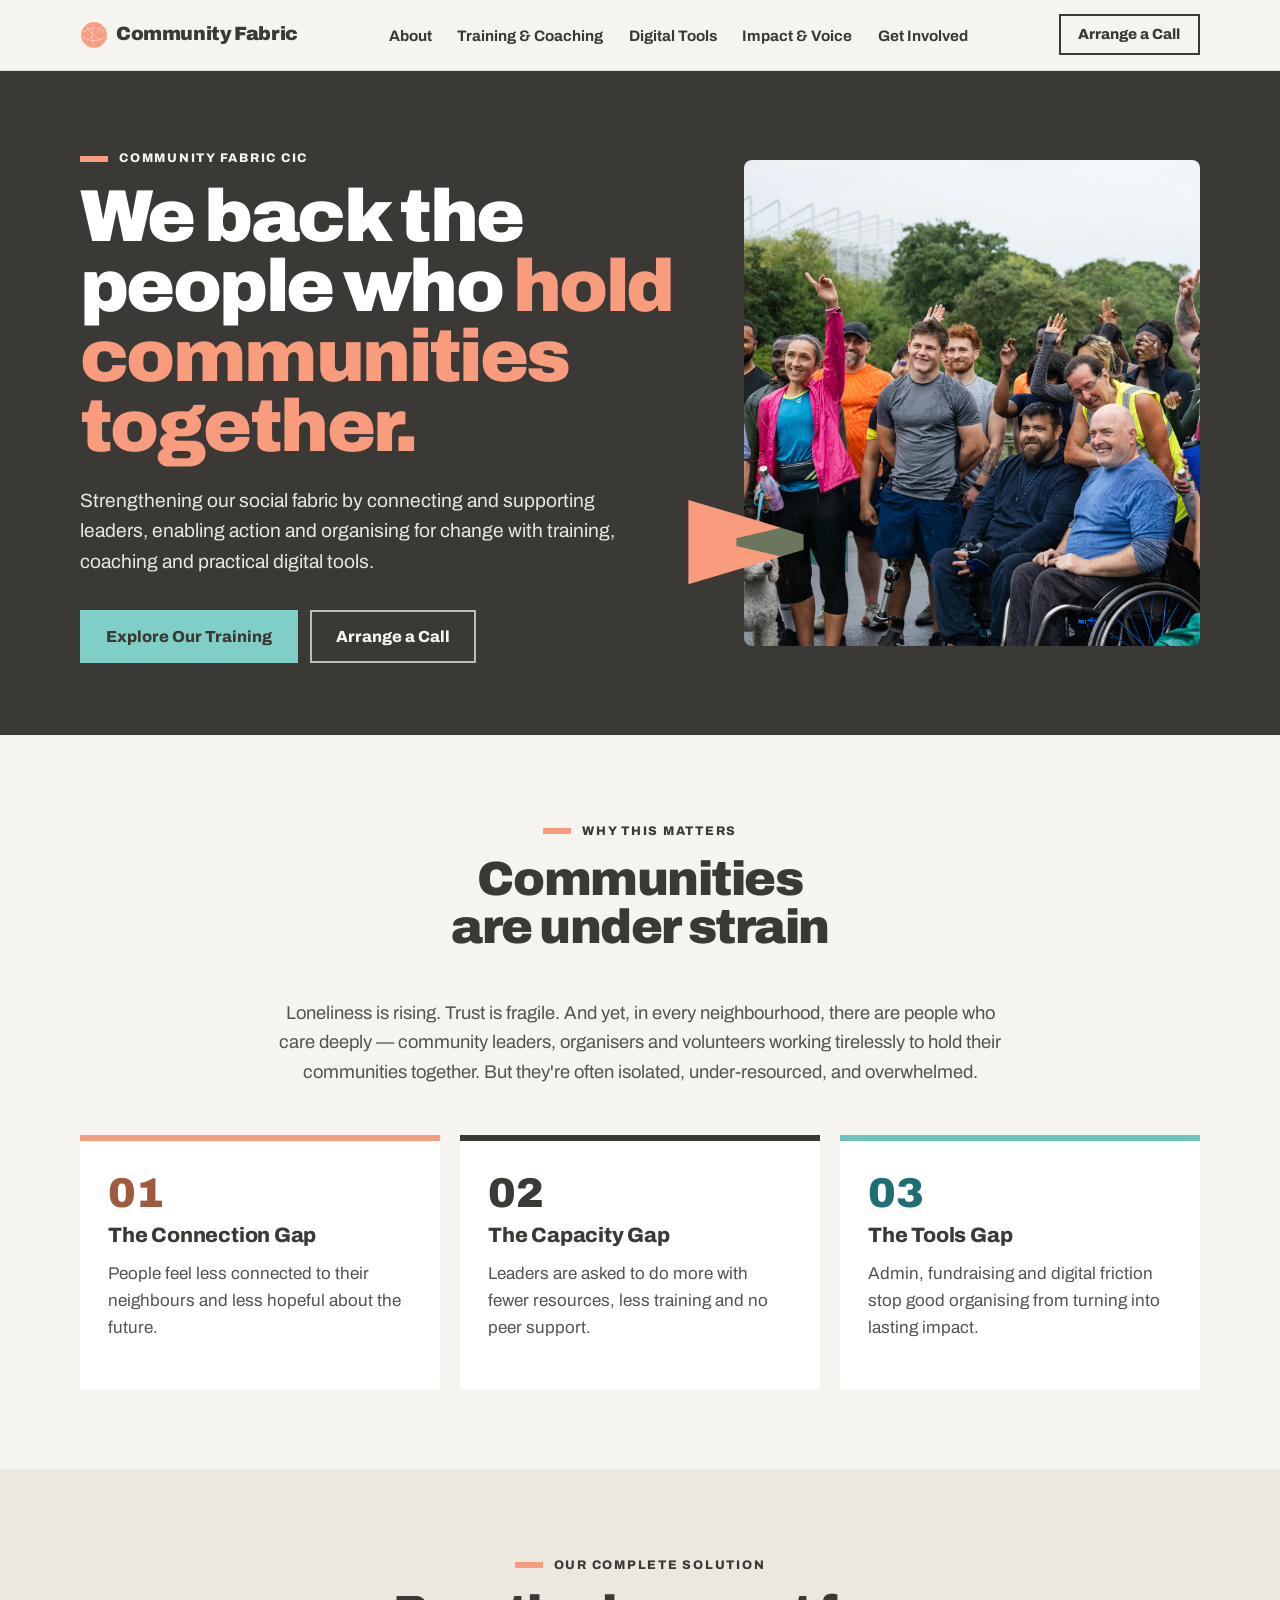
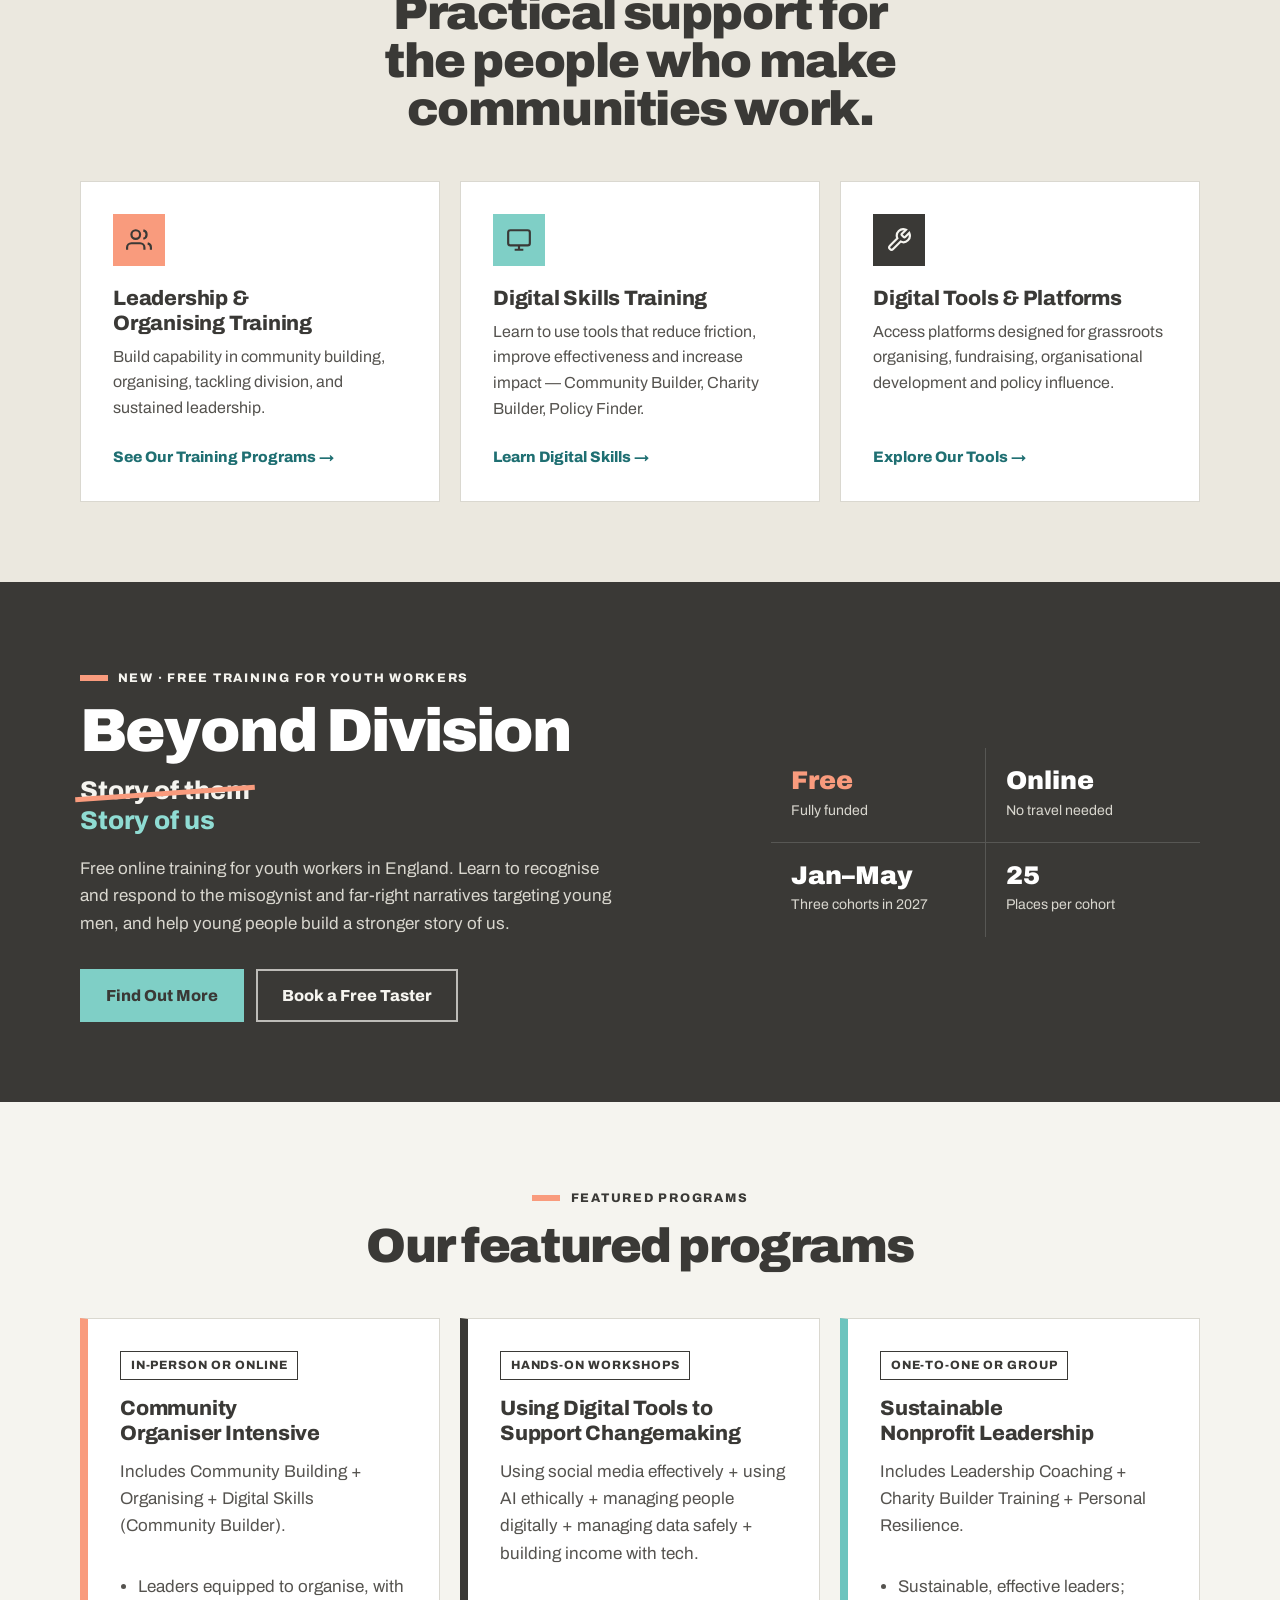
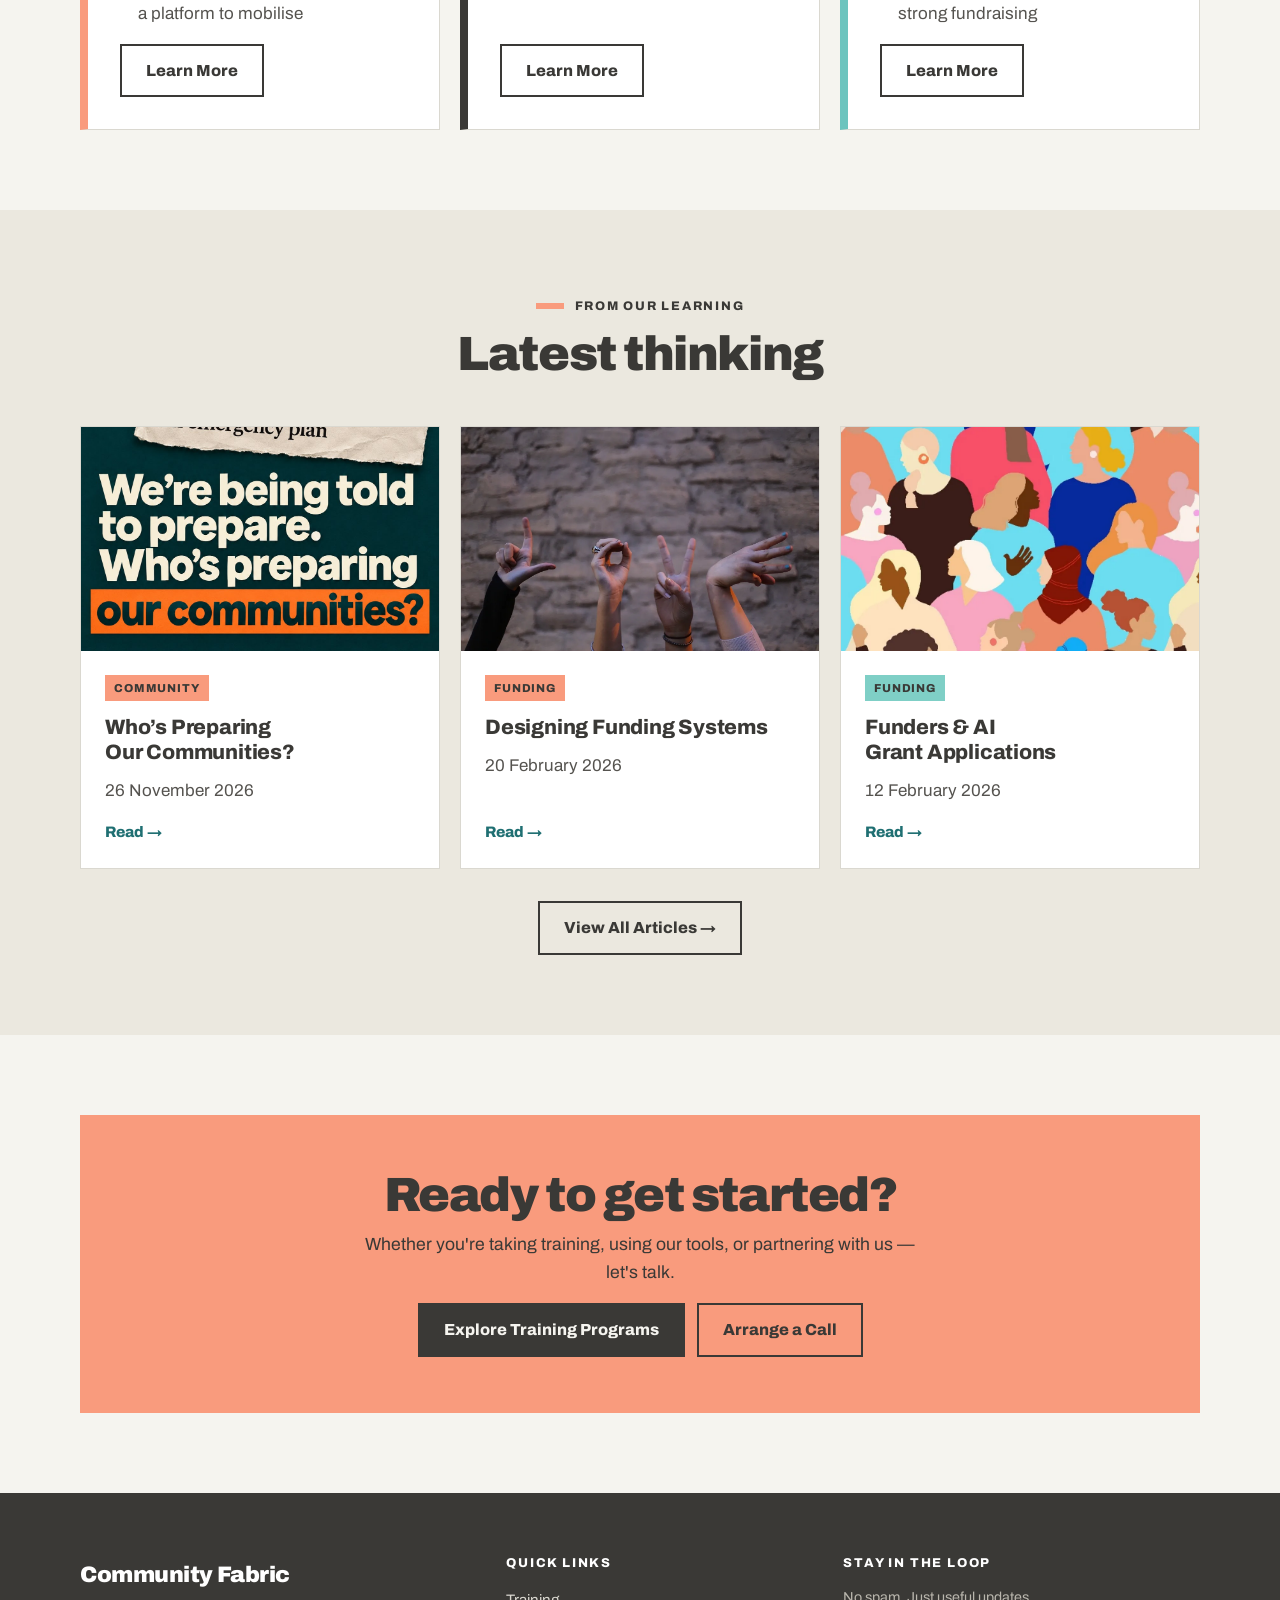
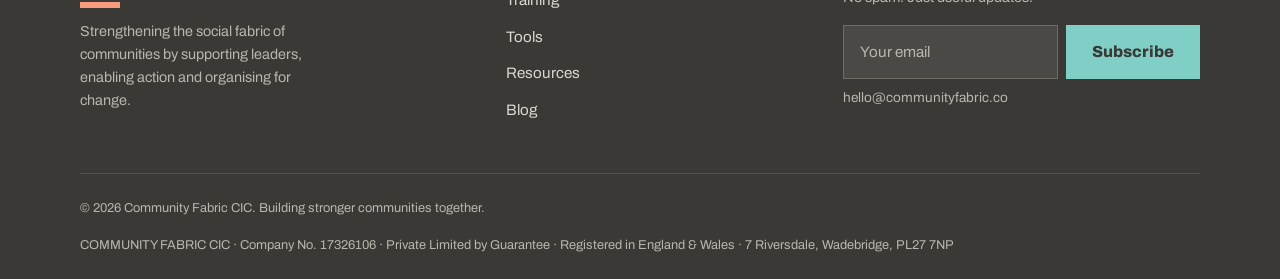
<file: index.html>
<!DOCTYPE html>
<html lang="en">
<head>
    <meta charset="UTF-8">
    <meta name="viewport" content="width=device-width, initial-scale=1.0">
    <title>Community Fabric CIC — Strengthening the Social Fabric of Communities</title>
    <meta name="description" content="Community Fabric CIC supports grassroots leaders through training, coaching, peer networks and digital tools — helping people organise, connect and lead lasting change.">
    <link rel="icon" type="image/png" href="favicon-96x96.png" sizes="96x96">
    <link rel="icon" type="image/svg+xml" href="favicon.svg">
    <link rel="apple-touch-icon" href="apple-touch-icon.png">
    <link rel="manifest" href="site.webmanifest">
    <link rel="preconnect" href="https://fonts.googleapis.com">
    <link href="https://fonts.googleapis.com/css2?family=Archivo:wght@400;500;600;700;800;900&display=swap" rel="stylesheet">
    <link rel="stylesheet" href="styles.css">
</head>
<body>

<header class="site-header">
    <nav class="site-nav">
        <a href="index.html" class="logo"><img width="28" height="28" src="yarn-motif.svg" alt="" class="yarn-motif" style="width:28px;height:28px;">Community Fabric</a>
        <ul class="nav-links">
            <li><a href="about.html">About</a></li>
            <li><a href="training.html">Training &amp; Coaching</a></li>
            <li><a href="resources.html">Digital Tools</a></li>
            <li><a href="impact.html">Impact &amp; Voice</a></li>
            <li><a href="get-involved.html">Get Involved</a></li>
        </ul>
        <div class="nav-cta">
            <a href="get-involved.html#book-a-call" class="btn btn-secondary">Arrange a Call</a>
            <button class="hamburger" type="button" aria-label="Menu" aria-expanded="false" aria-controls="mobile-menu"><span></span><span></span><span></span></button>
        </div>
    </nav>
    <div class="mobile-menu" id="mobile-menu">
        <a href="about.html">About</a>
        <a href="training.html">Training &amp; Coaching</a>
        <a href="resources.html">Digital Tools</a>
        <a href="impact.html">Impact &amp; Voice</a>
        <a href="get-involved.html">Get Involved</a>
        <a href="get-involved.html#book-a-call">Arrange a Call</a>
    </div>
</header>

<section class="home-hero" aria-labelledby="home-title">
    <div class="container home-hero-grid">
        <div>
            <span class="eyebrow">Community Fabric CIC</span>
            <h1 id="home-title">We back the people who <span class="hl">hold communities together.</span></h1>
            <p class="lead">Strengthening our social fabric by connecting and supporting leaders, enabling action and organising for change with training, coaching and practical digital tools.</p>
            <div class="cta-row">
                <a href="training.html" class="btn btn-primary">Explore Our Training</a>
                <a href="get-involved.html#book-a-call" class="btn btn-secondary">Arrange a Call</a>
            </div>
        </div>
        <div class="home-hero-media">
            <picture><source srcset="img/app-header-left.webp" type="image/webp"><img src="img/app-header-left.jpg" alt="A large, diverse group of community members cheering together outdoors" width="1400" height="1494" fetchpriority="high" decoding="async"></picture>
            <span class="beam" aria-hidden="true"></span>
        </div>
    </div>
</section>

<section>
    <div class="container">
        <div class="section-head">
            <span class="eyebrow">Why This Matters</span>
            <h2>Communities are under strain</h2>
        </div>
        <p style="max-width:68ch;margin:0 auto 3rem;text-align:center;font-size:1.15rem;">Loneliness is rising. Trust is fragile. And yet, in every neighbourhood, there are people who care deeply — community leaders, organisers and volunteers working tirelessly to hold their communities together. But they're often isolated, under-resourced, and overwhelmed.</p>
        <div class="grid-3">
            <div class="gap-card">
                <div class="gap-number">01</div>
                <h3>The Connection Gap</h3>
                <p>People feel less connected to their neighbours and less hopeful about the future.</p>
            </div>
            <div class="gap-card">
                <div class="gap-number">02</div>
                <h3>The Capacity Gap</h3>
                <p>Leaders are asked to do more with fewer resources, less training and no peer support.</p>
            </div>
            <div class="gap-card">
                <div class="gap-number">03</div>
                <h3>The Tools Gap</h3>
                <p>Admin, fundraising and digital friction stop good organising from turning into lasting impact.</p>
            </div>
        </div>
    </div>
</section>

<section class="band-sand">
    <div class="container">
        <div class="section-head">
            <span class="eyebrow">Our Complete Solution</span>
            <h2>Practical support for the people who make communities work.</h2>
        </div>
        <div class="grid-3">
            <a href="training.html" class="card">
                <div class="icon-badge coral">
                    <svg width="26" height="26" viewBox="0 0 24 24" fill="none" stroke="currentColor" stroke-width="2"><path d="M17 21v-2a4 4 0 0 0-4-4H5a4 4 0 0 0-4 4v2"/><circle cx="9" cy="7" r="4"/><path d="M23 21v-2a4 4 0 0 0-3-3.87"/><path d="M16 3.13a4 4 0 0 1 0 7.75"/></svg>
                </div>
                <h3>Leadership &amp; Organising Training</h3>
                <p>Build capability in community building, organising, tackling division, and sustained leadership.</p>
                <span class="card-link">See Our Training Programs →</span>
            </a>
            <a href="training.html#digital-skills" class="card">
                <div class="icon-badge teal">
                    <svg width="26" height="26" viewBox="0 0 24 24" fill="none" stroke="currentColor" stroke-width="2"><rect x="2" y="3" width="20" height="14" rx="2"/><path d="M8 21h8M12 17v4"/></svg>
                </div>
                <h3>Digital Skills Training</h3>
                <p>Learn to use tools that reduce friction, improve effectiveness and increase impact — Community Builder, Charity Builder, Policy Finder.</p>
                <span class="card-link">Learn Digital Skills →</span>
            </a>
            <a href="resources.html" class="card">
                <div class="icon-badge sage">
                    <svg width="26" height="26" viewBox="0 0 24 24" fill="none" stroke="currentColor" stroke-width="2"><path d="M14.7 6.3a1 1 0 0 0 0 1.4l1.6 1.6a1 1 0 0 0 1.4 0l3.77-3.77a6 6 0 0 1-7.94 7.94l-6.91 6.91a2.12 2.12 0 0 1-3-3l6.91-6.91a6 6 0 0 1 7.94-7.94l-3.76 3.76z"/></svg>
                </div>
                <h3>Digital Tools &amp; Platforms</h3>
                <p>Access platforms designed for grassroots organising, fundraising, organisational development and policy influence.</p>
                <span class="card-link">Explore Our Tools →</span>
            </a>
        </div>
    </div>
</section>

<section class="promo-band" aria-labelledby="promo-title">
    <div class="container">
        <div class="promo-grid">
            <div>
                <span class="promo-tag">New · Free training for youth workers</span>
                <h2 id="promo-title">Beyond Division</h2>
                <p class="strike"><s>Story of them</s><span>Story of us</span></p>
                <p>Free online training for youth workers in England. Learn to recognise and respond to the misogynist and far-right narratives targeting young men, and help young people build a stronger story of us.</p>
                <div class="cta-row mt-2">
                    <a href="beyond-division.html" class="btn btn-primary">Find Out More</a>
                    <a href="beyond-division.html#dates" class="btn btn-secondary">Book a Free Taster</a>
                </div>
            </div>
            <ul class="promo-facts">
                <li><b>Free</b><span>Fully funded</span></li>
                <li><b>Online</b><span>No travel needed</span></li>
                <li><b>Jan–May</b><span>Three cohorts in 2027</span></li>
                <li><b>25</b><span>Places per cohort</span></li>
            </ul>
        </div>
    </div>
</section>

<section>
    <div class="container">
        <div class="section-head">
            <span class="eyebrow">Featured Programs</span>
            <h2>Our featured programs</h2>
        </div>
        <div class="grid-3">
            <div class="program-card">
                <span class="duration">In-person or online</span>
                <h3>Community Organiser Intensive</h3>
                <p>Includes Community Building + Organising + Digital Skills (Community Builder).</p>
                <ul>
                    <li>Leaders equipped to organise, with a platform to mobilise</li>
                </ul>
                <a href="training.html" class="btn btn-secondary" style="margin-top:0.5rem;">Learn More</a>
            </div>
            <div class="program-card">
                <span class="duration">Hands-on workshops</span>
                <h3>Using Digital Tools to Support Changemaking</h3>
                <p>Using social media effectively + using AI ethically + managing people digitally + managing data safely + building income with tech.</p>
                <a href="training.html#digital-skills" class="btn btn-secondary" style="margin-top:0.5rem;">Learn More</a>
            </div>
            <div class="program-card">
                <span class="duration">One-to-one or group</span>
                <h3>Sustainable Nonprofit Leadership</h3>
                <p>Includes Leadership Coaching + Charity Builder Training + Personal Resilience.</p>
                <ul>
                    <li>Sustainable, effective leaders; strong fundraising</li>
                </ul>
                <a href="training.html" class="btn btn-secondary" style="margin-top:0.5rem;">Learn More</a>
            </div>
        </div>
    </div>
</section>

<section class="band-sand">
    <div class="container">
        <div class="section-head">
            <span class="eyebrow">From Our Learning</span>
            <h2>Latest thinking</h2>
        </div>
        <div class="grid-3" id="latest-posts">
            <a href="blog/whos-preparing-our-communities.html" class="post-card">
                <div class="post-card-thumb"><img src="img/blog4.jpg" alt="" width="1122" height="1402" loading="lazy" decoding="async" style="object-position:50% 100%"></div>
                <div class="post-card-body">
                    <span class="post-card-tag">Community</span>
                    <h3>Who’s Preparing Our Communities?</h3>
                    <p>26 November 2026</p>
                    <span class="card-link">Read →</span>
                </div>
            </a>
            <a href="blog/designing-funding-systems.html" class="post-card">
                <div class="post-card-thumb"><picture><source srcset="img/comm10.webp" type="image/webp"><img src="img/comm10.jpg" alt="" width="1280" height="807" loading="lazy" decoding="async"></picture></div>
                <div class="post-card-body">
                    <span class="post-card-tag">Funding</span>
                    <h3>Designing Funding Systems</h3>
                    <p>20 February 2026</p>
                    <span class="card-link">Read →</span>
                </div>
            </a>
            <a href="blog/funders-ai-grant-applications.html" class="post-card">
                <div class="post-card-thumb"><picture><source srcset="img/comm9.webp" type="image/webp"><img src="img/comm9.jpg" alt="" width="960" height="1280" loading="lazy" decoding="async"></picture></div>
                <div class="post-card-body">
                    <span class="post-card-tag teal">Funding</span>
                    <h3>Funders &amp; AI Grant Applications</h3>
                    <p>12 February 2026</p>
                    <span class="card-link">Read →</span>
                </div>
            </a>
        </div>
        <div class="text-center mt-2">
            <a href="blog.html" class="btn btn-secondary">View All Articles →</a>
        </div>
    </div>
</section>

<section>
    <div class="container">
        <div class="cta-banner">
            <h2>Ready to get started?</h2>
            <p>Whether you're taking training, using our tools, or partnering with us — let's talk.</p>
            <div class="cta-row">
                <a href="training.html" class="btn btn-primary">Explore Training Programs</a>
                <a href="get-involved.html#book-a-call" class="btn btn-secondary">Arrange a Call</a>
            </div>
        </div>
    </div>
</section>

<footer class="site-footer">
    <div class="container">
        <div class="footer-grid">
            <div>
                <div class="footer-logo">Community Fabric</div>
                <p style="color:#a8a29e;font-size:0.9rem;max-width:32ch;">Strengthening the social fabric of communities by supporting leaders, enabling action and organising for change.</p>
            </div>
            <div>
                <h4>Quick Links</h4>
                <ul>
                    <li><a href="training.html">Training</a></li>
                    <li><a href="resources.html">Tools</a></li>
                    <li><a href="resources.html#guides">Resources</a></li>
                    <li><a href="blog.html">Blog</a></li>
                </ul>
            </div>
            <div>
                <h4>Stay in the loop</h4>
                <p style="color:#a8a29e;font-size:0.9rem;">No spam. Just useful updates.</p>
                <form class="newsletter-form" action="https://formspree.io/f/mpqjjjvd" method="POST">
                    <label for="footer-email" class="visually-hidden">Email address for updates</label>
                    <input type="email" id="footer-email" name="email" placeholder="Your email" autocomplete="email" required>
                    <button type="submit" class="btn btn-primary">Subscribe</button>
                </form>
                <p class="form-success" role="status">Thanks — you're on the list.</p>
                <p style="color:#a8a29e;font-size:0.85rem;">hello@communityfabric.co</p>
            </div>
        </div>
        <div class="footer-bottom">
            <span>© 2026 Community Fabric CIC. Building stronger communities together.</span>
            <span>COMMUNITY FABRIC CIC · Company No. 17326106 · Private Limited by Guarantee · Registered in England &amp; Wales · 7 Riversdale, Wadebridge, PL27 7NP</span>
        </div>
    </div>
</footer>

<script src="site.js"></script>
</body>
</html>
</file>
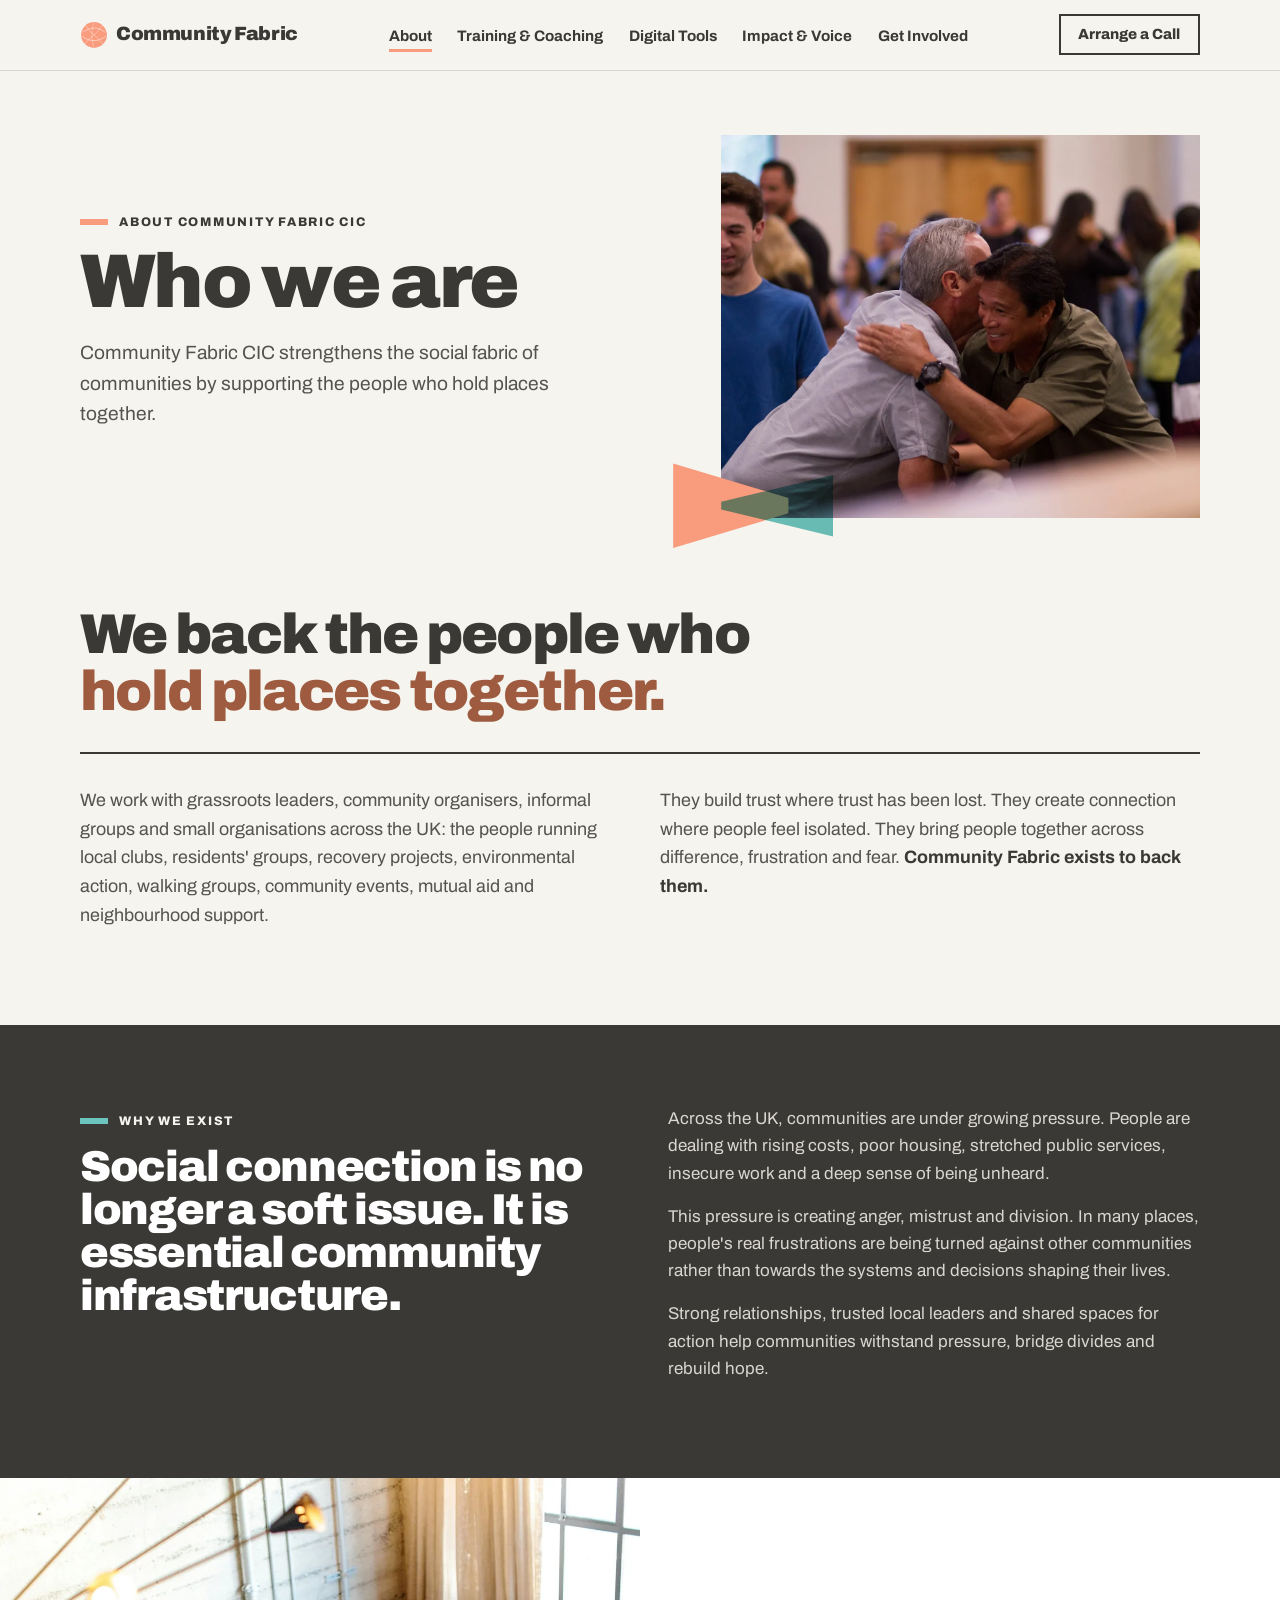
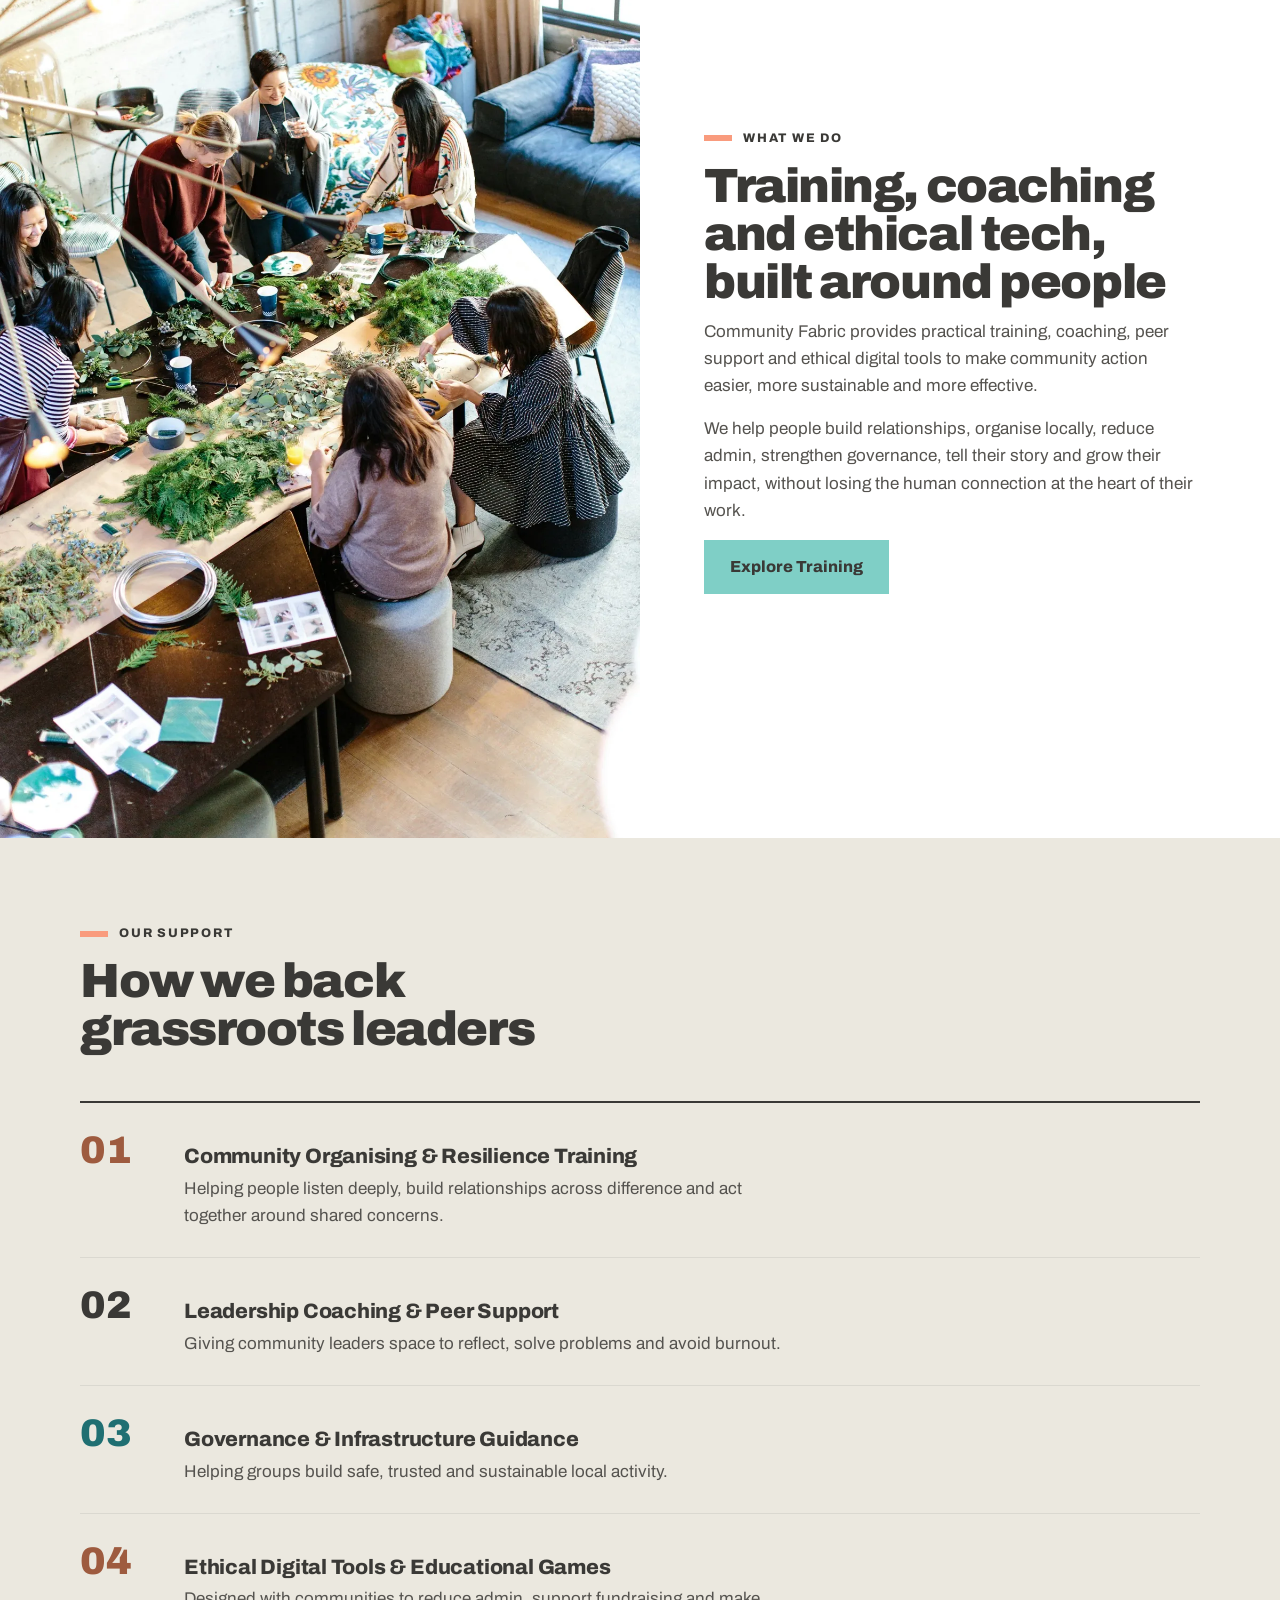
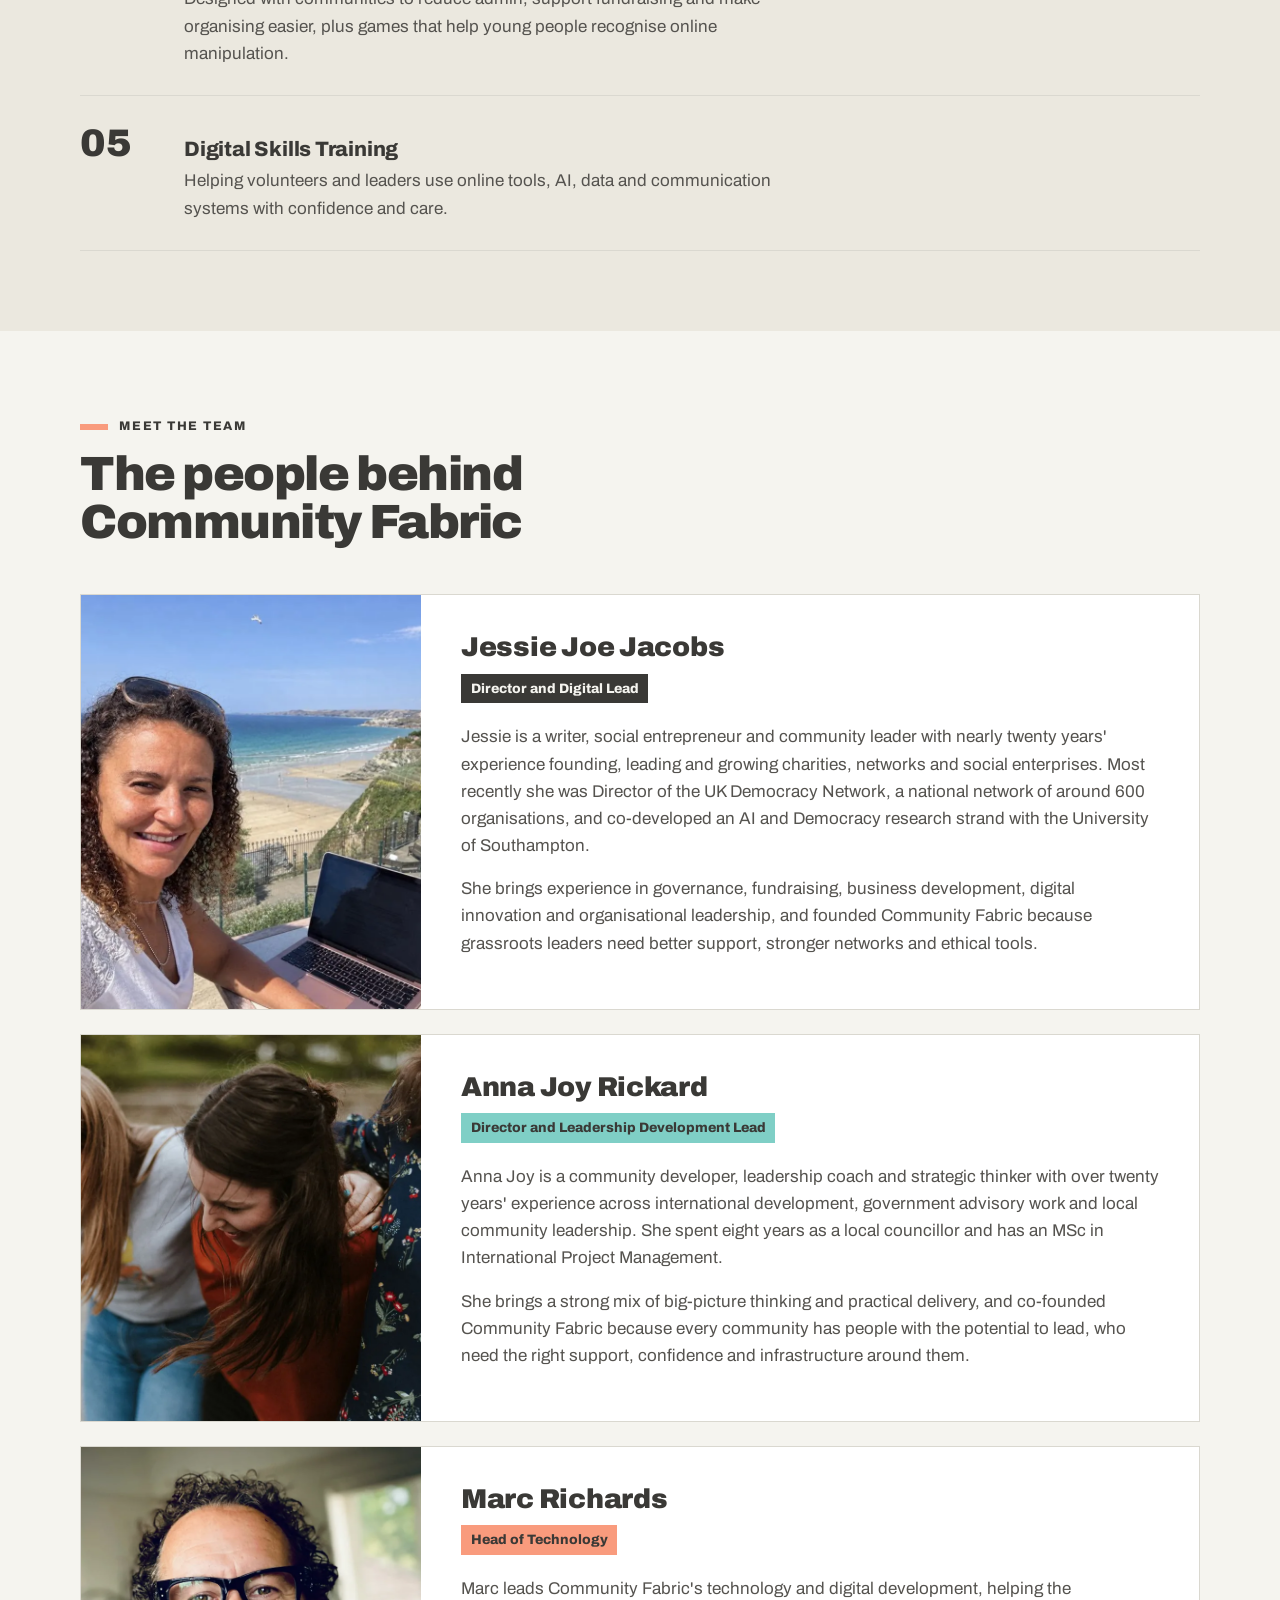
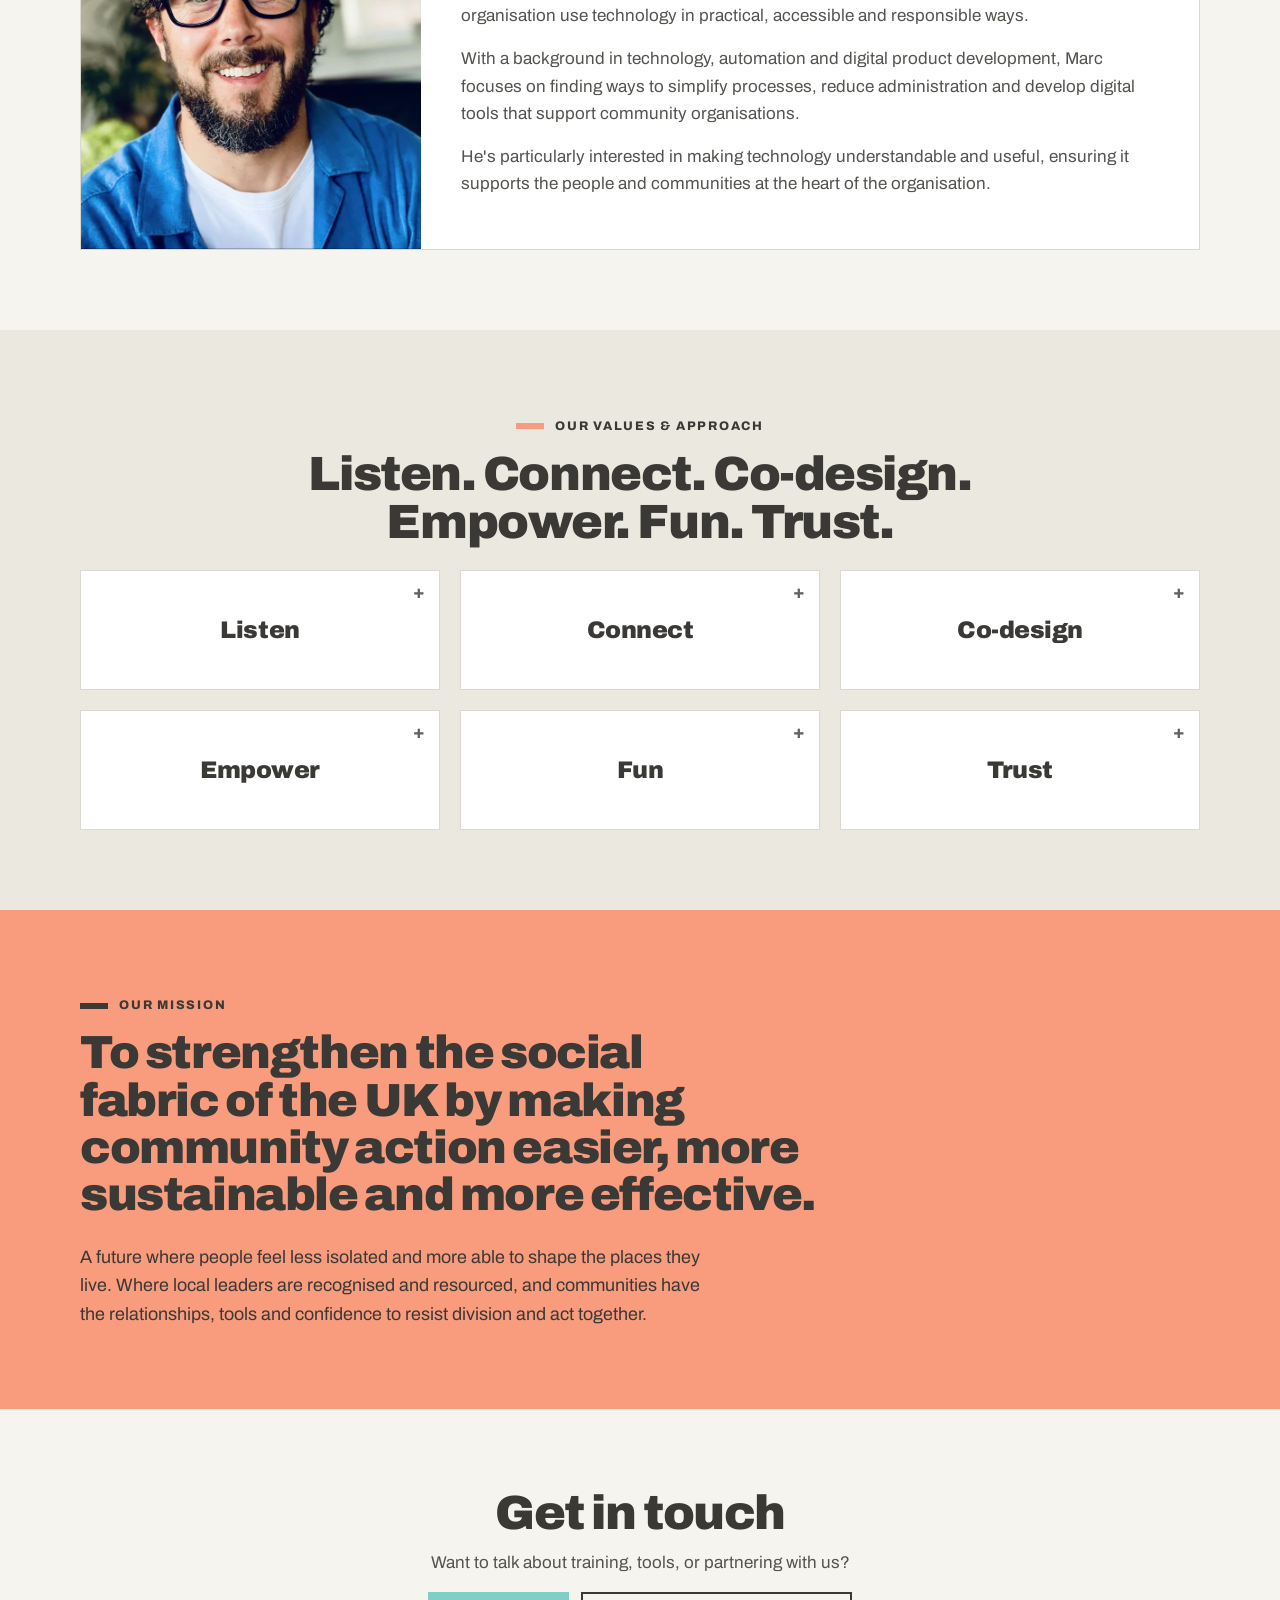
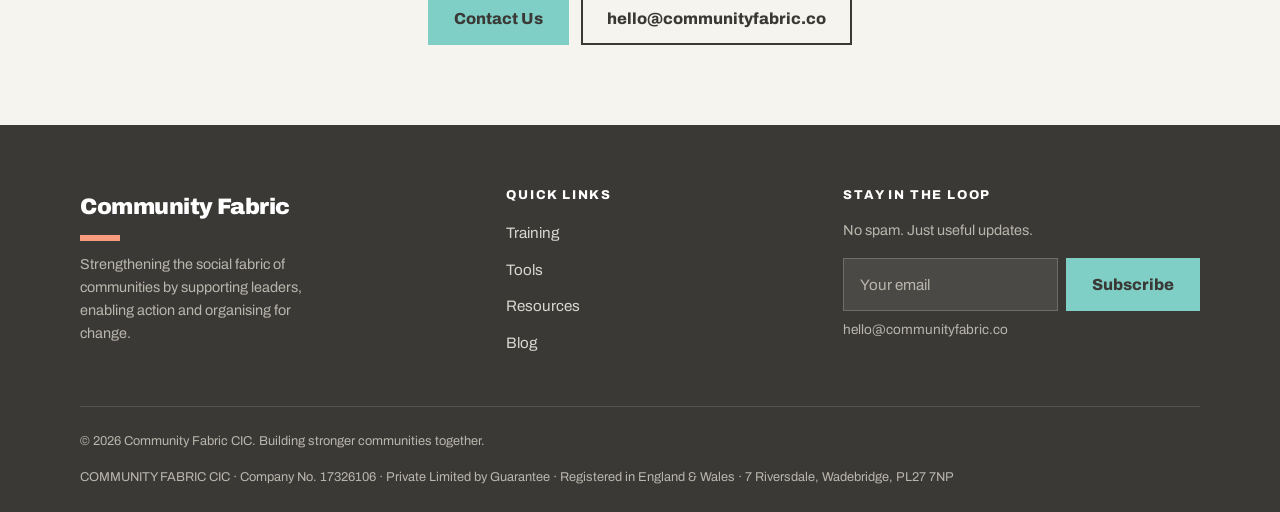
<file: about.html>
<!DOCTYPE html>
<html lang="en">
<head>
    <meta charset="UTF-8">
    <meta name="viewport" content="width=device-width, initial-scale=1.0">
    <title>About Us — Community Fabric CIC</title>
    <meta name="description" content="Community Fabric CIC strengthens the social fabric of communities by supporting the people who hold places together.">
    <link rel="icon" type="image/png" href="favicon-96x96.png" sizes="96x96">
    <link rel="icon" type="image/svg+xml" href="favicon.svg">
    <link rel="apple-touch-icon" href="apple-touch-icon.png">
    <link rel="manifest" href="site.webmanifest">
    <link rel="preconnect" href="https://fonts.googleapis.com">
    <link href="https://fonts.googleapis.com/css2?family=Archivo:wght@400;500;600;700;800;900&display=swap" rel="stylesheet">
    <link rel="stylesheet" href="styles.css">
    <style>
        .about-intro { padding-top: 1rem; }
        .intro-cols { display: grid; grid-template-columns: 1fr 1fr; gap: 2.5rem; border-top: 2px solid var(--ink); padding-top: 2rem; }
        .intro-cols p { font-size: 1.12rem; }
        .why-grid { display: grid; grid-template-columns: 1fr 1fr; gap: 3.5rem; align-items: start; }
        .why-grid h2 { font-size: clamp(1.8rem, 3.6vw, 2.7rem); }

        .split-section { padding: 0; background: var(--paper); }
        .split { display: grid; grid-template-columns: 1fr 1fr; min-height: 480px; }
        .split-media img { width: 100%; height: 100%; object-fit: cover; }
        .split-text { padding: 4rem max(1.25rem, calc((100vw - var(--container-width)) / 2 + 1.25rem)) 4rem 4rem; align-self: center; }

        .team-list { display: grid; gap: 1.5rem; }
        .team-row { display: grid; grid-template-columns: 340px 1fr; background: var(--paper); border: 1px solid var(--line); }
        .team-row-photo img { width: 100%; height: 100%; min-height: 300px; object-fit: cover; }
        .team-row-body { padding: 2.25rem 2.5rem; }
        .team-row-body h3 { font-size: 1.7rem; font-weight: 900; margin-bottom: 0.6rem; }
        .team-role { display: inline-block; background: var(--ink); color: var(--cream); font-weight: 800; font-size: 0.85rem; padding: 0.25rem 0.6rem; margin-bottom: 1.25rem; }
        .team-row:nth-child(2) .team-role { background: var(--teal-fill); color: var(--ink); }
        .team-row:nth-child(3) .team-role { background: var(--coral); color: var(--ink); }

        .band-coral .statement { max-width: 24ch; font-size: clamp(1.8rem, 4vw, 2.9rem); margin-bottom: 1.5rem; }
        .band-sub { font-size: 1.12rem; max-width: 62ch; margin: 0; }

        @media (max-width: 860px) {
            .intro-cols, .why-grid, .split { grid-template-columns: 1fr; gap: 1.5rem; }
            .split-media { height: 260px; }
            .split-text { padding: 2.5rem 1.25rem; }
            .team-row { grid-template-columns: 1fr; }
            .team-row-photo img { min-height: 0; height: 260px; }
            .team-row-body { padding: 1.75rem; }
        }
    </style>
</head>
<body>

<header class="site-header">
    <nav class="site-nav">
        <a href="index.html" class="logo"><img width="28" height="28" src="yarn-motif.svg" alt="" class="yarn-motif" style="width:28px;height:28px;">Community Fabric</a>
        <ul class="nav-links">
            <li><a href="about.html" class="active">About</a></li>
            <li><a href="training.html">Training &amp; Coaching</a></li>
            <li><a href="resources.html">Digital Tools</a></li>
            <li><a href="impact.html">Impact &amp; Voice</a></li>
            <li><a href="get-involved.html">Get Involved</a></li>
        </ul>
        <div class="nav-cta">
            <a href="get-involved.html#book-a-call" class="btn btn-secondary">Arrange a Call</a>
            <button class="hamburger" type="button" aria-label="Menu" aria-expanded="false" aria-controls="mobile-menu"><span></span><span></span><span></span></button>
        </div>
    </nav>
    <div class="mobile-menu" id="mobile-menu">
        <a href="about.html">About</a>
        <a href="training.html">Training &amp; Coaching</a>
        <a href="resources.html">Digital Tools</a>
        <a href="impact.html">Impact &amp; Voice</a>
        <a href="get-involved.html">Get Involved</a>
        <a href="get-involved.html#book-a-call">Arrange a Call</a>
    </div>
</header>

<section class="page-hero">
    <div class="container page-hero-grid">
        <div>
            <span class="eyebrow">About Community Fabric CIC</span>
            <h1>Who we are</h1>
            <p class="subhead">Community Fabric CIC strengthens the social fabric of communities by supporting the people who hold places together.</p>
        </div>
        <div class="page-hero-media">
            <picture><source srcset="img/hero1.webp" type="image/webp"><img src="img/hero1.jpg" alt="Two community members embracing at a busy community event" width="1600" height="1067" fetchpriority="high" decoding="async"></picture>
            <span class="beam" aria-hidden="true"></span>
        </div>
    </div>
</section>

<section class="about-intro" id="story">
    <div class="container">
        <p class="statement">We back the people who <span class="hl">hold places together.</span></p>
        <div class="intro-cols">
            <p>We work with grassroots leaders, community organisers, informal groups and small organisations across the UK: the people running local clubs, residents' groups, recovery projects, environmental action, walking groups, community events, mutual aid and neighbourhood support.</p>
            <p>They build trust where trust has been lost. They create connection where people feel isolated. They bring people together across difference, frustration and fear. <strong>Community Fabric exists to back them.</strong></p>
        </div>
    </div>
</section>

<section class="band-ink" id="mission">
    <div class="container">
        <div class="why-grid">
            <div>
                <span class="eyebrow">Why we exist</span>
                <h2>Social connection is no longer a soft issue. It is essential community infrastructure.</h2>
            </div>
            <div>
                <p>Across the UK, communities are under growing pressure. People are dealing with rising costs, poor housing, stretched public services, insecure work and a deep sense of being unheard.</p>
                <p>This pressure is creating anger, mistrust and division. In many places, people's real frustrations are being turned against other communities rather than towards the systems and decisions shaping their lives.</p>
                <p>Strong relationships, trusted local leaders and shared spaces for action help communities withstand pressure, bridge divides and rebuild hope.</p>
            </div>
        </div>
    </div>
</section>

<section class="split-section">
    <div class="split">
        <div class="split-media"><picture><source srcset="img/comm8.webp" type="image/webp"><img src="img/comm8.jpg" alt="People working side by side around a long table at a hands-on community workshop" width="1200" height="1800" loading="lazy" decoding="async" style="object-position:50% 45%"></picture></div>
        <div class="split-text">
            <span class="eyebrow">What we do</span>
            <h2>Training, coaching and ethical tech, built around people</h2>
            <p>Community Fabric provides practical training, coaching, peer support and ethical digital tools to make community action easier, more sustainable and more effective.</p>
            <p>We help people build relationships, organise locally, reduce admin, strengthen governance, tell their story and grow their impact, without losing the human connection at the heart of their work.</p>
            <a href="training.html" class="btn btn-primary">Explore Training</a>
        </div>
    </div>
</section>

<section class="band-sand" id="support">
    <div class="container">
        <div class="section-head left">
            <span class="eyebrow">Our Support</span>
            <h2>How we back grassroots leaders</h2>
        </div>
        <ol class="num-list">
            <li><span class="num">01</span><div><h3>Community Organising &amp; Resilience Training</h3><p>Helping people listen deeply, build relationships across difference and act together around shared concerns.</p></div></li>
            <li><span class="num">02</span><div><h3>Leadership Coaching &amp; Peer Support</h3><p>Giving community leaders space to reflect, solve problems and avoid burnout.</p></div></li>
            <li><span class="num">03</span><div><h3>Governance &amp; Infrastructure Guidance</h3><p>Helping groups build safe, trusted and sustainable local activity.</p></div></li>
            <li><span class="num">04</span><div><h3>Ethical Digital Tools &amp; Educational Games</h3><p>Designed with communities to reduce admin, support fundraising and make organising easier, plus games that help young people recognise online manipulation.</p></div></li>
            <li><span class="num">05</span><div><h3>Digital Skills Training</h3><p>Helping volunteers and leaders use online tools, AI, data and communication systems with confidence and care.</p></div></li>
        </ol>
    </div>
</section>

<section id="team">
    <div class="container">
        <div class="section-head left">
            <span class="eyebrow">Meet the Team</span>
            <h2>The people behind Community Fabric</h2>
        </div>
        <div class="team-list">
            <article class="team-row">
                <div class="team-row-photo"><picture><source srcset="img/j1.webp" type="image/webp"><img src="img/j1.jpg" alt="Jessie Joe Jacobs" style="object-position:20% 40%;" width="871" height="870" loading="lazy" decoding="async"></picture></div>
                <div class="team-row-body">
                    <h3>Jessie Joe Jacobs</h3>
                    <p class="team-role">Director and Digital Lead</p>
                    <p>Jessie is a writer, social entrepreneur and community leader with nearly twenty years' experience founding, leading and growing charities, networks and social enterprises. Most recently she was Director of the UK Democracy Network, a national network of around 600 organisations, and co-developed an AI and Democracy research strand with the University of Southampton.</p>
                    <p>She brings experience in governance, fundraising, business development, digital innovation and organisational leadership, and founded Community Fabric because grassroots leaders need better support, stronger networks and ethical tools.</p>
                </div>
            </article>
            <article class="team-row">
                <div class="team-row-photo"><picture><source srcset="img/jessie.webp" type="image/webp"><img src="img/jessie.jpg" alt="Anna Joy Rickard" width="1200" height="800" loading="lazy" decoding="async"></picture></div>
                <div class="team-row-body">
                    <h3>Anna Joy Rickard</h3>
                    <p class="team-role">Director and Leadership Development Lead</p>
                    <p>Anna Joy is a community developer, leadership coach and strategic thinker with over twenty years' experience across international development, government advisory work and local community leadership. She spent eight years as a local councillor and has an MSc in International Project Management.</p>
                    <p>She brings a strong mix of big-picture thinking and practical delivery, and co-founded Community Fabric because every community has people with the potential to lead, who need the right support, confidence and infrastructure around them.</p>
                </div>
            </article>
            <article class="team-row">
                <div class="team-row-photo"><picture><source srcset="img/marc.webp" type="image/webp"><img src="img/marc.jpg" alt="Marc Richards" style="object-position:50% 35%;" width="900" height="891" loading="lazy" decoding="async"></picture></div>
                <div class="team-row-body">
                    <h3>Marc Richards</h3>
                    <p class="team-role">Head of Technology</p>
                    <p>Marc leads Community Fabric's technology and digital development, helping the organisation use technology in practical, accessible and responsible ways.</p>
                    <p>With a background in technology, automation and digital product development, Marc focuses on finding ways to simplify processes, reduce administration and develop digital tools that support community organisations.</p>
                    <p>He's particularly interested in making technology understandable and useful, ensuring it supports the people and communities at the heart of the organisation.</p>
                </div>
            </article>
        </div>
    </div>
</section>

<section class="band-sand" id="approach">
    <div class="container">
        <div class="section-head" style="margin-bottom:1.5rem;">
            <span class="eyebrow">Our Values &amp; Approach</span>
            <h2>Listen. Connect. Co-design. Empower. Fun. Trust.</h2>
        </div>
        <div class="grid-3">
            <div class="flip-card"><div class="flip-card-inner">
                <div class="flip-card-front">Listen</div>
                <div class="flip-card-back">We start by listening deeply to what communities actually need.</div>
            </div></div>
            <div class="flip-card"><div class="flip-card-inner">
                <div class="flip-card-front">Connect</div>
                <div class="flip-card-back">We build relationships across difference, frustration and fear.</div>
            </div></div>
            <div class="flip-card"><div class="flip-card-inner">
                <div class="flip-card-front">Co-design</div>
                <div class="flip-card-back">Our tools and training are shaped with communities, not for them.</div>
            </div></div>
            <div class="flip-card"><div class="flip-card-inner">
                <div class="flip-card-front">Empower</div>
                <div class="flip-card-back">We equip leaders with skills, confidence and lasting infrastructure.</div>
            </div></div>
            <div class="flip-card"><div class="flip-card-inner">
                <div class="flip-card-front">Fun</div>
                <div class="flip-card-back">Community action should feel human, warm and enjoyable — not another burden.</div>
            </div></div>
            <div class="flip-card"><div class="flip-card-inner">
                <div class="flip-card-front">Trust</div>
                <div class="flip-card-back">Trusted local leaders and shared spaces for action help communities rebuild hope.</div>
            </div></div>
        </div>
    </div>
</section>

<section class="band-coral" id="change">
    <div class="container">
        <span class="eyebrow">Our mission</span>
        <p class="statement">To strengthen the social fabric of the UK by making community action easier, more sustainable and more effective.</p>
        <p class="band-sub">A future where people feel less isolated and more able to shape the places they live. Where local leaders are recognised and resourced, and communities have the relationships, tools and confidence to resist division and act together.</p>
    </div>
</section>

<section id="contact">
    <div class="container text-center" style="max-width:600px;">
        <h2>Get in touch</h2>
        <p>Want to talk about training, tools, or partnering with us?</p>
        <div class="cta-row" style="justify-content:center;">
            <a href="get-involved.html#contact" class="btn btn-primary">Contact Us</a>
            <a href="mailto:hello@communityfabric.co" class="btn btn-secondary">hello@communityfabric.co</a>
        </div>
    </div>
</section>

<footer class="site-footer">
    <div class="container">
        <div class="footer-grid">
            <div>
                <div class="footer-logo">Community Fabric</div>
                <p style="color:#a8a29e;font-size:0.9rem;max-width:32ch;">Strengthening the social fabric of communities by supporting leaders, enabling action and organising for change.</p>
            </div>
            <div>
                <h4>Quick Links</h4>
                <ul>
                    <li><a href="training.html">Training</a></li>
                    <li><a href="resources.html">Tools</a></li>
                    <li><a href="resources.html#guides">Resources</a></li>
                    <li><a href="blog.html">Blog</a></li>
                </ul>
            </div>
            <div>
                <h4>Stay in the loop</h4>
                <p style="color:#a8a29e;font-size:0.9rem;">No spam. Just useful updates.</p>
                <form class="newsletter-form" action="https://formspree.io/f/mpqjjjvd" method="POST">
                    <label for="footer-email" class="visually-hidden">Email address for updates</label>
                    <input type="email" id="footer-email" name="email" placeholder="Your email" autocomplete="email" required>
                    <button type="submit" class="btn btn-primary">Subscribe</button>
                </form>
                <p class="form-success" role="status">Thanks — you're on the list.</p>
                <p style="color:#a8a29e;font-size:0.85rem;">hello@communityfabric.co</p>
            </div>
        </div>
        <div class="footer-bottom">
            <span>© 2026 Community Fabric CIC. Building stronger communities together.</span>
            <span>COMMUNITY FABRIC CIC · Company No. 17326106 · Private Limited by Guarantee · Registered in England &amp; Wales · 7 Riversdale, Wadebridge, PL27 7NP</span>
        </div>
    </div>
</footer>

<script src="site.js"></script>
</body>
</html>
</file>
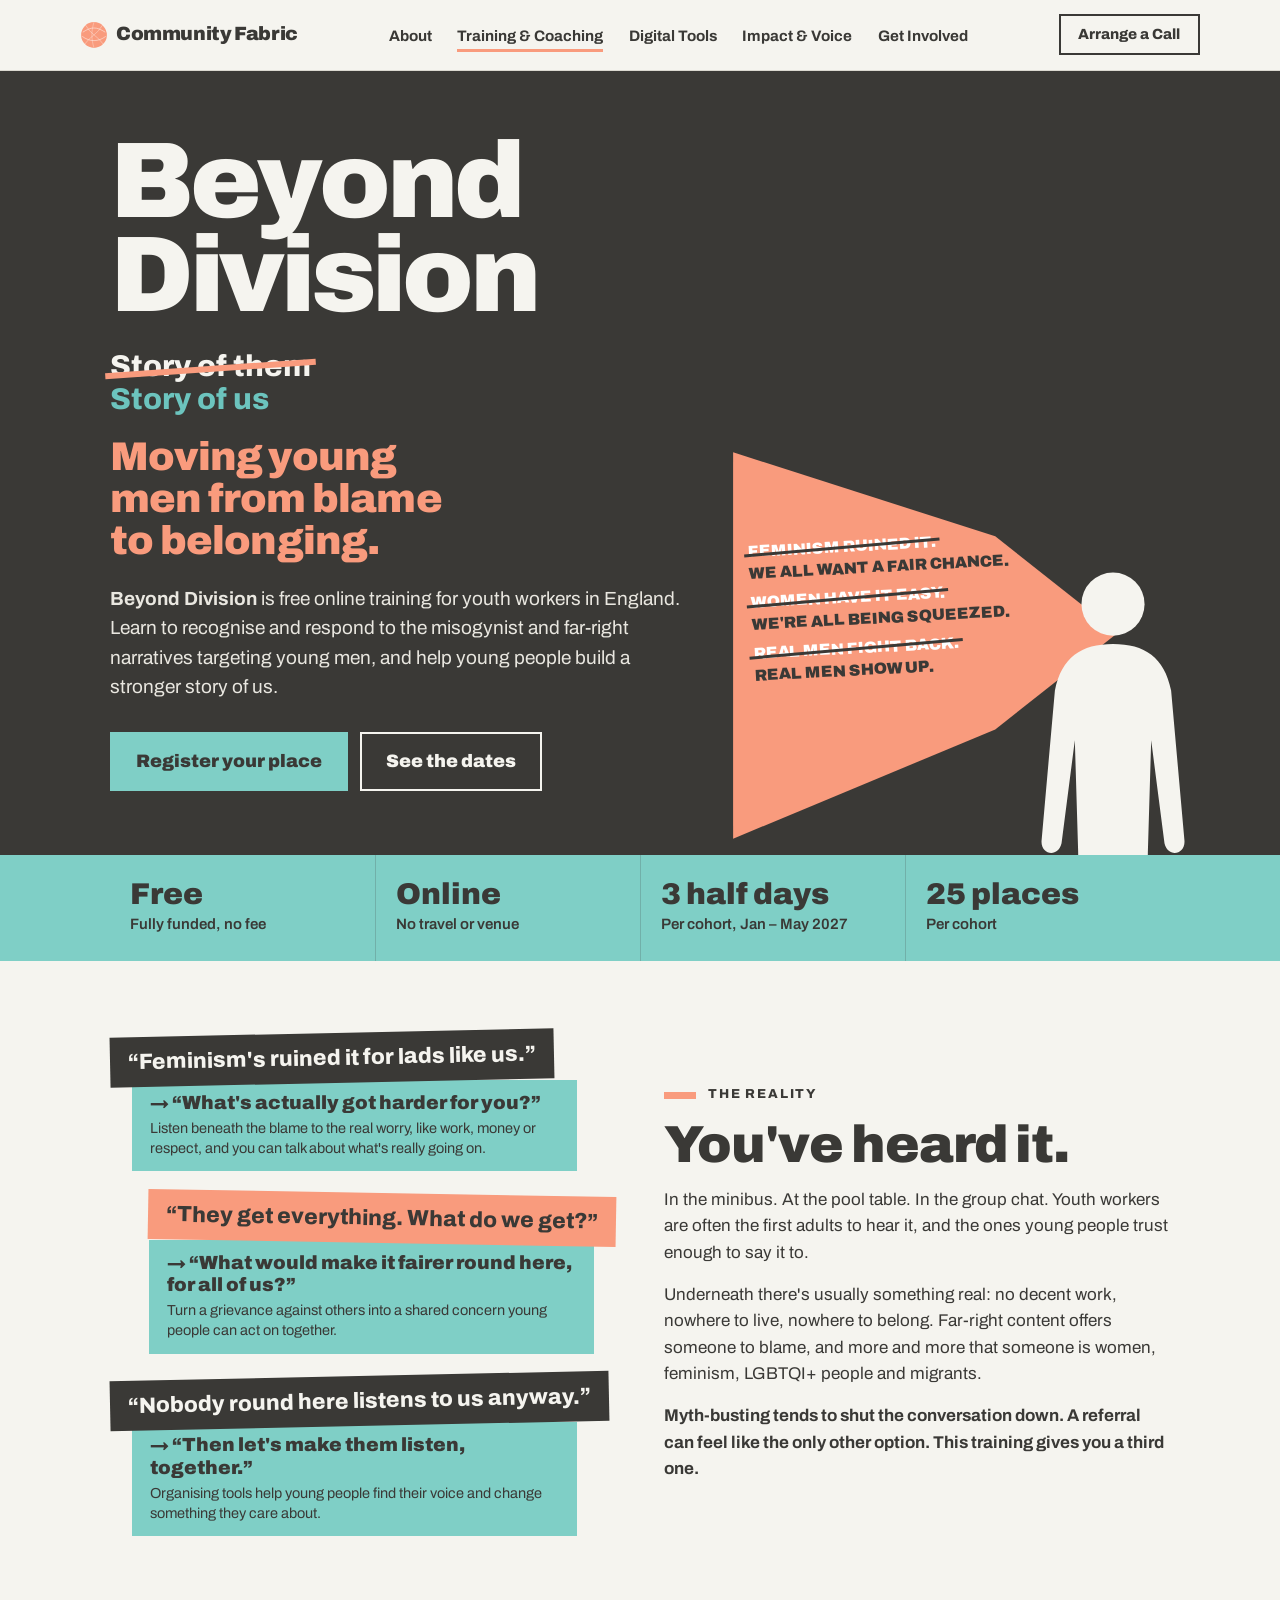
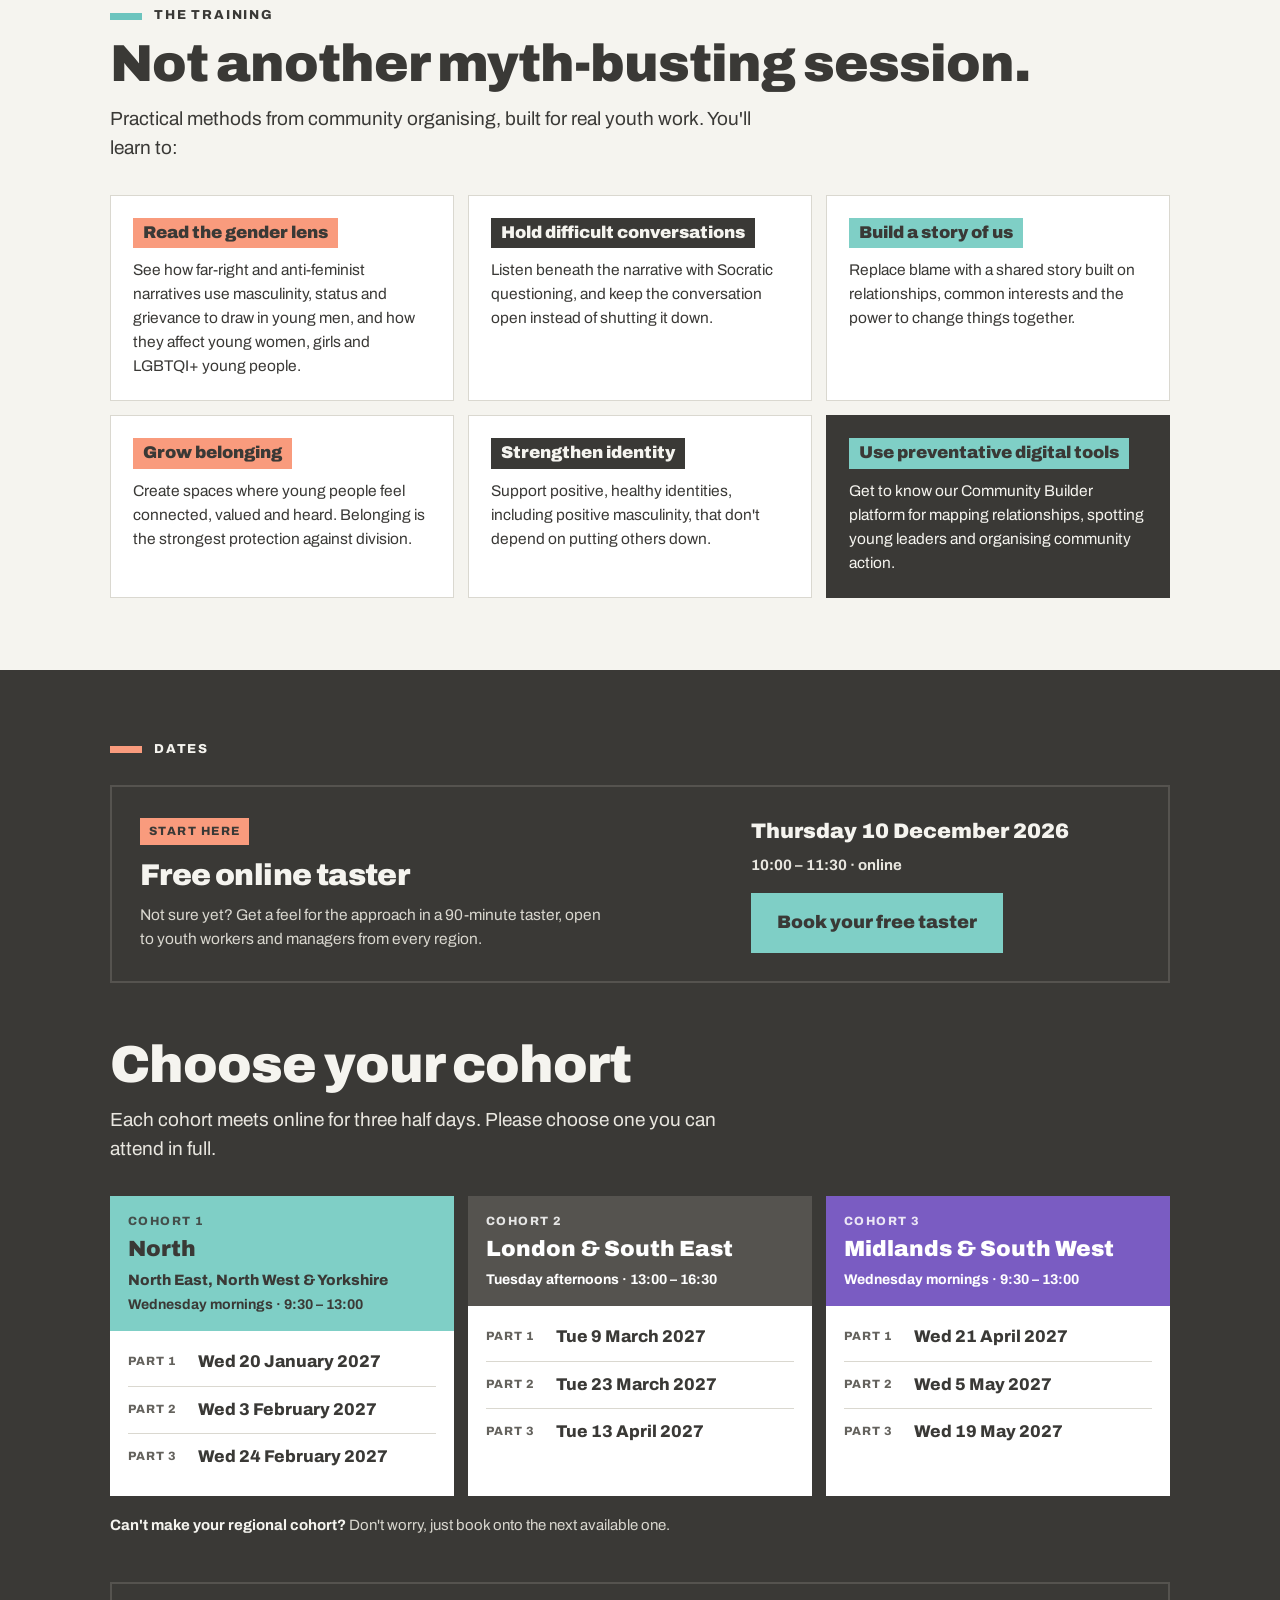
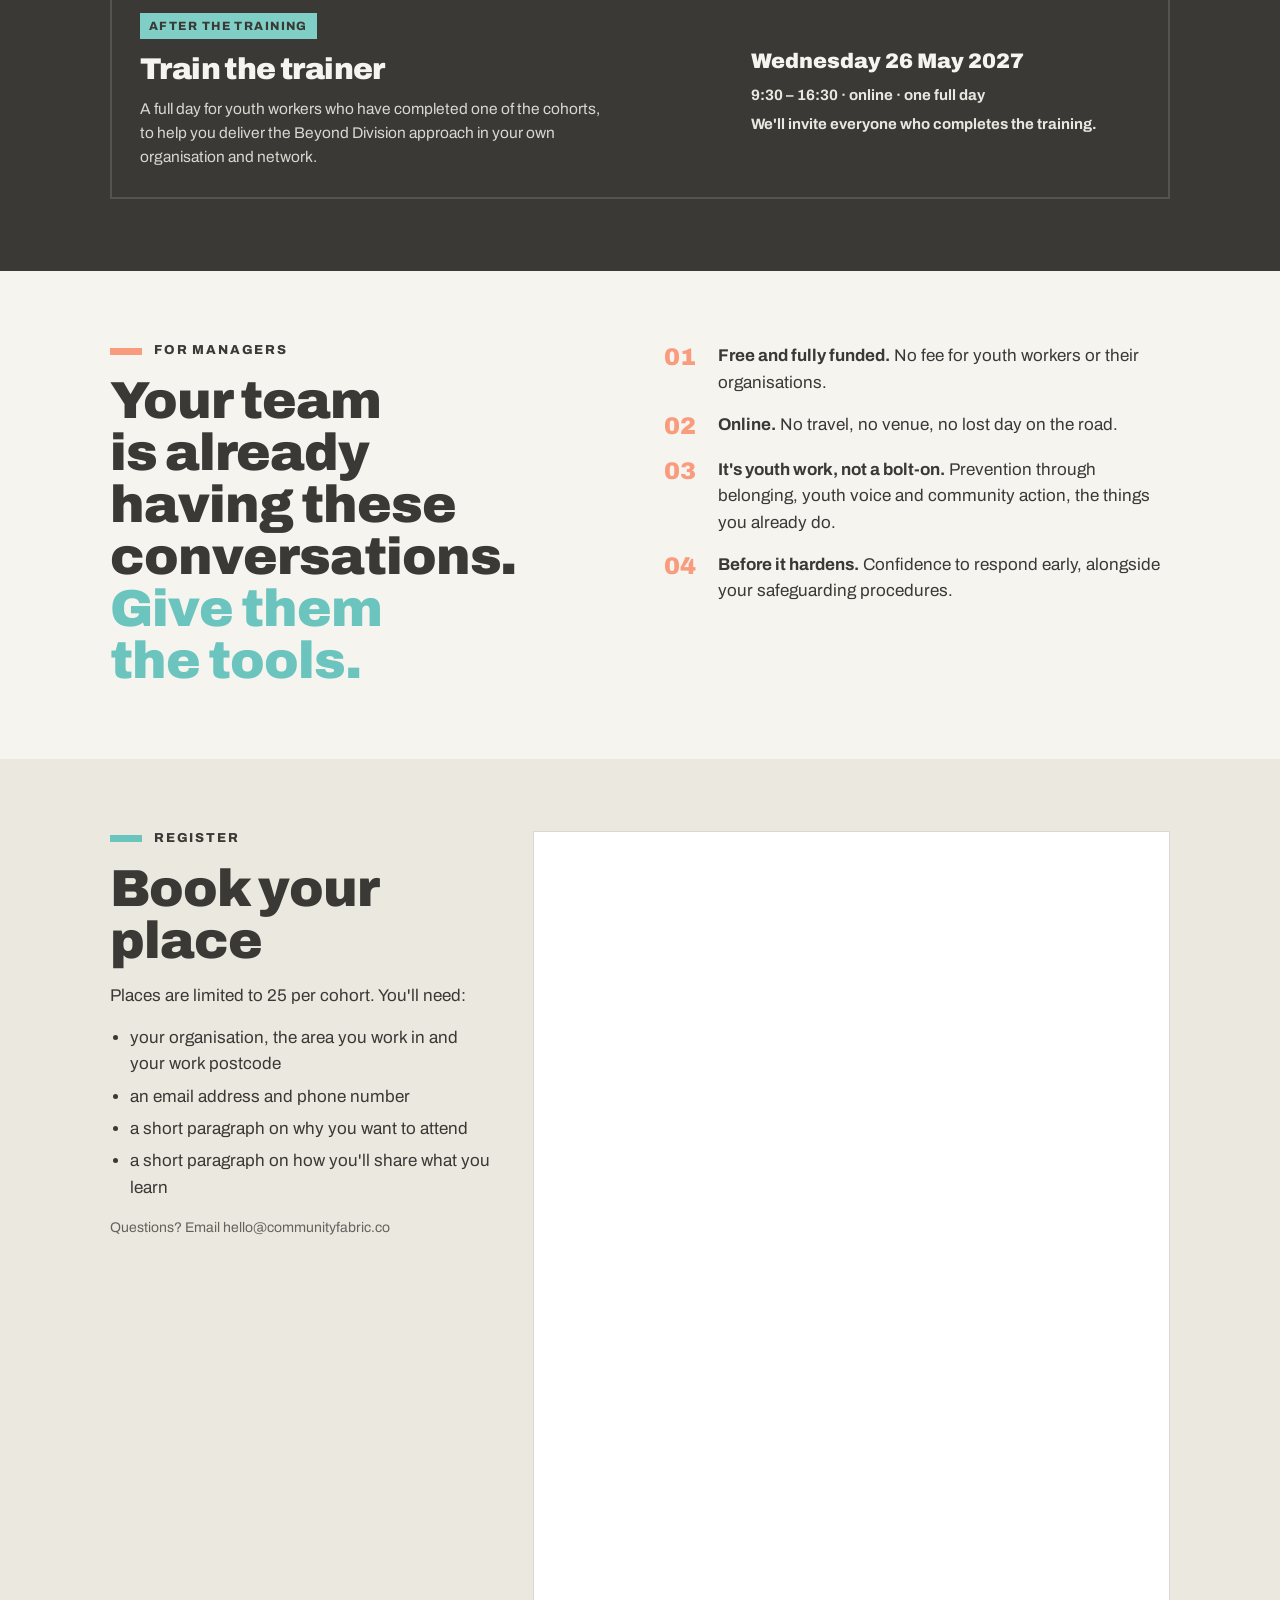
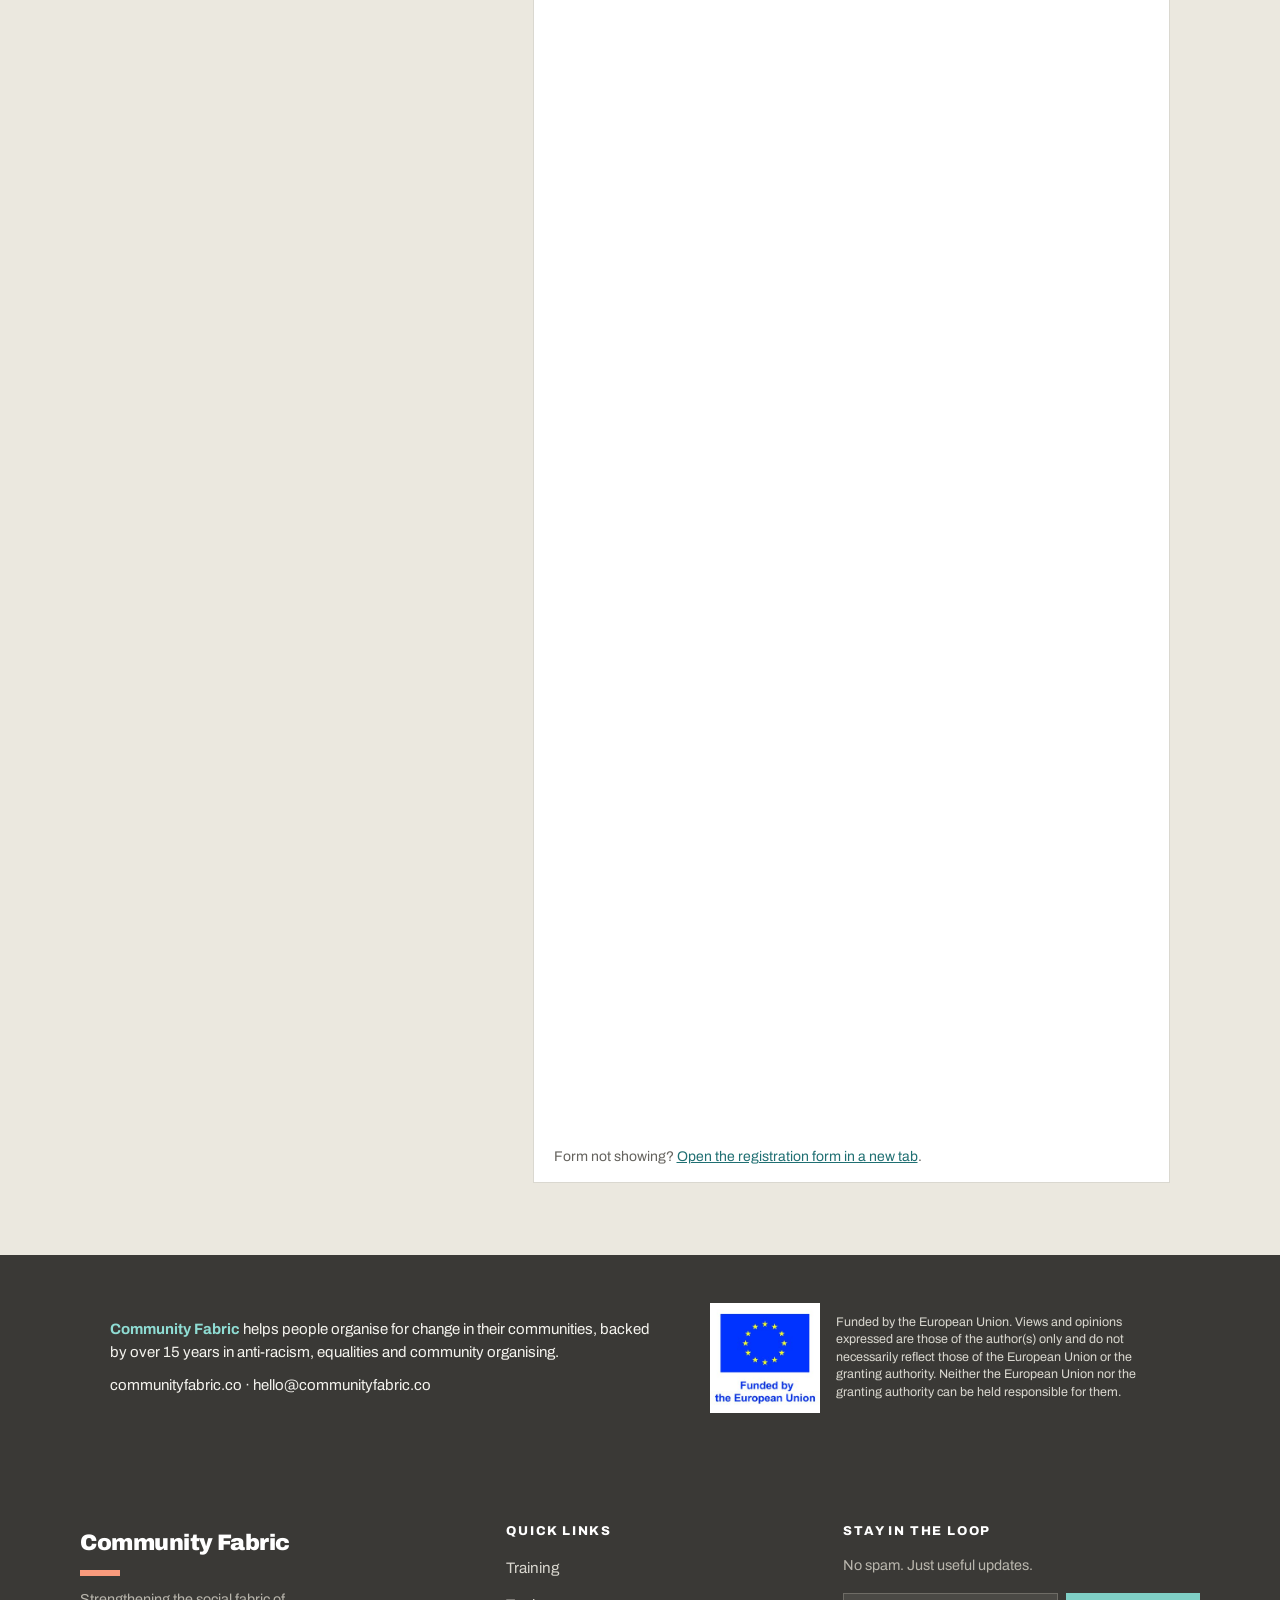
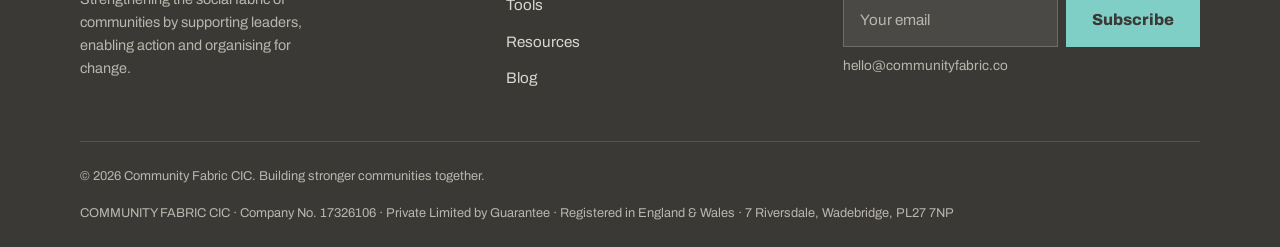
<file: beyond-division.html>
<!DOCTYPE html>
<html lang="en">
<head>
    <meta charset="UTF-8">
    <meta name="viewport" content="width=device-width, initial-scale=1.0">
    <title>Beyond Division Training — Community Fabric CIC</title>
    <meta name="description" content="Free online training for youth workers in England on responding to gendered far-right narratives. Three cohorts, January to May 2027.">
    <link rel="icon" type="image/png" href="favicon-96x96.png" sizes="96x96">
    <link rel="icon" type="image/svg+xml" href="favicon.svg">
    <link rel="apple-touch-icon" href="apple-touch-icon.png">
    <link rel="manifest" href="site.webmanifest">
    <link rel="preconnect" href="https://fonts.googleapis.com">
    <link href="https://fonts.googleapis.com/css2?family=Archivo:wght@400;500;600;700;800;900&display=swap" rel="stylesheet">
    <link rel="stylesheet" href="styles.css">
    <style>
/* Beyond Division campaign styles — scoped under .bd so they don't affect the shared header/footer */
/* Layout: dark hero with beam motif → facts strip → reality quotes → six themes → cohort cards → managers → register (form) → footer. Single committed light look with dark bands. */
.bd{
  --ink:#3A3936; --cream:#F5F4EF; --paper:#FFFFFF; --muted:#64625D; --line:#DAD8D0;
  --teal:#6CC4BE; --teal-dark:#1F6F72; --teal-bg:#7FCFC6; --coral:#F99B7D; --violet:#7A5CC2;
  --display:'Archivo', system-ui, -apple-system, 'Segoe UI', sans-serif;
  color-scheme:light;
  background:var(--cream);color:var(--ink);font-family:var(--display);font-size:17px;line-height:1.55;
}
*{box-sizing:border-box}
:where(.bd) section{padding:0}
.in{max-width:1100px;margin:0 auto;padding-left:max(20px, env(safe-area-inset-left, 0px));padding-right:max(20px, env(safe-area-inset-right, 0px))}
.band{padding-block:72px}
.dark{background:var(--ink);color:var(--cream)}
.bd strong{color:inherit}
.bd h1,.bd h2,.bd h3{color:inherit;margin:0;font-family:var(--display);text-wrap:balance;letter-spacing:-.02em}
.bd h2{font-size:clamp(32px,4.6vw,52px);line-height:1;font-weight:900}
.kicker{display:flex;align-items:center;gap:12px;font-size:13px;font-weight:800;letter-spacing:.14em;text-transform:uppercase}
.kicker::before{content:"";width:32px;height:7px;background:var(--coral)}
.bd .kicker{margin-bottom:0;color:inherit}
.kicker.t::before{background:var(--teal)}
:where(.bd) p{margin:0;color:inherit}
.lead{font-size:19px;max-width:60ch}
:where(.bd) a{color:var(--teal-dark)}
.bd-btn{border-radius:0;display:inline-flex;align-items:center;gap:10px;background:var(--teal-bg);color:var(--ink);font-weight:900;font-size:18px;padding:16px 26px;text-decoration:none;border:0}
.bd-btn:hover{background:#95D9D1}
.bd-btn:focus-visible,:where(.bd) a:focus-visible{outline:3px solid var(--coral);outline-offset:3px}
.bd-btn.ghost{background:transparent;color:var(--cream);box-shadow:inset 0 0 0 2px var(--cream)}

/* hero */
.bd-hero{position:relative;overflow:hidden;padding-block:64px 0}
.bd-hero .in{display:grid;grid-template-columns:minmax(0,1.15fr) minmax(0,.85fr);gap:32px;align-items:end}
.strike{font-size:22px;font-weight:800;line-height:1.1}
.strike s{text-decoration:none;position:relative}
.strike s::after{content:"";position:absolute;left:-5px;right:-5px;top:52%;height:6px;background:var(--coral);transform:rotate(-4deg)}
.strike span{color:var(--teal);display:block}
.bd-hero h1{font-size:clamp(52px,8.4vw,108px);line-height:.88;font-weight:900;letter-spacing:-.04em}
.bd-hero .strike{margin-top:26px;font-size:clamp(22px,2.4vw,30px)}
.bd-hero .tagline{margin-top:18px;font-size:clamp(26px,3.2vw,40px);line-height:1.05;font-weight:900;letter-spacing:-.02em;color:var(--coral);max-width:18ch;text-wrap:balance}
.bd-hero h1 em{font-style:normal;color:var(--coral)}
.bd-hero .lead{margin-top:22px;color:#E9E7E0}
.bd-hero .ctas{display:flex;flex-wrap:wrap;gap:12px;margin-top:30px;padding-bottom:64px}
.bd-beam{position:relative;height:420px;min-width:0}
.bd-beam .ray{position:absolute;inset:0;background:var(--coral);clip-path:polygon(0 4%,60% 24%,88% 47%,60% 70%,0 96%)}
.bd-beam .ray > div{position:absolute;left:4%;top:24%;display:flex;flex-direction:column;gap:12px;font-weight:900;font-size:clamp(13px,1.3vw,16px);transform:rotate(-3deg);line-height:1.1}
.bd-beam .pair{margin:0;display:flex;flex-direction:column;align-items:flex-start;gap:4px}
.bd-beam .pair s{text-decoration:none;position:relative;color:#fff}
.bd-beam .pair s::after{content:"";position:absolute;left:-4px;right:-4px;top:50%;height:3px;margin-top:-1px;background:var(--ink);transform:rotate(-2deg)}
.bd-beam .pair b{color:var(--ink);font-weight:900}
.bd-beam svg{position:absolute;right:-6%;top:30%;width:38%;height:auto}
@media (max-width:820px){.bd-hero .in{grid-template-columns:minmax(0,1fr)}.bd-beam{height:300px}.bd-hero .ctas{padding-bottom:8px}}

/* facts */
.facts{background:var(--teal-bg);color:var(--ink)}
.facts .in{display:grid;grid-template-columns:repeat(4,minmax(0,1fr));gap:0}
.fact{padding:24px 20px;border-left:1px solid rgba(58,57,54,.2)}
.fact:first-child{border-left:0}
.fact b{display:block;font-size:30px;font-weight:900;line-height:1.05}
.fact span{font-size:15px;font-weight:600}
@media (max-width:720px){.facts .in{grid-template-columns:repeat(2,minmax(0,1fr))}.fact:nth-child(3){border-left:0}}

/* reality */
.reality .in{display:grid;grid-template-columns:minmax(0,1fr) minmax(0,1fr);gap:48px;align-items:center}
.quotes{display:flex;flex-direction:column;gap:22px;margin:0;padding:0;list-style:none}
.exchange{display:flex;flex-direction:column;align-items:flex-start;gap:0}
.exchange:nth-child(2){align-items:flex-end}
.q{background:var(--ink);color:var(--cream);padding:12px 18px;font-size:clamp(17px,2vw,22px);font-weight:800;line-height:1.2;transform:rotate(-1.2deg);position:relative;z-index:1}
.exchange:nth-child(2) .q{background:var(--coral);color:var(--ink);transform:rotate(1deg)}
.a{background:var(--teal-bg);color:var(--ink);padding:12px 18px 13px;max-width:88%;margin-left:22px;margin-top:-4px;display:flex;flex-direction:column;gap:3px}
.exchange:nth-child(2) .a{margin-left:0;margin-right:22px}
.a b{font-size:clamp(16px,1.8vw,19px);font-weight:900;line-height:1.2}
.a span{font-size:14.5px;line-height:1.4}
.a b::before{content:"→ "}
.reality .copy{display:flex;flex-direction:column;gap:16px}
.reality .copy p{max-width:58ch}
@media (max-width:820px){.reality .in{grid-template-columns:minmax(0,1fr)}}

/* themes */
.themes-head{display:flex;flex-direction:column;gap:14px;margin-bottom:32px}
.themes{display:grid;grid-template-columns:repeat(3,minmax(0,1fr));gap:14px}
.theme{background:var(--paper);border:1px solid var(--line);padding:22px;display:flex;flex-direction:column;gap:10px}
.theme h3{align-self:flex-start;font-size:17px;font-weight:900;padding:5px 10px;letter-spacing:0}
.theme p{font-size:15.5px}
.c-coral h3{background:var(--coral);color:var(--ink)}
.c-ink h3{background:var(--ink);color:var(--cream)}
.c-teal h3{background:var(--teal-bg);color:var(--ink)}
.theme.feature{background:var(--ink);color:var(--cream);border-color:var(--ink)}
@media (max-width:860px){.themes{grid-template-columns:repeat(2,minmax(0,1fr))}}
@media (max-width:560px){.themes{grid-template-columns:minmax(0,1fr)}}

/* dates */
.cohorts{display:grid;grid-template-columns:repeat(3,minmax(0,1fr));gap:14px;margin-top:32px}
.cohort{background:var(--paper);color:var(--ink);display:flex;flex-direction:column}
.cohort header{padding:16px 18px;color:#fff;display:flex;flex-direction:column;gap:2px}
.cohort header b{font-size:22px;font-weight:900}
.cohort header span{font-size:14px;font-weight:700}
.cohort ol{list-style:none;margin:0;padding:8px 18px 16px;font-variant-numeric:tabular-nums}
.cohort li{display:grid;grid-template-columns:62px minmax(0,1fr);gap:8px;padding:10px 0;border-bottom:1px solid var(--line);font-weight:800}
.cohort li:last-child{border-bottom:0}
.cohort li em{font-style:normal;font-size:12px;letter-spacing:.08em;text-transform:uppercase;color:var(--muted);padding-top:3px}
.note{margin-top:18px;color:#D9D7CF;font-size:15px}
.cohort header .region{font-size:15px;font-weight:800}
.cohort header small{font-size:12px;font-weight:800;letter-spacing:.12em;text-transform:uppercase;opacity:.85}
.panel{border:2px solid #55534F;padding:28px;display:grid;grid-template-columns:minmax(0,1.2fr) minmax(0,.8fr);gap:28px;align-items:center}
.panel h3{font-size:clamp(24px,2.6vw,30px);font-weight:900;margin-top:12px}
.panel p{color:#D9D7CF;margin-top:10px;font-size:15.5px;max-width:52ch}
.panel .when{display:flex;flex-direction:column;gap:6px;align-items:flex-start}
.panel .when b{font-size:21px;font-weight:900;color:var(--cream)}
.panel .when span{font-size:15px;font-weight:700;color:#E9E7E0}
.panel .when .bd-btn{margin-top:10px}
.tag{display:inline-block;font-size:12px;font-weight:800;letter-spacing:.12em;text-transform:uppercase;padding:4px 9px}
.tag.coral{background:var(--coral);color:var(--ink)}
.tag.teal{background:var(--teal-bg);color:var(--ink)}
.taster{margin-top:28px;margin-bottom:56px}
.ttt{margin-top:44px}
@media (max-width:860px){.cohorts{grid-template-columns:minmax(0,1fr)}.panel{grid-template-columns:minmax(0,1fr)}}

/* managers */
.managers .in{display:grid;grid-template-columns:minmax(0,1fr) minmax(0,1fr);gap:48px}
.reasons{display:flex;flex-direction:column;gap:16px;list-style:none;margin:0;padding:0}
.reasons li{display:grid;grid-template-columns:44px minmax(0,1fr);gap:10px}
.reasons li b.n{font-size:24px;font-weight:900;color:var(--coral);line-height:1.2}
@media (max-width:820px){.managers .in{grid-template-columns:minmax(0,1fr)}}

/* register */
.register .in{display:grid;grid-template-columns:minmax(0,.75fr) minmax(0,1.25fr);gap:40px;align-items:start}
.register .side{display:flex;flex-direction:column;gap:16px;position:sticky;top:96px}
.register .side ul{margin:0;padding-left:20px;display:flex;flex-direction:column;gap:6px}
.formbox{background:var(--paper);border:1px solid var(--line);min-height:400px}
.formbox iframe{display:block;width:100%;height:1900px;border:0}
.formlink{padding:36px 28px;display:flex;flex-direction:column;gap:16px;align-items:flex-start}
.small{font-size:14px;color:var(--muted)}
@media (max-width:860px){.register .in{grid-template-columns:minmax(0,1fr)}.register .side{position:static}}

/* footer */
.bd-foot{padding-block:48px}
.bd-foot .in{display:grid;grid-template-columns:minmax(0,1fr) auto;gap:32px;align-items:center}
.bd-foot .about{display:flex;flex-direction:column;gap:10px;max-width:62ch;font-size:15px}
.bd-foot .about b{color:#8FDCD3}
.eu{display:grid;grid-template-columns:110px minmax(0,1fr);gap:16px;align-items:center;max-width:460px;font-size:12.5px;line-height:1.4;color:#D9D7CF}
.eu img{width:110px;height:110px;background:#fff;display:block}
@media (max-width:820px){.bd-foot .in{grid-template-columns:minmax(0,1fr)}}
    </style>
</head>
<body>

<header class="site-header">
    <nav class="site-nav">
        <a href="index.html" class="logo"><img width="28" height="28" src="yarn-motif.svg" alt="" class="yarn-motif" style="width:28px;height:28px;">Community Fabric</a>
        <ul class="nav-links">
            <li><a href="about.html">About</a></li>
            <li><a href="training.html" class="active">Training &amp; Coaching</a></li>
            <li><a href="resources.html">Digital Tools</a></li>
            <li><a href="impact.html">Impact &amp; Voice</a></li>
            <li><a href="get-involved.html">Get Involved</a></li>
        </ul>
        <div class="nav-cta">
            <a href="get-involved.html#book-a-call" class="btn btn-secondary">Arrange a Call</a>
            <button class="hamburger" type="button" aria-label="Menu" aria-expanded="false" aria-controls="mobile-menu"><span></span><span></span><span></span></button>
        </div>
    </nav>
    <div class="mobile-menu" id="mobile-menu">
        <a href="about.html">About</a>
        <a href="training.html">Training &amp; Coaching</a>
        <a href="resources.html">Digital Tools</a>
        <a href="impact.html">Impact &amp; Voice</a>
        <a href="get-involved.html">Get Involved</a>
        <a href="get-involved.html#book-a-call">Arrange a Call</a>
    </div>
</header>

<main class="bd">
<section class="bd-hero dark" aria-labelledby="hero-title">
  <div class="in">
    <div>
      <h1 id="hero-title">Beyond Division</h1>
      <p class="strike"><s>Story of them</s><span>Story of us</span></p>
      <p class="tagline">Moving young men from blame to belonging.</p>
      <p class="lead"><strong>Beyond Division</strong> is free online training for youth workers in England. Learn to recognise and respond to the misogynist and far-right narratives targeting young men, and help young people build a stronger story of us.</p>
      <div class="ctas">
        <a class="bd-btn" href="#register">Register your place</a>
        <a class="bd-btn ghost" href="#dates">See the dates</a>
      </div>
    </div>
    <div class="bd-beam" aria-hidden="true">
      <div class="ray"><div>
        <p class="pair"><s>FEMINISM RUINED IT.</s><b>WE ALL WANT A FAIR CHANCE.</b></p>
        <p class="pair"><s>WOMEN HAVE IT EASY.</s><b>WE'RE ALL BEING SQUEEZED.</b></p>
        <p class="pair"><s>REAL MEN FIGHT BACK.</s><b>REAL MEN SHOW UP.</b></p>
      </div></div>
      <svg viewBox="0 0 100 300"><circle cx="50" cy="26" r="19" fill="#F5F4EF"></circle><path d="M50 50 C31 50 19 58 15 78 L7 168 C6 177 17 179 19 170 L27 108 L29 175 L31 292 C31 300 45 300 46 292 L48 188 L52 188 L54 292 C55 300 69 300 69 292 L71 175 L73 108 L81 170 C83 179 94 177 93 168 L85 78 C81 58 69 50 50 50 Z" fill="#F5F4EF"></path></svg>
    </div>
  </div>
</section>

<section class="facts" aria-label="Key facts">
  <div class="in">
    <div class="fact"><b>Free</b><span>Fully funded, no fee</span></div>
    <div class="fact"><b>Online</b><span>No travel or venue</span></div>
    <div class="fact"><b>3 half days</b><span>Per cohort, Jan – May 2027</span></div>
    <div class="fact"><b>25 places</b><span>Per cohort</span></div>
  </div>
</section>

<section class="band reality" aria-labelledby="reality-title">
  <div class="in">
    <ul class="quotes" aria-label="What young people say, and how the training responds">
      <li class="exchange"><div class="q">“Feminism's ruined it for lads like us.”</div>
        <div class="a"><b>“What's actually got harder for you?”</b><span>Listen beneath the blame to the real worry, like work, money or respect, and you can talk about what's really going on.</span></div></li>
      <li class="exchange"><div class="q">“They get everything. What do we get?”</div>
        <div class="a"><b>“What would make it fairer round here, for all of us?”</b><span>Turn a grievance against others into a shared concern young people can act on together.</span></div></li>
      <li class="exchange"><div class="q">“Nobody round here listens to us anyway.”</div>
        <div class="a"><b>“Then let's make them listen, together.”</b><span>Organising tools help young people find their voice and change something they care about.</span></div></li>
    </ul>
    <div class="copy">
      <p class="kicker">The reality</p>
      <h2 id="reality-title">You've heard it.</h2>
      <p>In the minibus. At the pool table. In the group chat. Youth workers are often the first adults to hear it, and the ones young people trust enough to say it to.</p>
      <p>Underneath there's usually something real: no decent work, nowhere to live, nowhere to belong. Far-right content offers someone to blame, and more and more that someone is women, feminism, LGBTQI+ people and migrants.</p>
      <p><strong>Myth-busting tends to shut the conversation down. A referral can feel like the only other option. This training gives you a third one.</strong></p>
    </div>
  </div>
</section>

<section class="band" style="padding-top:0" aria-labelledby="learn-title">
  <div class="in">
    <div class="themes-head">
      <p class="kicker t">The training</p>
      <h2 id="learn-title">Not another myth-busting session.</h2>
      <p class="lead">Practical methods from community organising, built for real youth work. You'll learn to:</p>
    </div>
    <div class="themes">
      <article class="theme c-coral"><h3>Read the gender lens</h3><p>See how far-right and anti-feminist narratives use masculinity, status and grievance to draw in young men, and how they affect young women, girls and LGBTQI+ young people.</p></article>
      <article class="theme c-ink"><h3>Hold difficult conversations</h3><p>Listen beneath the narrative with Socratic questioning, and keep the conversation open instead of shutting it down.</p></article>
      <article class="theme c-teal"><h3>Build a story of us</h3><p>Replace blame with a shared story built on relationships, common interests and the power to change things together.</p></article>
      <article class="theme c-coral"><h3>Grow belonging</h3><p>Create spaces where young people feel connected, valued and heard. Belonging is the strongest protection against division.</p></article>
      <article class="theme c-ink"><h3>Strengthen identity</h3><p>Support positive, healthy identities, including positive masculinity, that don't depend on putting others down.</p></article>
      <article class="theme feature c-teal"><h3>Use preventative digital tools</h3><p>Get to know our Community Builder platform for mapping relationships, spotting young leaders and organising community action.</p></article>
    </div>
  </div>
</section>

<section class="band dark" id="dates" aria-labelledby="dates-title">
  <div class="in">
    <p class="kicker">Dates</p>
    <div class="panel taster">
      <div>
        <span class="tag coral">Start here</span>
        <h3>Free online taster</h3>
        <p>Not sure yet? Get a feel for the approach in a 90-minute taster, open to youth workers and managers from every region.</p>
      </div>
      <div class="when">
        <b>Thursday 10 December 2026</b>
        <span>10:00 – 11:30 · online</span>
        <a class="bd-btn" href="https://buytickets.at/communityfabriccic/2524579" target="_blank" rel="noopener">Book your free taster</a>
      </div>
    </div>
    <h2 id="dates-title">Choose your cohort</h2>
    <p class="lead" style="margin-top:14px;color:#E9E7E0">Each cohort meets online for three half days. Please choose one you can attend in full.</p>
    <div class="cohorts">
      <article class="cohort"><header style="background:var(--teal-bg);color:var(--ink)"><small>Cohort 1</small><b>North</b><span class="region">North East, North West &amp; Yorkshire</span><span>Wednesday mornings · 9:30 – 13:00</span></header>
        <ol><li><em>Part 1</em>Wed 20 January 2027</li><li><em>Part 2</em>Wed 3 February 2027</li><li><em>Part 3</em>Wed 24 February 2027</li></ol></article>
      <article class="cohort"><header style="background:#55534F"><small>Cohort 2</small><b>London &amp; South East</b><span>Tuesday afternoons · 13:00 – 16:30</span></header>
        <ol><li><em>Part 1</em>Tue 9 March 2027</li><li><em>Part 2</em>Tue 23 March 2027</li><li><em>Part 3</em>Tue 13 April 2027</li></ol></article>
      <article class="cohort"><header style="background:var(--violet)"><small>Cohort 3</small><b>Midlands &amp; South West</b><span>Wednesday mornings · 9:30 – 13:00</span></header>
        <ol><li><em>Part 1</em>Wed 21 April 2027</li><li><em>Part 2</em>Wed 5 May 2027</li><li><em>Part 3</em>Wed 19 May 2027</li></ol></article>
    </div>
    <p class="note"><strong style="color:var(--cream)">Can't make your regional cohort?</strong> Don't worry, just book onto the next available one.</p>
    <div class="panel ttt">
      <div>
        <span class="tag teal">After the training</span>
        <h3>Train the trainer</h3>
        <p>A full day for youth workers who have completed one of the cohorts, to help you deliver the Beyond Division approach in your own organisation and network.</p>
      </div>
      <div class="when">
        <b>Wednesday 26 May 2027</b>
        <span>9:30 – 16:30 · online · one full day</span>
        <span>We'll invite everyone who completes the training.</span>
      </div>
    </div>
  </div>
</section>

<section class="band managers" aria-labelledby="mgr-title">
  <div class="in">
    <div style="display:flex;flex-direction:column;gap:16px">
      <p class="kicker">For managers</p>
      <h2 id="mgr-title">Your team is already having these conversations. <span style="color:var(--teal)">Give them the tools.</span></h2>
    </div>
    <ol class="reasons">
      <li><b class="n">01</b><span><strong>Free and fully funded.</strong> No fee for youth workers or their organisations.</span></li>
      <li><b class="n">02</b><span><strong>Online.</strong> No travel, no venue, no lost day on the road.</span></li>
      <li><b class="n">03</b><span><strong>It's youth work, not a bolt-on.</strong> Prevention through belonging, youth voice and community action, the things you already do.</span></li>
      <li><b class="n">04</b><span><strong>Before it hardens.</strong> Confidence to respond early, alongside your safeguarding procedures.</span></li>
    </ol>
  </div>
</section>

<section class="band register" id="register" aria-labelledby="reg-title" style="background:#EBE8DF">
  <div class="in">
    <div class="side">
      <p class="kicker t">Register</p>
      <h2 id="reg-title">Book your place</h2>
      <p>Places are limited to 25 per cohort. You'll need:</p>
      <ul>
        <li>your organisation, the area you work in and your work postcode</li>
        <li>an email address and phone number</li>
        <li>a short paragraph on why you want to attend</li>
        <li>a short paragraph on how you'll share what you learn</li>
      </ul>
      <p class="small">Questions? Email hello@communityfabric.co</p>
    </div>
    <div class="formbox">
      <iframe id="JotFormIFrame-263132776300047" src="https://form.jotform.com/263132776300047" title="Beyond Division registration form" allow="geolocation; microphone; camera" allowfullscreen></iframe>
      <p class="small" style="padding:14px 20px">Form not showing? <a href="https://form.jotform.com/263132776300047" target="_blank" rel="noopener">Open the registration form in a new tab</a>.</p>
    </div>
  </div>
</section>

<section class="band dark bd-foot" aria-label="About and funding">
  <div class="in">
    <div class="about">
      <p><b>Community Fabric</b> helps people organise for change in their communities, backed by over 15 years in anti-racism, equalities and community organising.</p>
      <p>communityfabric.co · hello@communityfabric.co</p>
    </div>
    <div class="eu">
      <img src="eu-funded.jpg" alt="Funded by the European Union" width="257" height="260" loading="lazy" decoding="async">
      <p>Funded by the European Union. Views and opinions expressed are those of the author(s) only and do not necessarily reflect those of the European Union or the granting authority. Neither the European Union nor the granting authority can be held responsible for them.</p>
    </div>
  </div>
</section>
</main>

<footer class="site-footer">
    <div class="container">
        <div class="footer-grid">
            <div>
                <div class="footer-logo">Community Fabric</div>
                <p style="color:#a8a29e;font-size:0.9rem;max-width:32ch;">Strengthening the social fabric of communities by supporting leaders, enabling action and organising for change.</p>
            </div>
            <div>
                <h4>Quick Links</h4>
                <ul>
                    <li><a href="training.html">Training</a></li>
                    <li><a href="resources.html">Tools</a></li>
                    <li><a href="resources.html#guides">Resources</a></li>
                    <li><a href="blog.html">Blog</a></li>
                </ul>
            </div>
            <div>
                <h4>Stay in the loop</h4>
                <p style="color:#a8a29e;font-size:0.9rem;">No spam. Just useful updates.</p>
                <form class="newsletter-form" action="https://formspree.io/f/mpqjjjvd" method="POST">
                    <label for="footer-email" class="visually-hidden">Email address for updates</label>
                    <input type="email" id="footer-email" name="email" placeholder="Your email" autocomplete="email" required>
                    <button type="submit" class="btn btn-primary">Subscribe</button>
                </form>
                <p class="form-success" role="status">Thanks — you're on the list.</p>
                <p style="color:#a8a29e;font-size:0.85rem;">hello@communityfabric.co</p>
            </div>
        </div>
        <div class="footer-bottom">
            <span>© 2026 Community Fabric CIC. Building stronger communities together.</span>
            <span>COMMUNITY FABRIC CIC · Company No. 17326106 · Private Limited by Guarantee · Registered in England &amp; Wales · 7 Riversdale, Wadebridge, PL27 7NP</span>
        </div>
    </div>
</footer>

<script src="site.js"></script>
</body>
</html>
</file>
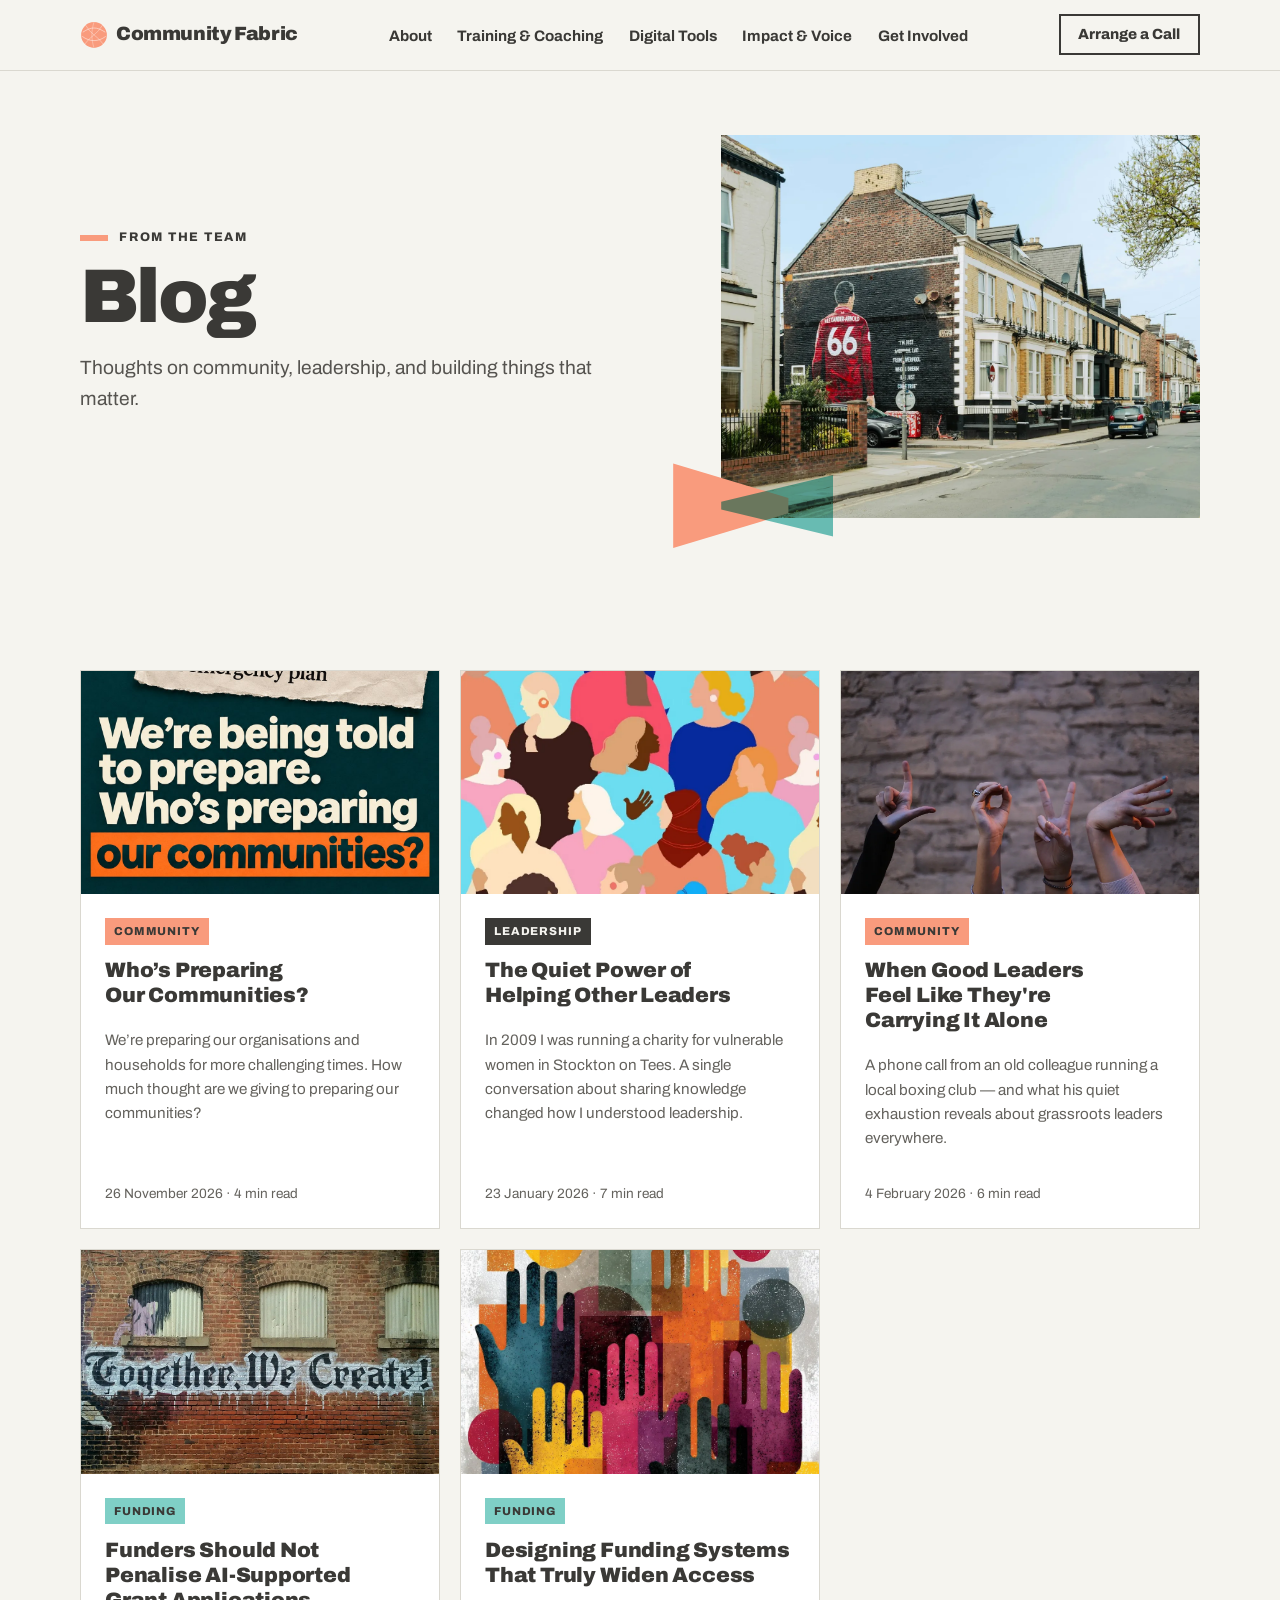
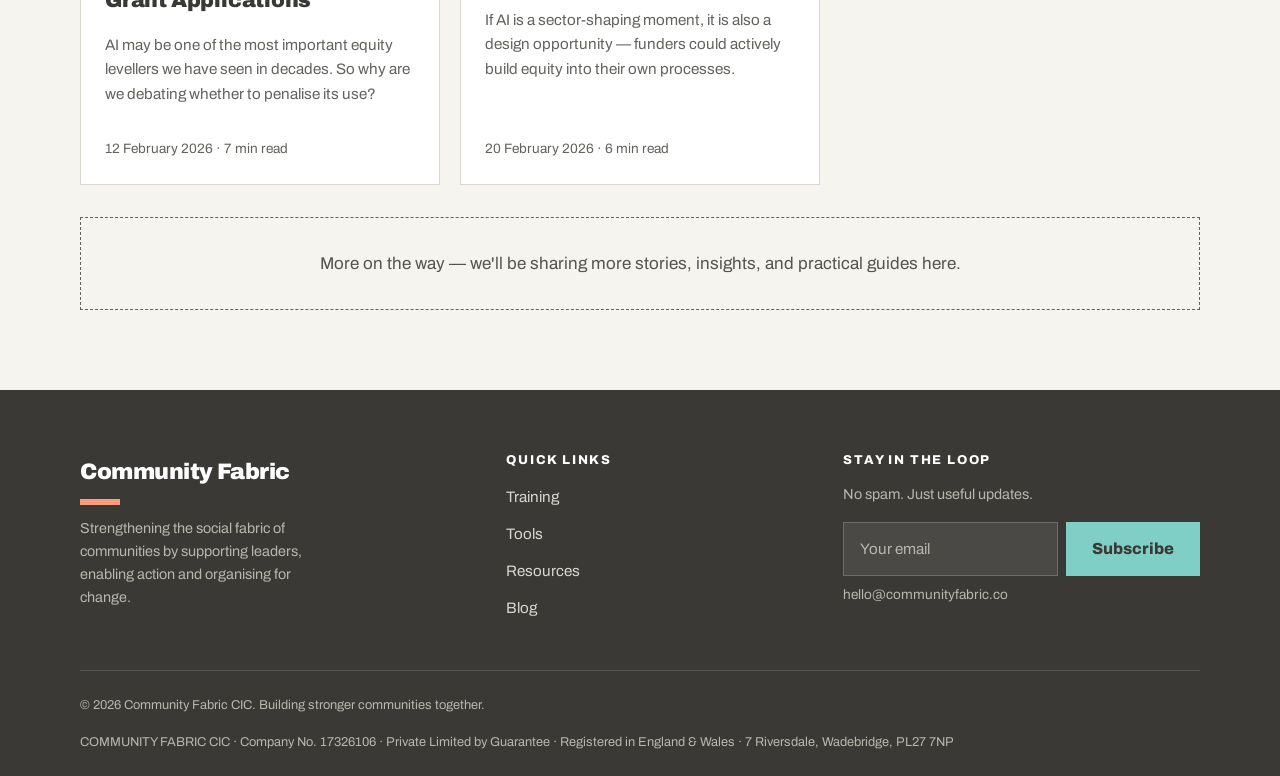
<file: blog.html>
<!DOCTYPE html>
<html lang="en">
<head>
    <meta charset="UTF-8">
    <meta name="viewport" content="width=device-width, initial-scale=1.0">
    <title>Blog — Community Fabric CIC</title>
    <meta name="description" content="Thoughts on community, leadership, funding and building things that matter, from Community Fabric CIC.">
    <link rel="icon" type="image/png" href="favicon-96x96.png" sizes="96x96">
    <link rel="icon" type="image/svg+xml" href="favicon.svg">
    <link rel="apple-touch-icon" href="apple-touch-icon.png">
    <link rel="manifest" href="site.webmanifest">
    <link rel="preconnect" href="https://fonts.googleapis.com">
    <link href="https://fonts.googleapis.com/css2?family=Archivo:wght@400;500;600;700;800;900&display=swap" rel="stylesheet">
    <link rel="stylesheet" href="styles.css">
    <style>
        .post-card-excerpt { font-size: 0.95rem; color: var(--stone-600); margin: 0.5rem 0 1.25rem; }
    </style>
</head>
<body>

<header class="site-header">
    <nav class="site-nav">
        <a href="index.html" class="logo"><img width="28" height="28" src="yarn-motif.svg" alt="" class="yarn-motif" style="width:28px;height:28px;">Community Fabric</a>
        <ul class="nav-links">
            <li><a href="about.html">About</a></li>
            <li><a href="training.html">Training &amp; Coaching</a></li>
            <li><a href="resources.html">Digital Tools</a></li>
            <li><a href="impact.html">Impact &amp; Voice</a></li>
            <li><a href="get-involved.html">Get Involved</a></li>
        </ul>
        <div class="nav-cta">
            <a href="get-involved.html#book-a-call" class="btn btn-secondary">Arrange a Call</a>
            <button class="hamburger" type="button" aria-label="Menu" aria-expanded="false" aria-controls="mobile-menu"><span></span><span></span><span></span></button>
        </div>
    </nav>
    <div class="mobile-menu" id="mobile-menu">
        <a href="about.html">About</a>
        <a href="training.html">Training &amp; Coaching</a>
        <a href="resources.html">Digital Tools</a>
        <a href="impact.html">Impact &amp; Voice</a>
        <a href="get-involved.html">Get Involved</a>
        <a href="get-involved.html#book-a-call">Arrange a Call</a>
    </div>
</header>

<section class="page-hero">
    <div class="container page-hero-grid">
        <div>
            <span class="eyebrow">From the Team</span>
            <h1>Blog</h1>
            <p class="subhead">Thoughts on community, leadership, and building things that matter.</p>
        </div>
        <div class="page-hero-media">
            <picture><source srcset="img/comm6.webp" type="image/webp"><img src="img/comm6.jpg" alt="A terraced street with a large community mural" width="1600" height="1067" fetchpriority="high" decoding="async"></picture>
            <span class="beam" aria-hidden="true"></span>
        </div>
    </div>
</section>

<section>
    <div class="container">
        <div class="grid-3">
            <a href="blog/whos-preparing-our-communities.html" class="post-card">
                <div class="post-card-thumb"><img src="img/blog4.jpg" alt="We’re being told to prepare. Who’s preparing our communities?" width="1122" height="1402" loading="lazy" decoding="async" style="object-position:50% 100%"></div>
                <div class="post-card-body">
                    <span class="post-card-tag">Community</span>
                    <h2>Who’s Preparing Our Communities?</h2>
                    <p class="post-card-excerpt">We’re preparing our organisations and households for more challenging times. How much thought are we giving to preparing our communities?</p>
                    <div class="post-card-meta">26 November 2026 · 4 min read</div>
                </div>
            </a>
            <a href="blog/quiet-power-of-helping-leaders.html" class="post-card">
                <div class="post-card-thumb"><picture><source srcset="img/comm9.webp" type="image/webp"><img src="img/comm9.jpg" alt="Community leadership" width="960" height="1280" loading="lazy" decoding="async"></picture></div>
                <div class="post-card-body">
                    <span class="post-card-tag sage">Leadership</span>
                    <h2>The Quiet Power of Helping Other Leaders</h2>
                    <p class="post-card-excerpt">In 2009 I was running a charity for vulnerable women in Stockton on Tees. A single conversation about sharing knowledge changed how I understood leadership.</p>
                    <div class="post-card-meta">23 January 2026 · 7 min read</div>
                </div>
            </a>
            <a href="blog/when-good-leaders-feel-alone.html" class="post-card">
                <div class="post-card-thumb"><picture><source srcset="img/comm10.webp" type="image/webp"><img src="img/comm10.jpg" alt="Community leaders" width="1280" height="807" loading="lazy" decoding="async"></picture></div>
                <div class="post-card-body">
                    <span class="post-card-tag">Community</span>
                    <h2>When Good Leaders Feel Like They're Carrying It Alone</h2>
                    <p class="post-card-excerpt">A phone call from an old colleague running a local boxing club — and what his quiet exhaustion reveals about grassroots leaders everywhere.</p>
                    <div class="post-card-meta">4 February 2026 · 6 min read</div>
                </div>
            </a>
            <a href="blog/funders-ai-grant-applications.html" class="post-card">
                <div class="post-card-thumb"><picture><source srcset="img/comm7.webp" type="image/webp"><img src="img/comm7.jpg" alt="Funding community work" width="1400" height="788" loading="lazy" decoding="async"></picture></div>
                <div class="post-card-body">
                    <span class="post-card-tag teal">Funding</span>
                    <h2>Funders Should Not Penalise AI-Supported Grant Applications</h2>
                    <p class="post-card-excerpt">AI may be one of the most important equity levellers we have seen in decades. So why are we debating whether to penalise its use?</p>
                    <div class="post-card-meta">12 February 2026 · 7 min read</div>
                </div>
            </a>
            <a href="blog/designing-funding-systems.html" class="post-card">
                <div class="post-card-thumb"><picture><source srcset="img/comm11.webp" type="image/webp"><img src="img/comm11.jpg" alt="Designing funding systems" width="900" height="900" loading="lazy" decoding="async"></picture></div>
                <div class="post-card-body">
                    <span class="post-card-tag teal">Funding</span>
                    <h2>Designing Funding Systems That Truly Widen Access</h2>
                    <p class="post-card-excerpt">If AI is a sector-shaping moment, it is also a design opportunity — funders could actively build equity into their own processes.</p>
                    <div class="post-card-meta">20 February 2026 · 6 min read</div>
                </div>
            </a>
        </div>
        <div class="text-center mt-2" style="border:1px dashed var(--muted);padding:2rem;">
            <p style="margin:0;">More on the way — we'll be sharing more stories, insights, and practical guides here.</p>
        </div>
    </div>
</section>

<footer class="site-footer">
    <div class="container">
        <div class="footer-grid">
            <div>
                <div class="footer-logo">Community Fabric</div>
                <p style="color:#a8a29e;font-size:0.9rem;max-width:32ch;">Strengthening the social fabric of communities by supporting leaders, enabling action and organising for change.</p>
            </div>
            <div>
                <h4>Quick Links</h4>
                <ul>
                    <li><a href="training.html">Training</a></li>
                    <li><a href="resources.html">Tools</a></li>
                    <li><a href="resources.html#guides">Resources</a></li>
                    <li><a href="blog.html">Blog</a></li>
                </ul>
            </div>
            <div>
                <h4>Stay in the loop</h4>
                <p style="color:#a8a29e;font-size:0.9rem;">No spam. Just useful updates.</p>
                <form class="newsletter-form" action="https://formspree.io/f/mpqjjjvd" method="POST">
                    <label for="footer-email" class="visually-hidden">Email address for updates</label>
                    <input type="email" id="footer-email" name="email" placeholder="Your email" autocomplete="email" required>
                    <button type="submit" class="btn btn-primary">Subscribe</button>
                </form>
                <p class="form-success" role="status">Thanks — you're on the list.</p>
                <p style="color:#a8a29e;font-size:0.85rem;">hello@communityfabric.co</p>
            </div>
        </div>
        <div class="footer-bottom">
            <span>© 2026 Community Fabric CIC. Building stronger communities together.</span>
            <span>COMMUNITY FABRIC CIC · Company No. 17326106 · Private Limited by Guarantee · Registered in England &amp; Wales · 7 Riversdale, Wadebridge, PL27 7NP</span>
        </div>
    </div>
</footer>

<script src="site.js"></script>
</body>
</html>
</file>
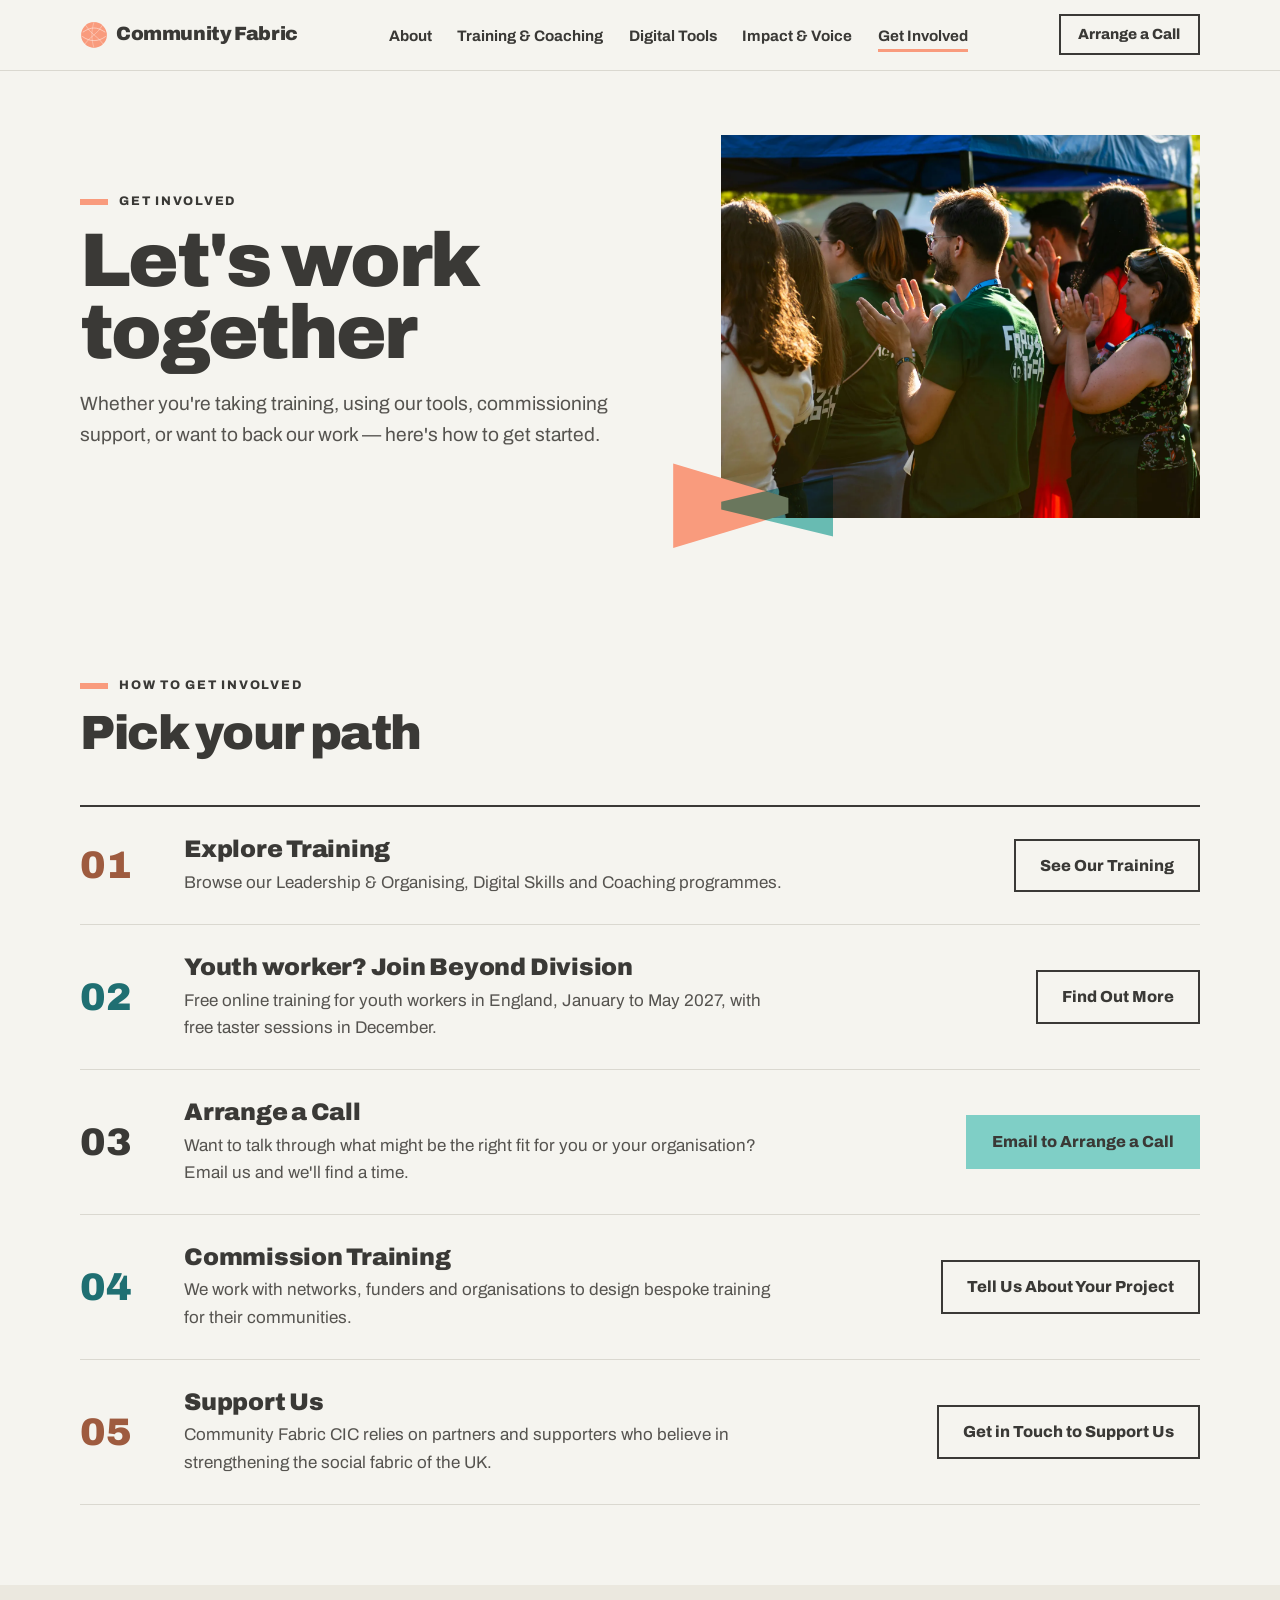
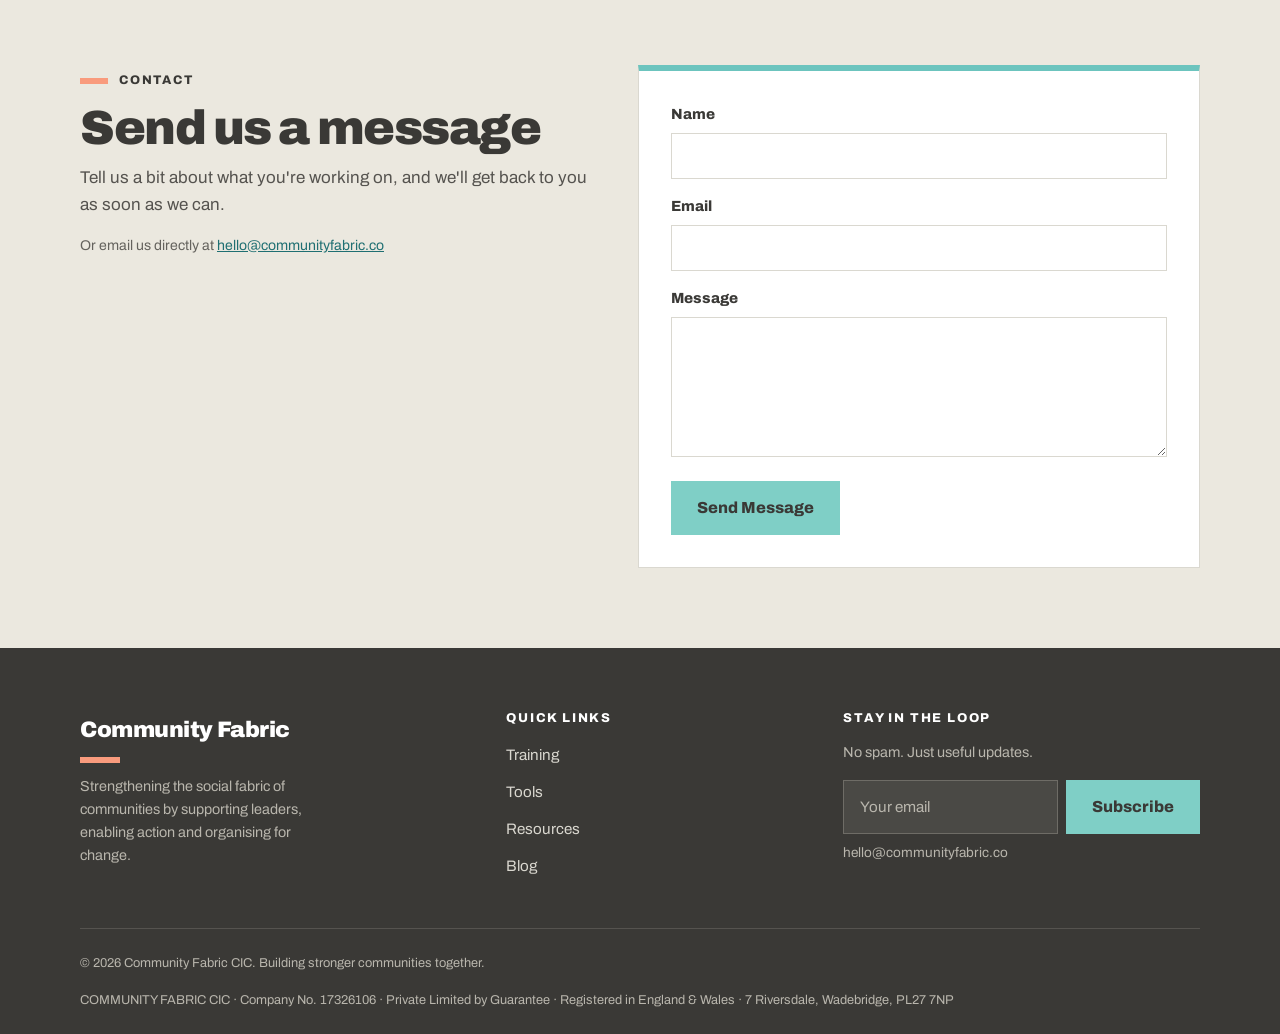
<file: get-involved.html>
<!DOCTYPE html>
<html lang="en">
<head>
    <meta charset="UTF-8">
    <meta name="viewport" content="width=device-width, initial-scale=1.0">
    <title>Get Involved — Community Fabric CIC</title>
    <meta name="description" content="Explore training, book a call, commission bespoke training, support our work, or get in touch with Community Fabric CIC.">
    <link rel="icon" type="image/png" href="favicon-96x96.png" sizes="96x96">
    <link rel="icon" type="image/svg+xml" href="favicon.svg">
    <link rel="apple-touch-icon" href="apple-touch-icon.png">
    <link rel="manifest" href="site.webmanifest">
    <link rel="preconnect" href="https://fonts.googleapis.com">
    <link href="https://fonts.googleapis.com/css2?family=Archivo:wght@400;500;600;700;800;900&display=swap" rel="stylesheet">
    <link rel="stylesheet" href="styles.css">
    <style>
        .route-list { list-style: none; margin: 0; padding: 0; border-top: 2px solid var(--ink); }
        .route-list li { display: grid; grid-template-columns: 5rem minmax(0, 1fr) auto; gap: 1.5rem; align-items: center; padding: 1.75rem 0; border-bottom: 1px solid var(--line); scroll-margin-top: 90px; }
        .route-list h3 { font-size: 1.5rem; font-weight: 900; margin-bottom: 0.3rem; }
        .route-list p { margin: 0; max-width: 60ch; }
        .route-list .num { font-family: var(--font-heading); font-size: 2.4rem; font-weight: 900; line-height: 1; color: var(--coral-text); }
        .route-list li:nth-child(even) .num { color: var(--teal-dark); }
        .route-list li:nth-child(3) .num { color: var(--ink); }
        .contact-panel { display: grid; grid-template-columns: 1fr 1.1fr; gap: 3rem; align-items: start; }
        .contact-form-card { background: var(--paper); border: 1px solid var(--line); border-top: 6px solid var(--teal); padding: 2rem; }
        @media (max-width: 860px) {
            .contact-panel { grid-template-columns: 1fr; }
            .route-list li { grid-template-columns: 3rem minmax(0, 1fr); gap: 0.5rem 1rem; align-items: start; }
            .route-list .num { font-size: 1.7rem; }
            .route-list .btn { grid-column: 2; justify-self: start; margin-top: 0.75rem; }
        }
    </style>
</head>
<body>

<header class="site-header">
    <nav class="site-nav">
        <a href="index.html" class="logo"><img width="28" height="28" src="yarn-motif.svg" alt="" class="yarn-motif" style="width:28px;height:28px;">Community Fabric</a>
        <ul class="nav-links">
            <li><a href="about.html">About</a></li>
            <li><a href="training.html">Training &amp; Coaching</a></li>
            <li><a href="resources.html">Digital Tools</a></li>
            <li><a href="impact.html">Impact &amp; Voice</a></li>
            <li><a href="get-involved.html" class="active">Get Involved</a></li>
        </ul>
        <div class="nav-cta">
            <a href="get-involved.html#book-a-call" class="btn btn-secondary">Arrange a Call</a>
            <button class="hamburger" type="button" aria-label="Menu" aria-expanded="false" aria-controls="mobile-menu"><span></span><span></span><span></span></button>
        </div>
    </nav>
    <div class="mobile-menu" id="mobile-menu">
        <a href="about.html">About</a>
        <a href="training.html">Training &amp; Coaching</a>
        <a href="resources.html">Digital Tools</a>
        <a href="impact.html">Impact &amp; Voice</a>
        <a href="get-involved.html">Get Involved</a>
        <a href="get-involved.html#book-a-call">Arrange a Call</a>
    </div>
</header>

<section class="page-hero">
    <div class="container page-hero-grid">
        <div>
            <span class="eyebrow">Get Involved</span>
            <h1>Let's work together</h1>
            <p class="subhead">Whether you're taking training, using our tools, commissioning support, or want to back our work — here's how to get started.</p>
        </div>
        <div class="page-hero-media">
            <picture><source srcset="img/ra1.webp" type="image/webp"><img src="img/ra1.jpg" alt="People clapping together in the evening sun at an outdoor community event" width="1600" height="2397" fetchpriority="high" decoding="async" style="object-position:50% 72%"></picture>
            <span class="beam" aria-hidden="true"></span>
        </div>
    </div>
</section>

<section>
    <div class="container">
        <div class="section-head left">
            <span class="eyebrow">How to Get Involved</span>
            <h2>Pick your path</h2>
        </div>
        <ol class="route-list">
            <li id="explore-training">
                <span class="num">01</span>
                <div><h3>Explore Training</h3><p>Browse our Leadership &amp; Organising, Digital Skills and Coaching programmes.</p></div>
                <a href="training.html" class="btn btn-secondary">See Our Training</a>
            </li>
            <li id="youth-workers">
                <span class="num">02</span>
                <div><h3>Youth worker? Join Beyond Division</h3><p>Free online training for youth workers in England, January to May 2027, with free taster sessions in December.</p></div>
                <a href="beyond-division.html" class="btn btn-secondary">Find Out More</a>
            </li>
            <li id="book-a-call">
                <span class="num">03</span>
                <div><h3>Arrange a Call</h3><p>Want to talk through what might be the right fit for you or your organisation? Email us and we'll find a time.</p></div>
                <a href="mailto:hello@communityfabric.co?subject=Arrange%20a%20call" class="btn btn-primary">Email to Arrange a Call</a>
            </li>
            <li id="commission">
                <span class="num">04</span>
                <div><h3>Commission Training</h3><p>We work with networks, funders and organisations to design bespoke training for their communities.</p></div>
                <a href="#contact" class="btn btn-secondary">Tell Us About Your Project</a>
            </li>
            <li id="support">
                <span class="num">05</span>
                <div><h3>Support Us</h3><p>Community Fabric CIC relies on partners and supporters who believe in strengthening the social fabric of the UK.</p></div>
                <a href="mailto:hello@communityfabric.co?subject=Supporting%20Community%20Fabric" class="btn btn-secondary">Get in Touch to Support Us</a>
            </li>
        </ol>
    </div>
</section>

<section class="band-sand" id="contact">
    <div class="container">
        <div class="contact-panel">
            <div>
                <span class="eyebrow">Contact</span>
                <h2>Send us a message</h2>
                <p>Tell us a bit about what you're working on, and we'll get back to you as soon as we can.</p>
                <p class="small-note">Or email us directly at <a href="mailto:hello@communityfabric.co">hello@communityfabric.co</a></p>
            </div>
            <div class="contact-form-card">
                <form class="contact-form" action="https://formspree.io/f/mpqjjjvd" method="POST">
                    <div class="form-field">
                        <label for="name">Name</label>
                        <input type="text" id="name" name="name" required>
                    </div>
                    <div class="form-field">
                        <label for="email">Email</label>
                        <input type="email" id="email" name="email" required>
                    </div>
                    <div class="form-field">
                        <label for="message">Message</label>
                        <textarea id="message" name="message" required></textarea>
                    </div>
                    <button type="submit" class="btn btn-primary">Send Message</button>
                    <p class="form-success">Thanks — we've got your message and will be in touch.</p>
                </form>
            </div>
        </div>
    </div>
</section>

<footer class="site-footer">
    <div class="container">
        <div class="footer-grid">
            <div>
                <div class="footer-logo">Community Fabric</div>
                <p style="color:#a8a29e;font-size:0.9rem;max-width:32ch;">Strengthening the social fabric of communities by supporting leaders, enabling action and organising for change.</p>
            </div>
            <div>
                <h4>Quick Links</h4>
                <ul>
                    <li><a href="training.html">Training</a></li>
                    <li><a href="resources.html">Tools</a></li>
                    <li><a href="resources.html#guides">Resources</a></li>
                    <li><a href="blog.html">Blog</a></li>
                </ul>
            </div>
            <div>
                <h4>Stay in the loop</h4>
                <p style="color:#a8a29e;font-size:0.9rem;">No spam. Just useful updates.</p>
                <form class="newsletter-form" action="https://formspree.io/f/mpqjjjvd" method="POST">
                    <label for="footer-email" class="visually-hidden">Email address for updates</label>
                    <input type="email" id="footer-email" name="email" placeholder="Your email" autocomplete="email" required>
                    <button type="submit" class="btn btn-primary">Subscribe</button>
                </form>
                <p class="form-success" role="status">Thanks — you're on the list.</p>
                <p style="color:#a8a29e;font-size:0.85rem;">hello@communityfabric.co</p>
            </div>
        </div>
        <div class="footer-bottom">
            <span>© 2026 Community Fabric CIC. Building stronger communities together.</span>
            <span>COMMUNITY FABRIC CIC · Company No. 17326106 · Private Limited by Guarantee · Registered in England &amp; Wales · 7 Riversdale, Wadebridge, PL27 7NP</span>
        </div>
    </div>
</footer>

<script src="site.js"></script>
</body>
</html>
</file>
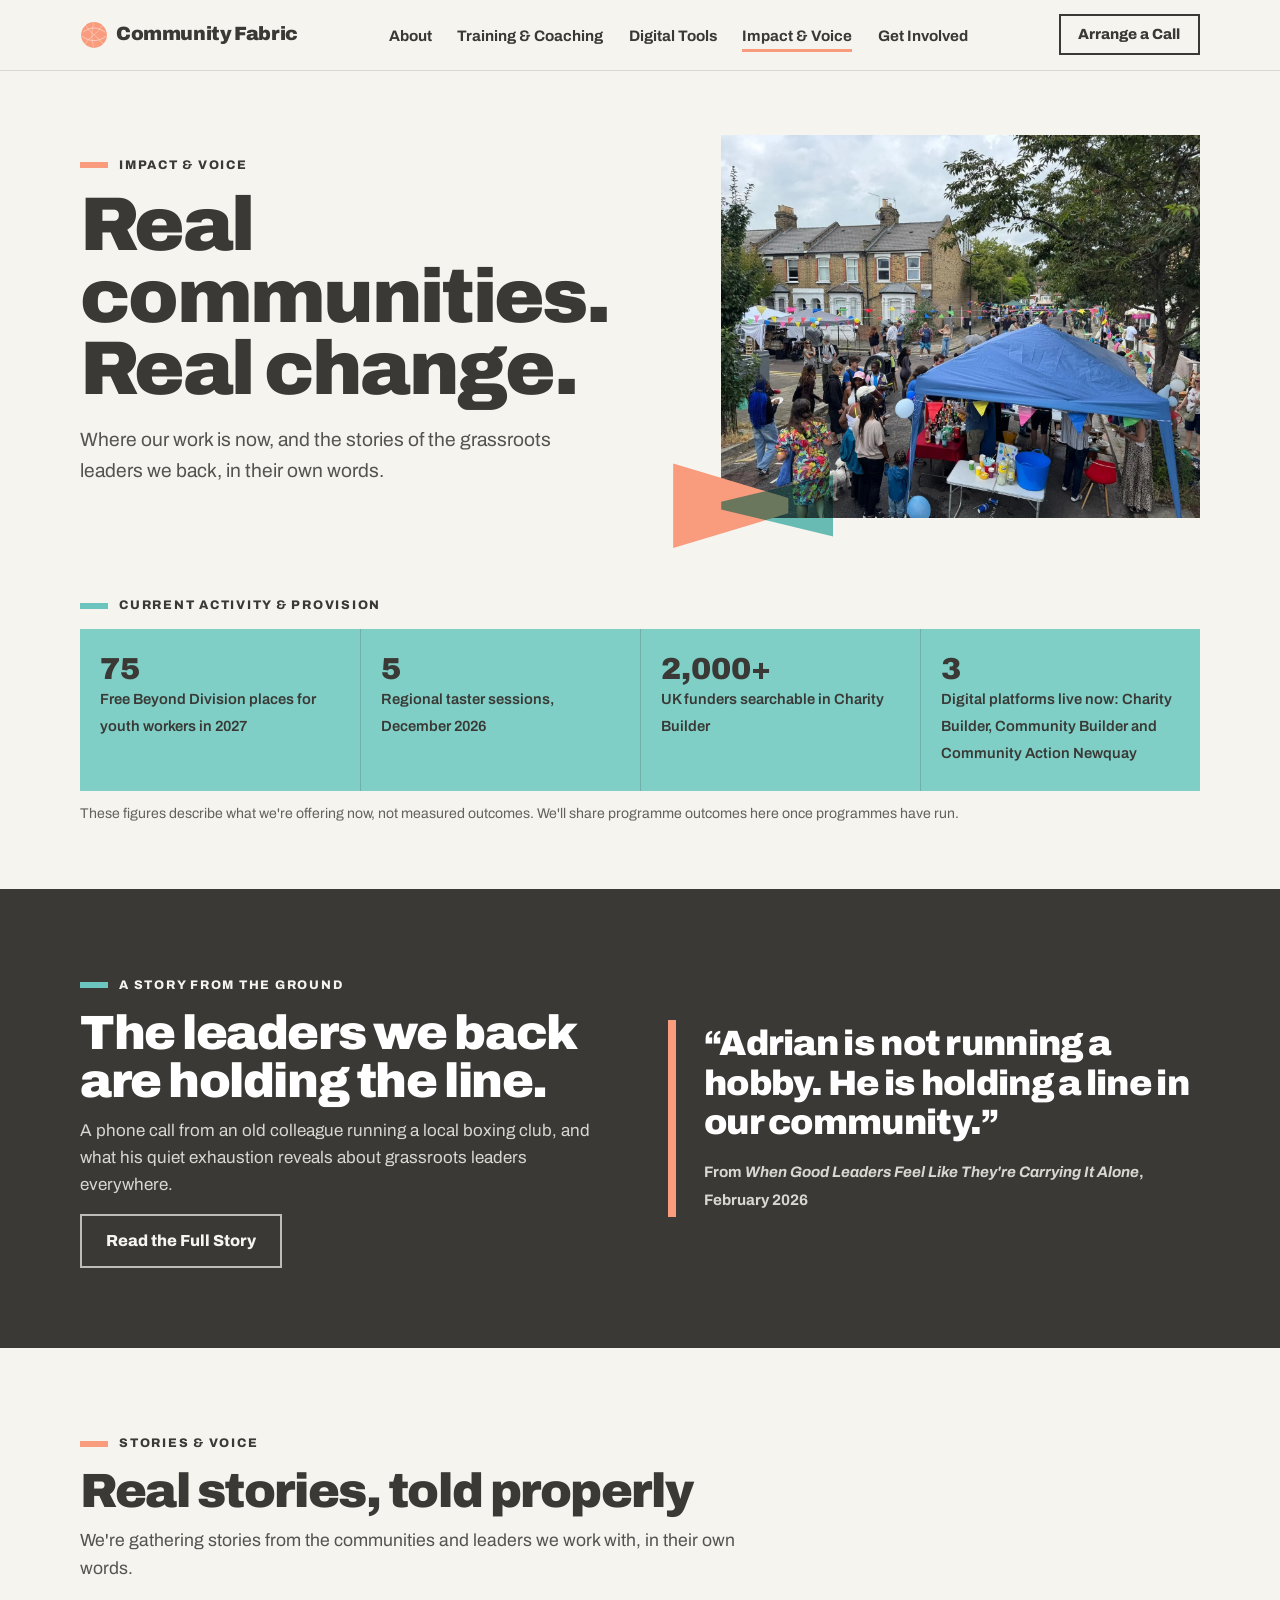
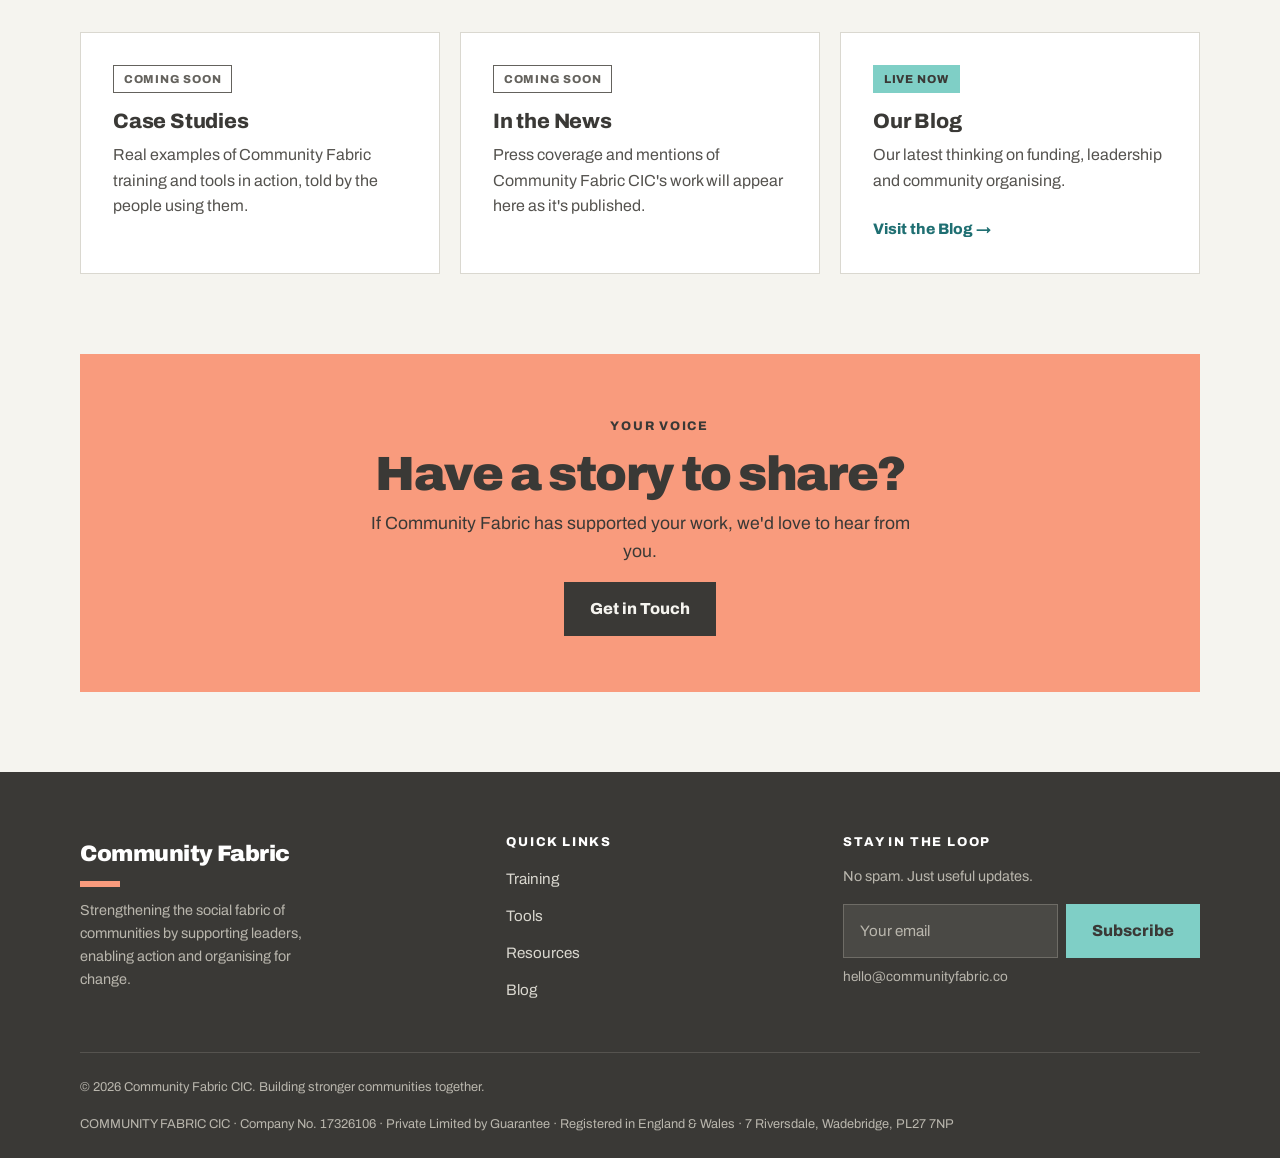
<file: impact.html>
<!DOCTYPE html>
<html lang="en">
<head>
    <meta charset="UTF-8">
    <meta name="viewport" content="width=device-width, initial-scale=1.0">
    <title>Impact &amp; Voice — Community Fabric CIC</title>
    <meta name="description" content="Real communities, real change — case studies, news and learning from Community Fabric CIC.">
    <link rel="icon" type="image/png" href="favicon-96x96.png" sizes="96x96">
    <link rel="icon" type="image/svg+xml" href="favicon.svg">
    <link rel="apple-touch-icon" href="apple-touch-icon.png">
    <link rel="manifest" href="site.webmanifest">
    <link rel="preconnect" href="https://fonts.googleapis.com">
    <link href="https://fonts.googleapis.com/css2?family=Archivo:wght@400;500;600;700;800;900&display=swap" rel="stylesheet">
    <link rel="stylesheet" href="styles.css">
    <style>
        .why-grid { display: grid; grid-template-columns: 1fr 1fr; gap: 3.5rem; align-items: center; }
        @media (max-width: 860px) { .why-grid { grid-template-columns: 1fr; gap: 2rem; } }
    </style>
</head>
<body>

<header class="site-header">
    <nav class="site-nav">
        <a href="index.html" class="logo"><img width="28" height="28" src="yarn-motif.svg" alt="" class="yarn-motif" style="width:28px;height:28px;">Community Fabric</a>
        <ul class="nav-links">
            <li><a href="about.html">About</a></li>
            <li><a href="training.html">Training &amp; Coaching</a></li>
            <li><a href="resources.html">Digital Tools</a></li>
            <li><a href="impact.html" class="active">Impact &amp; Voice</a></li>
            <li><a href="get-involved.html">Get Involved</a></li>
        </ul>
        <div class="nav-cta">
            <a href="get-involved.html#book-a-call" class="btn btn-secondary">Arrange a Call</a>
            <button class="hamburger" type="button" aria-label="Menu" aria-expanded="false" aria-controls="mobile-menu"><span></span><span></span><span></span></button>
        </div>
    </nav>
    <div class="mobile-menu" id="mobile-menu">
        <a href="about.html">About</a>
        <a href="training.html">Training &amp; Coaching</a>
        <a href="resources.html">Digital Tools</a>
        <a href="impact.html">Impact &amp; Voice</a>
        <a href="get-involved.html">Get Involved</a>
        <a href="get-involved.html#book-a-call">Arrange a Call</a>
    </div>
</header>

<section class="page-hero">
    <div class="container page-hero-grid">
        <div>
            <span class="eyebrow">Impact &amp; Voice</span>
            <h1>Real communities. Real change.</h1>
            <p class="subhead">Where our work is now, and the stories of the grassroots leaders we back, in their own words.</p>
        </div>
        <div class="page-hero-media">
            <picture><source srcset="img/annajoy1.webp" type="image/webp"><img src="img/annajoy1.jpg" alt="A neighbourhood street party: neighbours gather in a terraced street strung with colourful bunting, with stalls, a live band and food tables" width="1600" height="1200" fetchpriority="high" decoding="async"></picture>
            <span class="beam" aria-hidden="true"></span>
        </div>
    </div>
</section>

<section class="section-compact" style="padding-top:0;" aria-labelledby="now-title">
    <div class="container">
        <span class="eyebrow teal" id="now-title">Current activity &amp; provision</span>
        <div class="fact-strip">
            <div><b>75</b><span>Free Beyond Division places for youth workers in 2027</span></div>
            <div><b>5</b><span>Regional taster sessions, December 2026</span></div>
            <div><b>2,000+</b><span>UK funders searchable in Charity Builder</span></div>
            <div><b>3</b><span>Digital platforms live now: Charity Builder, Community Builder and Community Action Newquay</span></div>
        </div>
        <p class="small-note" style="margin-top:0.75rem;">These figures describe what we're offering now, not measured outcomes. We'll share programme outcomes here once programmes have run.</p>
    </div>
</section>

<section class="band-ink" aria-labelledby="story-title">
    <div class="container">
        <div class="why-grid">
            <div>
                <span class="eyebrow">A story from the ground</span>
                <h2 id="story-title">The leaders we back are holding the line.</h2>
                <p>A phone call from an old colleague running a local boxing club, and what his quiet exhaustion reveals about grassroots leaders everywhere.</p>
                <a href="blog/when-good-leaders-feel-alone.html" class="btn btn-secondary">Read the Full Story</a>
            </div>
            <blockquote class="pull-quote">
                <p>“Adrian is not running a hobby. He is holding a line in our community.”</p>
                <cite>From <em>When Good Leaders Feel Like They're Carrying It Alone</em>, February 2026</cite>
            </blockquote>
        </div>
    </div>
</section>

<section id="case-studies">
    <div class="container">
        <div class="section-head left">
            <span class="eyebrow">Stories &amp; voice</span>
            <h2>Real stories, told properly</h2>
            <p>We're gathering stories from the communities and leaders we work with, in their own words.</p>
        </div>
        <div class="grid-3">
            <div class="card">
                <span class="coming-soon-badge">Coming soon</span>
                <h3>Case Studies</h3>
                <p>Real examples of Community Fabric training and tools in action, told by the people using them.</p>
            </div>
            <div class="card">
                <span class="coming-soon-badge">Coming soon</span>
                <h3>In the News</h3>
                <p>Press coverage and mentions of Community Fabric CIC's work will appear here as it's published.</p>
            </div>
            <a href="blog.html" class="card">
                <span class="coming-soon-badge live">Live now</span>
                <h3>Our Blog</h3>
                <p>Our latest thinking on funding, leadership and community organising.</p>
                <span class="card-link">Visit the Blog →</span>
            </a>
        </div>
    </div>
</section>

<section style="padding-top:0;">
    <div class="container">
        <div class="cta-banner">
            <span class="eyebrow">Your voice</span>
            <h2>Have a story to share?</h2>
            <p>If Community Fabric has supported your work, we'd love to hear from you.</p>
            <div class="cta-row">
                <a href="get-involved.html#contact" class="btn btn-primary">Get in Touch</a>
            </div>
        </div>
    </div>
</section>

<footer class="site-footer">
    <div class="container">
        <div class="footer-grid">
            <div>
                <div class="footer-logo">Community Fabric</div>
                <p style="color:#a8a29e;font-size:0.9rem;max-width:32ch;">Strengthening the social fabric of communities by supporting leaders, enabling action and organising for change.</p>
            </div>
            <div>
                <h4>Quick Links</h4>
                <ul>
                    <li><a href="training.html">Training</a></li>
                    <li><a href="resources.html">Tools</a></li>
                    <li><a href="resources.html#guides">Resources</a></li>
                    <li><a href="blog.html">Blog</a></li>
                </ul>
            </div>
            <div>
                <h4>Stay in the loop</h4>
                <p style="color:#a8a29e;font-size:0.9rem;">No spam. Just useful updates.</p>
                <form class="newsletter-form" action="https://formspree.io/f/mpqjjjvd" method="POST">
                    <label for="footer-email" class="visually-hidden">Email address for updates</label>
                    <input type="email" id="footer-email" name="email" placeholder="Your email" autocomplete="email" required>
                    <button type="submit" class="btn btn-primary">Subscribe</button>
                </form>
                <p class="form-success" role="status">Thanks — you're on the list.</p>
                <p style="color:#a8a29e;font-size:0.85rem;">hello@communityfabric.co</p>
            </div>
        </div>
        <div class="footer-bottom">
            <span>© 2026 Community Fabric CIC. Building stronger communities together.</span>
            <span>COMMUNITY FABRIC CIC · Company No. 17326106 · Private Limited by Guarantee · Registered in England &amp; Wales · 7 Riversdale, Wadebridge, PL27 7NP</span>
        </div>
    </div>
</footer>

<script src="site.js"></script>
</body>
</html>
</file>
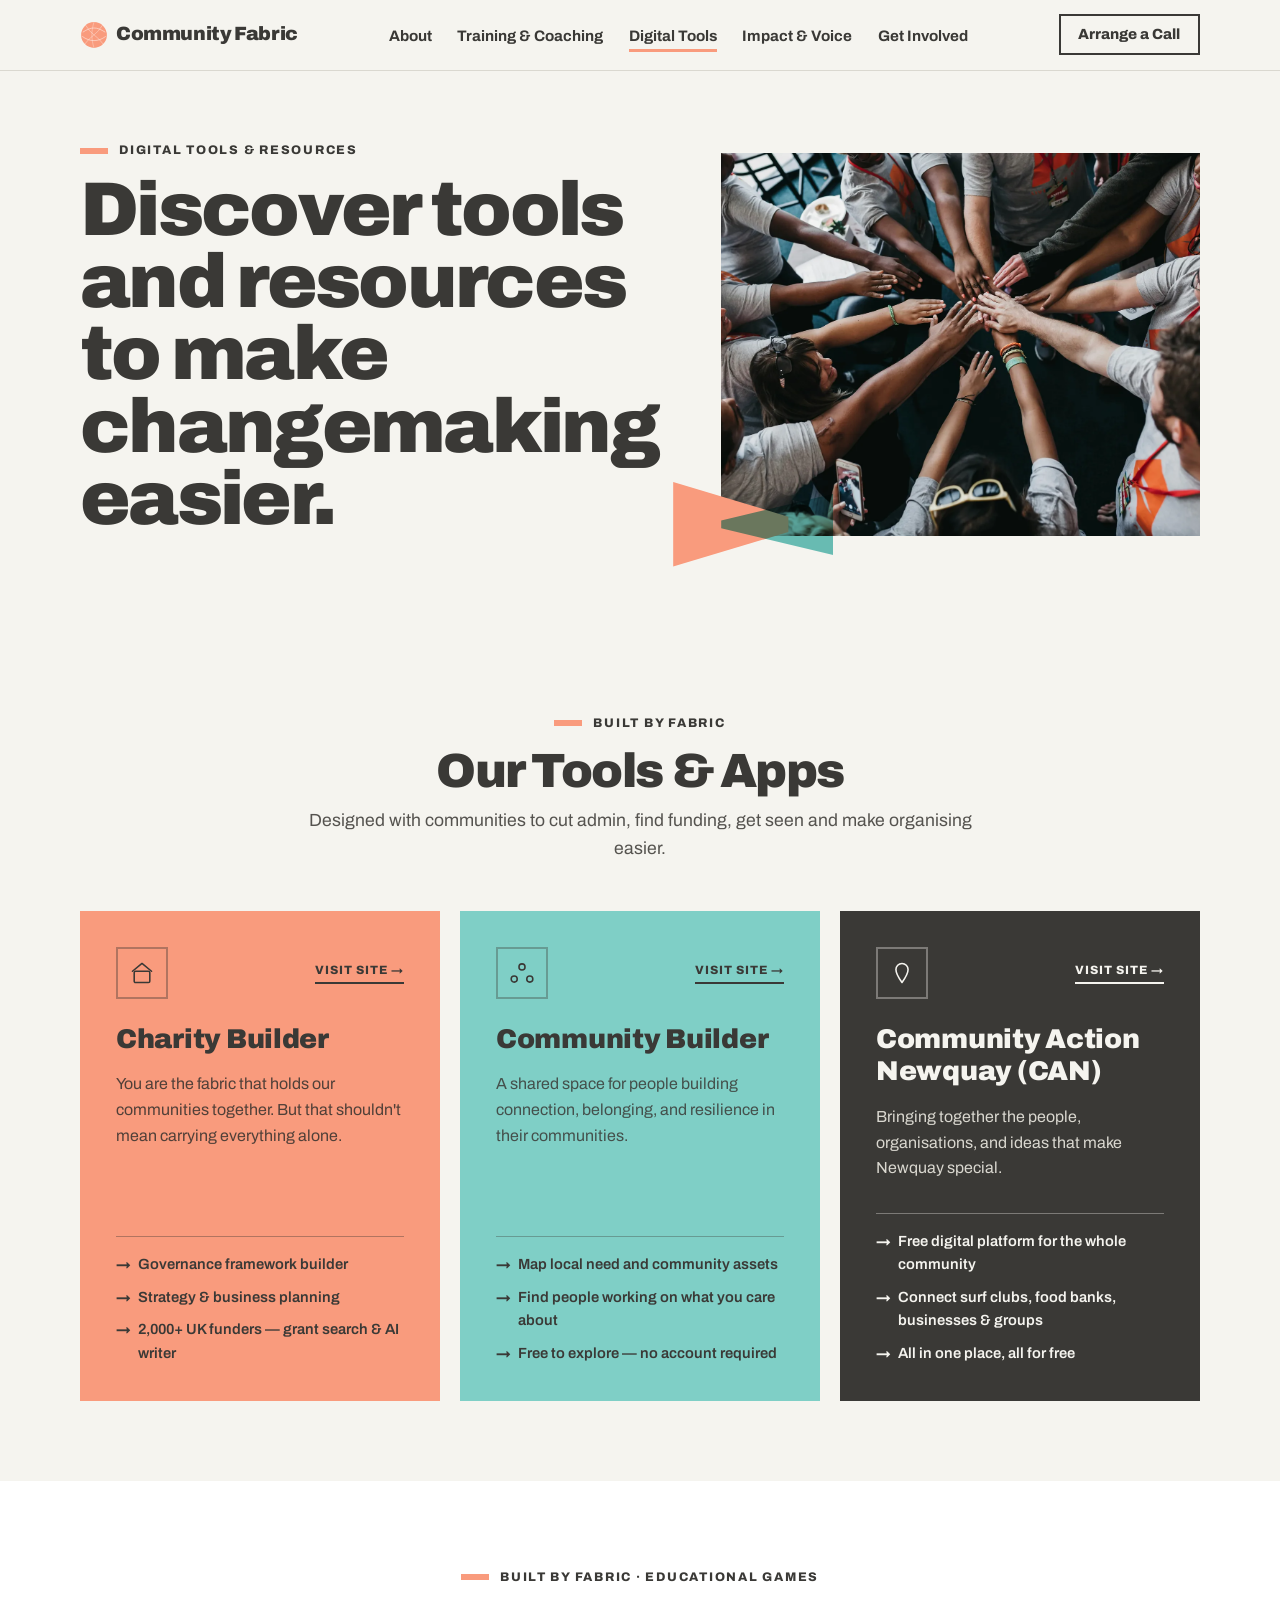
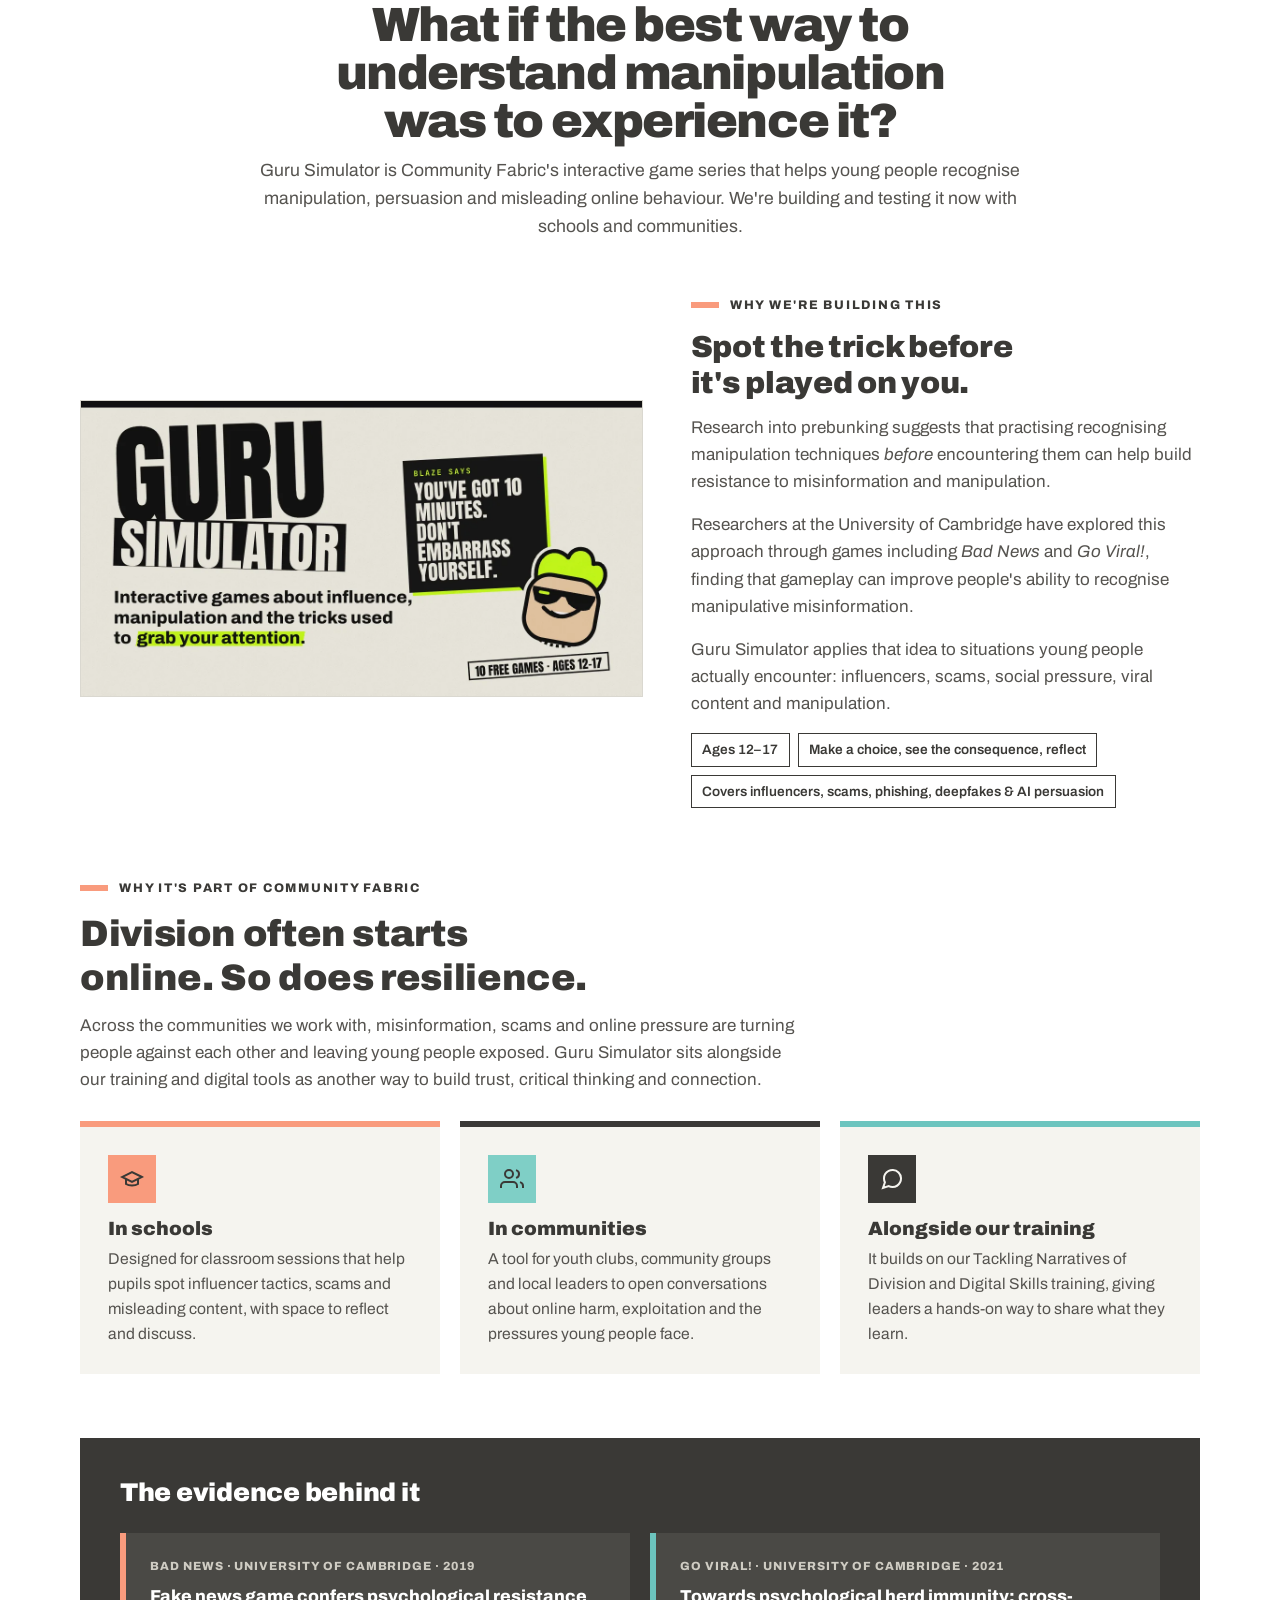
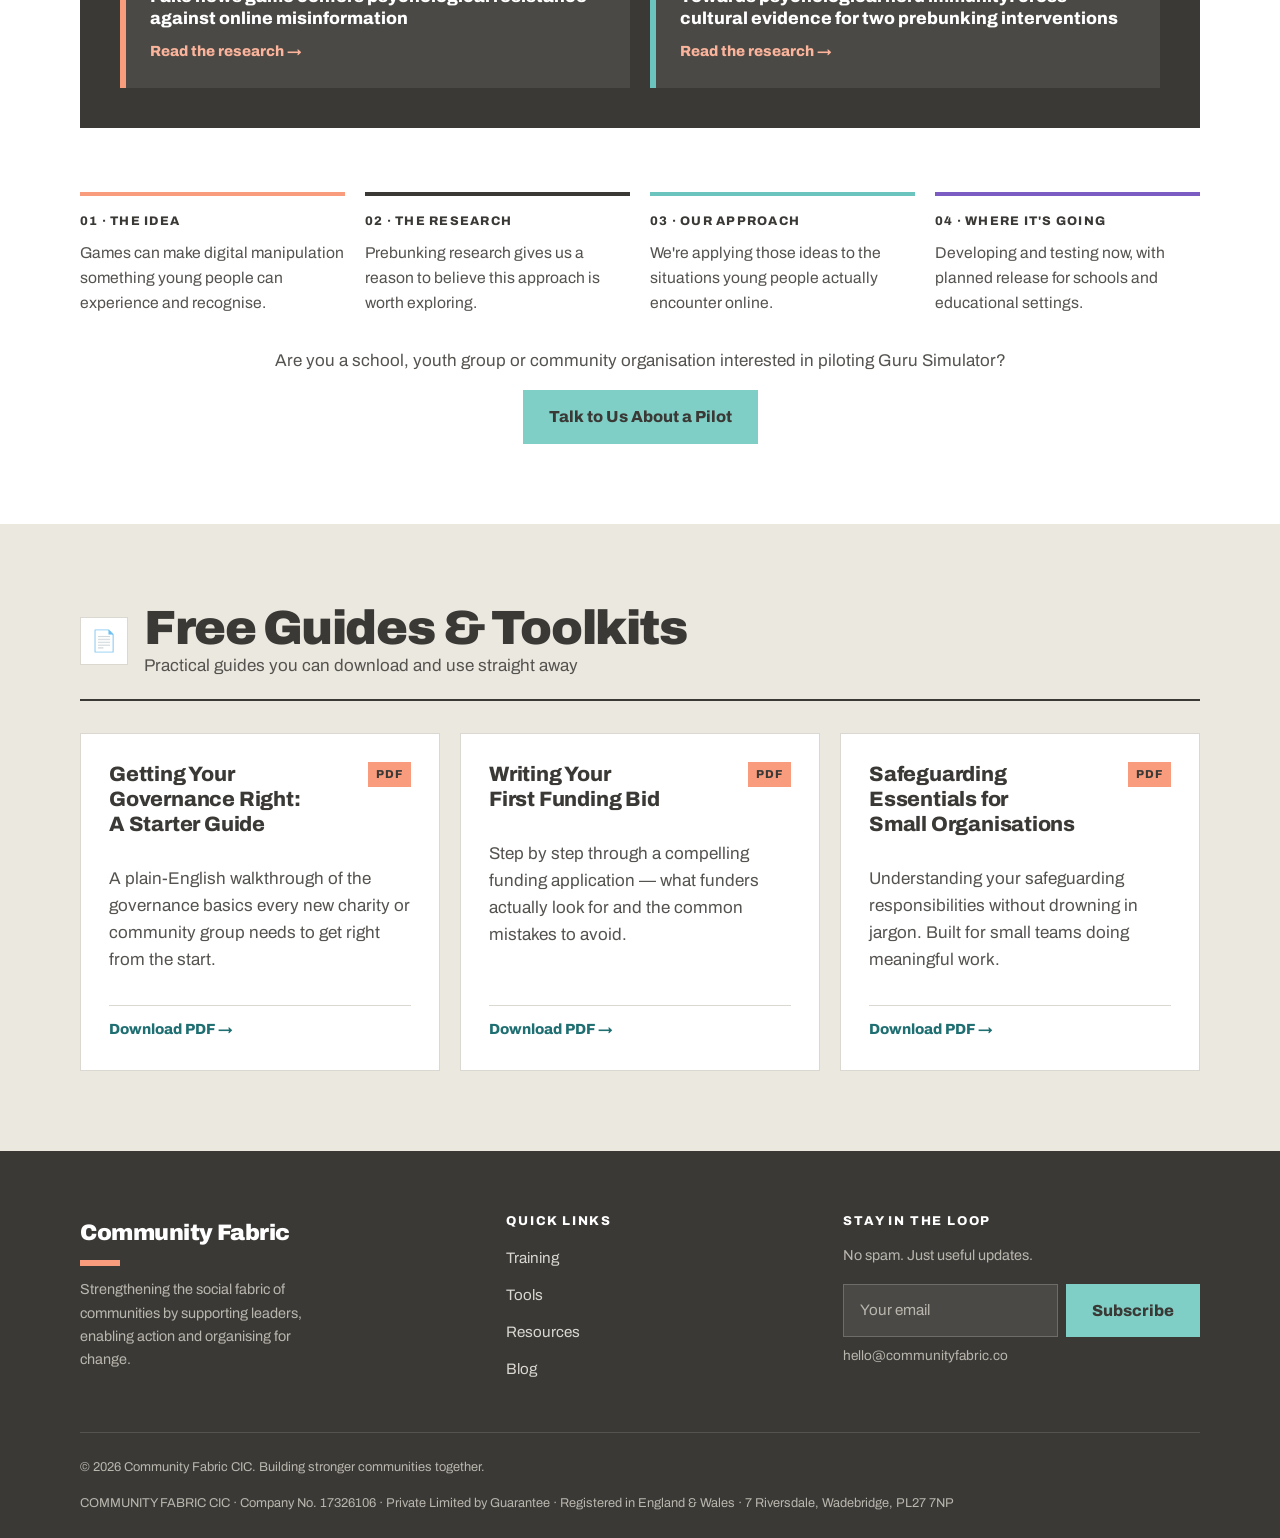
<file: resources.html>
<!DOCTYPE html>
<html lang="en">
<head>
    <meta charset="UTF-8">
    <meta name="viewport" content="width=device-width, initial-scale=1.0">
    <title>Digital Tools &amp; Resources — Community Fabric CIC</title>
    <meta name="description" content="Discover tools and resources to make changemaking easier — Charity Builder, Community Builder, Community Action Newquay, and free guides for grassroots leaders.">
    <link rel="icon" type="image/png" href="favicon-96x96.png" sizes="96x96">
    <link rel="icon" type="image/svg+xml" href="favicon.svg">
    <link rel="apple-touch-icon" href="apple-touch-icon.png">
    <link rel="manifest" href="site.webmanifest">
    <link rel="preconnect" href="https://fonts.googleapis.com">
    <link href="https://fonts.googleapis.com/css2?family=Archivo:wght@400;500;600;700;800;900&display=swap" rel="stylesheet">
    <link rel="stylesheet" href="styles.css">
    <style>
        .apps-grid { display: grid; grid-template-columns: repeat(3, minmax(0, 1fr)); gap: 1.25rem; }
        .app-card { text-decoration: none; display: block; transition: transform 0.15s ease; }
        .app-card:hover { transform: translateY(-3px); }
        .app-card--charity { background: var(--coral); --app-fg: var(--ink); --app-soft: rgba(44,44,42,0.82); --app-line: rgba(44,44,42,0.35); }
        .app-card--community { background: var(--teal-fill); --app-fg: var(--ink); --app-soft: rgba(58,57,54,0.85); --app-line: rgba(58,57,54,0.35); }
        .app-card--canewquay { background: var(--ink); --app-fg: var(--cream); --app-soft: var(--on-dark-muted); --app-line: rgba(245,244,239,0.35); }
        .app-card-inner { padding: 2.25rem; display: flex; flex-direction: column; gap: 1rem; height: 100%; color: var(--app-fg); }
        .app-card-top { display: flex; align-items: center; justify-content: space-between; }
        .app-icon { width: 52px; height: 52px; display: flex; align-items: center; justify-content: center; border: 2px solid var(--app-line); }
        .app-icon svg * { stroke: var(--app-fg); }
        .app-badge { font-size: 0.75rem; font-weight: 800; letter-spacing: 0.08em; text-transform: uppercase; color: var(--app-fg); border-bottom: 2px solid var(--app-fg); padding-bottom: 2px; }
        .app-name { font-size: 1.7rem; font-weight: 900; color: var(--app-fg); margin: 0.5rem 0 0; }
        .app-tagline { font-size: 1rem; color: var(--app-soft); }
        .app-features { list-style: none; padding: 1rem 0 0; display: flex; flex-direction: column; gap: 0.55rem; margin: auto 0 0; border-top: 1px solid var(--app-line); }
        .app-features li { font-size: 0.92rem; font-weight: 600; color: var(--app-fg); padding-left: 1.4rem; position: relative; }
        .app-features li::before { content: '→'; position: absolute; left: 0; font-weight: 900; }

        .category-header { display: flex; align-items: center; gap: 1rem; margin-bottom: 2rem; padding-bottom: 1.25rem; border-bottom: 2px solid var(--ink); }
        .category-icon { width: 48px; height: 48px; display: flex; align-items: center; justify-content: center; font-size: 1.3rem; flex-shrink: 0; background: var(--paper); border: 1px solid var(--line); }
        .resources-grid { display: grid; grid-template-columns: repeat(auto-fill, minmax(280px, 1fr)); gap: 1.25rem; }
        .resource-card { background: var(--paper); padding: 1.75rem; border: 1px solid var(--line); display: flex; flex-direction: column; gap: 1rem; }
        .resource-card.coming-soon { background: transparent; border-style: dashed; }
        .resource-card-top { display: flex; align-items: flex-start; justify-content: space-between; gap: 0.75rem; }
        .resource-type-badge { display: inline-block; padding: 0.2rem 0.5rem; font-size: 0.72rem; font-weight: 800; text-transform: uppercase; letter-spacing: 0.08em; white-space: nowrap; }
        .badge-pdf { background: var(--coral); color: var(--ink); }
        .badge-link { border: 1px solid var(--muted); color: var(--muted); }
        .resource-card-action { display: inline-flex; align-items: center; gap: 0.4rem; font-size: 0.92rem; font-weight: 800; color: var(--teal-dark); text-decoration: none; margin-top: auto; padding-top: 0.75rem; border-top: 1px solid var(--line); }
        .coming-soon-label { font-size: 0.8rem; font-weight: 800; letter-spacing: 0.08em; text-transform: uppercase; color: var(--muted); padding-top: 0.75rem; border-top: 1px dashed var(--line); margin-top: auto; }
        .resource-category { margin-bottom: 4rem; }

        .games-section { background: var(--paper); }
        .games-section .section-head { max-width: 760px; }
        .guru-feature { display: grid; grid-template-columns: 1.05fr 0.95fr; gap: 3rem; align-items: center; margin-bottom: 4rem; }
        .guru-image img { border: 1px solid var(--line); }
        .guru-text h3 { font-size: 1.9rem; font-weight: 900; }
        .guru-facts { list-style: none; padding: 0; margin: 0.5rem 0 0; display: flex; flex-wrap: wrap; gap: 0.5rem; }
        .guru-facts li { border: 1px solid var(--ink); color: var(--ink); font-size: 0.85rem; font-weight: 600; padding: 0.3rem 0.65rem; }
        .guru-fit { margin-bottom: 4rem; }
        .guru-fit-head { max-width: 720px; margin-bottom: 1.75rem; }
        .guru-fit-head h3 { font-size: clamp(1.7rem, 3vw, 2.3rem); font-weight: 900; }
        .guru-fit-grid { display: grid; grid-template-columns: repeat(3, minmax(0, 1fr)); gap: 1.25rem; }
        .guru-fit-card { padding: 1.75rem; background: var(--cream); border-top: 6px solid var(--coral); }
        .guru-fit-card:nth-child(2) { border-top-color: var(--ink); }
        .guru-fit-card:nth-child(3) { border-top-color: var(--teal); }
        .guru-fit-card .icon-badge { width: 48px; height: 48px; margin-bottom: 1rem; }
        .guru-fit-card h4 { font-size: 1.2rem; font-weight: 900; margin-bottom: 0.4rem; }
        .guru-fit-card p { margin: 0; font-size: 0.98rem; }
        .evidence { background: var(--ink); padding: 2.5rem; margin-bottom: 4rem; }
        .evidence-title { color: #fff; font-size: 1.6rem; font-weight: 900; margin-bottom: 1.5rem; }
        .evidence-grid { display: grid; grid-template-columns: 1fr 1fr; gap: 1.25rem; }
        .evidence-card { display: flex; flex-direction: column; gap: 0.6rem; background: #4A4945; padding: 1.5rem; text-decoration: none; border-left: 6px solid var(--coral); }
        .evidence-card:nth-child(2) { border-left-color: var(--teal); }
        .evidence-card:hover { background: #55534F; }
        .evidence-card p { color: #fff; font-weight: 800; font-size: 1.08rem; margin: 0; line-height: 1.3; }
        .evidence-meta { font-size: 0.74rem; font-weight: 800; letter-spacing: 0.08em; text-transform: uppercase; color: #CFCCC3; }
        .evidence-link { color: #FBB49B; font-weight: 800; font-size: 0.92rem; margin-top: auto; }
        .guru-steps { list-style: none; padding: 0; margin: 0; display: grid; grid-template-columns: repeat(4, minmax(0, 1fr)); gap: 1.25rem; }
        .guru-steps li { border-top: 4px solid var(--coral); padding-top: 1rem; }
        .guru-steps li:nth-child(2) { border-top-color: var(--ink); }
        .guru-steps li:nth-child(3) { border-top-color: var(--teal); }
        .guru-steps li:nth-child(4) { border-top-color: var(--violet); }
        .guru-steps span { display: block; font-size: 0.78rem; font-weight: 800; letter-spacing: 0.1em; text-transform: uppercase; color: var(--ink); margin-bottom: 0.5rem; }
        .guru-steps p { margin: 0; font-size: 0.98rem; }
        @media (max-width: 960px) {
            .apps-grid { grid-template-columns: 1fr; }
        }
        @media (max-width: 860px) {
            .guru-feature, .evidence-grid, .guru-fit-grid { grid-template-columns: 1fr; gap: 1.5rem; }
            .guru-steps { grid-template-columns: 1fr 1fr; }
            .evidence { padding: 1.75rem; }
        }
        @media (max-width: 520px) { .guru-steps { grid-template-columns: 1fr; } }
        @media (max-width: 600px) {
            .resources-grid { grid-template-columns: 1fr; }
            .app-card-inner { padding: 1.75rem; }
        }
    </style>
</head>
<body>

<header class="site-header">
    <nav class="site-nav">
        <a href="index.html" class="logo"><img width="28" height="28" src="yarn-motif.svg" alt="" class="yarn-motif" style="width:28px;height:28px;">Community Fabric</a>
        <ul class="nav-links">
            <li><a href="about.html">About</a></li>
            <li><a href="training.html">Training &amp; Coaching</a></li>
            <li><a href="resources.html" class="active">Digital Tools</a></li>
            <li><a href="impact.html">Impact &amp; Voice</a></li>
            <li><a href="get-involved.html">Get Involved</a></li>
        </ul>
        <div class="nav-cta">
            <a href="get-involved.html#book-a-call" class="btn btn-secondary">Arrange a Call</a>
            <button class="hamburger" type="button" aria-label="Menu" aria-expanded="false" aria-controls="mobile-menu"><span></span><span></span><span></span></button>
        </div>
    </nav>
    <div class="mobile-menu" id="mobile-menu">
        <a href="about.html">About</a>
        <a href="training.html">Training &amp; Coaching</a>
        <a href="resources.html">Digital Tools</a>
        <a href="impact.html">Impact &amp; Voice</a>
        <a href="get-involved.html">Get Involved</a>
        <a href="get-involved.html#book-a-call">Arrange a Call</a>
    </div>
</header>

<section class="page-hero">
    <div class="container page-hero-grid">
        <div>
            <span class="eyebrow">Digital Tools &amp; Resources</span>
            <h1>Discover tools and resources to make changemaking easier.</h1>
        </div>
        <div class="page-hero-media">
            <picture><source srcset="img/reg.webp" type="image/webp"><img src="img/reg.jpg" alt="A circle of people reaching their hands into the middle together at a community event" width="1600" height="1067" fetchpriority="high" decoding="async"></picture>
            <span class="beam" aria-hidden="true"></span>
        </div>
    </div>
</section>

<section id="tools">
    <div class="container">
        <div class="section-head">
            <span class="eyebrow">Built by Fabric</span>
            <h2>Our Tools &amp; Apps</h2>
            <p>Designed with communities to cut admin, find funding, get seen and make organising easier.</p>
        </div>
        <div class="apps-grid">

            <a href="https://www.charitybuilder.co.uk" target="_blank" rel="noopener" class="app-card app-card--charity">
                <div class="app-card-inner">
                    <div class="app-card-top">
                        <div class="app-icon">
                            <svg width="26" height="26" viewBox="0 0 30 30" fill="none"><path d="M4 13L15 4L26 13" stroke="white" stroke-width="1.8" stroke-linecap="round" stroke-linejoin="round"/><rect x="6" y="13" width="18" height="13" rx="1.5" stroke="white" stroke-width="1.8"/></svg>
                        </div>
                        <span class="app-badge">Visit site →</span>
                    </div>
                    <h3 class="app-name">Charity Builder</h3>
                    <p class="app-tagline">You are the fabric that holds our communities together. But that shouldn't mean carrying everything alone.</p>
                    <ul class="app-features">
                        <li>Governance framework builder</li>
                        <li>Strategy &amp; business planning</li>
                        <li>2,000+ UK funders — grant search &amp; AI writer</li>
                    </ul>
                </div>
            </a>

            <a href="https://www.communitybuilder.uk" target="_blank" rel="noopener" class="app-card app-card--community">
                <div class="app-card-inner">
                    <div class="app-card-top">
                        <div class="app-icon">
                            <svg width="26" height="26" viewBox="0 0 30 30" fill="none"><circle cx="15" cy="8" r="3.5" stroke="white" stroke-width="1.8"/><circle cx="6" cy="22" r="3.5" stroke="white" stroke-width="1.8"/><circle cx="24" cy="22" r="3.5" stroke="white" stroke-width="1.8"/></svg>
                        </div>
                        <span class="app-badge">Visit site →</span>
                    </div>
                    <h3 class="app-name">Community Builder</h3>
                    <p class="app-tagline">A shared space for people building connection, belonging, and resilience in their communities.</p>
                    <ul class="app-features">
                        <li>Map local need and community assets</li>
                        <li>Find people working on what you care about</li>
                        <li>Free to explore — no account required</li>
                    </ul>
                </div>
            </a>

            <a href="https://canewquay.com" target="_blank" rel="noopener" class="app-card app-card--canewquay">
                <div class="app-card-inner">
                    <div class="app-card-top">
                        <div class="app-icon">
                            <svg width="26" height="26" viewBox="0 0 30 30" fill="none"><path d="M15 4C11.13 4 8 7.13 8 11C8 16.25 15 26 15 26C15 26 22 16.25 22 11C22 7.13 18.87 4 15 4Z" stroke="white" stroke-width="1.8" stroke-linejoin="round"/></svg>
                        </div>
                        <span class="app-badge">Visit site →</span>
                    </div>
                    <h3 class="app-name">Community Action Newquay (CAN)</h3>
                    <p class="app-tagline">Bringing together the people, organisations, and ideas that make Newquay special.</p>
                    <ul class="app-features">
                        <li>Free digital platform for the whole community</li>
                        <li>Connect surf clubs, food banks, businesses &amp; groups</li>
                        <li>All in one place, all for free</li>
                    </ul>
                </div>
            </a>

        </div>
    </div>
</section>

<section class="games-section" id="games">
    <div class="container">
        <div class="section-head">
            <span class="eyebrow">Built by Fabric · Educational Games</span>
            <h2>What if the best way to understand manipulation was to experience it?</h2>
            <p>Guru Simulator is Community Fabric's interactive game series that helps young people recognise manipulation, persuasion and misleading online behaviour. We're building and testing it now with schools and communities.</p>
        </div>

        <div class="guru-feature">
            <div class="guru-image"><picture><source srcset="img/guru-og.webp" type="image/webp"><img src="img/guru-og.jpg" alt="Guru Simulator: interactive games about influence, manipulation and the tricks used to grab your attention. Ages 12–17." width="1200" height="630" loading="lazy" decoding="async"></picture></div>
            <div class="guru-text">
                <span class="eyebrow">Why we're building this</span>
                <h3>Spot the trick before it's played on you.</h3>
                <p>Research into prebunking suggests that practising recognising manipulation techniques <em>before</em> encountering them can help build resistance to misinformation and manipulation.</p>
                <p>Researchers at the University of Cambridge have explored this approach through games including <em>Bad News</em> and <em>Go Viral!</em>, finding that gameplay can improve people's ability to recognise manipulative misinformation.</p>
                <p>Guru Simulator applies that idea to situations young people actually encounter: influencers, scams, social pressure, viral content and manipulation.</p>
                <ul class="guru-facts">
                    <li>Ages 12–17</li>
                    <li>Make a choice, see the consequence, reflect</li>
                    <li>Covers influencers, scams, phishing, deepfakes &amp; AI persuasion</li>
                </ul>
            </div>
        </div>

        <div class="guru-fit">
            <div class="guru-fit-head">
                <span class="eyebrow">Why it's part of Community Fabric</span>
                <h3>Division often starts online. So does resilience.</h3>
                <p>Across the communities we work with, misinformation, scams and online pressure are turning people against each other and leaving young people exposed. Guru Simulator sits alongside our training and digital tools as another way to build trust, critical thinking and connection.</p>
            </div>
            <div class="guru-fit-grid">
                <div class="guru-fit-card">
                    <div class="icon-badge coral"><svg width="24" height="24" viewBox="0 0 24 24" fill="none" stroke="currentColor" stroke-width="2"><path d="M22 10L12 5 2 10l10 5 10-5z"/><path d="M6 12v5c3 2 9 2 12 0v-5"/></svg></div>
                    <h4>In schools</h4>
                    <p>Designed for classroom sessions that help pupils spot influencer tactics, scams and misleading content, with space to reflect and discuss.</p>
                </div>
                <div class="guru-fit-card">
                    <div class="icon-badge teal"><svg width="24" height="24" viewBox="0 0 24 24" fill="none" stroke="currentColor" stroke-width="2"><path d="M17 21v-2a4 4 0 0 0-4-4H5a4 4 0 0 0-4 4v2"/><circle cx="9" cy="7" r="4"/><path d="M23 21v-2a4 4 0 0 0-3-3.87"/><path d="M16 3.13a4 4 0 0 1 0 7.75"/></svg></div>
                    <h4>In communities</h4>
                    <p>A tool for youth clubs, community groups and local leaders to open conversations about online harm, exploitation and the pressures young people face.</p>
                </div>
                <div class="guru-fit-card">
                    <div class="icon-badge sage"><svg width="24" height="24" viewBox="0 0 24 24" fill="none" stroke="currentColor" stroke-width="2"><path d="M21 11.5a8.38 8.38 0 0 1-.9 3.8 8.5 8.5 0 0 1-7.6 4.7 8.38 8.38 0 0 1-3.8-.9L3 21l1.9-5.7a8.38 8.38 0 0 1-.9-3.8 8.5 8.5 0 0 1 4.7-7.6 8.38 8.38 0 0 1 3.8-.9h.5a8.48 8.48 0 0 1 8 8v.5z"/></svg></div>
                    <h4>Alongside our training</h4>
                    <p>It builds on our Tackling Narratives of Division and Digital Skills training, giving leaders a hands-on way to share what they learn.</p>
                </div>
            </div>
        </div>

        <div class="evidence">
            <h3 class="evidence-title">The evidence behind it</h3>
            <div class="evidence-grid">
                <a class="evidence-card" href="https://doi.org/10.1057/s41599-019-0279-9" target="_blank" rel="noopener">
                    <span class="evidence-meta">Bad News · University of Cambridge · 2019</span>
                    <p>Fake news game confers psychological resistance against online misinformation</p>
                    <span class="evidence-link">Read the research →</span>
                </a>
                <a class="evidence-card" href="https://doi.org/10.1177/20539517211013868" target="_blank" rel="noopener">
                    <span class="evidence-meta">Go Viral! · University of Cambridge · 2021</span>
                    <p>Towards psychological herd immunity: cross-cultural evidence for two prebunking interventions</p>
                    <span class="evidence-link">Read the research →</span>
                </a>
            </div>
        </div>

        <ol class="guru-steps">
            <li><span>01 · The idea</span><p>Games can make digital manipulation something young people can experience and recognise.</p></li>
            <li><span>02 · The research</span><p>Prebunking research gives us a reason to believe this approach is worth exploring.</p></li>
            <li><span>03 · Our approach</span><p>We're applying those ideas to the situations young people actually encounter online.</p></li>
            <li><span>04 · Where it's going</span><p>Developing and testing now, with planned release for schools and educational settings.</p></li>
        </ol>

        <div class="text-center mt-2">
            <p>Are you a school, youth group or community organisation interested in piloting Guru Simulator?</p>
            <a href="get-involved.html#contact" class="btn btn-primary">Talk to Us About a Pilot</a>
        </div>
    </div>
</section>

<section class="band-sand" id="guides">
    <div class="container">
        <div class="resource-category" style="margin-bottom:0;">
            <div class="category-header">
                <div class="category-icon green">📄</div>
                <div>
                    <h2 style="margin:0;">Free Guides &amp; Toolkits</h2>
                    <p style="margin:0;">Practical guides you can download and use straight away</p>
                </div>
            </div>
            <div class="resources-grid">
                <div class="resource-card">
                    <div class="resource-card-top">
                        <h3>Getting Your Governance Right: A Starter Guide</h3>
                        <span class="resource-type-badge badge-pdf">PDF</span>
                    </div>
                    <p>A plain-English walkthrough of the governance basics every new charity or community group needs to get right from the start.</p>
                    <a class="resource-card-action" href="Governance &amp; Leadership Resources.pdf" download>Download PDF →</a>
                </div>
                <div class="resource-card">
                    <div class="resource-card-top">
                        <h3>Writing Your First Funding Bid</h3>
                        <span class="resource-type-badge badge-pdf">PDF</span>
                    </div>
                    <p>Step by step through a compelling funding application — what funders actually look for and the common mistakes to avoid.</p>
                    <a class="resource-card-action" href="Funding.pdf" download>Download PDF →</a>
                </div>
                <div class="resource-card">
                    <div class="resource-card-top">
                        <h3>Safeguarding Essentials for Small Organisations</h3>
                        <span class="resource-type-badge badge-pdf">PDF</span>
                    </div>
                    <p>Understanding your safeguarding responsibilities without drowning in jargon. Built for small teams doing meaningful work.</p>
                    <a class="resource-card-action" href="Operational tools.pdf" download>Download PDF →</a>
                </div>
            </div>
        </div>

    </div>
</section>

<footer class="site-footer">
    <div class="container">
        <div class="footer-grid">
            <div>
                <div class="footer-logo">Community Fabric</div>
                <p style="color:#a8a29e;font-size:0.9rem;max-width:32ch;">Strengthening the social fabric of communities by supporting leaders, enabling action and organising for change.</p>
            </div>
            <div>
                <h4>Quick Links</h4>
                <ul>
                    <li><a href="training.html">Training</a></li>
                    <li><a href="resources.html">Tools</a></li>
                    <li><a href="resources.html#guides">Resources</a></li>
                    <li><a href="blog.html">Blog</a></li>
                </ul>
            </div>
            <div>
                <h4>Stay in the loop</h4>
                <p style="color:#a8a29e;font-size:0.9rem;">No spam. Just useful updates.</p>
                <form class="newsletter-form" action="https://formspree.io/f/mpqjjjvd" method="POST">
                    <label for="footer-email" class="visually-hidden">Email address for updates</label>
                    <input type="email" id="footer-email" name="email" placeholder="Your email" autocomplete="email" required>
                    <button type="submit" class="btn btn-primary">Subscribe</button>
                </form>
                <p class="form-success" role="status">Thanks — you're on the list.</p>
                <p style="color:#a8a29e;font-size:0.85rem;">hello@communityfabric.co</p>
            </div>
        </div>
        <div class="footer-bottom">
            <span>© 2026 Community Fabric CIC. Building stronger communities together.</span>
            <span>COMMUNITY FABRIC CIC · Company No. 17326106 · Private Limited by Guarantee · Registered in England &amp; Wales · 7 Riversdale, Wadebridge, PL27 7NP</span>
        </div>
    </div>
</footer>

<script src="site.js"></script>
</body>
</html>
</file>
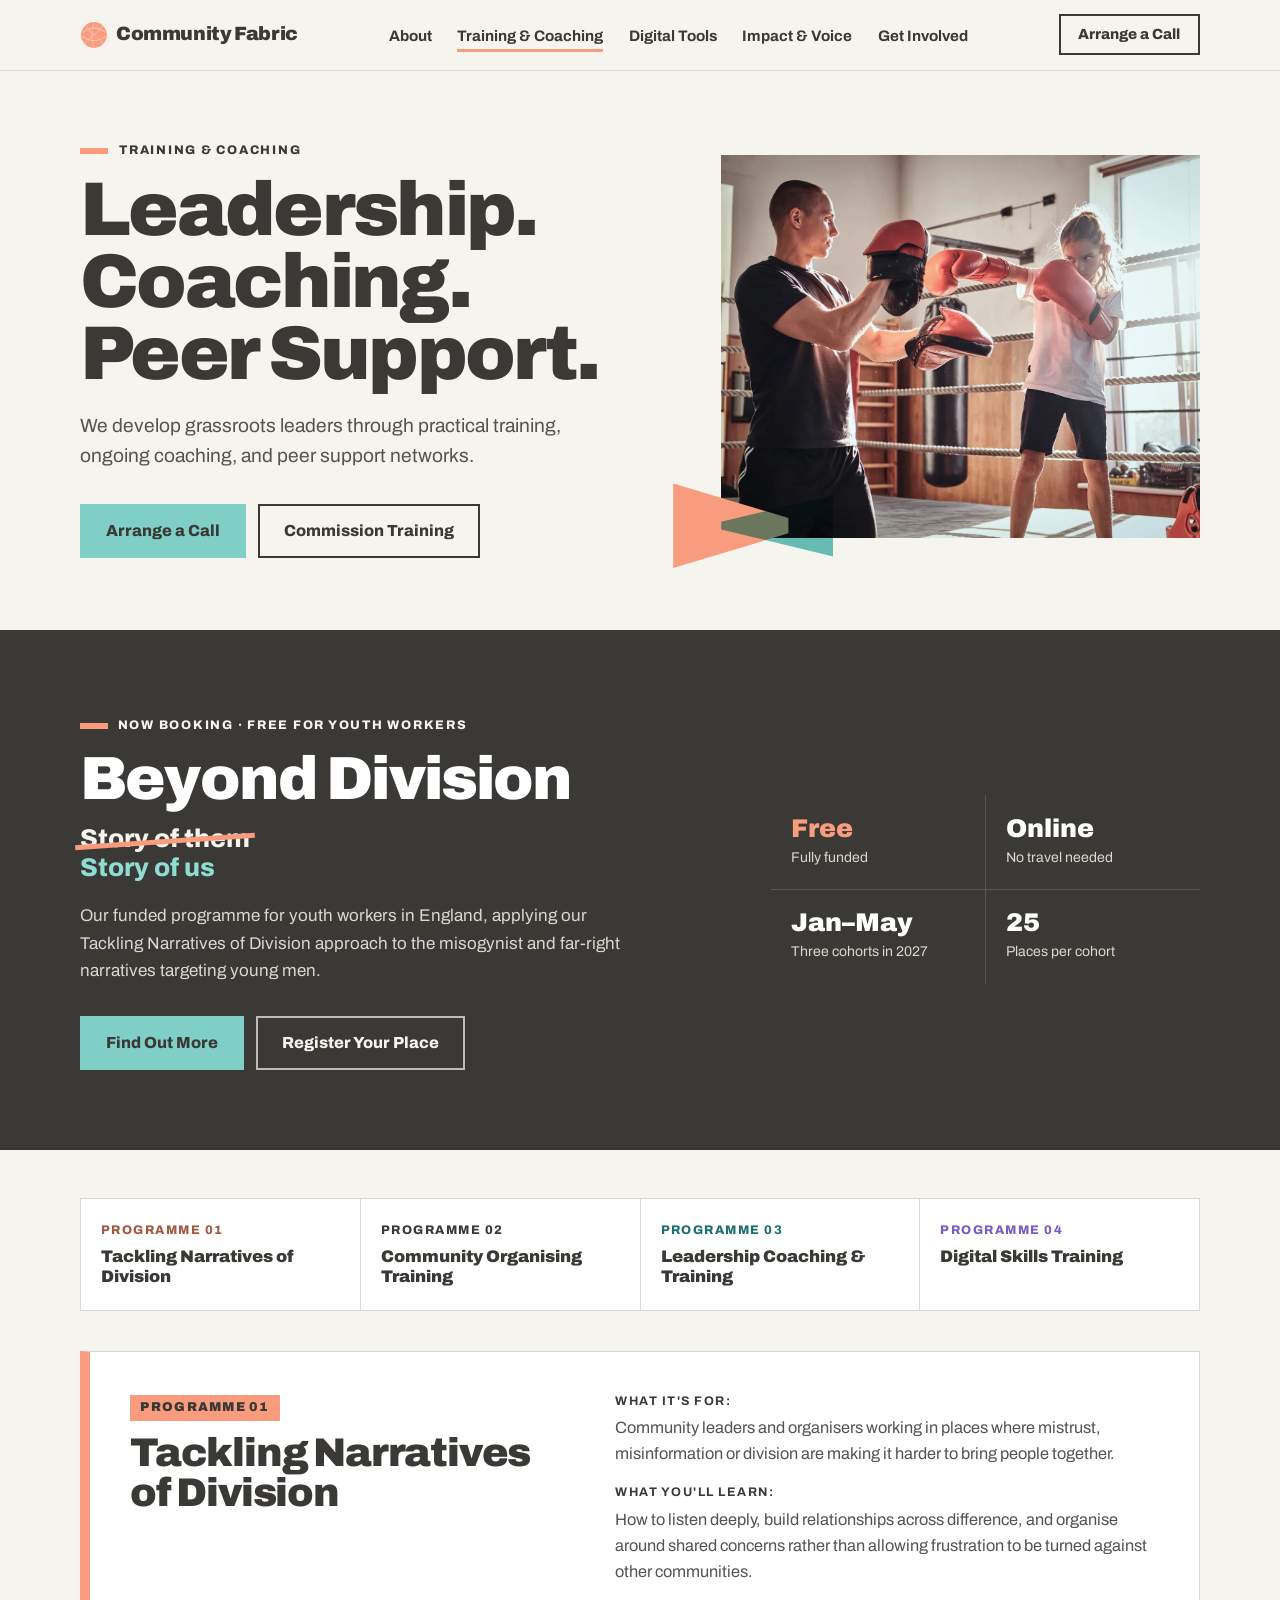
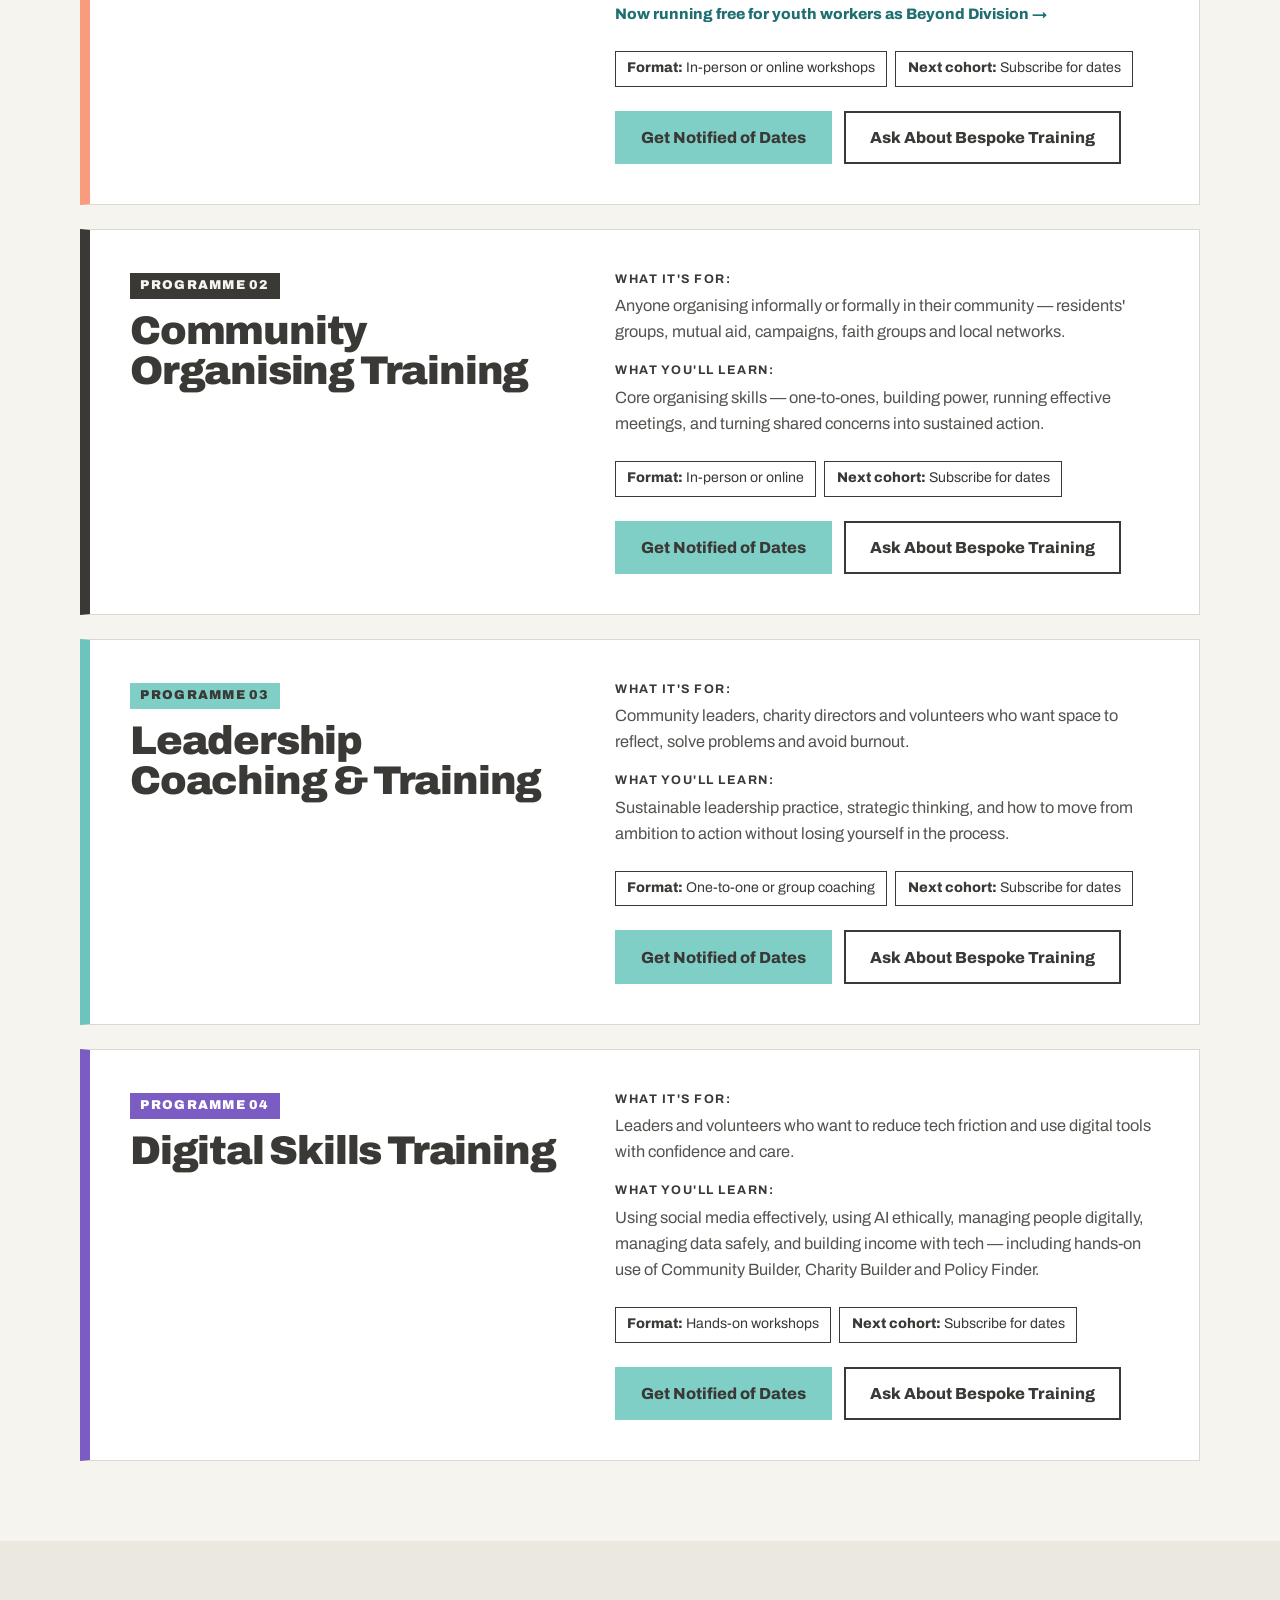
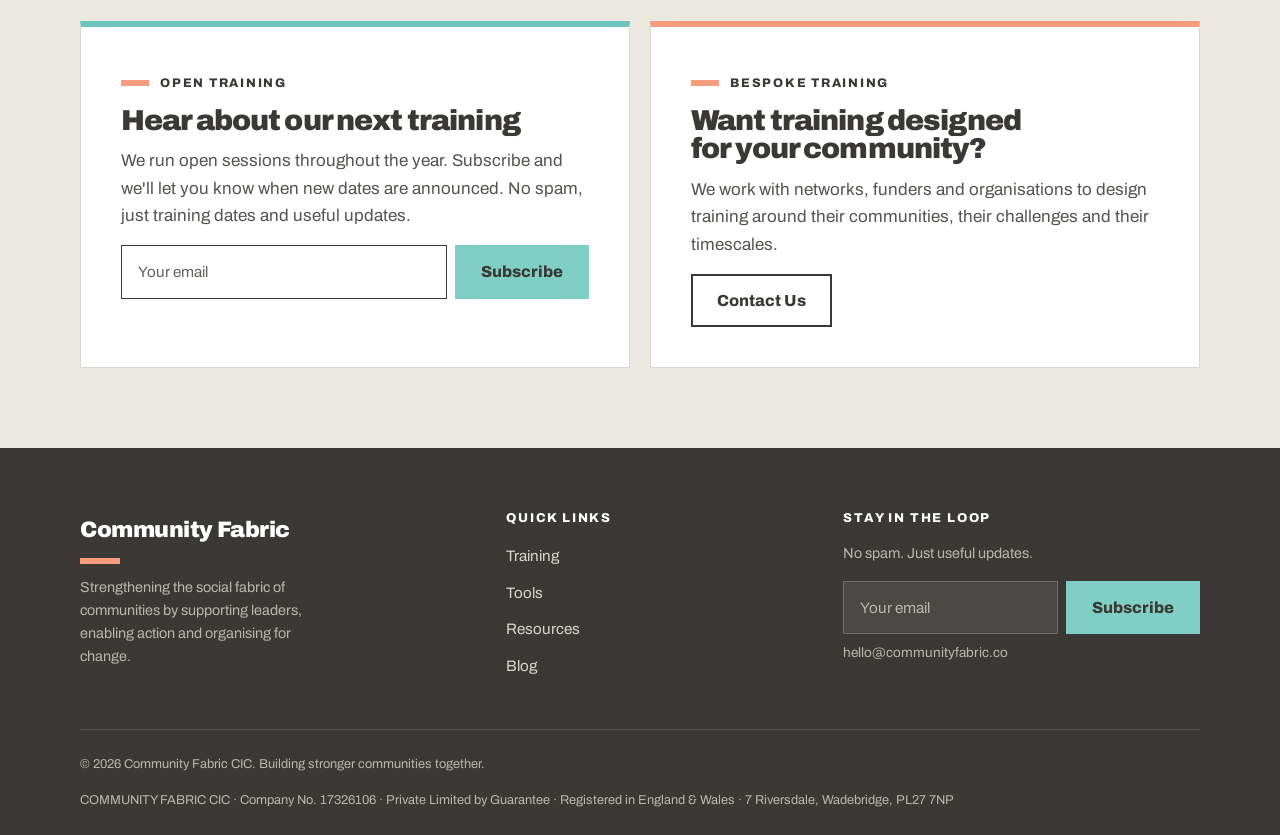
<file: training.html>
<!DOCTYPE html>
<html lang="en">
<head>
    <meta charset="UTF-8">
    <meta name="viewport" content="width=device-width, initial-scale=1.0">
    <title>Training &amp; Coaching — Community Fabric CIC</title>
    <meta name="description" content="Leadership, coaching and peer support for grassroots leaders — community organising, tackling division, leadership coaching and digital skills training.">
    <link rel="icon" type="image/png" href="favicon-96x96.png" sizes="96x96">
    <link rel="icon" type="image/svg+xml" href="favicon.svg">
    <link rel="apple-touch-icon" href="apple-touch-icon.png">
    <link rel="manifest" href="site.webmanifest">
    <link rel="preconnect" href="https://fonts.googleapis.com">
    <link href="https://fonts.googleapis.com/css2?family=Archivo:wght@400;500;600;700;800;900&display=swap" rel="stylesheet">
    <link rel="stylesheet" href="styles.css">
    <style>
        .jump-grid { display: grid; grid-template-columns: repeat(4, minmax(0, 1fr)); gap: 1px; background: var(--line); border: 1px solid var(--line); }
        .jump-grid a { background: var(--paper); padding: 1.4rem 1.25rem; text-decoration: none; color: var(--ink); display: flex; flex-direction: column; gap: 0.4rem; }
        .jump-grid a:hover { background: var(--cream); }
        .jump-grid b { font-size: 1.05rem; font-weight: 900; line-height: 1.2; }
        .jump-grid span { font-size: 0.78rem; font-weight: 800; letter-spacing: 0.12em; text-transform: uppercase; color: var(--coral-text); }
        .jump-grid a:nth-child(2) span { color: var(--ink); }
        .jump-grid a:nth-child(3) span { color: var(--teal-dark); }
        .jump-grid a:nth-child(4) span { color: var(--violet); }

        .programme-card {
            background: var(--paper);
            border: 1px solid var(--line);
            border-left: 10px solid var(--coral);
            padding: 2.5rem;
            margin-bottom: 1.5rem;
            display: grid;
            grid-template-columns: minmax(0, 0.9fr) minmax(0, 1.1fr);
            gap: 2.5rem;
            scroll-margin-top: 90px;
        }
        .programme-card:last-child { margin-bottom: 0; }
        .programme-card:nth-of-type(2) { border-left-color: var(--ink); }
        .programme-card:nth-of-type(3) { border-left-color: var(--teal); }
        .programme-card:nth-of-type(4) { border-left-color: var(--violet); }
        .programme-card h2 { font-size: clamp(1.8rem, 3.2vw, 2.5rem); margin-top: 0.75rem; }
        .programme-card .chip { font-size: 0.8rem; letter-spacing: 0.1em; text-transform: uppercase; }
        .programme-card:nth-of-type(4) .chip { background: var(--violet); color: #fff; }
        .programme-detail p { font-size: 1.02rem; }
        .programme-detail p strong { display: block; font-size: 0.78rem; letter-spacing: 0.12em; text-transform: uppercase; margin-bottom: 0.2rem; }
        .programme-meta { display: flex; flex-wrap: wrap; gap: 0.5rem; margin: 1.5rem 0; }
        .programme-meta span { border: 1px solid var(--ink); padding: 0.35rem 0.7rem; font-size: 0.88rem; color: var(--ink); }
        .programme-meta strong { font-weight: 800; }

        .next-steps { display: grid; grid-template-columns: 1fr 1fr; gap: 1.25rem; }
        .next-step-card { background: var(--paper); border: 1px solid var(--line); padding: 2.5rem; border-top: 6px solid var(--teal); }
        .next-step-card + .next-step-card { border-top-color: var(--coral); }
        .next-step-card h2 { font-size: 1.8rem; }
        .training-subscribe input { background: var(--paper); border-color: var(--ink); color: var(--ink); }
        .training-subscribe input::placeholder { color: var(--muted); }

        @media (max-width: 860px) {
            .jump-grid { grid-template-columns: repeat(2, minmax(0, 1fr)); }
            .programme-card { grid-template-columns: 1fr; gap: 0.5rem; padding: 1.75rem; }
            .next-steps { grid-template-columns: 1fr; }
            .next-step-card { padding: 1.75rem; }
        }
    </style>
</head>
<body>

<header class="site-header">
    <nav class="site-nav">
        <a href="index.html" class="logo"><img width="28" height="28" src="yarn-motif.svg" alt="" class="yarn-motif" style="width:28px;height:28px;">Community Fabric</a>
        <ul class="nav-links">
            <li><a href="about.html">About</a></li>
            <li><a href="training.html" class="active">Training &amp; Coaching</a></li>
            <li><a href="resources.html">Digital Tools</a></li>
            <li><a href="impact.html">Impact &amp; Voice</a></li>
            <li><a href="get-involved.html">Get Involved</a></li>
        </ul>
        <div class="nav-cta">
            <a href="get-involved.html#book-a-call" class="btn btn-secondary">Arrange a Call</a>
            <button class="hamburger" type="button" aria-label="Menu" aria-expanded="false" aria-controls="mobile-menu"><span></span><span></span><span></span></button>
        </div>
    </nav>
    <div class="mobile-menu" id="mobile-menu">
        <a href="about.html">About</a>
        <a href="training.html">Training &amp; Coaching</a>
        <a href="resources.html">Digital Tools</a>
        <a href="impact.html">Impact &amp; Voice</a>
        <a href="get-involved.html">Get Involved</a>
        <a href="get-involved.html#book-a-call">Arrange a Call</a>
    </div>
</header>

<section class="page-hero">
    <div class="container page-hero-grid">
        <div>
            <span class="eyebrow">Training &amp; Coaching</span>
            <h1>Leadership. Coaching. Peer Support.</h1>
            <p class="subhead">We develop grassroots leaders through practical training, ongoing coaching, and peer support networks.</p>
            <div class="cta-row mt-2">
            <a href="get-involved.html#book-a-call" class="btn btn-primary">Arrange a Call</a>
            <a href="#commission" class="btn btn-secondary">Commission Training</a>
            </div>
        </div>
        <div class="page-hero-media">
            <picture><source srcset="img/picbox2.webp" type="image/webp"><img src="img/picbox2.jpg" alt="A coach holding pads for a young boxer in a community gym" width="1600" height="1067" fetchpriority="high" decoding="async"></picture>
            <span class="beam" aria-hidden="true"></span>
        </div>
    </div>
</section>

<section class="promo-band" aria-labelledby="promo-title">
    <div class="container">
        <div class="promo-grid">
            <div>
                <span class="promo-tag">Now booking · Free for youth workers</span>
                <h2 id="promo-title">Beyond Division</h2>
                <p class="strike"><s>Story of them</s><span>Story of us</span></p>
                <p>Our funded programme for youth workers in England, applying our Tackling Narratives of Division approach to the misogynist and far-right narratives targeting young men.</p>
                <div class="cta-row mt-2">
                    <a href="beyond-division.html" class="btn btn-primary">Find Out More</a>
                    <a href="beyond-division.html#register" class="btn btn-secondary">Register Your Place</a>
                </div>
            </div>
            <ul class="promo-facts">
                <li><b>Free</b><span>Fully funded</span></li>
                <li><b>Online</b><span>No travel needed</span></li>
                <li><b>Jan–May</b><span>Three cohorts in 2027</span></li>
                <li><b>25</b><span>Places per cohort</span></li>
            </ul>
        </div>
    </div>
</section>

<section class="section-compact" style="padding-bottom:0;">
    <div class="container">
        <nav class="jump-grid" aria-label="Programmes">
            <a href="#division"><span>Programme 01</span><b>Tackling Narratives of Division</b></a>
            <a href="#organising"><span>Programme 02</span><b>Community Organising Training</b></a>
            <a href="#coaching"><span>Programme 03</span><b>Leadership Coaching &amp; Training</b></a>
            <a href="#digital-skills"><span>Programme 04</span><b>Digital Skills Training</b></a>
        </nav>
    </div>
</section>

<section style="padding-top:2.5rem;">
<div class="container">

<div class="programme-card" id="division">
    <div>
        <span class="chip coral">Programme 01</span>
        <h2>Tackling Narratives of Division</h2>
    </div>
    <div class="programme-detail">
        <p><strong>What it's for:</strong> Community leaders and organisers working in places where mistrust, misinformation or division are making it harder to bring people together.</p>
        <p><strong>What you'll learn:</strong> How to listen deeply, build relationships across difference, and organise around shared concerns rather than allowing frustration to be turned against other communities.</p>
        <p><a href="beyond-division.html" class="card-link">Now running free for youth workers as Beyond Division →</a></p>
        <div class="programme-meta">
            <span><strong>Format:</strong> In-person or online workshops</span>
            <span><strong>Next cohort:</strong> Subscribe for dates</span>
        </div>
        <div class="cta-row">
            <a href="#updates" class="btn btn-primary">Get Notified of Dates</a>
            <a href="get-involved.html#contact" class="btn btn-secondary">Ask About Bespoke Training</a>
        </div>
    </div>
</div>

<div class="programme-card" id="organising">
    <div>
        <span class="chip ink">Programme 02</span>
        <h2>Community Organising Training</h2>
    </div>
    <div class="programme-detail">
        <p><strong>What it's for:</strong> Anyone organising informally or formally in their community — residents' groups, mutual aid, campaigns, faith groups and local networks.</p>
        <p><strong>What you'll learn:</strong> Core organising skills — one-to-ones, building power, running effective meetings, and turning shared concerns into sustained action.</p>
        <div class="programme-meta">
            <span><strong>Format:</strong> In-person or online</span>
            <span><strong>Next cohort:</strong> Subscribe for dates</span>
        </div>
        <div class="cta-row">
            <a href="#updates" class="btn btn-primary">Get Notified of Dates</a>
            <a href="get-involved.html#contact" class="btn btn-secondary">Ask About Bespoke Training</a>
        </div>
    </div>
</div>

<div class="programme-card" id="coaching">
    <div>
        <span class="chip teal">Programme 03</span>
        <h2>Leadership Coaching &amp; Training</h2>
    </div>
    <div class="programme-detail">
        <p><strong>What it's for:</strong> Community leaders, charity directors and volunteers who want space to reflect, solve problems and avoid burnout.</p>
        <p><strong>What you'll learn:</strong> Sustainable leadership practice, strategic thinking, and how to move from ambition to action without losing yourself in the process.</p>
        <div class="programme-meta">
            <span><strong>Format:</strong> One-to-one or group coaching</span>
            <span><strong>Next cohort:</strong> Subscribe for dates</span>
        </div>
        <div class="cta-row">
            <a href="#updates" class="btn btn-primary">Get Notified of Dates</a>
            <a href="get-involved.html#contact" class="btn btn-secondary">Ask About Bespoke Training</a>
        </div>
    </div>
</div>

<div class="programme-card" id="digital-skills">
    <div>
        <span class="chip ink">Programme 04</span>
        <h2>Digital Skills Training</h2>
    </div>
    <div class="programme-detail">
        <p><strong>What it's for:</strong> Leaders and volunteers who want to reduce tech friction and use digital tools with confidence and care.</p>
        <p><strong>What you'll learn:</strong> Using social media effectively, using AI ethically, managing people digitally, managing data safely, and building income with tech — including hands-on use of Community Builder, Charity Builder and Policy Finder.</p>
        <div class="programme-meta">
            <span><strong>Format:</strong> Hands-on workshops</span>
            <span><strong>Next cohort:</strong> Subscribe for dates</span>
        </div>
        <div class="cta-row">
            <a href="#updates" class="btn btn-primary">Get Notified of Dates</a>
            <a href="get-involved.html#contact" class="btn btn-secondary">Ask About Bespoke Training</a>
        </div>
    </div>
</div>

</div>
</section>

<section class="band-sand" id="updates">
    <div class="container">
        <div class="next-steps">
            <div class="next-step-card">
                <span class="eyebrow">Open training</span>
                <h2>Hear about our next training</h2>
                <p>We run open sessions throughout the year. Subscribe and we'll let you know when new dates are announced. No spam, just training dates and useful updates.</p>
                <form class="training-subscribe newsletter-form" action="https://formspree.io/f/mpqjjjvd" method="POST">
                    <input type="hidden" name="interest" value="Training dates">
                    <label for="training-email" class="visually-hidden">Email address for training dates</label>
                    <input type="email" id="training-email" name="email" placeholder="Your email" autocomplete="email" required>
                    <button type="submit" class="btn btn-primary">Subscribe</button>
                </form>
                <p class="form-success" role="status">Thanks! We'll be in touch when dates are announced.</p>
            </div>
            <div class="next-step-card" id="commission">
                <span class="eyebrow">Bespoke training</span>
                <h2>Want training designed for your community?</h2>
                <p>We work with networks, funders and organisations to design training around their communities, their challenges and their timescales.</p>
                <a href="get-involved.html#contact" class="btn btn-secondary">Contact Us</a>
            </div>
        </div>
    </div>
</section>

<footer class="site-footer">
    <div class="container">
        <div class="footer-grid">
            <div>
                <div class="footer-logo">Community Fabric</div>
                <p style="color:#a8a29e;font-size:0.9rem;max-width:32ch;">Strengthening the social fabric of communities by supporting leaders, enabling action and organising for change.</p>
            </div>
            <div>
                <h4>Quick Links</h4>
                <ul>
                    <li><a href="training.html">Training</a></li>
                    <li><a href="resources.html">Tools</a></li>
                    <li><a href="resources.html#guides">Resources</a></li>
                    <li><a href="blog.html">Blog</a></li>
                </ul>
            </div>
            <div>
                <h4>Stay in the loop</h4>
                <p style="color:#a8a29e;font-size:0.9rem;">No spam. Just useful updates.</p>
                <form class="newsletter-form" action="https://formspree.io/f/mpqjjjvd" method="POST">
                    <label for="footer-email" class="visually-hidden">Email address for updates</label>
                    <input type="email" id="footer-email" name="email" placeholder="Your email" autocomplete="email" required>
                    <button type="submit" class="btn btn-primary">Subscribe</button>
                </form>
                <p class="form-success" role="status">Thanks — you're on the list.</p>
                <p style="color:#a8a29e;font-size:0.85rem;">hello@communityfabric.co</p>
            </div>
        </div>
        <div class="footer-bottom">
            <span>© 2026 Community Fabric CIC. Building stronger communities together.</span>
            <span>COMMUNITY FABRIC CIC · Company No. 17326106 · Private Limited by Guarantee · Registered in England &amp; Wales · 7 Riversdale, Wadebridge, PL27 7NP</span>
        </div>
    </div>
</footer>

<script src="site.js"></script>
</body>
</html>
</file>
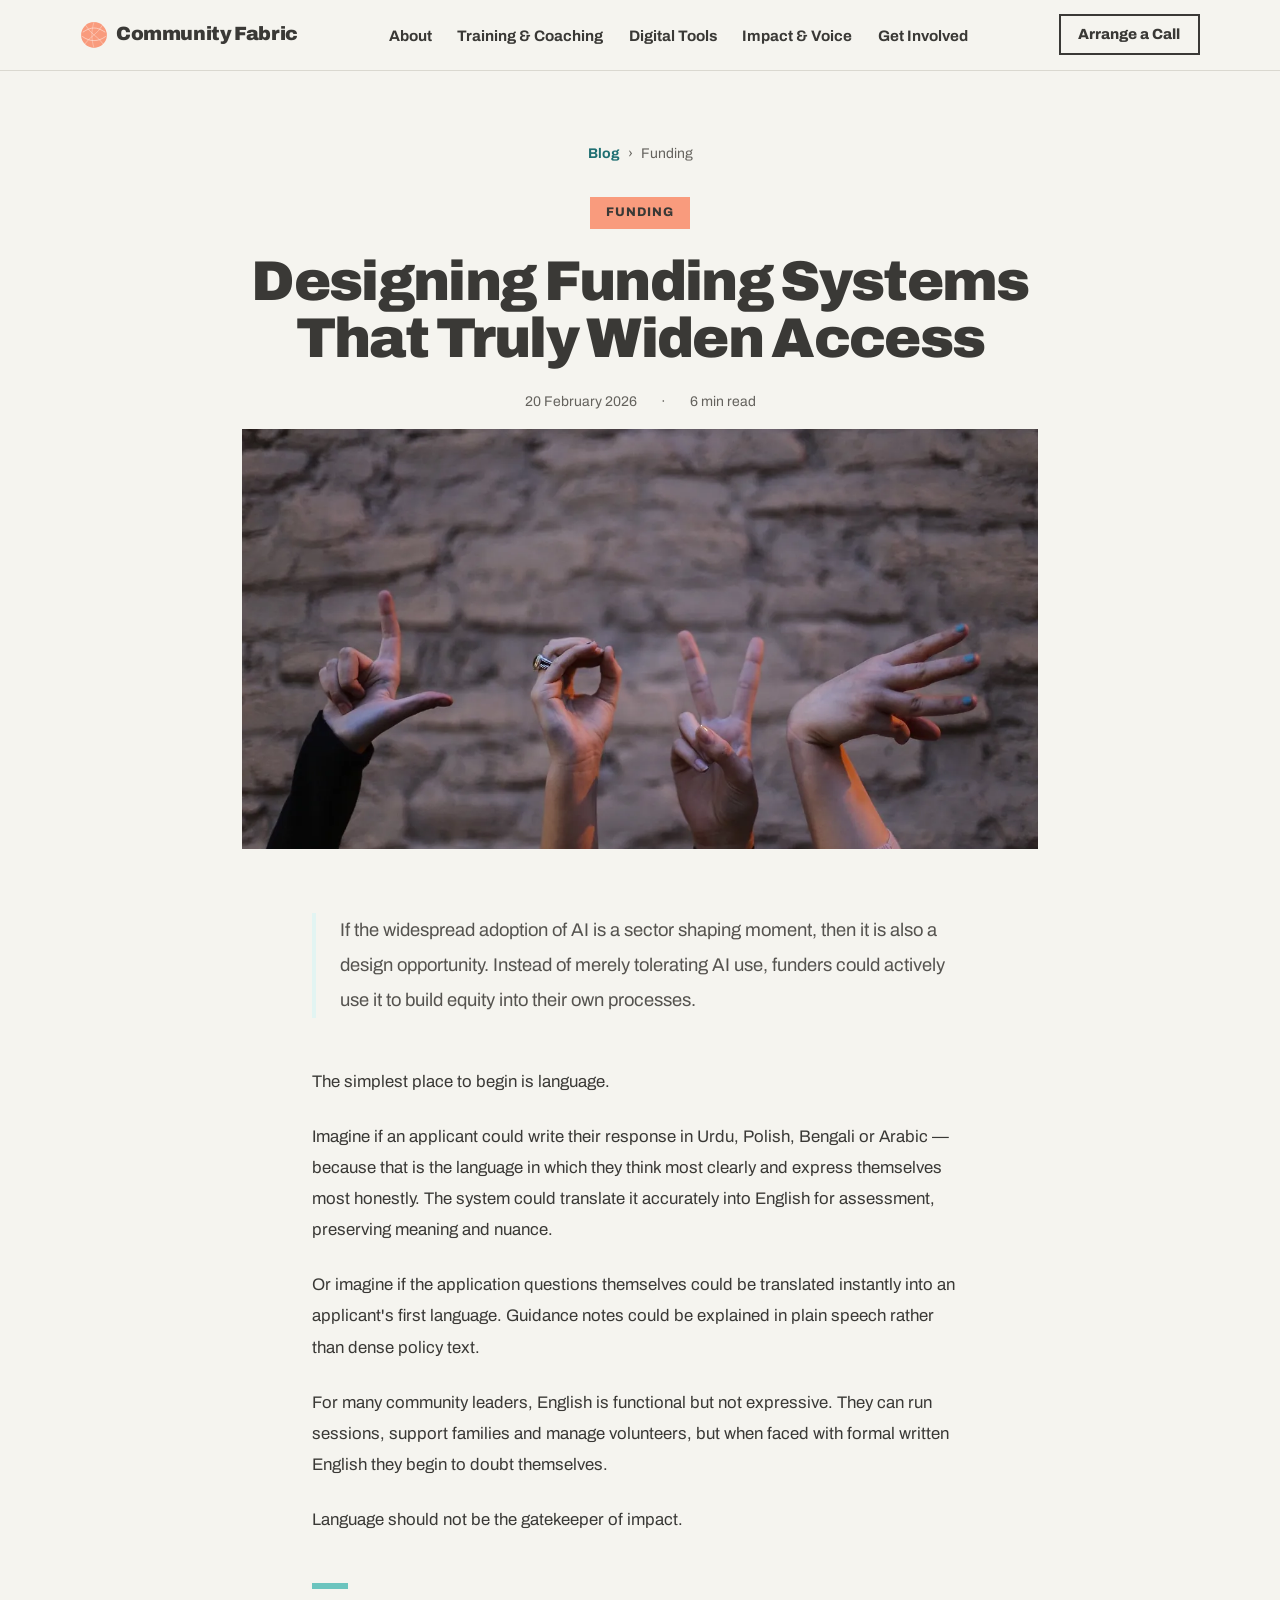
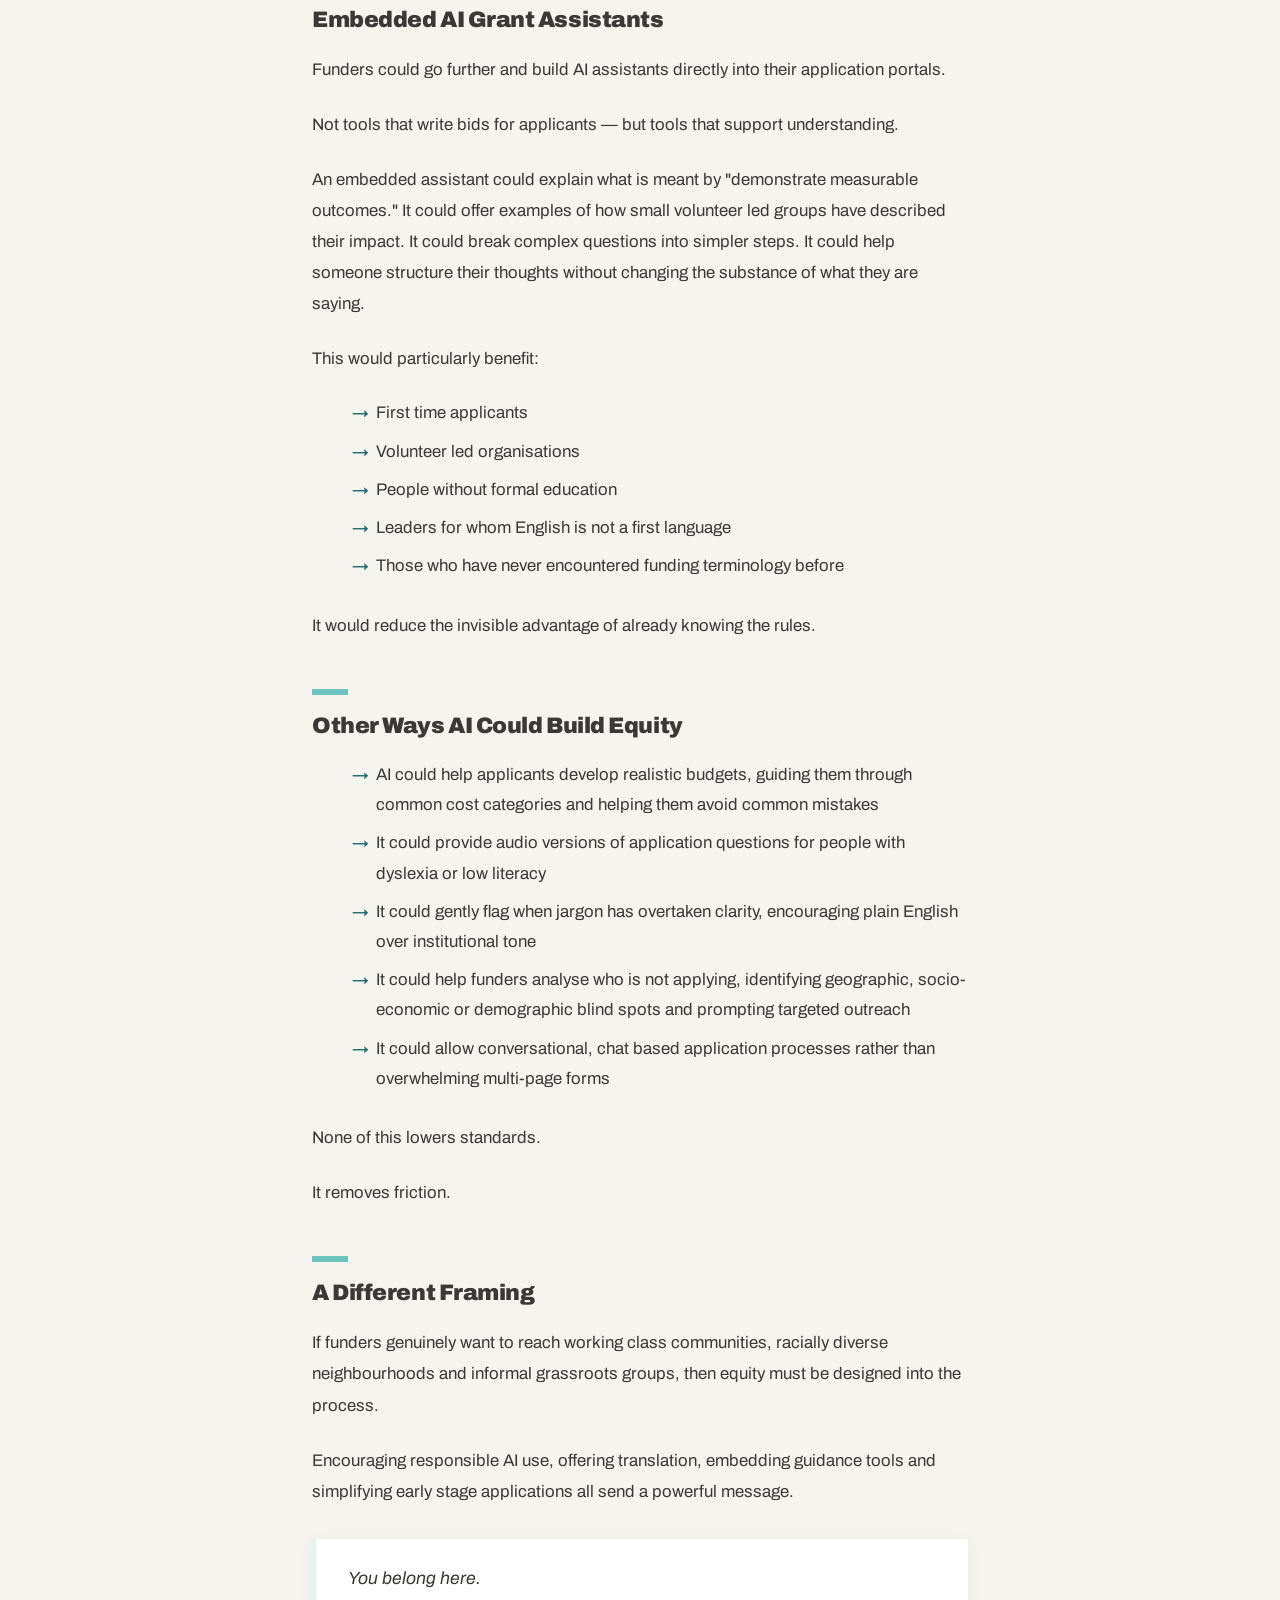
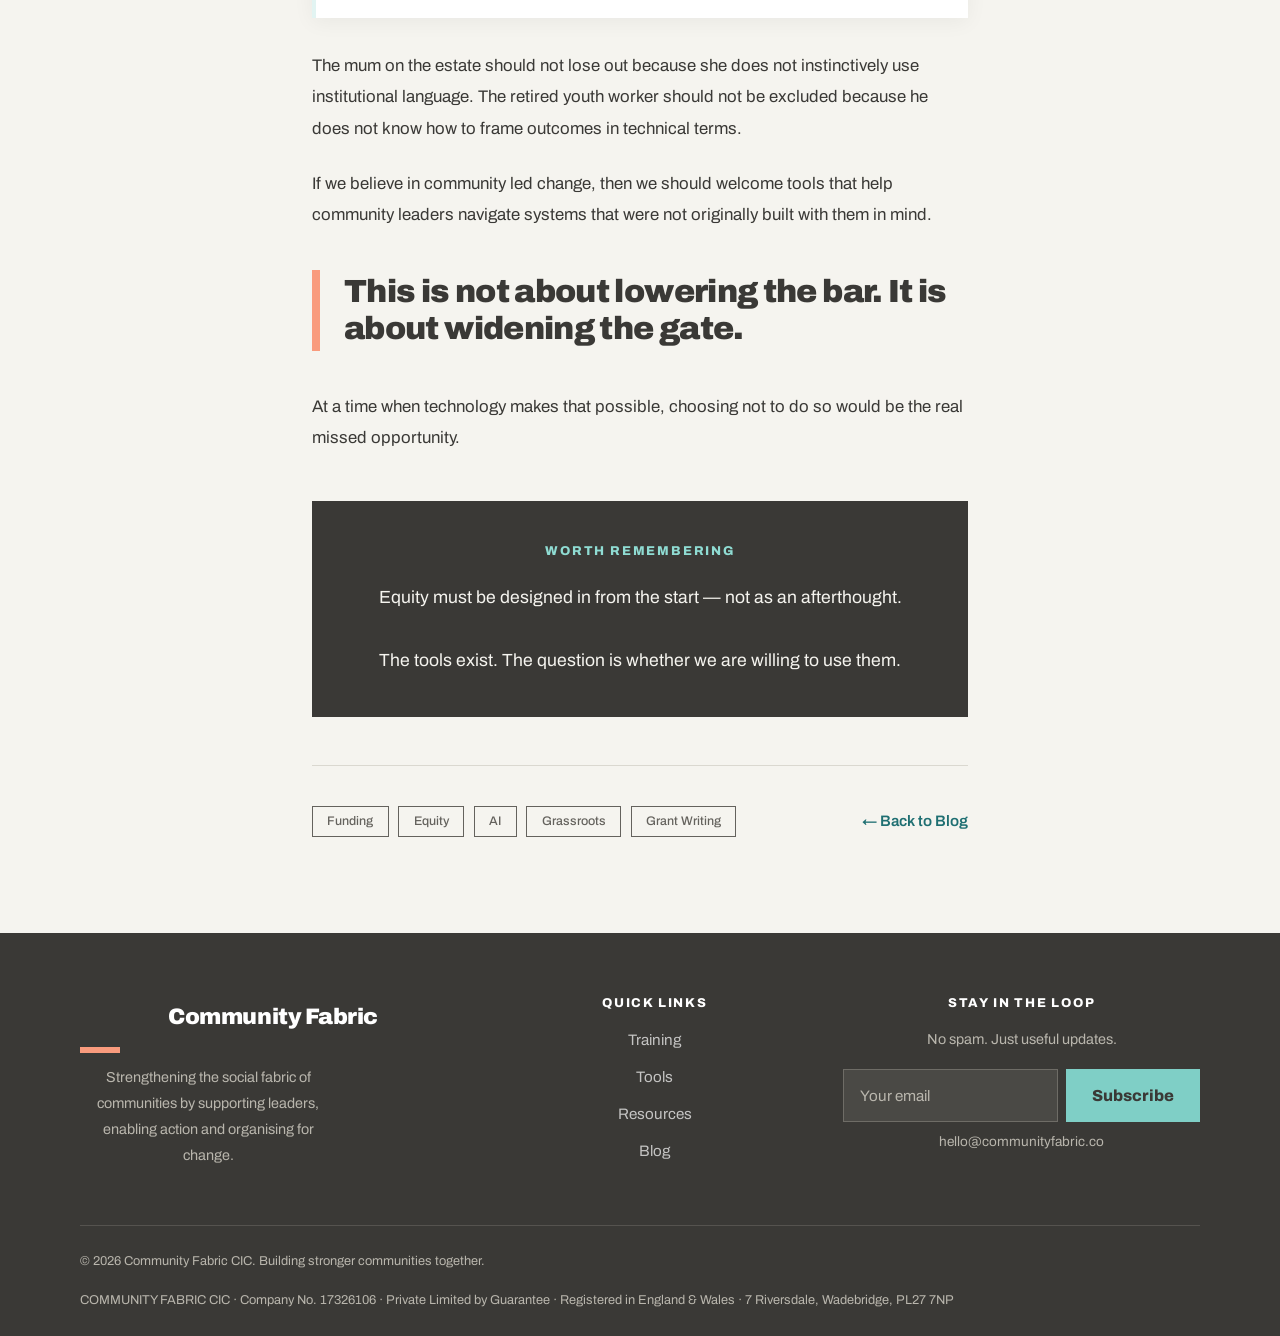
<file: blog/designing-funding-systems.html>
<!DOCTYPE html>
<html lang="en">
<head>
    <meta charset="UTF-8">
    <meta name="viewport" content="width=device-width, initial-scale=1.0">
    <title>Designing Funding Systems That Truly Widen Access — Community Fabric CIC</title>
    <link rel="icon" type="image/svg+xml" href="../favicon.svg">
    <link rel="icon" type="image/png" sizes="96x96" href="../favicon-96x96.png">
    <link rel="apple-touch-icon" sizes="180x180" href="../apple-touch-icon.png">
    <link rel="icon" type="image/x-icon" href="../favicon.ico">
    <link rel="manifest" href="../site.webmanifest">
    <link href="https://fonts.googleapis.com/css2?family=Archivo:wght@400;500;600;700;800;900&display=swap" rel="stylesheet">
    <link rel="stylesheet" href="../styles.css">
    <style>
        /* ── Post Hero ── */
        .post-hero {
            padding: 8rem 2rem 5rem;
            background: linear-gradient(160deg, #f0faf7 0%, #fafaf9 60%, #e6f7f5 100%);
            text-align: center;
        }

        .post-breadcrumb {
            display: flex;
            align-items: center;
            gap: 0.5rem;
            justify-content: center;
            margin-bottom: 2rem;
            font-size: 0.875rem;
            color: var(--stone-600);
        }
        .post-breadcrumb a {
            color: var(--teal);
            text-decoration: none;
            font-weight: 500;
        }
        .post-breadcrumb a:hover { text-decoration: underline; }

        .post-tag {
            display: inline-block;
            padding: 0.35rem 1rem;
            background: #e6f7f5;
            color: var(--teal);
            border-radius: 9999px;
            font-size: 0.78rem;
            font-weight: 600;
            margin-bottom: 1.5rem;
            text-transform: uppercase;
            letter-spacing: 0.06em;
        }

        .post-hero h1 {
            font-size: clamp(2rem, 5vw, 3.5rem);
            font-weight: 800;
            color: var(--stone-900);
            line-height: 1.2;
            max-width: 780px;
            margin: 0 auto 1.5rem;
        }

        .post-meta {
            display: flex;
            align-items: center;
            gap: 1.5rem;
            justify-content: center;
            color: var(--stone-600);
            font-size: 0.875rem;
            flex-wrap: wrap;
        }

        /* ── Featured Image ── */
        .post-featured-image {
            max-width: 860px;
            margin: -2rem auto 0;
            padding: 0 2rem;
        }
        .post-featured-image img {
            width: 100%;
            height: 420px;
            object-fit: cover;
            border-radius: 16px;
            box-shadow: 0 20px 60px rgba(0,0,0,0.12);
            display: block;
        }
        @media (max-width: 768px) {
            .post-featured-image img { height: 240px; border-radius: 12px; }
        }

        /* ── Article Body ── */
        .article-wrapper {
            max-width: 720px;
            margin: 0 auto;
            padding: 4rem 2rem 6rem;
        }

        .article-intro {
            font-size: 1.15rem;
            line-height: 1.9;
            color: var(--stone-600);
            margin-bottom: 3rem;
            font-weight: 300;
            border-left: 4px solid var(--sage-green);
            padding-left: 1.5rem;
        }

        .article-body p {
            font-size: 1.05rem;
            line-height: 1.85;
            color: var(--stone-900);
            margin-bottom: 1.5rem;
        }

        .article-body h2 {
            font-size: 1.4rem;
            font-weight: 700;
            color: var(--stone-900);
            margin: 3rem 0 1.25rem;
            line-height: 1.3;
        }
        .article-body h2::before {
            content: '';
            display: block;
            width: 36px;
            height: 3px;
            background: var(--teal);
            margin-bottom: 1rem;
            border-radius: 2px;
        }

        .article-body h3 {
            font-size: 1.15rem;
            font-weight: 700;
            color: var(--stone-900);
            margin: 2.5rem 0 1rem;
        }

        .article-body blockquote {
            background: white;
            border-left: 4px solid var(--sage-green);
            border-radius: 0 12px 12px 0;
            padding: 1.5rem 2rem;
            margin: 2rem 0;
            font-size: 1.1rem;
            line-height: 1.8;
            color: var(--stone-900);
            box-shadow: 0 4px 20px rgba(0,0,0,0.05);
            font-style: italic;
        }

        .article-body ul {
            margin: 1rem 0 1.75rem 0;
            list-style: none;
        }
        .article-body ul li {
            font-size: 1.05rem;
            line-height: 1.8;
            color: var(--stone-900);
            margin-bottom: 0.5rem;
            padding-left: 1.5rem;
            position: relative;
        }
        .article-body ul li::before {
            content: '→';
            position: absolute;
            left: 0;
            color: var(--teal);
            font-weight: 600;
        }

        .pull-quote {
            font-family: 'Caveat', cursive;
            font-size: 2rem;
            font-weight: 600;
            color: var(--teal);
            text-align: center;
            padding: 2rem 1rem;
            margin: 2.5rem 0;
            line-height: 1.4;
            border-top: 1px solid var(--stone-200);
            border-bottom: 1px solid var(--stone-200);
        }

        .closing-box {
            background: linear-gradient(135deg, #f0faf7 0%, #e6f7f5 100%);
            border-radius: 20px;
            padding: 2.5rem;
            margin: 3rem 0;
            text-align: center;
        }
        .closing-box .label {
            font-family: 'Caveat', cursive;
            font-size: 1.6rem;
            font-weight: 600;
            color: var(--teal);
            margin-bottom: 1.25rem;
            display: block;
        }
        .closing-box p {
            font-size: 1.1rem;
            line-height: 1.8;
            color: var(--stone-900);
            margin-bottom: 0 !important;
        }

        /* ── Article Footer ── */
        .article-footer {
            border-top: 1px solid var(--stone-200);
            padding-top: 2.5rem;
            margin-top: 3rem;
            display: flex;
            align-items: center;
            justify-content: space-between;
            flex-wrap: wrap;
            gap: 1.5rem;
        }

        .article-tags {
            display: flex;
            gap: 0.6rem;
            flex-wrap: wrap;
        }
        .article-tag {
            padding: 0.3rem 0.9rem;
            background: var(--stone-200);
            color: var(--stone-600);
            border-radius: 9999px;
            font-size: 0.78rem;
            font-weight: 500;
        }

        .back-to-blog {
            display: inline-flex;
            align-items: center;
            gap: 0.5rem;
            color: var(--teal);
            text-decoration: none;
            font-weight: 600;
            font-size: 0.95rem;
            transition: gap 0.2s;
            white-space: nowrap;
        }
        .back-to-blog:hover { gap: 0.85rem; }

        /* ── Site Footer ── */
        .site-footer {
            background: var(--stone-900);
            color: rgba(255,255,255,0.5);
            text-align: center;
            padding: 3rem 2rem;
            font-size: 0.875rem;
            line-height: 1.8;
        }
        .site-footer a {
            color: rgba(255,255,255,0.7);
            text-decoration: none;
        }
        .site-footer a:hover { color: white; }
        .site-footer .company-info {
            margin-top: 0.75rem;
            font-size: 0.78rem;
            color: rgba(255,255,255,0.35);
        }

        @media (max-width: 600px) {
            .article-footer { flex-direction: column; align-items: flex-start; }
            .pull-quote { font-size: 1.6rem; }
            .closing-box { padding: 2rem 1.5rem; }
        }
    </style>
<style>
        /* Design-system overrides — keep posts in line with the shared look */
        .post-hero { background: var(--cream); padding-top: 4.5rem; padding-bottom: 3rem; }
        .post-hero h1 { font-weight: 900; letter-spacing: -0.03em; line-height: 1.02; }
        .post-breadcrumb a { color: var(--teal-dark); font-weight: 700; }
        .post-tag { background: var(--coral); color: var(--ink); border-radius: 0; font-weight: 800; letter-spacing: 0.08em; text-transform: uppercase; }
        .post-featured-image img { border-radius: 0 !important; box-shadow: none !important; }
        .article-intro { font-weight: 400; color: var(--ink-soft); }
        .article-body h2 { font-weight: 900; letter-spacing: -0.02em; }
        .article-body h2::before { border-radius: 0; height: 6px; }
        .article-body blockquote { border-radius: 0; background: var(--paper); }
        .article-body ul li::before { color: var(--teal-dark); }
        .pull-quote { font-family: var(--font-heading); font-size: clamp(1.5rem, 3vw, 2rem); font-weight: 900; letter-spacing: -0.02em; line-height: 1.15; color: var(--ink); text-align: left; border: 0; border-left: 8px solid var(--coral); padding: 0.25rem 0 0.25rem 1.5rem; }
        .closing-box { background: var(--ink); border-radius: 0; }
        .closing-box .label, .part-divider span { font-family: var(--font-heading); font-size: 0.8rem; font-weight: 800; letter-spacing: 0.14em; text-transform: uppercase; }
        .closing-box .label { color: var(--mint); }
        .part-divider span { color: var(--coral-text); }
        .closing-box p { color: var(--cream); }
        .article-tag { border-radius: 0; background: transparent; border: 1px solid var(--muted); }
        .back-to-blog { color: var(--teal-dark); }
    </style>
</head>
<body>

    <header class="site-header">
        <nav class="site-nav">
            <a href="../index.html" class="logo"><img width="28" height="28" src="../yarn-motif.svg" alt="" class="yarn-motif" style="width:28px;height:28px;">Community Fabric</a>
            <ul class="nav-links">
                <li><a href="../about.html">About</a></li>
                <li><a href="../training.html">Training &amp; Coaching</a></li>
                <li><a href="../resources.html">Digital Tools</a></li>
                <li><a href="../impact.html">Impact &amp; Voice</a></li>
                <li><a href="../get-involved.html">Get Involved</a></li>
            </ul>
            <div class="nav-cta">
                <a href="../get-involved.html#book-a-call" class="btn btn-secondary">Arrange a Call</a>
                <button class="hamburger" type="button" aria-label="Menu" aria-expanded="false" aria-controls="mobile-menu"><span></span><span></span><span></span></button>
            </div>
        </nav>
        <div class="mobile-menu" id="mobile-menu">
            <a href="../about.html">About</a>
            <a href="../training.html">Training &amp; Coaching</a>
            <a href="../resources.html">Digital Tools</a>
            <a href="../impact.html">Impact &amp; Voice</a>
            <a href="../get-involved.html">Get Involved</a>
            <a href="../get-involved.html#book-a-call">Arrange a Call</a>
        </div>
    </header>

    <!-- Post Hero -->
    <div class="post-hero">
        <div class="post-breadcrumb">
            <a href="../blog.html">Blog</a>
            <span>›</span>
            <span>Funding</span>
        </div>
        <span class="post-tag">Funding</span>
        <h1>Designing Funding Systems That Truly Widen Access</h1>
        <div class="post-meta">
            <span>20 February 2026</span>
            <span>·</span>
            <span>6 min read</span>
        </div>
    </div>

    <!-- Featured Image -->
    <div class="post-featured-image">
        <picture><source srcset="../img/comm10.webp" type="image/webp"><img src="../img/comm10.jpg" alt="Designing better funding systems" width="1280" height="807" decoding="async"></picture>
    </div>

    <!-- Article -->
    <div class="article-wrapper">

        <p class="article-intro">
            If the widespread adoption of AI is a sector shaping moment, then it is also a design opportunity. Instead of merely tolerating AI use, funders could actively use it to build equity into their own processes.
        </p>

        <div class="article-body">

            <p>The simplest place to begin is language.</p>

            <p>Imagine if an applicant could write their response in Urdu, Polish, Bengali or Arabic — because that is the language in which they think most clearly and express themselves most honestly. The system could translate it accurately into English for assessment, preserving meaning and nuance.</p>

            <p>Or imagine if the application questions themselves could be translated instantly into an applicant's first language. Guidance notes could be explained in plain speech rather than dense policy text.</p>

            <p>For many community leaders, English is functional but not expressive. They can run sessions, support families and manage volunteers, but when faced with formal written English they begin to doubt themselves.</p>

            <p>Language should not be the gatekeeper of impact.</p>

            <h2>Embedded AI Grant Assistants</h2>

            <p>Funders could go further and build AI assistants directly into their application portals.</p>

            <p>Not tools that write bids for applicants — but tools that support understanding.</p>

            <p>An embedded assistant could explain what is meant by "demonstrate measurable outcomes." It could offer examples of how small volunteer led groups have described their impact. It could break complex questions into simpler steps. It could help someone structure their thoughts without changing the substance of what they are saying.</p>

            <p>This would particularly benefit:</p>

            <ul>
                <li>First time applicants</li>
                <li>Volunteer led organisations</li>
                <li>People without formal education</li>
                <li>Leaders for whom English is not a first language</li>
                <li>Those who have never encountered funding terminology before</li>
            </ul>

            <p>It would reduce the invisible advantage of already knowing the rules.</p>

            <h2>Other Ways AI Could Build Equity</h2>

            <ul>
                <li>AI could help applicants develop realistic budgets, guiding them through common cost categories and helping them avoid common mistakes</li>
                <li>It could provide audio versions of application questions for people with dyslexia or low literacy</li>
                <li>It could gently flag when jargon has overtaken clarity, encouraging plain English over institutional tone</li>
                <li>It could help funders analyse who is not applying, identifying geographic, socio-economic or demographic blind spots and prompting targeted outreach</li>
                <li>It could allow conversational, chat based application processes rather than overwhelming multi-page forms</li>
            </ul>

            <p>None of this lowers standards.</p>

            <p>It removes friction.</p>

            <h2>A Different Framing</h2>

            <p>If funders genuinely want to reach working class communities, racially diverse neighbourhoods and informal grassroots groups, then equity must be designed into the process.</p>

            <p>Encouraging responsible AI use, offering translation, embedding guidance tools and simplifying early stage applications all send a powerful message.</p>

            <blockquote>You belong here.</blockquote>

            <p>The mum on the estate should not lose out because she does not instinctively use institutional language. The retired youth worker should not be excluded because he does not know how to frame outcomes in technical terms.</p>

            <p>If we believe in community led change, then we should welcome tools that help community leaders navigate systems that were not originally built with them in mind.</p>

            <div class="pull-quote">This is not about lowering the bar. It is about widening the gate.</div>

            <p>At a time when technology makes that possible, choosing not to do so would be the real missed opportunity.</p>

            <div class="closing-box">
                <span class="label">Worth remembering</span>
                <p>Equity must be designed in from the start — not as an afterthought.<br><br>
                The tools exist. The question is whether we are willing to use them.</p>
            </div>

        </div>

        <div class="article-footer">
            <div class="article-tags">
                <span class="article-tag">Funding</span>
                <span class="article-tag">Equity</span>
                <span class="article-tag">AI</span>
                <span class="article-tag">Grassroots</span>
                <span class="article-tag">Grant Writing</span>
            </div>
            <a href="../blog.html" class="back-to-blog">← Back to Blog</a>
        </div>

    </div>

    <footer class="site-footer">
        <div class="container">
            <div class="footer-grid">
                <div>
                    <div class="footer-logo">Community Fabric</div>
                    <p style="color:#a8a29e;font-size:0.9rem;max-width:32ch;">Strengthening the social fabric of communities by supporting leaders, enabling action and organising for change.</p>
                </div>
                <div>
                    <h4>Quick Links</h4>
                    <ul>
                        <li><a href="../training.html">Training</a></li>
                        <li><a href="../resources.html">Tools</a></li>
                        <li><a href="../resources.html#guides">Resources</a></li>
                        <li><a href="../blog.html">Blog</a></li>
                    </ul>
                </div>
                <div>
                    <h4>Stay in the loop</h4>
                    <p style="color:#a8a29e;font-size:0.9rem;">No spam. Just useful updates.</p>
                    <form class="newsletter-form" action="https://formspree.io/f/mpqjjjvd" method="POST">
                        <label for="footer-email" class="visually-hidden">Email address for updates</label>
                        <input type="email" id="footer-email" name="email" placeholder="Your email" autocomplete="email" required>
                        <button type="submit" class="btn btn-primary">Subscribe</button>
                    </form>
                    <p class="form-success" role="status">Thanks — you're on the list.</p>
                    <p style="color:#a8a29e;font-size:0.85rem;">hello@communityfabric.co</p>
                </div>
            </div>
            <div class="footer-bottom">
                <span>© 2026 Community Fabric CIC. Building stronger communities together.</span>
                <span>COMMUNITY FABRIC CIC · Company No. 17326106 · Private Limited by Guarantee · Registered in England &amp; Wales · 7 Riversdale, Wadebridge, PL27 7NP</span>
            </div>
        </div>
    </footer>

    <script src="../site.js"></script>

</body>
</html>
</file>
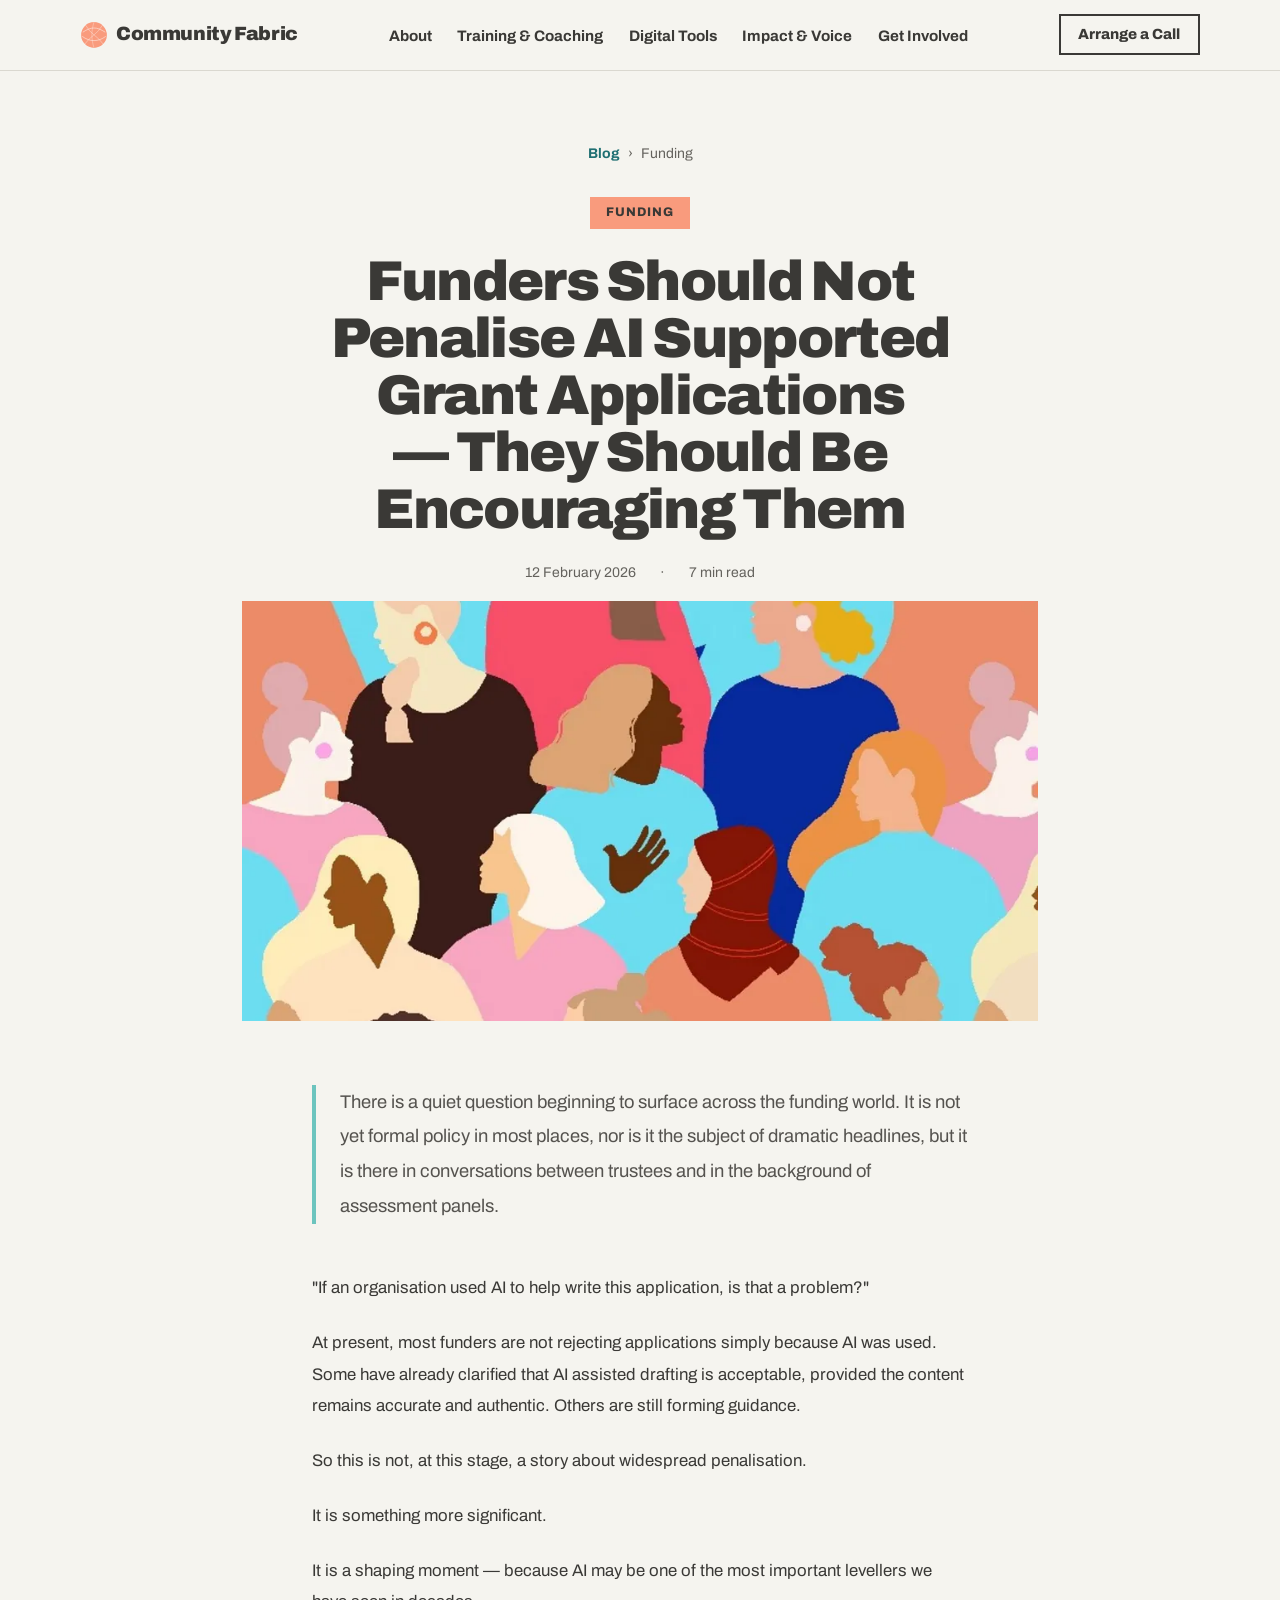
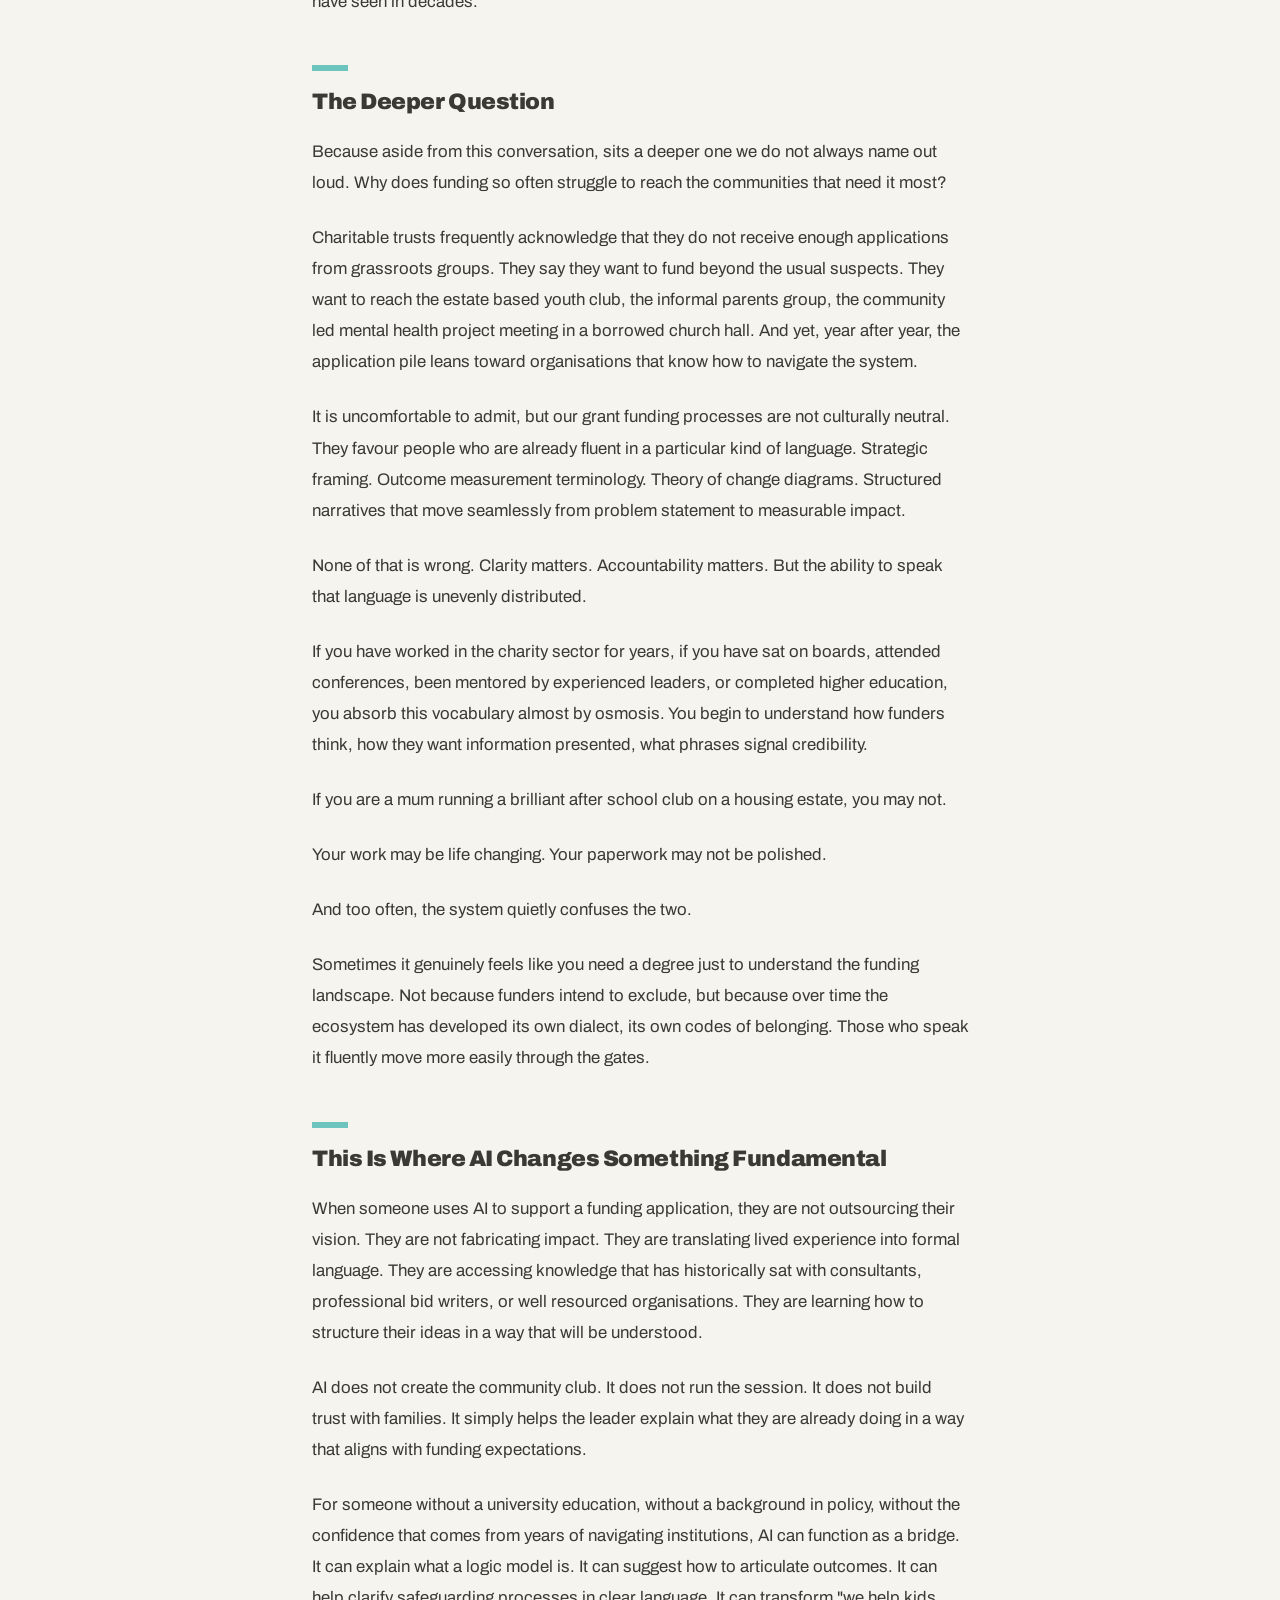
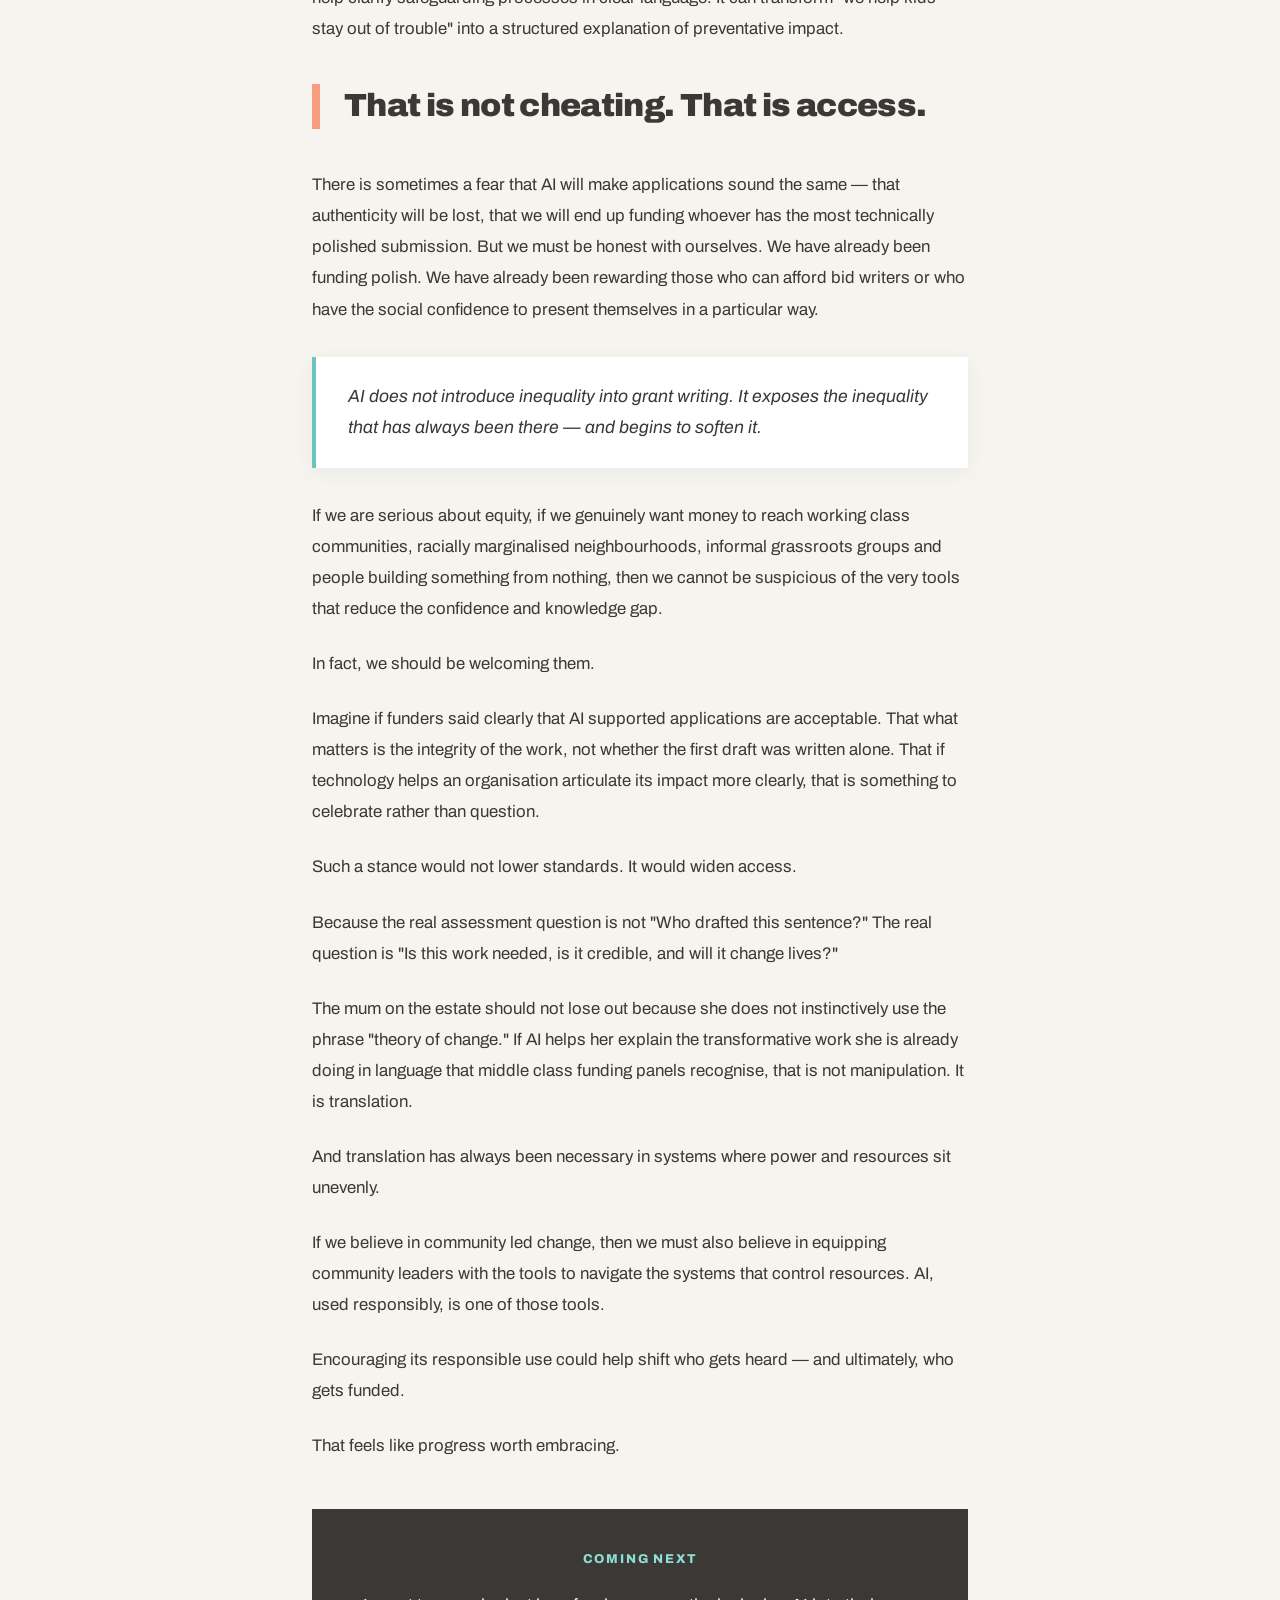
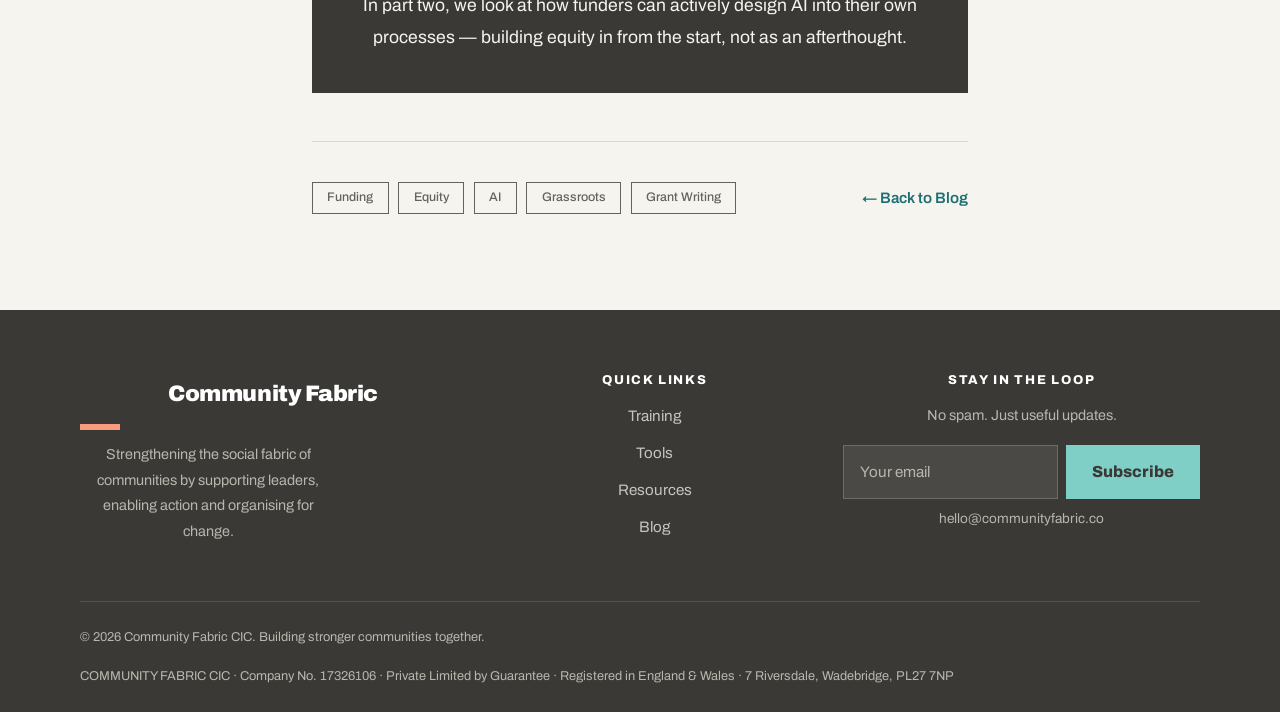
<file: blog/funders-ai-grant-applications.html>
<!DOCTYPE html>
<html lang="en">
<head>
    <meta charset="UTF-8">
    <meta name="viewport" content="width=device-width, initial-scale=1.0">
    <title>Funders Should Not Penalise AI Supported Grant Applications — Community Fabric CIC</title>
    <link rel="icon" type="image/svg+xml" href="../favicon.svg">
    <link rel="icon" type="image/png" sizes="96x96" href="../favicon-96x96.png">
    <link rel="apple-touch-icon" sizes="180x180" href="../apple-touch-icon.png">
    <link rel="icon" type="image/x-icon" href="../favicon.ico">
    <link rel="manifest" href="../site.webmanifest">
    <link href="https://fonts.googleapis.com/css2?family=Archivo:wght@400;500;600;700;800;900&display=swap" rel="stylesheet">
    <link rel="stylesheet" href="../styles.css">
    <style>
        /* ── Post Hero ── */
        .post-hero {
            padding: 8rem 2rem 5rem;
            background: linear-gradient(160deg, #e6f7f5 0%, #fafaf9 60%, #f0faf7 100%);
            text-align: center;
        }

        .post-breadcrumb {
            display: flex;
            align-items: center;
            gap: 0.5rem;
            justify-content: center;
            margin-bottom: 2rem;
            font-size: 0.875rem;
            color: var(--stone-600);
        }
        .post-breadcrumb a {
            color: var(--teal);
            text-decoration: none;
            font-weight: 500;
        }
        .post-breadcrumb a:hover { text-decoration: underline; }

        .post-tag {
            display: inline-block;
            padding: 0.35rem 1rem;
            background: #e6f7f5;
            color: var(--teal);
            border-radius: 9999px;
            font-size: 0.78rem;
            font-weight: 600;
            margin-bottom: 1.5rem;
            text-transform: uppercase;
            letter-spacing: 0.06em;
        }

        .post-hero h1 {
            font-size: clamp(2rem, 5vw, 3.5rem);
            font-weight: 800;
            color: var(--stone-900);
            line-height: 1.2;
            max-width: 780px;
            margin: 0 auto 1.5rem;
        }

        .post-meta {
            display: flex;
            align-items: center;
            gap: 1.5rem;
            justify-content: center;
            color: var(--stone-600);
            font-size: 0.875rem;
            flex-wrap: wrap;
        }

        /* ── Featured Image ── */
        .post-featured-image {
            max-width: 860px;
            margin: -2rem auto 0;
            padding: 0 2rem;
        }
        .post-featured-image img {
            width: 100%;
            height: 420px;
            object-fit: cover;
            border-radius: 16px;
            box-shadow: 0 20px 60px rgba(0,0,0,0.12);
            display: block;
        }
        @media (max-width: 768px) {
            .post-featured-image img { height: 240px; border-radius: 12px; }
        }

        /* ── Article Body ── */
        .article-wrapper {
            max-width: 720px;
            margin: 0 auto;
            padding: 4rem 2rem 6rem;
        }

        .article-intro {
            font-size: 1.15rem;
            line-height: 1.9;
            color: var(--stone-600);
            margin-bottom: 3rem;
            font-weight: 300;
            border-left: 4px solid var(--teal);
            padding-left: 1.5rem;
        }

        .article-body p {
            font-size: 1.05rem;
            line-height: 1.85;
            color: var(--stone-900);
            margin-bottom: 1.5rem;
        }

        .article-body h2 {
            font-size: 1.4rem;
            font-weight: 700;
            color: var(--stone-900);
            margin: 3rem 0 1.25rem;
            line-height: 1.3;
        }
        .article-body h2::before {
            content: '';
            display: block;
            width: 36px;
            height: 3px;
            background: var(--teal);
            margin-bottom: 1rem;
            border-radius: 2px;
        }

        .article-body h3 {
            font-size: 1.15rem;
            font-weight: 700;
            color: var(--stone-900);
            margin: 2.5rem 0 1rem;
        }

        .article-body blockquote {
            background: white;
            border-left: 4px solid var(--teal);
            border-radius: 0 12px 12px 0;
            padding: 1.5rem 2rem;
            margin: 2rem 0;
            font-size: 1.1rem;
            line-height: 1.8;
            color: var(--stone-900);
            box-shadow: 0 4px 20px rgba(0,0,0,0.05);
            font-style: italic;
        }

        .article-body ul {
            margin: 1rem 0 1.75rem 0;
            list-style: none;
        }
        .article-body ul li {
            font-size: 1.05rem;
            line-height: 1.8;
            color: var(--stone-900);
            margin-bottom: 0.5rem;
            padding-left: 1.5rem;
            position: relative;
        }
        .article-body ul li::before {
            content: '→';
            position: absolute;
            left: 0;
            color: var(--teal);
            font-weight: 600;
        }

        .pull-quote {
            font-family: 'Caveat', cursive;
            font-size: 2rem;
            font-weight: 600;
            color: var(--teal);
            text-align: center;
            padding: 2rem 1rem;
            margin: 2.5rem 0;
            line-height: 1.4;
            border-top: 1px solid var(--stone-200);
            border-bottom: 1px solid var(--stone-200);
        }

        .part-divider {
            text-align: center;
            margin: 4rem 0 3rem;
        }
        .part-divider span {
            font-family: 'Caveat', cursive;
            font-size: 1.5rem;
            font-weight: 600;
            color: var(--teal);
            background: var(--stone-50);
            padding: 0 1.5rem;
            position: relative;
        }
        .part-divider::before {
            content: '';
            display: block;
            height: 1px;
            background: var(--stone-200);
            margin-bottom: -1rem;
        }

        .closing-box {
            background: linear-gradient(135deg, #e6f7f5 0%, #d4f0ec 100%);
            border-radius: 20px;
            padding: 2.5rem;
            margin: 3rem 0;
            text-align: center;
        }
        .closing-box .label {
            font-family: 'Caveat', cursive;
            font-size: 1.6rem;
            font-weight: 600;
            color: var(--teal);
            margin-bottom: 1.25rem;
            display: block;
        }
        .closing-box p {
            font-size: 1.1rem;
            line-height: 1.8;
            color: var(--stone-900);
            margin-bottom: 0 !important;
        }

        /* ── Article Footer ── */
        .article-footer {
            border-top: 1px solid var(--stone-200);
            padding-top: 2.5rem;
            margin-top: 3rem;
            display: flex;
            align-items: center;
            justify-content: space-between;
            flex-wrap: wrap;
            gap: 1.5rem;
        }

        .article-tags {
            display: flex;
            gap: 0.6rem;
            flex-wrap: wrap;
        }
        .article-tag {
            padding: 0.3rem 0.9rem;
            background: var(--stone-200);
            color: var(--stone-600);
            border-radius: 9999px;
            font-size: 0.78rem;
            font-weight: 500;
        }

        .back-to-blog {
            display: inline-flex;
            align-items: center;
            gap: 0.5rem;
            color: var(--teal);
            text-decoration: none;
            font-weight: 600;
            font-size: 0.95rem;
            transition: gap 0.2s;
            white-space: nowrap;
        }
        .back-to-blog:hover { gap: 0.85rem; }

        /* ── Site Footer ── */
        .site-footer {
            background: var(--stone-900);
            color: rgba(255,255,255,0.5);
            text-align: center;
            padding: 3rem 2rem;
            font-size: 0.875rem;
            line-height: 1.8;
        }
        .site-footer a {
            color: rgba(255,255,255,0.7);
            text-decoration: none;
        }
        .site-footer a:hover { color: white; }
        .site-footer .company-info {
            margin-top: 0.75rem;
            font-size: 0.78rem;
            color: rgba(255,255,255,0.35);
        }

        @media (max-width: 600px) {
            .article-footer { flex-direction: column; align-items: flex-start; }
            .pull-quote { font-size: 1.6rem; }
            .closing-box { padding: 2rem 1.5rem; }
        }
    </style>
<style>
        /* Design-system overrides — keep posts in line with the shared look */
        .post-hero { background: var(--cream); padding-top: 4.5rem; padding-bottom: 3rem; }
        .post-hero h1 { font-weight: 900; letter-spacing: -0.03em; line-height: 1.02; }
        .post-breadcrumb a { color: var(--teal-dark); font-weight: 700; }
        .post-tag { background: var(--coral); color: var(--ink); border-radius: 0; font-weight: 800; letter-spacing: 0.08em; text-transform: uppercase; }
        .post-featured-image img { border-radius: 0 !important; box-shadow: none !important; }
        .article-intro { font-weight: 400; color: var(--ink-soft); }
        .article-body h2 { font-weight: 900; letter-spacing: -0.02em; }
        .article-body h2::before { border-radius: 0; height: 6px; }
        .article-body blockquote { border-radius: 0; background: var(--paper); }
        .article-body ul li::before { color: var(--teal-dark); }
        .pull-quote { font-family: var(--font-heading); font-size: clamp(1.5rem, 3vw, 2rem); font-weight: 900; letter-spacing: -0.02em; line-height: 1.15; color: var(--ink); text-align: left; border: 0; border-left: 8px solid var(--coral); padding: 0.25rem 0 0.25rem 1.5rem; }
        .closing-box { background: var(--ink); border-radius: 0; }
        .closing-box .label, .part-divider span { font-family: var(--font-heading); font-size: 0.8rem; font-weight: 800; letter-spacing: 0.14em; text-transform: uppercase; }
        .closing-box .label { color: var(--mint); }
        .part-divider span { color: var(--coral-text); }
        .closing-box p { color: var(--cream); }
        .article-tag { border-radius: 0; background: transparent; border: 1px solid var(--muted); }
        .back-to-blog { color: var(--teal-dark); }
    </style>
</head>
<body>

    <header class="site-header">
        <nav class="site-nav">
            <a href="../index.html" class="logo"><img width="28" height="28" src="../yarn-motif.svg" alt="" class="yarn-motif" style="width:28px;height:28px;">Community Fabric</a>
            <ul class="nav-links">
                <li><a href="../about.html">About</a></li>
                <li><a href="../training.html">Training &amp; Coaching</a></li>
                <li><a href="../resources.html">Digital Tools</a></li>
                <li><a href="../impact.html">Impact &amp; Voice</a></li>
                <li><a href="../get-involved.html">Get Involved</a></li>
            </ul>
            <div class="nav-cta">
                <a href="../get-involved.html#book-a-call" class="btn btn-secondary">Arrange a Call</a>
                <button class="hamburger" type="button" aria-label="Menu" aria-expanded="false" aria-controls="mobile-menu"><span></span><span></span><span></span></button>
            </div>
        </nav>
        <div class="mobile-menu" id="mobile-menu">
            <a href="../about.html">About</a>
            <a href="../training.html">Training &amp; Coaching</a>
            <a href="../resources.html">Digital Tools</a>
            <a href="../impact.html">Impact &amp; Voice</a>
            <a href="../get-involved.html">Get Involved</a>
            <a href="../get-involved.html#book-a-call">Arrange a Call</a>
        </div>
    </header>

    <!-- Post Hero -->
    <div class="post-hero">
        <div class="post-breadcrumb">
            <a href="../blog.html">Blog</a>
            <span>›</span>
            <span>Funding</span>
        </div>
        <span class="post-tag">Funding</span>
        <h1>Funders Should Not Penalise AI Supported Grant Applications — They Should Be Encouraging Them</h1>
        <div class="post-meta">
            <span>12 February 2026</span>
            <span>·</span>
            <span>7 min read</span>
        </div>
    </div>

    <!-- Featured Image -->
    <div class="post-featured-image">
        <picture><source srcset="../img/comm9.webp" type="image/webp"><img src="../img/comm9.jpg" alt="Funding and community" width="960" height="1280" decoding="async"></picture>
    </div>

    <!-- Article -->
    <div class="article-wrapper">

        <p class="article-intro">
            There is a quiet question beginning to surface across the funding world. It is not yet formal policy in most places, nor is it the subject of dramatic headlines, but it is there in conversations between trustees and in the background of assessment panels.
        </p>

        <div class="article-body">

            <p>"If an organisation used AI to help write this application, is that a problem?"</p>

            <p>At present, most funders are not rejecting applications simply because AI was used. Some have already clarified that AI assisted drafting is acceptable, provided the content remains accurate and authentic. Others are still forming guidance.</p>

            <p>So this is not, at this stage, a story about widespread penalisation.</p>

            <p>It is something more significant.</p>

            <p>It is a shaping moment — because AI may be one of the most important levellers we have seen in decades.</p>

            <h2>The Deeper Question</h2>

            <p>Because aside from this conversation, sits a deeper one we do not always name out loud. Why does funding so often struggle to reach the communities that need it most?</p>

            <p>Charitable trusts frequently acknowledge that they do not receive enough applications from grassroots groups. They say they want to fund beyond the usual suspects. They want to reach the estate based youth club, the informal parents group, the community led mental health project meeting in a borrowed church hall. And yet, year after year, the application pile leans toward organisations that know how to navigate the system.</p>

            <p>It is uncomfortable to admit, but our grant funding processes are not culturally neutral. They favour people who are already fluent in a particular kind of language. Strategic framing. Outcome measurement terminology. Theory of change diagrams. Structured narratives that move seamlessly from problem statement to measurable impact.</p>

            <p>None of that is wrong. Clarity matters. Accountability matters. But the ability to speak that language is unevenly distributed.</p>

            <p>If you have worked in the charity sector for years, if you have sat on boards, attended conferences, been mentored by experienced leaders, or completed higher education, you absorb this vocabulary almost by osmosis. You begin to understand how funders think, how they want information presented, what phrases signal credibility.</p>

            <p>If you are a mum running a brilliant after school club on a housing estate, you may not.</p>

            <p>Your work may be life changing. Your paperwork may not be polished.</p>

            <p>And too often, the system quietly confuses the two.</p>

            <p>Sometimes it genuinely feels like you need a degree just to understand the funding landscape. Not because funders intend to exclude, but because over time the ecosystem has developed its own dialect, its own codes of belonging. Those who speak it fluently move more easily through the gates.</p>

            <h2>This Is Where AI Changes Something Fundamental</h2>

            <p>When someone uses AI to support a funding application, they are not outsourcing their vision. They are not fabricating impact. They are translating lived experience into formal language. They are accessing knowledge that has historically sat with consultants, professional bid writers, or well resourced organisations. They are learning how to structure their ideas in a way that will be understood.</p>

            <p>AI does not create the community club. It does not run the session. It does not build trust with families. It simply helps the leader explain what they are already doing in a way that aligns with funding expectations.</p>

            <p>For someone without a university education, without a background in policy, without the confidence that comes from years of navigating institutions, AI can function as a bridge. It can explain what a logic model is. It can suggest how to articulate outcomes. It can help clarify safeguarding processes in clear language. It can transform "we help kids stay out of trouble" into a structured explanation of preventative impact.</p>

            <div class="pull-quote">That is not cheating. That is access.</div>

            <p>There is sometimes a fear that AI will make applications sound the same — that authenticity will be lost, that we will end up funding whoever has the most technically polished submission. But we must be honest with ourselves. We have already been funding polish. We have already been rewarding those who can afford bid writers or who have the social confidence to present themselves in a particular way.</p>

            <blockquote>AI does not introduce inequality into grant writing. It exposes the inequality that has always been there — and begins to soften it.</blockquote>

            <p>If we are serious about equity, if we genuinely want money to reach working class communities, racially marginalised neighbourhoods, informal grassroots groups and people building something from nothing, then we cannot be suspicious of the very tools that reduce the confidence and knowledge gap.</p>

            <p>In fact, we should be welcoming them.</p>

            <p>Imagine if funders said clearly that AI supported applications are acceptable. That what matters is the integrity of the work, not whether the first draft was written alone. That if technology helps an organisation articulate its impact more clearly, that is something to celebrate rather than question.</p>

            <p>Such a stance would not lower standards. It would widen access.</p>

            <p>Because the real assessment question is not "Who drafted this sentence?" The real question is "Is this work needed, is it credible, and will it change lives?"</p>

            <p>The mum on the estate should not lose out because she does not instinctively use the phrase "theory of change." If AI helps her explain the transformative work she is already doing in language that middle class funding panels recognise, that is not manipulation. It is translation.</p>

            <p>And translation has always been necessary in systems where power and resources sit unevenly.</p>

            <p>If we believe in community led change, then we must also believe in equipping community leaders with the tools to navigate the systems that control resources. AI, used responsibly, is one of those tools.</p>

            <p>Encouraging its responsible use could help shift who gets heard — and ultimately, who gets funded.</p>

            <p>That feels like progress worth embracing.</p>

            <div class="closing-box">
                <span class="label">Coming next</span>
                <p>In part two, we look at how funders can actively design AI into their own processes — building equity in from the start, not as an afterthought.</p>
            </div>

        </div>

        <div class="article-footer">
            <div class="article-tags">
                <span class="article-tag">Funding</span>
                <span class="article-tag">Equity</span>
                <span class="article-tag">AI</span>
                <span class="article-tag">Grassroots</span>
                <span class="article-tag">Grant Writing</span>
            </div>
            <a href="../blog.html" class="back-to-blog">← Back to Blog</a>
        </div>

    </div>

    <footer class="site-footer">
        <div class="container">
            <div class="footer-grid">
                <div>
                    <div class="footer-logo">Community Fabric</div>
                    <p style="color:#a8a29e;font-size:0.9rem;max-width:32ch;">Strengthening the social fabric of communities by supporting leaders, enabling action and organising for change.</p>
                </div>
                <div>
                    <h4>Quick Links</h4>
                    <ul>
                        <li><a href="../training.html">Training</a></li>
                        <li><a href="../resources.html">Tools</a></li>
                        <li><a href="../resources.html#guides">Resources</a></li>
                        <li><a href="../blog.html">Blog</a></li>
                    </ul>
                </div>
                <div>
                    <h4>Stay in the loop</h4>
                    <p style="color:#a8a29e;font-size:0.9rem;">No spam. Just useful updates.</p>
                    <form class="newsletter-form" action="https://formspree.io/f/mpqjjjvd" method="POST">
                        <label for="footer-email" class="visually-hidden">Email address for updates</label>
                        <input type="email" id="footer-email" name="email" placeholder="Your email" autocomplete="email" required>
                        <button type="submit" class="btn btn-primary">Subscribe</button>
                    </form>
                    <p class="form-success" role="status">Thanks — you're on the list.</p>
                    <p style="color:#a8a29e;font-size:0.85rem;">hello@communityfabric.co</p>
                </div>
            </div>
            <div class="footer-bottom">
                <span>© 2026 Community Fabric CIC. Building stronger communities together.</span>
                <span>COMMUNITY FABRIC CIC · Company No. 17326106 · Private Limited by Guarantee · Registered in England &amp; Wales · 7 Riversdale, Wadebridge, PL27 7NP</span>
            </div>
        </div>
    </footer>

    <script src="../site.js"></script>

</body>
</html>
</file>
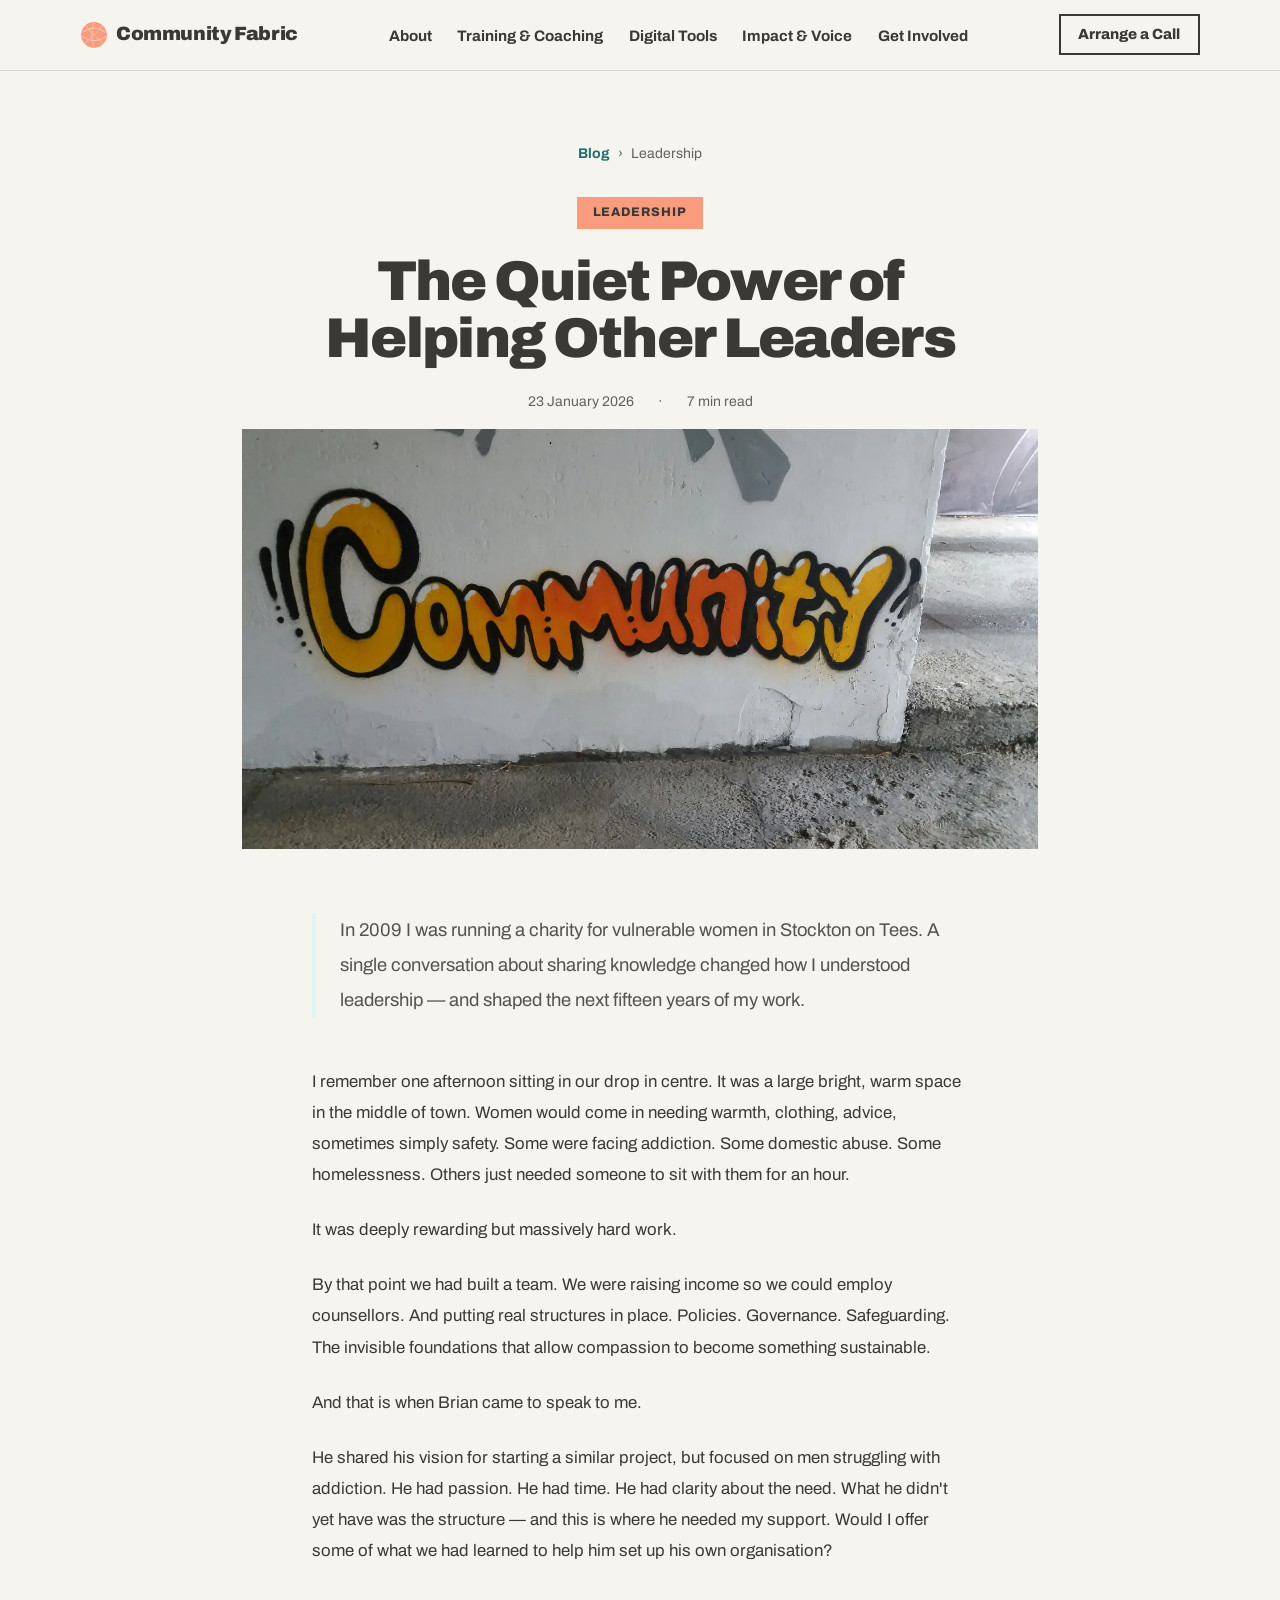
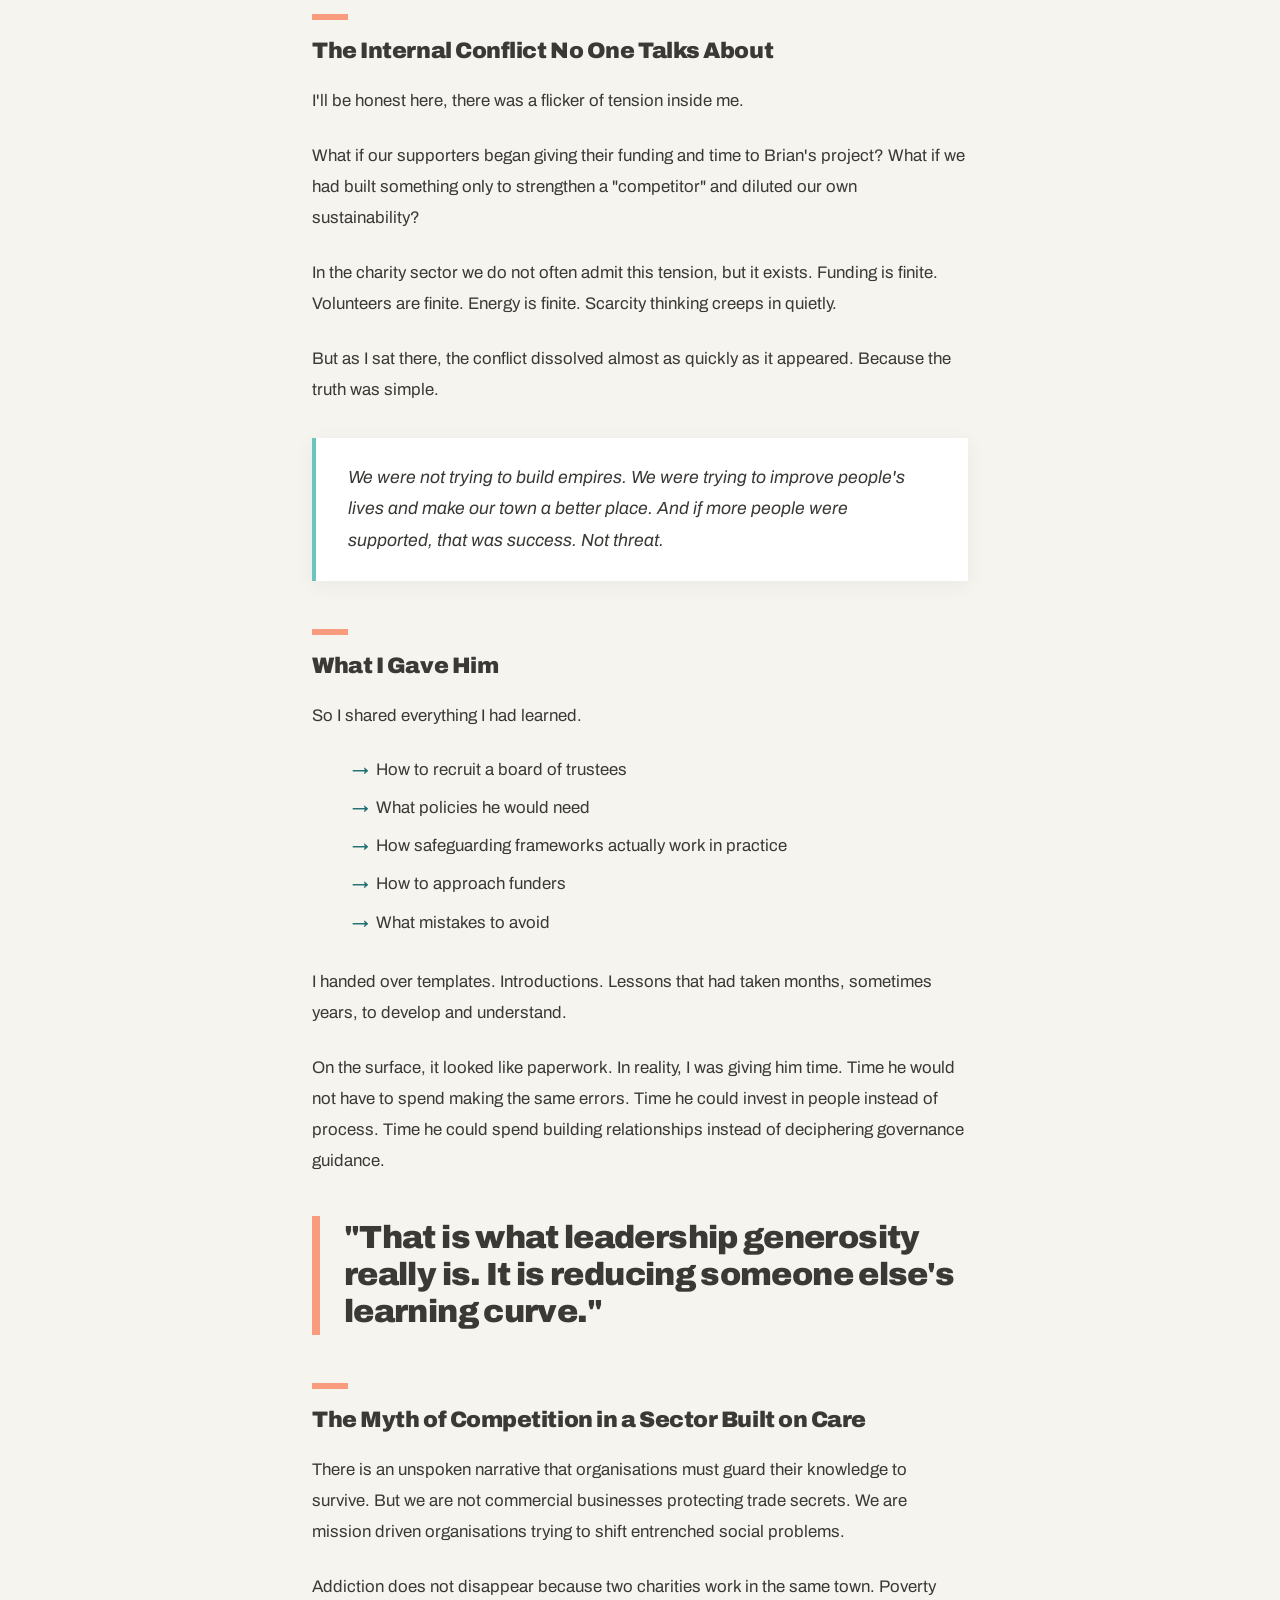
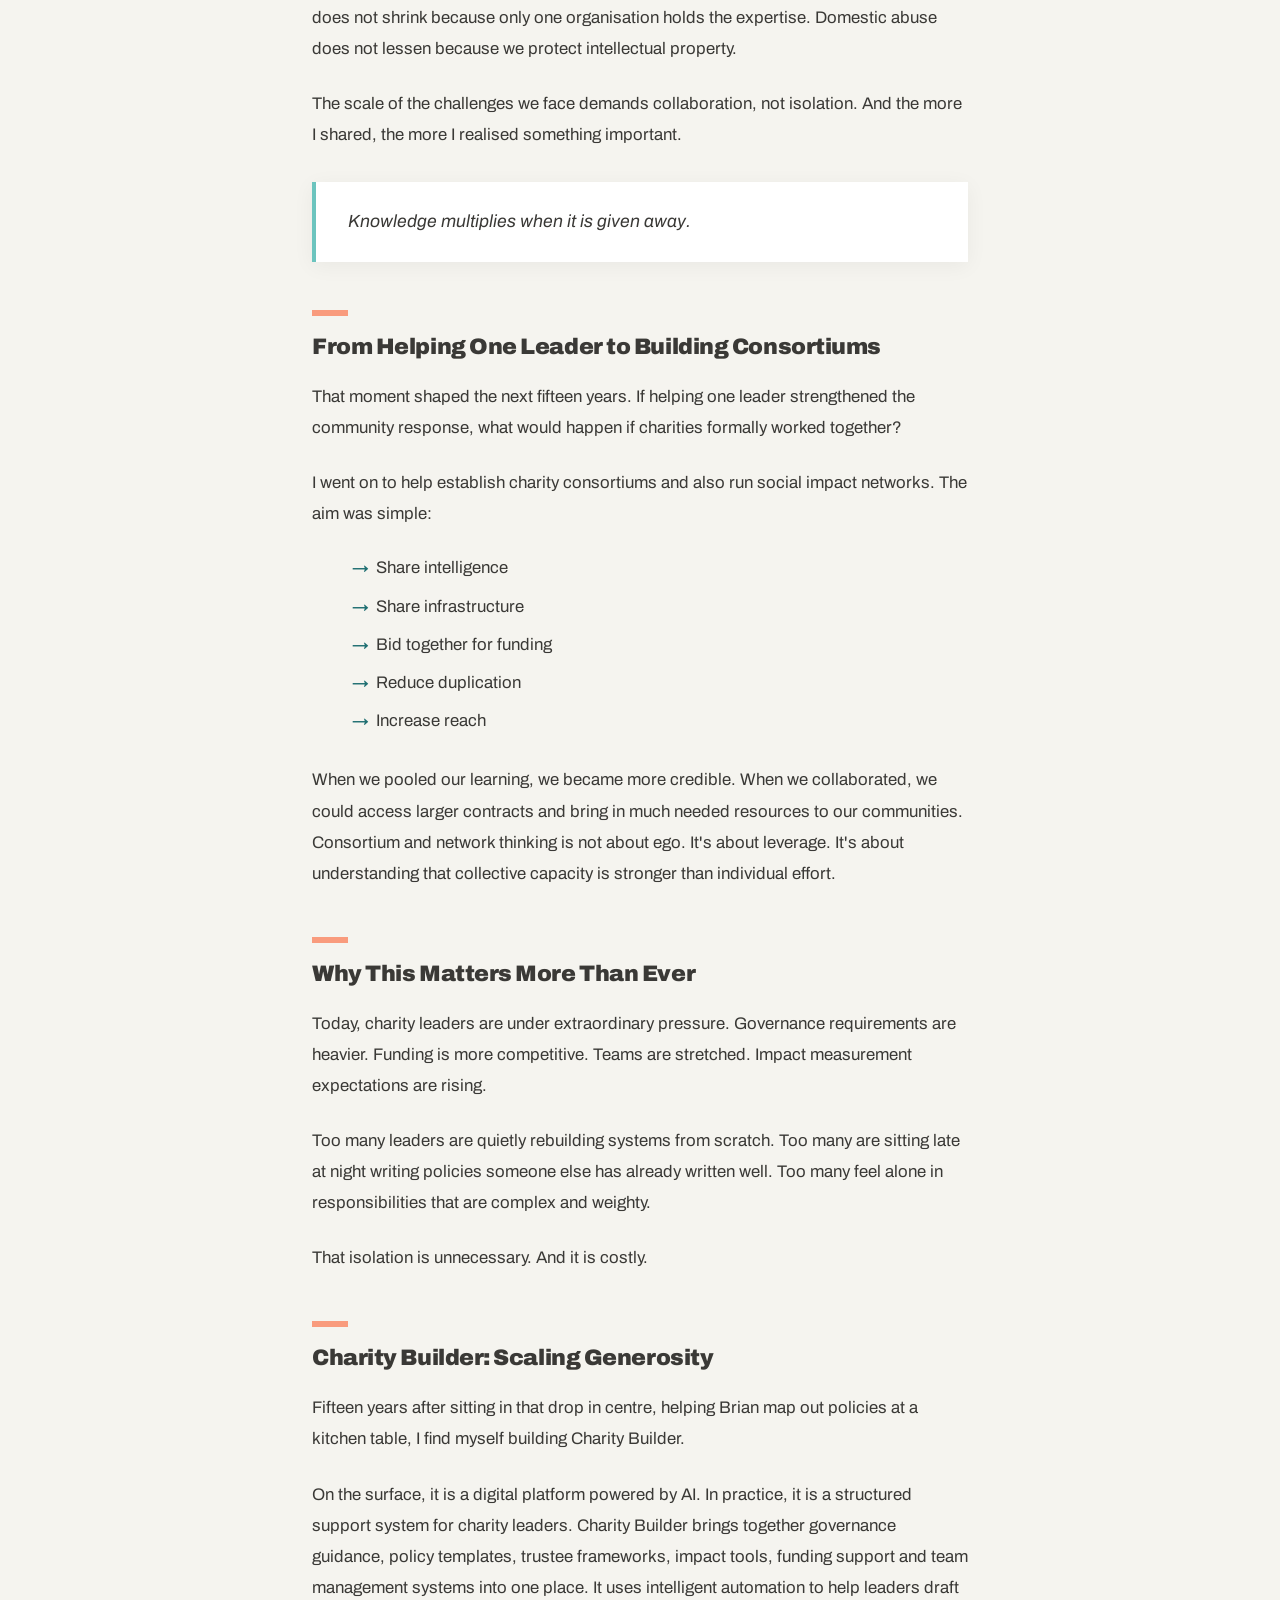
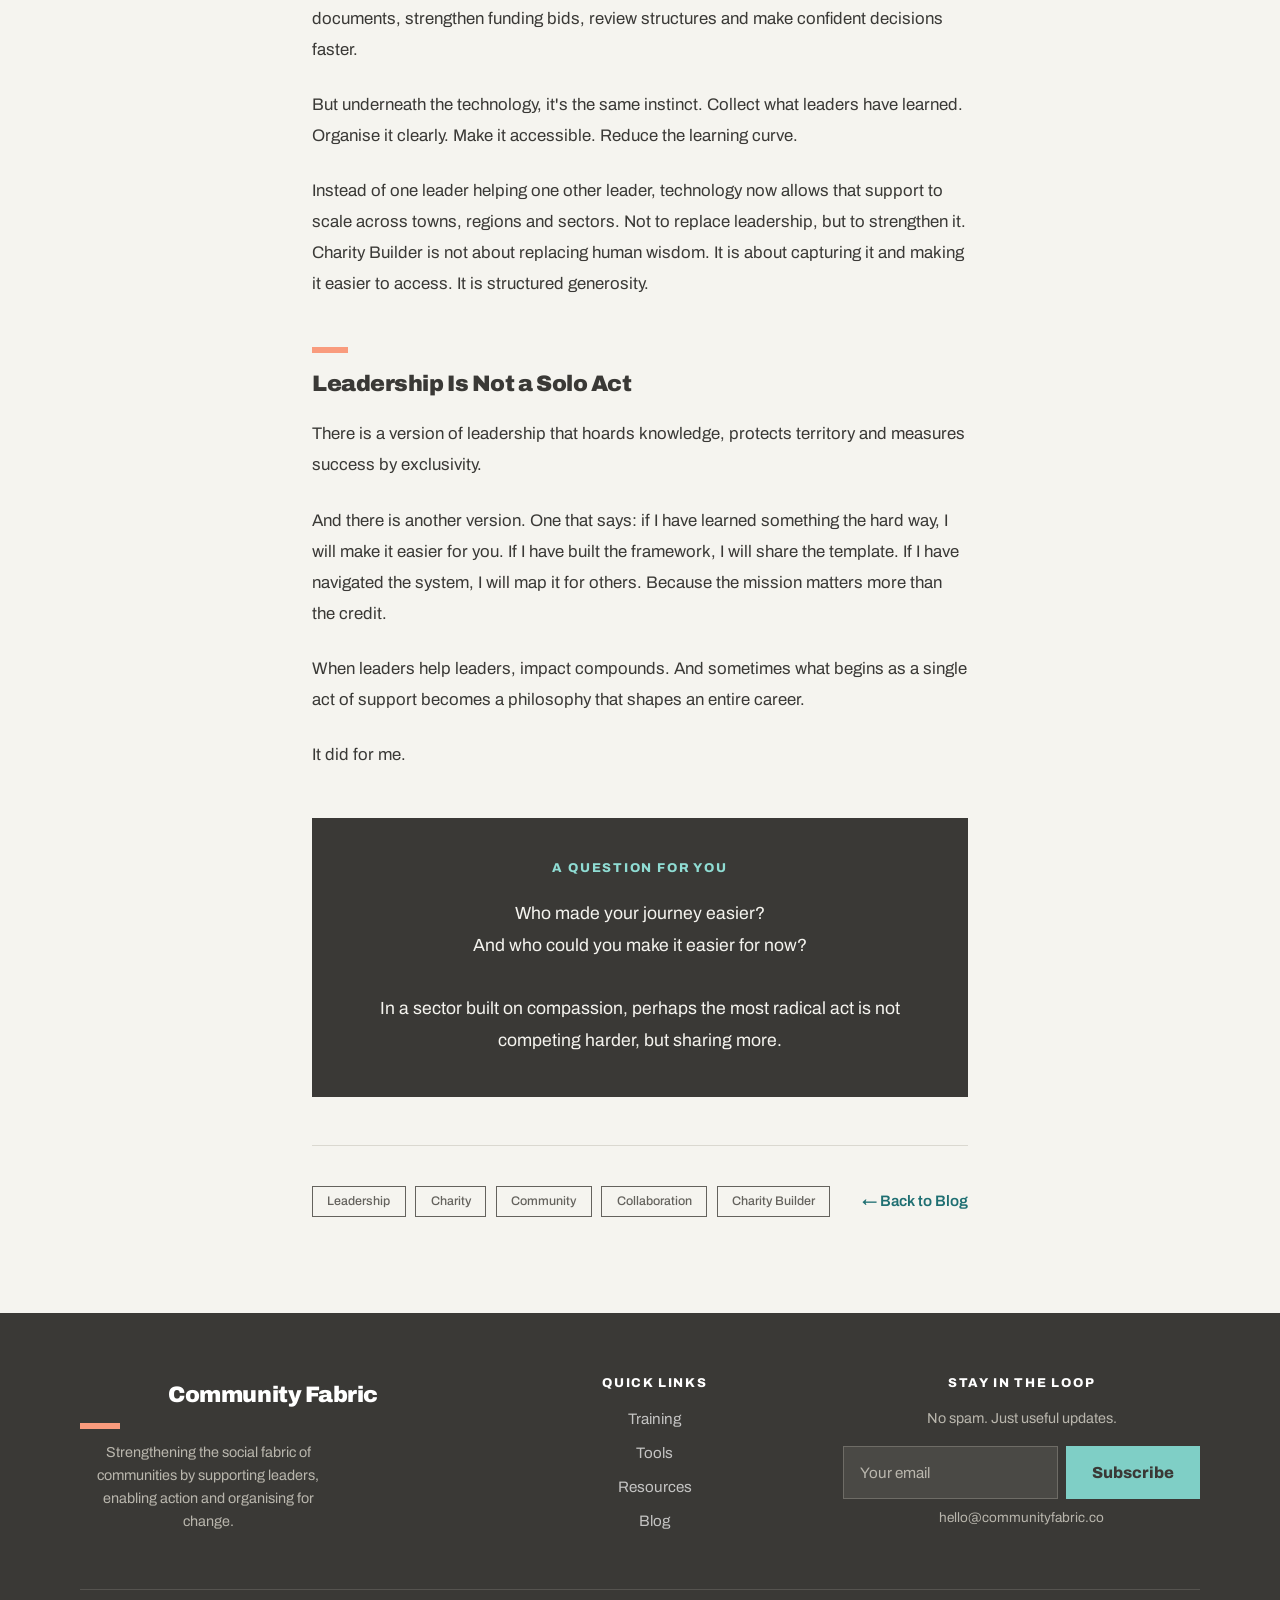
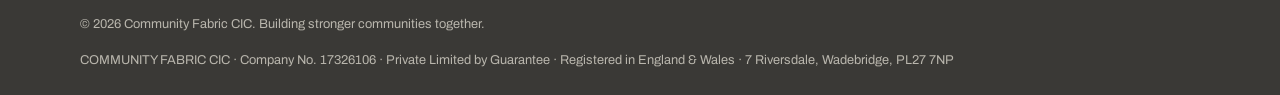
<file: blog/quiet-power-of-helping-leaders.html>
<!DOCTYPE html>
<html lang="en">
<head>
    <meta charset="UTF-8">
    <meta name="viewport" content="width=device-width, initial-scale=1.0">
    <title>The Quiet Power of Helping Other Leaders — Community Fabric CIC</title>
    <link rel="icon" type="image/svg+xml" href="../favicon.svg">
    <link rel="icon" type="image/png" sizes="96x96" href="../favicon-96x96.png">
    <link rel="apple-touch-icon" sizes="180x180" href="../apple-touch-icon.png">
    <link rel="icon" type="image/x-icon" href="../favicon.ico">
    <link rel="manifest" href="../site.webmanifest">
    <link href="https://fonts.googleapis.com/css2?family=Archivo:wght@400;500;600;700;800;900&display=swap" rel="stylesheet">
    <link rel="stylesheet" href="../styles.css">
    <style>
        /* ── Post Hero ── */
        .post-hero {
            padding: 8rem 2rem 5rem;
            background: linear-gradient(160deg, #f0f9f4 0%, #fafaf9 60%, #fff5f3 100%);
            text-align: center;
        }

        .post-breadcrumb {
            display: flex;
            align-items: center;
            gap: 0.5rem;
            justify-content: center;
            margin-bottom: 2rem;
            font-size: 0.875rem;
            color: var(--stone-600);
        }
        .post-breadcrumb a {
            color: var(--teal);
            text-decoration: none;
            font-weight: 500;
        }
        .post-breadcrumb a:hover { text-decoration: underline; }

        .post-tag {
            display: inline-block;
            padding: 0.35rem 1rem;
            background: var(--sage-green);
            color: var(--stone-900);
            border-radius: 9999px;
            font-size: 0.78rem;
            font-weight: 600;
            margin-bottom: 1.5rem;
            text-transform: uppercase;
            letter-spacing: 0.06em;
        }

        .post-hero h1 {
            font-size: clamp(2rem, 5vw, 3.5rem);
            font-weight: 800;
            color: var(--stone-900);
            line-height: 1.2;
            max-width: 780px;
            margin: 0 auto 1.5rem;
        }

        .post-meta {
            display: flex;
            align-items: center;
            gap: 1.5rem;
            justify-content: center;
            color: var(--stone-600);
            font-size: 0.875rem;
            flex-wrap: wrap;
        }

        /* ── Featured Image ── */
        .post-featured-image {
            max-width: 860px;
            margin: -2rem auto 0;
            padding: 0 2rem;
        }
        .post-featured-image img {
            width: 100%;
            height: 420px;
            object-fit: cover;
            border-radius: 16px;
            box-shadow: 0 20px 60px rgba(0,0,0,0.12);
            display: block;
        }
        @media (max-width: 768px) {
            .post-featured-image img { height: 240px; border-radius: 12px; }
        }

        /* ── Article Body ── */
        .article-wrapper {
            max-width: 720px;
            margin: 0 auto;
            padding: 4rem 2rem 6rem;
        }

        .article-intro {
            font-size: 1.15rem;
            line-height: 1.9;
            color: var(--stone-600);
            margin-bottom: 3rem;
            font-weight: 300;
            border-left: 4px solid var(--sage-green);
            padding-left: 1.5rem;
        }

        .article-body p {
            font-size: 1.05rem;
            line-height: 1.85;
            color: var(--stone-900);
            margin-bottom: 1.5rem;
        }

        .article-body h2 {
            font-size: 1.4rem;
            font-weight: 700;
            color: var(--stone-900);
            margin: 3rem 0 1.25rem;
            line-height: 1.3;
        }
        .article-body h2::before {
            content: '';
            display: block;
            width: 36px;
            height: 3px;
            background: var(--coral);
            margin-bottom: 1rem;
            border-radius: 2px;
        }

        .article-body blockquote {
            background: white;
            border-left: 4px solid var(--teal);
            border-radius: 0 12px 12px 0;
            padding: 1.5rem 2rem;
            margin: 2rem 0;
            font-size: 1.1rem;
            line-height: 1.8;
            color: var(--stone-900);
            box-shadow: 0 4px 20px rgba(0,0,0,0.05);
            font-style: italic;
        }

        .article-body ul {
            margin: 1rem 0 1.75rem 0;
            list-style: none;
        }
        .article-body ul li {
            font-size: 1.05rem;
            line-height: 1.8;
            color: var(--stone-900);
            margin-bottom: 0.5rem;
            padding-left: 1.5rem;
            position: relative;
        }
        .article-body ul li::before {
            content: '→';
            position: absolute;
            left: 0;
            color: var(--teal);
            font-weight: 600;
        }

        .pull-quote {
            font-family: 'Caveat', cursive;
            font-size: 2rem;
            font-weight: 600;
            color: var(--coral);
            text-align: center;
            padding: 2rem 1rem;
            margin: 2.5rem 0;
            line-height: 1.4;
            border-top: 1px solid var(--stone-200);
            border-bottom: 1px solid var(--stone-200);
        }

        .closing-box {
            background: linear-gradient(135deg, #f0f9f4 0%, #e8f5ee 100%);
            border-radius: 20px;
            padding: 2.5rem;
            margin: 3rem 0;
            text-align: center;
        }
        .closing-box .label {
            font-family: 'Caveat', cursive;
            font-size: 1.6rem;
            font-weight: 600;
            color: var(--teal);
            margin-bottom: 1.25rem;
            display: block;
        }
        .closing-box p {
            font-size: 1.1rem;
            line-height: 1.8;
            color: var(--stone-900);
            margin-bottom: 0 !important;
        }

        /* ── Article Footer ── */
        .article-footer {
            border-top: 1px solid var(--stone-200);
            padding-top: 2.5rem;
            margin-top: 3rem;
            display: flex;
            align-items: center;
            justify-content: space-between;
            flex-wrap: wrap;
            gap: 1.5rem;
        }

        .article-tags {
            display: flex;
            gap: 0.6rem;
            flex-wrap: wrap;
        }
        .article-tag {
            padding: 0.3rem 0.9rem;
            background: var(--stone-200);
            color: var(--stone-600);
            border-radius: 9999px;
            font-size: 0.78rem;
            font-weight: 500;
        }

        .back-to-blog {
            display: inline-flex;
            align-items: center;
            gap: 0.5rem;
            color: var(--teal);
            text-decoration: none;
            font-weight: 600;
            font-size: 0.95rem;
            transition: gap 0.2s;
            white-space: nowrap;
        }
        .back-to-blog:hover { gap: 0.85rem; }

        /* ── Site Footer ── */
        .site-footer {
            background: var(--stone-900);
            color: rgba(255,255,255,0.5);
            text-align: center;
            padding: 3rem 2rem;
            font-size: 0.875rem;
        }
        .site-footer a {
            color: rgba(255,255,255,0.7);
            text-decoration: none;
        }
        .site-footer a:hover { color: white; }

        @media (max-width: 600px) {
            .article-footer {
                flex-direction: column;
                align-items: flex-start;
            }
            .pull-quote { font-size: 1.6rem; }
            .closing-box { padding: 2rem 1.5rem; }
        }
    </style>
<style>
        /* Design-system overrides — keep posts in line with the shared look */
        .post-hero { background: var(--cream); padding-top: 4.5rem; padding-bottom: 3rem; }
        .post-hero h1 { font-weight: 900; letter-spacing: -0.03em; line-height: 1.02; }
        .post-breadcrumb a { color: var(--teal-dark); font-weight: 700; }
        .post-tag { background: var(--coral); color: var(--ink); border-radius: 0; font-weight: 800; letter-spacing: 0.08em; text-transform: uppercase; }
        .post-featured-image img { border-radius: 0 !important; box-shadow: none !important; }
        .article-intro { font-weight: 400; color: var(--ink-soft); }
        .article-body h2 { font-weight: 900; letter-spacing: -0.02em; }
        .article-body h2::before { border-radius: 0; height: 6px; }
        .article-body blockquote { border-radius: 0; background: var(--paper); }
        .article-body ul li::before { color: var(--teal-dark); }
        .pull-quote { font-family: var(--font-heading); font-size: clamp(1.5rem, 3vw, 2rem); font-weight: 900; letter-spacing: -0.02em; line-height: 1.15; color: var(--ink); text-align: left; border: 0; border-left: 8px solid var(--coral); padding: 0.25rem 0 0.25rem 1.5rem; }
        .closing-box { background: var(--ink); border-radius: 0; }
        .closing-box .label, .part-divider span { font-family: var(--font-heading); font-size: 0.8rem; font-weight: 800; letter-spacing: 0.14em; text-transform: uppercase; }
        .closing-box .label { color: var(--mint); }
        .part-divider span { color: var(--coral-text); }
        .closing-box p { color: var(--cream); }
        .article-tag { border-radius: 0; background: transparent; border: 1px solid var(--muted); }
        .back-to-blog { color: var(--teal-dark); }
    </style>
</head>
<body>

    <header class="site-header">
        <nav class="site-nav">
            <a href="../index.html" class="logo"><img width="28" height="28" src="../yarn-motif.svg" alt="" class="yarn-motif" style="width:28px;height:28px;">Community Fabric</a>
            <ul class="nav-links">
                <li><a href="../about.html">About</a></li>
                <li><a href="../training.html">Training &amp; Coaching</a></li>
                <li><a href="../resources.html">Digital Tools</a></li>
                <li><a href="../impact.html">Impact &amp; Voice</a></li>
                <li><a href="../get-involved.html">Get Involved</a></li>
            </ul>
            <div class="nav-cta">
                <a href="../get-involved.html#book-a-call" class="btn btn-secondary">Arrange a Call</a>
                <button class="hamburger" type="button" aria-label="Menu" aria-expanded="false" aria-controls="mobile-menu"><span></span><span></span><span></span></button>
            </div>
        </nav>
        <div class="mobile-menu" id="mobile-menu">
            <a href="../about.html">About</a>
            <a href="../training.html">Training &amp; Coaching</a>
            <a href="../resources.html">Digital Tools</a>
            <a href="../impact.html">Impact &amp; Voice</a>
            <a href="../get-involved.html">Get Involved</a>
            <a href="../get-involved.html#book-a-call">Arrange a Call</a>
        </div>
    </header>

    <!-- Post Hero -->
    <div class="post-hero">
        <div class="post-breadcrumb">
            <a href="../blog.html">Blog</a>
            <span>›</span>
            <span>Leadership</span>
        </div>
        <span class="post-tag">Leadership</span>
        <h1>The Quiet Power of Helping Other Leaders</h1>
        <div class="post-meta">
            <span>23 January 2026</span>
            <span>·</span>
            <span>7 min read</span>
        </div>
    </div>

    <!-- Featured Image -->
    <div class="post-featured-image">
        <picture><source srcset="../img/comm3.webp" type="image/webp"><img src="../img/comm3.jpg" alt="Community leadership in action" width="1400" height="788" decoding="async"></picture>
    </div>

    <!-- Article -->
    <div class="article-wrapper">

        <p class="article-intro">
            In 2009 I was running a charity for vulnerable women in Stockton on Tees. A single conversation about sharing knowledge changed how I understood leadership — and shaped the next fifteen years of my work.
        </p>

        <div class="article-body">

            <p>I remember one afternoon sitting in our drop in centre. It was a large bright, warm space in the middle of town. Women would come in needing warmth, clothing, advice, sometimes simply safety. Some were facing addiction. Some domestic abuse. Some homelessness. Others just needed someone to sit with them for an hour.</p>

            <p>It was deeply rewarding but massively hard work.</p>

            <p>By that point we had built a team. We were raising income so we could employ counsellors. And putting real structures in place. Policies. Governance. Safeguarding. The invisible foundations that allow compassion to become something sustainable.</p>

            <p>And that is when Brian came to speak to me.</p>

            <p>He shared his vision for starting a similar project, but focused on men struggling with addiction. He had passion. He had time. He had clarity about the need. What he didn't yet have was the structure — and this is where he needed my support. Would I offer some of what we had learned to help him set up his own organisation?</p>

            <h2>The Internal Conflict No One Talks About</h2>

            <p>I'll be honest here, there was a flicker of tension inside me.</p>

            <p>What if our supporters began giving their funding and time to Brian's project? What if we had built something only to strengthen a "competitor" and diluted our own sustainability?</p>

            <p>In the charity sector we do not often admit this tension, but it exists. Funding is finite. Volunteers are finite. Energy is finite. Scarcity thinking creeps in quietly.</p>

            <p>But as I sat there, the conflict dissolved almost as quickly as it appeared. Because the truth was simple.</p>

            <blockquote>We were not trying to build empires. We were trying to improve people's lives and make our town a better place. And if more people were supported, that was success. Not threat.</blockquote>

            <h2>What I Gave Him</h2>

            <p>So I shared everything I had learned.</p>

            <ul>
                <li>How to recruit a board of trustees</li>
                <li>What policies he would need</li>
                <li>How safeguarding frameworks actually work in practice</li>
                <li>How to approach funders</li>
                <li>What mistakes to avoid</li>
            </ul>

            <p>I handed over templates. Introductions. Lessons that had taken months, sometimes years, to develop and understand.</p>

            <p>On the surface, it looked like paperwork. In reality, I was giving him time. Time he would not have to spend making the same errors. Time he could invest in people instead of process. Time he could spend building relationships instead of deciphering governance guidance.</p>

            <div class="pull-quote">"That is what leadership generosity really is. It is reducing someone else's learning curve."</div>

            <h2>The Myth of Competition in a Sector Built on Care</h2>

            <p>There is an unspoken narrative that organisations must guard their knowledge to survive. But we are not commercial businesses protecting trade secrets. We are mission driven organisations trying to shift entrenched social problems.</p>

            <p>Addiction does not disappear because two charities work in the same town. Poverty does not shrink because only one organisation holds the expertise. Domestic abuse does not lessen because we protect intellectual property.</p>

            <p>The scale of the challenges we face demands collaboration, not isolation. And the more I shared, the more I realised something important.</p>

            <blockquote>Knowledge multiplies when it is given away.</blockquote>

            <h2>From Helping One Leader to Building Consortiums</h2>

            <p>That moment shaped the next fifteen years. If helping one leader strengthened the community response, what would happen if charities formally worked together?</p>

            <p>I went on to help establish charity consortiums and also run social impact networks. The aim was simple:</p>

            <ul>
                <li>Share intelligence</li>
                <li>Share infrastructure</li>
                <li>Bid together for funding</li>
                <li>Reduce duplication</li>
                <li>Increase reach</li>
            </ul>

            <p>When we pooled our learning, we became more credible. When we collaborated, we could access larger contracts and bring in much needed resources to our communities. Consortium and network thinking is not about ego. It's about leverage. It's about understanding that collective capacity is stronger than individual effort.</p>

            <h2>Why This Matters More Than Ever</h2>

            <p>Today, charity leaders are under extraordinary pressure. Governance requirements are heavier. Funding is more competitive. Teams are stretched. Impact measurement expectations are rising.</p>

            <p>Too many leaders are quietly rebuilding systems from scratch. Too many are sitting late at night writing policies someone else has already written well. Too many feel alone in responsibilities that are complex and weighty.</p>

            <p>That isolation is unnecessary. And it is costly.</p>

            <h2>Charity Builder: Scaling Generosity</h2>

            <p>Fifteen years after sitting in that drop in centre, helping Brian map out policies at a kitchen table, I find myself building Charity Builder.</p>

            <p>On the surface, it is a digital platform powered by AI. In practice, it is a structured support system for charity leaders. Charity Builder brings together governance guidance, policy templates, trustee frameworks, impact tools, funding support and team management systems into one place. It uses intelligent automation to help leaders draft documents, strengthen funding bids, review structures and make confident decisions faster.</p>

            <p>But underneath the technology, it's the same instinct. Collect what leaders have learned. Organise it clearly. Make it accessible. Reduce the learning curve.</p>

            <p>Instead of one leader helping one other leader, technology now allows that support to scale across towns, regions and sectors. Not to replace leadership, but to strengthen it. Charity Builder is not about replacing human wisdom. It is about capturing it and making it easier to access. It is structured generosity.</p>

            <h2>Leadership Is Not a Solo Act</h2>

            <p>There is a version of leadership that hoards knowledge, protects territory and measures success by exclusivity.</p>

            <p>And there is another version. One that says: if I have learned something the hard way, I will make it easier for you. If I have built the framework, I will share the template. If I have navigated the system, I will map it for others. Because the mission matters more than the credit.</p>

            <p>When leaders help leaders, impact compounds. And sometimes what begins as a single act of support becomes a philosophy that shapes an entire career.</p>

            <p>It did for me.</p>

            <div class="closing-box">
                <span class="label">A question for you</span>
                <p>Who made your journey easier?<br>
                And who could you make it easier for now?<br><br>
                In a sector built on compassion, perhaps the most radical act is not competing harder, but sharing more.</p>
            </div>

        </div>

        <div class="article-footer">
            <div class="article-tags">
                <span class="article-tag">Leadership</span>
                <span class="article-tag">Charity</span>
                <span class="article-tag">Community</span>
                <span class="article-tag">Collaboration</span>
                <span class="article-tag">Charity Builder</span>
            </div>
            <a href="../blog.html" class="back-to-blog">← Back to Blog</a>
        </div>

    </div>

    <footer class="site-footer">
        <div class="container">
            <div class="footer-grid">
                <div>
                    <div class="footer-logo">Community Fabric</div>
                    <p style="color:#a8a29e;font-size:0.9rem;max-width:32ch;">Strengthening the social fabric of communities by supporting leaders, enabling action and organising for change.</p>
                </div>
                <div>
                    <h4>Quick Links</h4>
                    <ul>
                        <li><a href="../training.html">Training</a></li>
                        <li><a href="../resources.html">Tools</a></li>
                        <li><a href="../resources.html#guides">Resources</a></li>
                        <li><a href="../blog.html">Blog</a></li>
                    </ul>
                </div>
                <div>
                    <h4>Stay in the loop</h4>
                    <p style="color:#a8a29e;font-size:0.9rem;">No spam. Just useful updates.</p>
                    <form class="newsletter-form" action="https://formspree.io/f/mpqjjjvd" method="POST">
                        <label for="footer-email" class="visually-hidden">Email address for updates</label>
                        <input type="email" id="footer-email" name="email" placeholder="Your email" autocomplete="email" required>
                        <button type="submit" class="btn btn-primary">Subscribe</button>
                    </form>
                    <p class="form-success" role="status">Thanks — you're on the list.</p>
                    <p style="color:#a8a29e;font-size:0.85rem;">hello@communityfabric.co</p>
                </div>
            </div>
            <div class="footer-bottom">
                <span>© 2026 Community Fabric CIC. Building stronger communities together.</span>
                <span>COMMUNITY FABRIC CIC · Company No. 17326106 · Private Limited by Guarantee · Registered in England &amp; Wales · 7 Riversdale, Wadebridge, PL27 7NP</span>
            </div>
        </div>
    </footer>

    <script src="../site.js"></script>

</body>
</html>
</file>
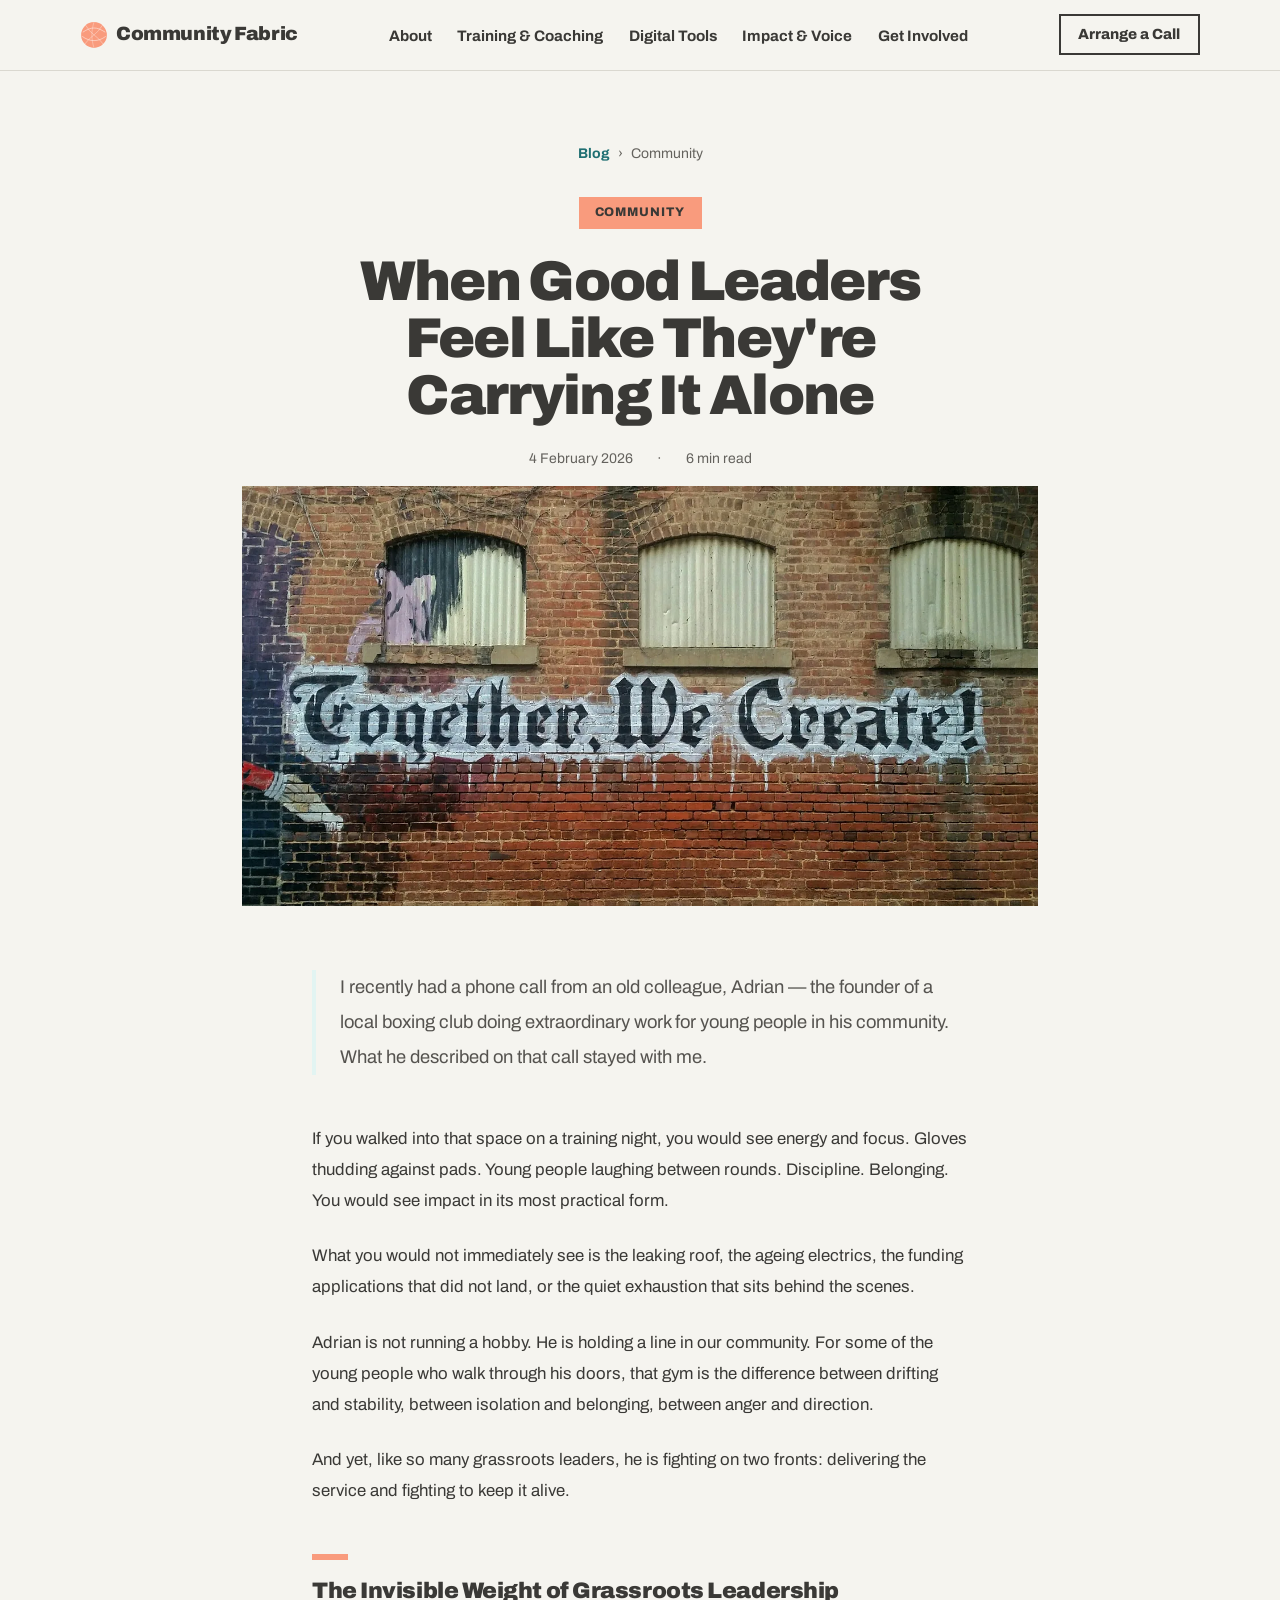
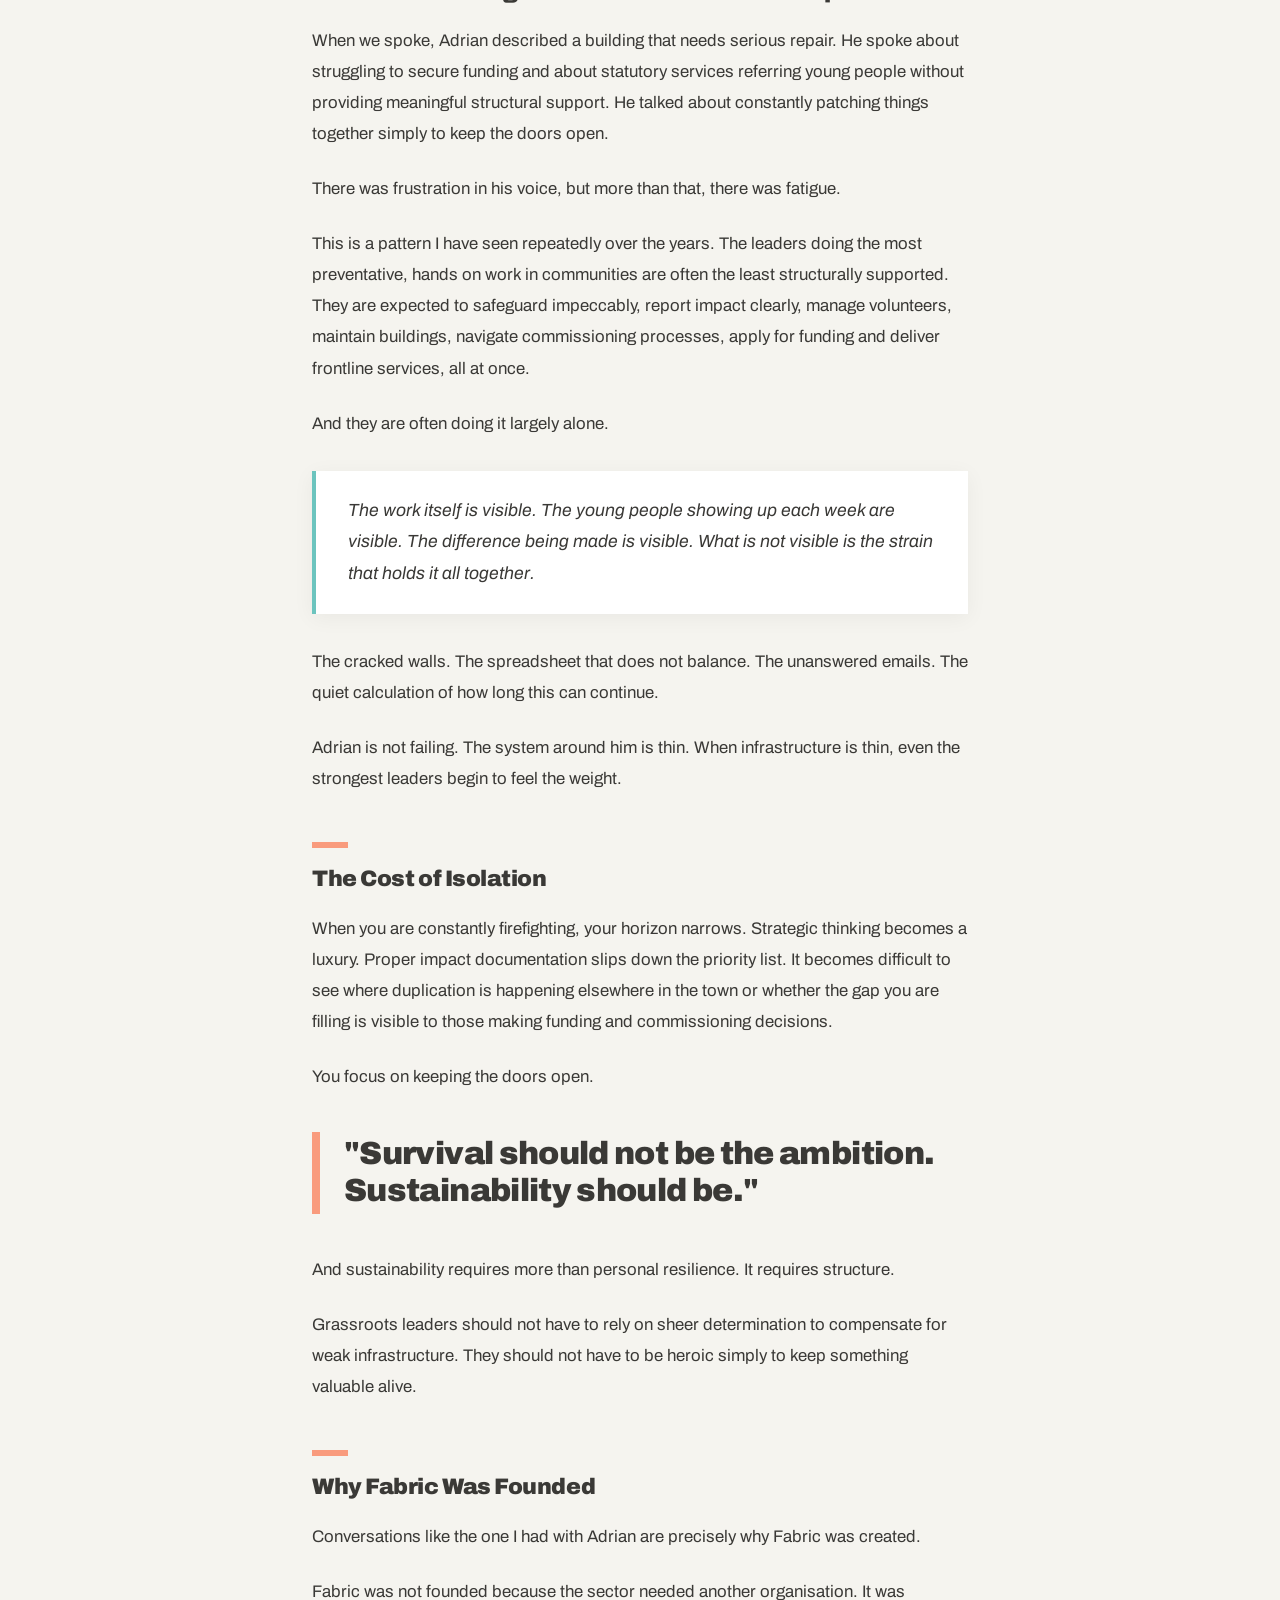
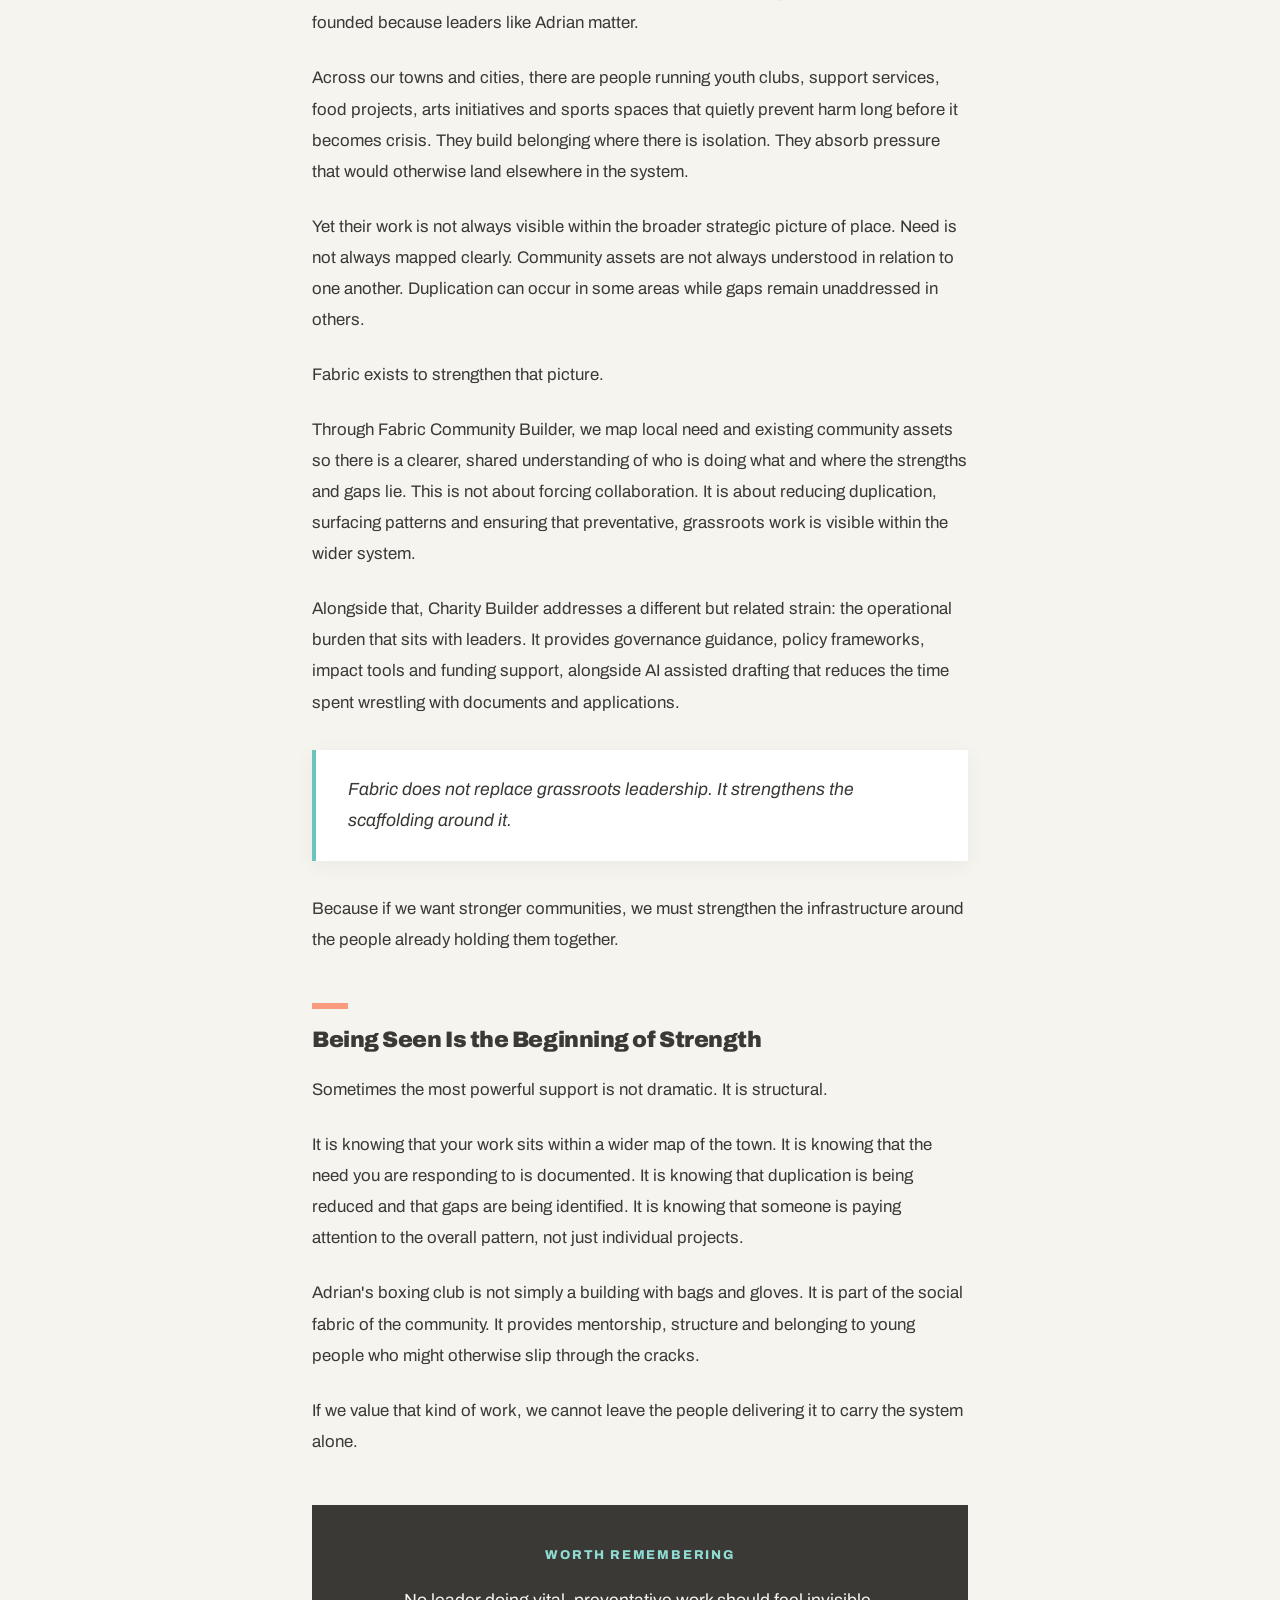
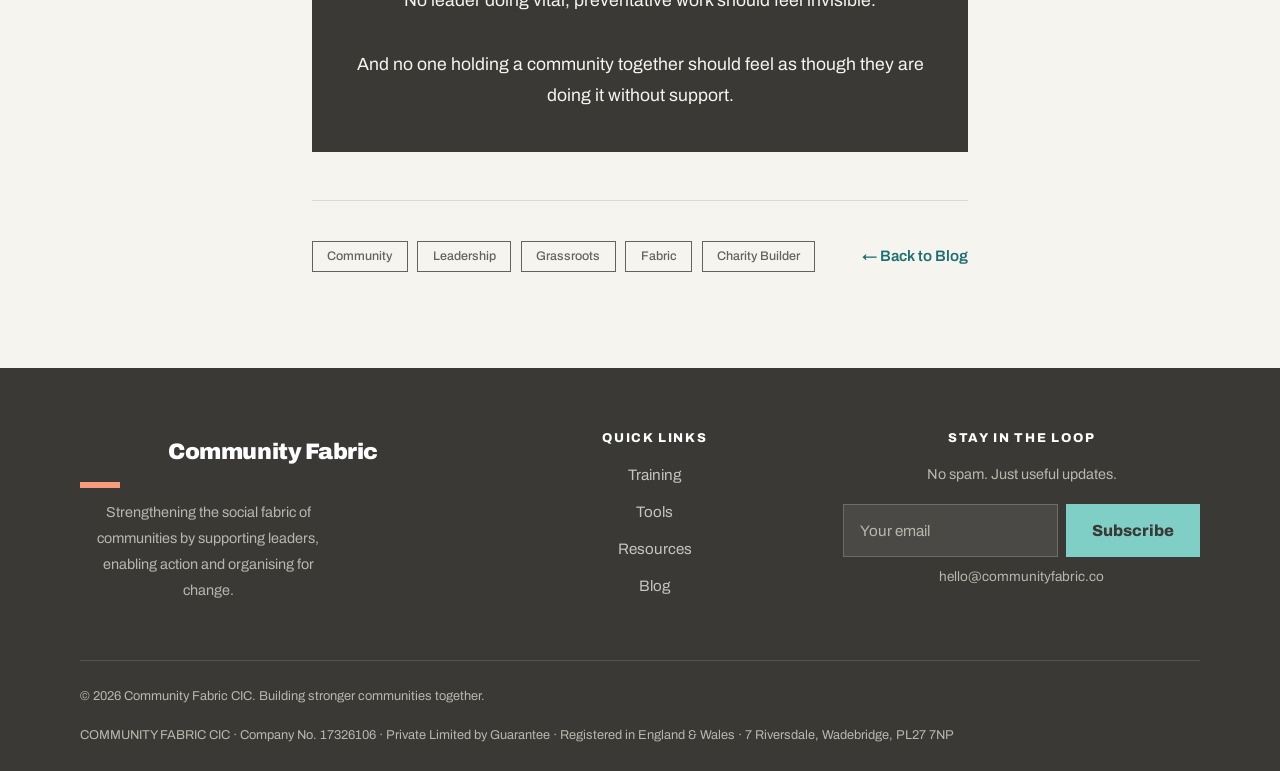
<file: blog/when-good-leaders-feel-alone.html>
<!DOCTYPE html>
<html lang="en">
<head>
    <meta charset="UTF-8">
    <meta name="viewport" content="width=device-width, initial-scale=1.0">
    <title>When Good Leaders Feel Like They're Carrying It Alone — Community Fabric CIC</title>
    <link rel="icon" type="image/svg+xml" href="../favicon.svg">
    <link rel="icon" type="image/png" sizes="96x96" href="../favicon-96x96.png">
    <link rel="apple-touch-icon" sizes="180x180" href="../apple-touch-icon.png">
    <link rel="icon" type="image/x-icon" href="../favicon.ico">
    <link rel="manifest" href="../site.webmanifest">
    <link href="https://fonts.googleapis.com/css2?family=Archivo:wght@400;500;600;700;800;900&display=swap" rel="stylesheet">
    <link rel="stylesheet" href="../styles.css">
    <style>
        /* ── Post Hero ── */
        .post-hero {
            padding: 8rem 2rem 5rem;
            background: linear-gradient(160deg, #f0f9f4 0%, #fafaf9 60%, #fff5f3 100%);
            text-align: center;
        }

        .post-breadcrumb {
            display: flex;
            align-items: center;
            gap: 0.5rem;
            justify-content: center;
            margin-bottom: 2rem;
            font-size: 0.875rem;
            color: var(--stone-600);
        }
        .post-breadcrumb a {
            color: var(--teal);
            text-decoration: none;
            font-weight: 500;
        }
        .post-breadcrumb a:hover { text-decoration: underline; }

        .post-tag {
            display: inline-block;
            padding: 0.35rem 1rem;
            background: var(--sage-green);
            color: var(--stone-900);
            border-radius: 9999px;
            font-size: 0.78rem;
            font-weight: 600;
            margin-bottom: 1.5rem;
            text-transform: uppercase;
            letter-spacing: 0.06em;
        }

        .post-hero h1 {
            font-size: clamp(2rem, 5vw, 3.5rem);
            font-weight: 800;
            color: var(--stone-900);
            line-height: 1.2;
            max-width: 780px;
            margin: 0 auto 1.5rem;
        }

        .post-meta {
            display: flex;
            align-items: center;
            gap: 1.5rem;
            justify-content: center;
            color: var(--stone-600);
            font-size: 0.875rem;
            flex-wrap: wrap;
        }

        /* ── Featured Image ── */
        .post-featured-image {
            max-width: 860px;
            margin: -2rem auto 0;
            padding: 0 2rem;
        }
        .post-featured-image img {
            width: 100%;
            height: 420px;
            object-fit: cover;
            border-radius: 16px;
            box-shadow: 0 20px 60px rgba(0,0,0,0.12);
            display: block;
        }
        @media (max-width: 768px) {
            .post-featured-image img { height: 240px; border-radius: 12px; }
        }

        /* ── Article Body ── */
        .article-wrapper {
            max-width: 720px;
            margin: 0 auto;
            padding: 4rem 2rem 6rem;
        }

        .article-intro {
            font-size: 1.15rem;
            line-height: 1.9;
            color: var(--stone-600);
            margin-bottom: 3rem;
            font-weight: 300;
            border-left: 4px solid var(--sage-green);
            padding-left: 1.5rem;
        }

        .article-body p {
            font-size: 1.05rem;
            line-height: 1.85;
            color: var(--stone-900);
            margin-bottom: 1.5rem;
        }

        .article-body h2 {
            font-size: 1.4rem;
            font-weight: 700;
            color: var(--stone-900);
            margin: 3rem 0 1.25rem;
            line-height: 1.3;
        }
        .article-body h2::before {
            content: '';
            display: block;
            width: 36px;
            height: 3px;
            background: var(--coral);
            margin-bottom: 1rem;
            border-radius: 2px;
        }

        .article-body blockquote {
            background: white;
            border-left: 4px solid var(--teal);
            border-radius: 0 12px 12px 0;
            padding: 1.5rem 2rem;
            margin: 2rem 0;
            font-size: 1.1rem;
            line-height: 1.8;
            color: var(--stone-900);
            box-shadow: 0 4px 20px rgba(0,0,0,0.05);
            font-style: italic;
        }

        .article-body ul {
            margin: 1rem 0 1.75rem 0;
            list-style: none;
        }
        .article-body ul li {
            font-size: 1.05rem;
            line-height: 1.8;
            color: var(--stone-900);
            margin-bottom: 0.5rem;
            padding-left: 1.5rem;
            position: relative;
        }
        .article-body ul li::before {
            content: '→';
            position: absolute;
            left: 0;
            color: var(--teal);
            font-weight: 600;
        }

        .pull-quote {
            font-family: 'Caveat', cursive;
            font-size: 2rem;
            font-weight: 600;
            color: var(--coral);
            text-align: center;
            padding: 2rem 1rem;
            margin: 2.5rem 0;
            line-height: 1.4;
            border-top: 1px solid var(--stone-200);
            border-bottom: 1px solid var(--stone-200);
        }

        .closing-box {
            background: linear-gradient(135deg, #f0f9f4 0%, #e8f5ee 100%);
            border-radius: 20px;
            padding: 2.5rem;
            margin: 3rem 0;
            text-align: center;
        }
        .closing-box .label {
            font-family: 'Caveat', cursive;
            font-size: 1.6rem;
            font-weight: 600;
            color: var(--teal);
            margin-bottom: 1.25rem;
            display: block;
        }
        .closing-box p {
            font-size: 1.1rem;
            line-height: 1.8;
            color: var(--stone-900);
            margin-bottom: 0 !important;
        }

        /* ── Article Footer ── */
        .article-footer {
            border-top: 1px solid var(--stone-200);
            padding-top: 2.5rem;
            margin-top: 3rem;
            display: flex;
            align-items: center;
            justify-content: space-between;
            flex-wrap: wrap;
            gap: 1.5rem;
        }

        .article-tags {
            display: flex;
            gap: 0.6rem;
            flex-wrap: wrap;
        }
        .article-tag {
            padding: 0.3rem 0.9rem;
            background: var(--stone-200);
            color: var(--stone-600);
            border-radius: 9999px;
            font-size: 0.78rem;
            font-weight: 500;
        }

        .back-to-blog {
            display: inline-flex;
            align-items: center;
            gap: 0.5rem;
            color: var(--teal);
            text-decoration: none;
            font-weight: 600;
            font-size: 0.95rem;
            transition: gap 0.2s;
            white-space: nowrap;
        }
        .back-to-blog:hover { gap: 0.85rem; }

        /* ── Site Footer ── */
        .site-footer {
            background: var(--stone-900);
            color: rgba(255,255,255,0.5);
            text-align: center;
            padding: 3rem 2rem;
            font-size: 0.875rem;
            line-height: 1.8;
        }
        .site-footer a {
            color: rgba(255,255,255,0.7);
            text-decoration: none;
        }
        .site-footer a:hover { color: white; }
        .site-footer .company-info {
            margin-top: 0.75rem;
            font-size: 0.78rem;
            color: rgba(255,255,255,0.35);
        }

        @media (max-width: 600px) {
            .article-footer { flex-direction: column; align-items: flex-start; }
            .pull-quote { font-size: 1.6rem; }
            .closing-box { padding: 2rem 1.5rem; }
        }
    </style>
<style>
        /* Design-system overrides — keep posts in line with the shared look */
        .post-hero { background: var(--cream); padding-top: 4.5rem; padding-bottom: 3rem; }
        .post-hero h1 { font-weight: 900; letter-spacing: -0.03em; line-height: 1.02; }
        .post-breadcrumb a { color: var(--teal-dark); font-weight: 700; }
        .post-tag { background: var(--coral); color: var(--ink); border-radius: 0; font-weight: 800; letter-spacing: 0.08em; text-transform: uppercase; }
        .post-featured-image img { border-radius: 0 !important; box-shadow: none !important; }
        .article-intro { font-weight: 400; color: var(--ink-soft); }
        .article-body h2 { font-weight: 900; letter-spacing: -0.02em; }
        .article-body h2::before { border-radius: 0; height: 6px; }
        .article-body blockquote { border-radius: 0; background: var(--paper); }
        .article-body ul li::before { color: var(--teal-dark); }
        .pull-quote { font-family: var(--font-heading); font-size: clamp(1.5rem, 3vw, 2rem); font-weight: 900; letter-spacing: -0.02em; line-height: 1.15; color: var(--ink); text-align: left; border: 0; border-left: 8px solid var(--coral); padding: 0.25rem 0 0.25rem 1.5rem; }
        .closing-box { background: var(--ink); border-radius: 0; }
        .closing-box .label, .part-divider span { font-family: var(--font-heading); font-size: 0.8rem; font-weight: 800; letter-spacing: 0.14em; text-transform: uppercase; }
        .closing-box .label { color: var(--mint); }
        .part-divider span { color: var(--coral-text); }
        .closing-box p { color: var(--cream); }
        .article-tag { border-radius: 0; background: transparent; border: 1px solid var(--muted); }
        .back-to-blog { color: var(--teal-dark); }
    </style>
</head>
<body>

    <header class="site-header">
        <nav class="site-nav">
            <a href="../index.html" class="logo"><img width="28" height="28" src="../yarn-motif.svg" alt="" class="yarn-motif" style="width:28px;height:28px;">Community Fabric</a>
            <ul class="nav-links">
                <li><a href="../about.html">About</a></li>
                <li><a href="../training.html">Training &amp; Coaching</a></li>
                <li><a href="../resources.html">Digital Tools</a></li>
                <li><a href="../impact.html">Impact &amp; Voice</a></li>
                <li><a href="../get-involved.html">Get Involved</a></li>
            </ul>
            <div class="nav-cta">
                <a href="../get-involved.html#book-a-call" class="btn btn-secondary">Arrange a Call</a>
                <button class="hamburger" type="button" aria-label="Menu" aria-expanded="false" aria-controls="mobile-menu"><span></span><span></span><span></span></button>
            </div>
        </nav>
        <div class="mobile-menu" id="mobile-menu">
            <a href="../about.html">About</a>
            <a href="../training.html">Training &amp; Coaching</a>
            <a href="../resources.html">Digital Tools</a>
            <a href="../impact.html">Impact &amp; Voice</a>
            <a href="../get-involved.html">Get Involved</a>
            <a href="../get-involved.html#book-a-call">Arrange a Call</a>
        </div>
    </header>

    <!-- Post Hero -->
    <div class="post-hero">
        <div class="post-breadcrumb">
            <a href="../blog.html">Blog</a>
            <span>›</span>
            <span>Community</span>
        </div>
        <span class="post-tag">Community</span>
        <h1>When Good Leaders Feel Like They're Carrying It Alone</h1>
        <div class="post-meta">
            <span>4 February 2026</span>
            <span>·</span>
            <span>6 min read</span>
        </div>
    </div>

    <!-- Featured Image -->
    <div class="post-featured-image">
        <picture><source srcset="../img/comm7.webp" type="image/webp"><img src="../img/comm7.jpg" alt="Community members coming together" width="1400" height="788" decoding="async"></picture>
    </div>

    <!-- Article -->
    <div class="article-wrapper">

        <p class="article-intro">
            I recently had a phone call from an old colleague, Adrian — the founder of a local boxing club doing extraordinary work for young people in his community. What he described on that call stayed with me.
        </p>

        <div class="article-body">

            <p>If you walked into that space on a training night, you would see energy and focus. Gloves thudding against pads. Young people laughing between rounds. Discipline. Belonging. You would see impact in its most practical form.</p>

            <p>What you would not immediately see is the leaking roof, the ageing electrics, the funding applications that did not land, or the quiet exhaustion that sits behind the scenes.</p>

            <p>Adrian is not running a hobby. He is holding a line in our community. For some of the young people who walk through his doors, that gym is the difference between drifting and stability, between isolation and belonging, between anger and direction.</p>

            <p>And yet, like so many grassroots leaders, he is fighting on two fronts: delivering the service and fighting to keep it alive.</p>

            <h2>The Invisible Weight of Grassroots Leadership</h2>

            <p>When we spoke, Adrian described a building that needs serious repair. He spoke about struggling to secure funding and about statutory services referring young people without providing meaningful structural support. He talked about constantly patching things together simply to keep the doors open.</p>

            <p>There was frustration in his voice, but more than that, there was fatigue.</p>

            <p>This is a pattern I have seen repeatedly over the years. The leaders doing the most preventative, hands on work in communities are often the least structurally supported. They are expected to safeguard impeccably, report impact clearly, manage volunteers, maintain buildings, navigate commissioning processes, apply for funding and deliver frontline services, all at once.</p>

            <p>And they are often doing it largely alone.</p>

            <blockquote>The work itself is visible. The young people showing up each week are visible. The difference being made is visible. What is not visible is the strain that holds it all together.</blockquote>

            <p>The cracked walls. The spreadsheet that does not balance. The unanswered emails. The quiet calculation of how long this can continue.</p>

            <p>Adrian is not failing. The system around him is thin. When infrastructure is thin, even the strongest leaders begin to feel the weight.</p>

            <h2>The Cost of Isolation</h2>

            <p>When you are constantly firefighting, your horizon narrows. Strategic thinking becomes a luxury. Proper impact documentation slips down the priority list. It becomes difficult to see where duplication is happening elsewhere in the town or whether the gap you are filling is visible to those making funding and commissioning decisions.</p>

            <p>You focus on keeping the doors open.</p>

            <div class="pull-quote">"Survival should not be the ambition. Sustainability should be."</div>

            <p>And sustainability requires more than personal resilience. It requires structure.</p>

            <p>Grassroots leaders should not have to rely on sheer determination to compensate for weak infrastructure. They should not have to be heroic simply to keep something valuable alive.</p>

            <h2>Why Fabric Was Founded</h2>

            <p>Conversations like the one I had with Adrian are precisely why Fabric was created.</p>

            <p>Fabric was not founded because the sector needed another organisation. It was founded because leaders like Adrian matter.</p>

            <p>Across our towns and cities, there are people running youth clubs, support services, food projects, arts initiatives and sports spaces that quietly prevent harm long before it becomes crisis. They build belonging where there is isolation. They absorb pressure that would otherwise land elsewhere in the system.</p>

            <p>Yet their work is not always visible within the broader strategic picture of place. Need is not always mapped clearly. Community assets are not always understood in relation to one another. Duplication can occur in some areas while gaps remain unaddressed in others.</p>

            <p>Fabric exists to strengthen that picture.</p>

            <p>Through Fabric Community Builder, we map local need and existing community assets so there is a clearer, shared understanding of who is doing what and where the strengths and gaps lie. This is not about forcing collaboration. It is about reducing duplication, surfacing patterns and ensuring that preventative, grassroots work is visible within the wider system.</p>

            <p>Alongside that, Charity Builder addresses a different but related strain: the operational burden that sits with leaders. It provides governance guidance, policy frameworks, impact tools and funding support, alongside AI assisted drafting that reduces the time spent wrestling with documents and applications.</p>

            <blockquote>Fabric does not replace grassroots leadership. It strengthens the scaffolding around it.</blockquote>

            <p>Because if we want stronger communities, we must strengthen the infrastructure around the people already holding them together.</p>

            <h2>Being Seen Is the Beginning of Strength</h2>

            <p>Sometimes the most powerful support is not dramatic. It is structural.</p>

            <p>It is knowing that your work sits within a wider map of the town. It is knowing that the need you are responding to is documented. It is knowing that duplication is being reduced and that gaps are being identified. It is knowing that someone is paying attention to the overall pattern, not just individual projects.</p>

            <p>Adrian's boxing club is not simply a building with bags and gloves. It is part of the social fabric of the community. It provides mentorship, structure and belonging to young people who might otherwise slip through the cracks.</p>

            <p>If we value that kind of work, we cannot leave the people delivering it to carry the system alone.</p>

            <div class="closing-box">
                <span class="label">Worth remembering</span>
                <p>No leader doing vital, preventative work should feel invisible.<br><br>
                And no one holding a community together should feel as though they are doing it without support.</p>
            </div>

        </div>

        <div class="article-footer">
            <div class="article-tags">
                <span class="article-tag">Community</span>
                <span class="article-tag">Leadership</span>
                <span class="article-tag">Grassroots</span>
                <span class="article-tag">Fabric</span>
                <span class="article-tag">Charity Builder</span>
            </div>
            <a href="../blog.html" class="back-to-blog">← Back to Blog</a>
        </div>

    </div>

    <footer class="site-footer">
        <div class="container">
            <div class="footer-grid">
                <div>
                    <div class="footer-logo">Community Fabric</div>
                    <p style="color:#a8a29e;font-size:0.9rem;max-width:32ch;">Strengthening the social fabric of communities by supporting leaders, enabling action and organising for change.</p>
                </div>
                <div>
                    <h4>Quick Links</h4>
                    <ul>
                        <li><a href="../training.html">Training</a></li>
                        <li><a href="../resources.html">Tools</a></li>
                        <li><a href="../resources.html#guides">Resources</a></li>
                        <li><a href="../blog.html">Blog</a></li>
                    </ul>
                </div>
                <div>
                    <h4>Stay in the loop</h4>
                    <p style="color:#a8a29e;font-size:0.9rem;">No spam. Just useful updates.</p>
                    <form class="newsletter-form" action="https://formspree.io/f/mpqjjjvd" method="POST">
                        <label for="footer-email" class="visually-hidden">Email address for updates</label>
                        <input type="email" id="footer-email" name="email" placeholder="Your email" autocomplete="email" required>
                        <button type="submit" class="btn btn-primary">Subscribe</button>
                    </form>
                    <p class="form-success" role="status">Thanks — you're on the list.</p>
                    <p style="color:#a8a29e;font-size:0.85rem;">hello@communityfabric.co</p>
                </div>
            </div>
            <div class="footer-bottom">
                <span>© 2026 Community Fabric CIC. Building stronger communities together.</span>
                <span>COMMUNITY FABRIC CIC · Company No. 17326106 · Private Limited by Guarantee · Registered in England &amp; Wales · 7 Riversdale, Wadebridge, PL27 7NP</span>
            </div>
        </div>
    </footer>

    <script src="../site.js"></script>

</body>
</html>
</file>
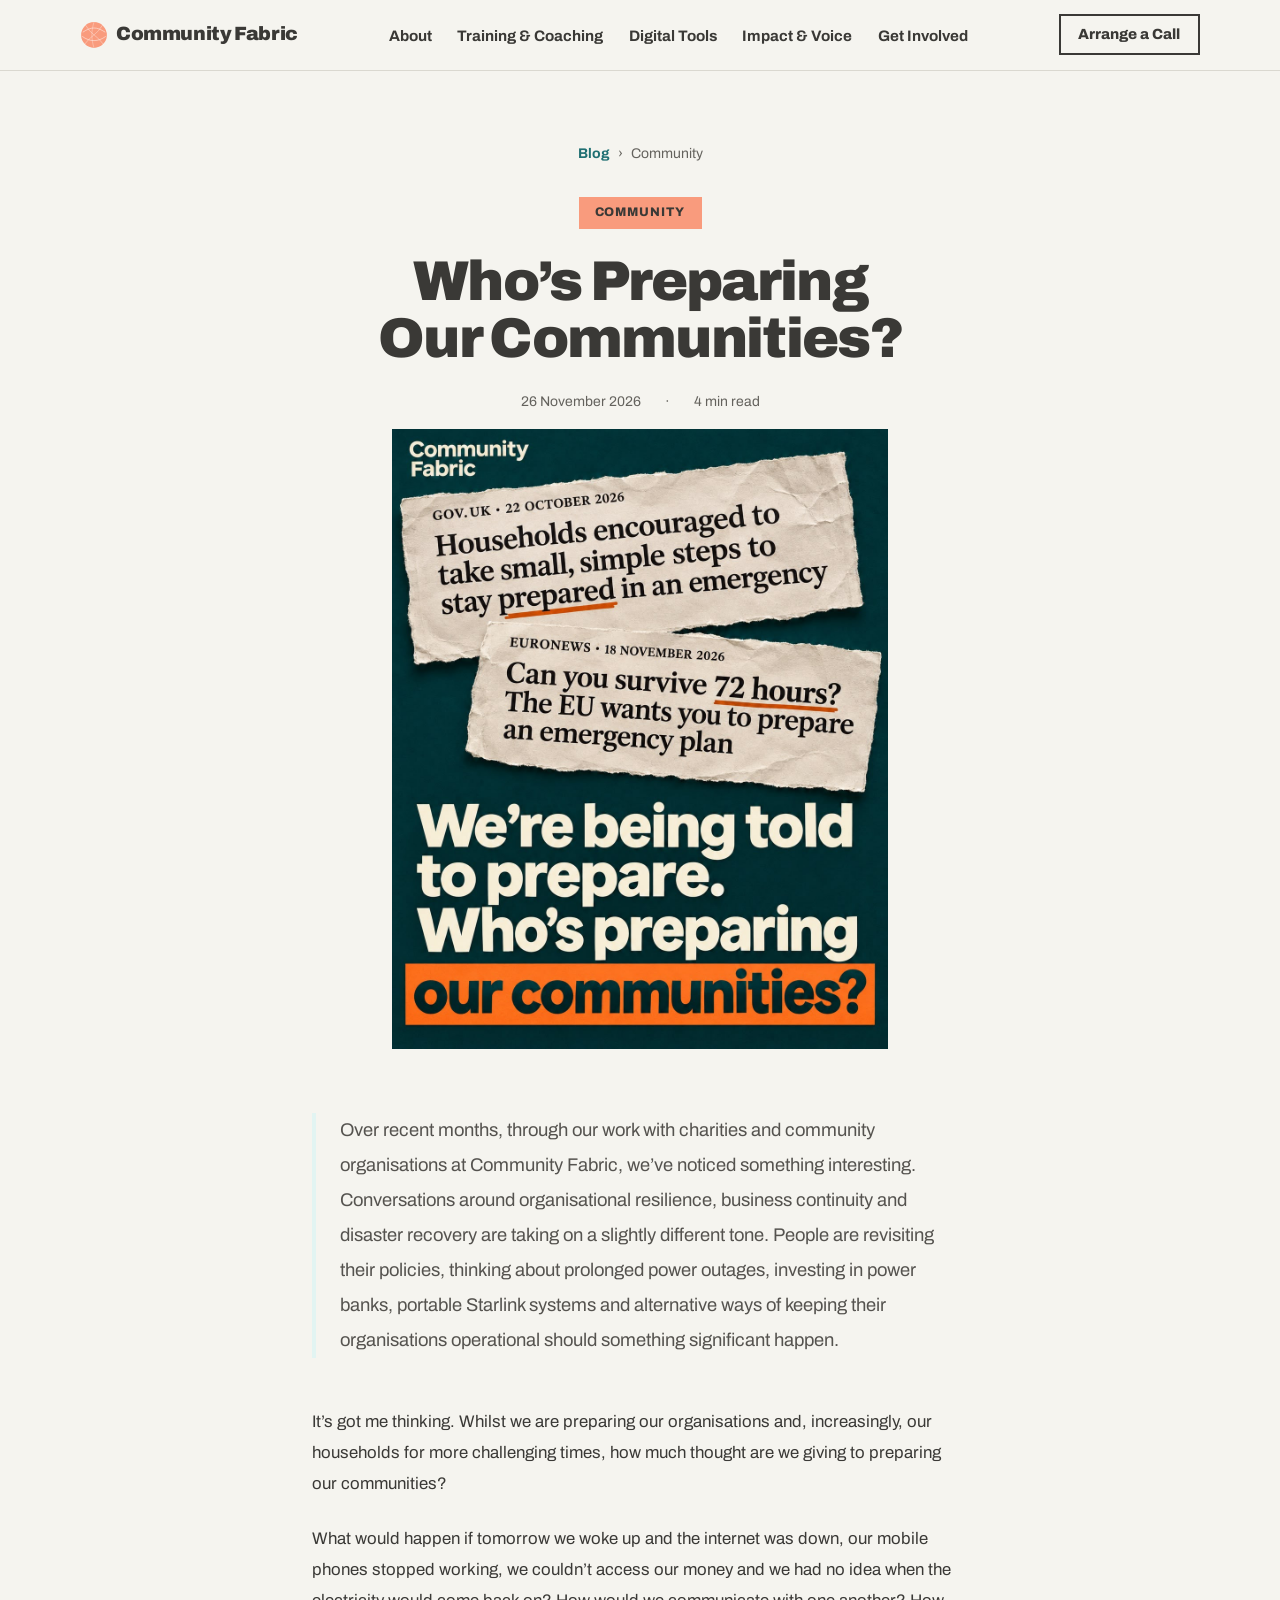
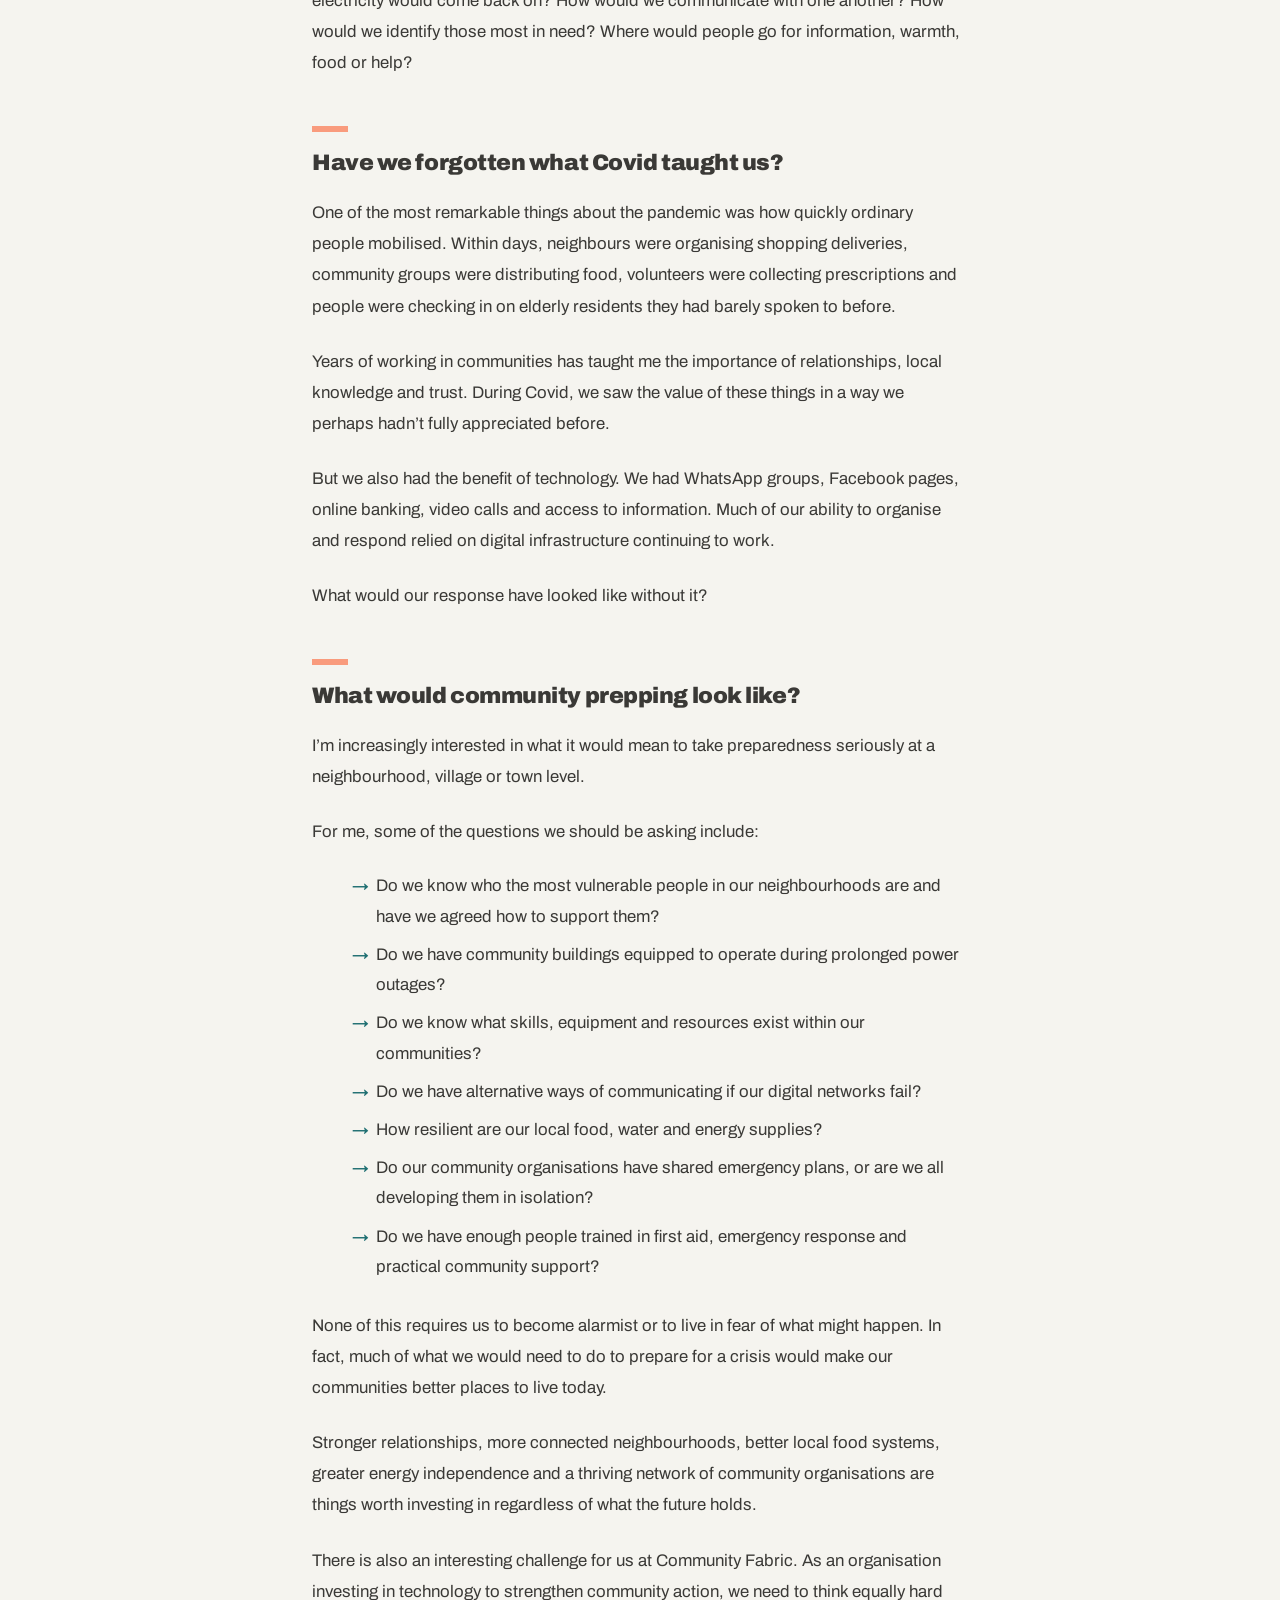
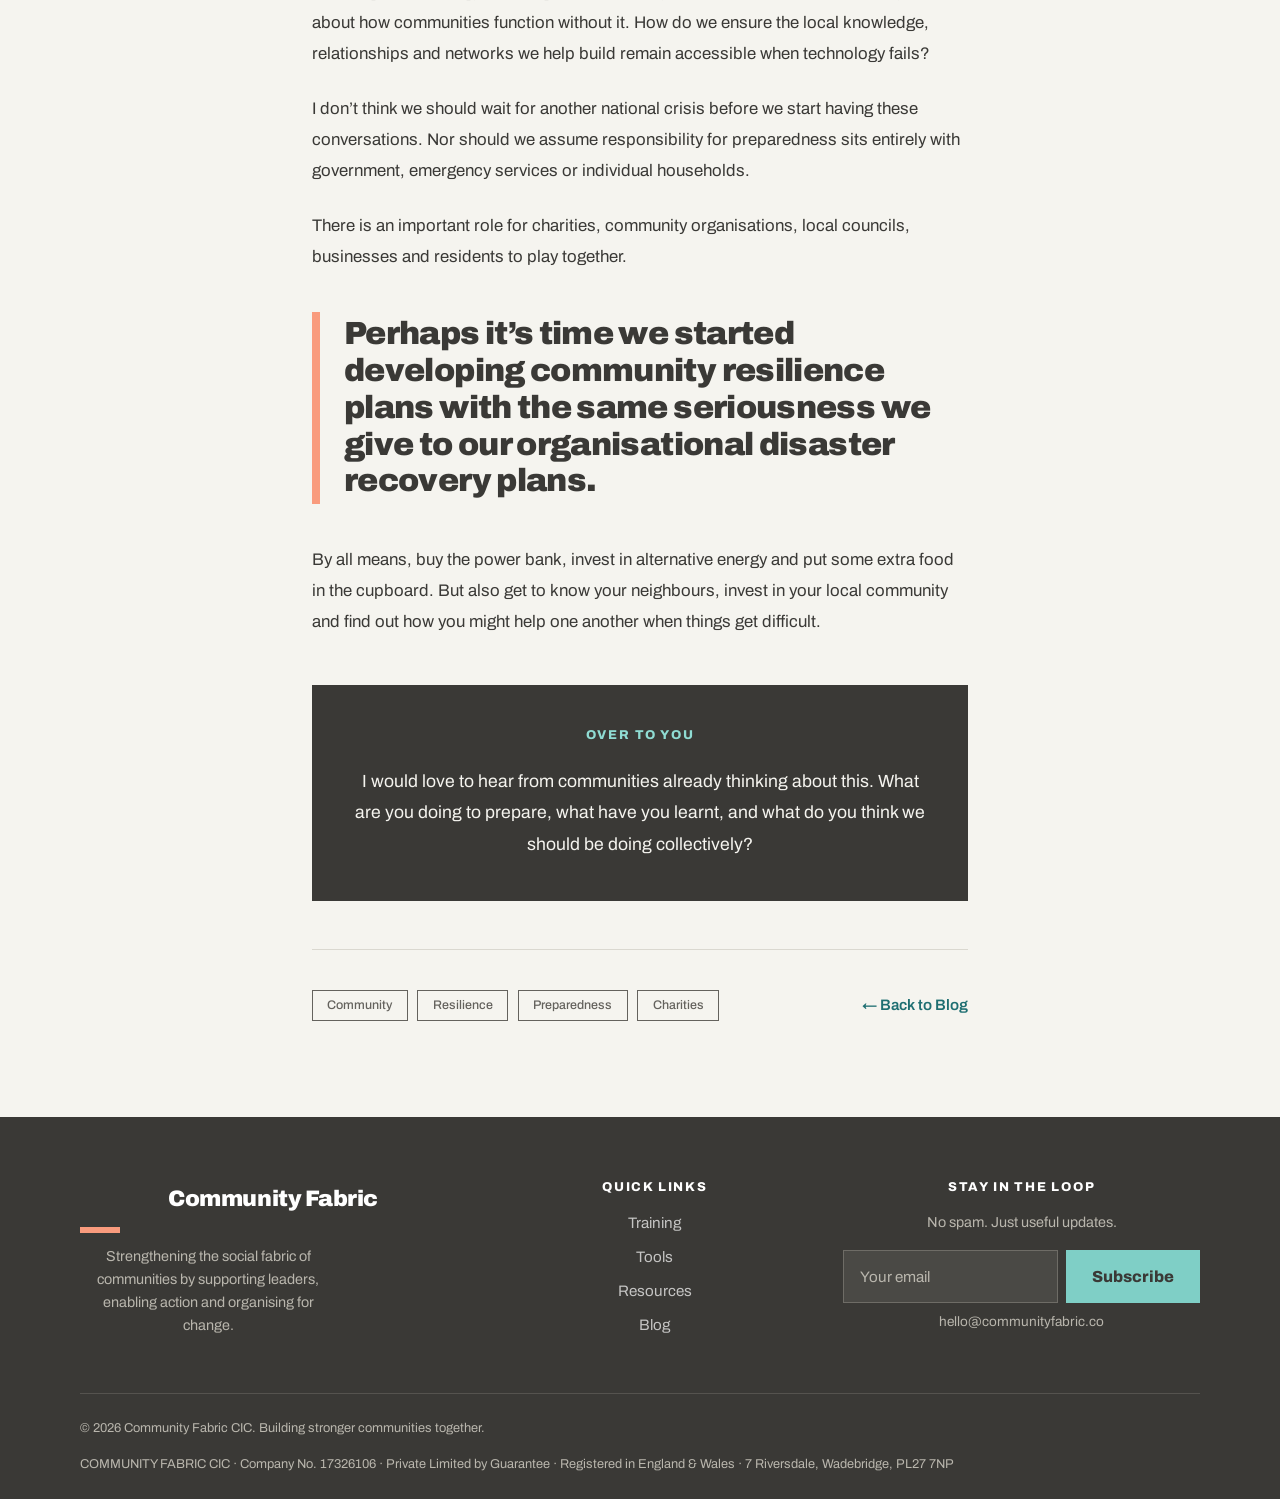
<file: blog/whos-preparing-our-communities.html>
<!DOCTYPE html>
<html lang="en">
<head>
    <meta charset="UTF-8">
    <meta name="viewport" content="width=device-width, initial-scale=1.0">
    <title>Who’s Preparing Our Communities? — Community Fabric CIC</title>
    <meta name="description" content="We’re preparing our organisations and households for more challenging times. How much thought are we giving to preparing our communities?">
    <link rel="icon" type="image/svg+xml" href="../favicon.svg">
    <link rel="icon" type="image/png" sizes="96x96" href="../favicon-96x96.png">
    <link rel="apple-touch-icon" sizes="180x180" href="../apple-touch-icon.png">
    <link rel="icon" type="image/x-icon" href="../favicon.ico">
    <link rel="manifest" href="../site.webmanifest">
    <link href="https://fonts.googleapis.com/css2?family=Archivo:wght@400;500;600;700;800;900&display=swap" rel="stylesheet">
    <link rel="stylesheet" href="../styles.css">
    <style>
        /* ── Post Hero ── */
        .post-hero {
            padding: 8rem 2rem 5rem;
            background: linear-gradient(160deg, #f0f9f4 0%, #fafaf9 60%, #fff5f3 100%);
            text-align: center;
        }

        .post-breadcrumb {
            display: flex;
            align-items: center;
            gap: 0.5rem;
            justify-content: center;
            margin-bottom: 2rem;
            font-size: 0.875rem;
            color: var(--stone-600);
        }
        .post-breadcrumb a {
            color: var(--teal);
            text-decoration: none;
            font-weight: 500;
        }
        .post-breadcrumb a:hover { text-decoration: underline; }

        .post-tag {
            display: inline-block;
            padding: 0.35rem 1rem;
            background: var(--sage-green);
            color: var(--stone-900);
            border-radius: 9999px;
            font-size: 0.78rem;
            font-weight: 600;
            margin-bottom: 1.5rem;
            text-transform: uppercase;
            letter-spacing: 0.06em;
        }

        .post-hero h1 {
            font-size: clamp(2rem, 5vw, 3.5rem);
            font-weight: 800;
            color: var(--stone-900);
            line-height: 1.2;
            max-width: 780px;
            margin: 0 auto 1.5rem;
        }

        .post-meta {
            display: flex;
            align-items: center;
            gap: 1.5rem;
            justify-content: center;
            color: var(--stone-600);
            font-size: 0.875rem;
            flex-wrap: wrap;
        }

        /* ── Featured Image ── */
        .post-featured-image {
            max-width: 860px;
            margin: -2rem auto 0;
            padding: 0 2rem;
        }
        .post-featured-image img {
            width: 100%;
            height: 420px;
            object-fit: cover;
            border-radius: 16px;
            box-shadow: 0 20px 60px rgba(0,0,0,0.12);
            display: block;
        }
        @media (max-width: 768px) {
            .post-featured-image img { height: 240px; border-radius: 12px; }
        }

        /* ── Article Body ── */
        .article-wrapper {
            max-width: 720px;
            margin: 0 auto;
            padding: 4rem 2rem 6rem;
        }

        .article-intro {
            font-size: 1.15rem;
            line-height: 1.9;
            color: var(--stone-600);
            margin-bottom: 3rem;
            font-weight: 300;
            border-left: 4px solid var(--sage-green);
            padding-left: 1.5rem;
        }

        .article-body p {
            font-size: 1.05rem;
            line-height: 1.85;
            color: var(--stone-900);
            margin-bottom: 1.5rem;
        }

        .article-body h2 {
            font-size: 1.4rem;
            font-weight: 700;
            color: var(--stone-900);
            margin: 3rem 0 1.25rem;
            line-height: 1.3;
        }
        .article-body h2::before {
            content: '';
            display: block;
            width: 36px;
            height: 3px;
            background: var(--coral);
            margin-bottom: 1rem;
            border-radius: 2px;
        }

        .article-body blockquote {
            background: white;
            border-left: 4px solid var(--teal);
            border-radius: 0 12px 12px 0;
            padding: 1.5rem 2rem;
            margin: 2rem 0;
            font-size: 1.1rem;
            line-height: 1.8;
            color: var(--stone-900);
            box-shadow: 0 4px 20px rgba(0,0,0,0.05);
            font-style: italic;
        }

        .article-body ul {
            margin: 1rem 0 1.75rem 0;
            list-style: none;
        }
        .article-body ul li {
            font-size: 1.05rem;
            line-height: 1.8;
            color: var(--stone-900);
            margin-bottom: 0.5rem;
            padding-left: 1.5rem;
            position: relative;
        }
        .article-body ul li::before {
            content: '→';
            position: absolute;
            left: 0;
            color: var(--teal);
            font-weight: 600;
        }

        .pull-quote {
            font-family: 'Caveat', cursive;
            font-size: 2rem;
            font-weight: 600;
            color: var(--coral);
            text-align: center;
            padding: 2rem 1rem;
            margin: 2.5rem 0;
            line-height: 1.4;
            border-top: 1px solid var(--stone-200);
            border-bottom: 1px solid var(--stone-200);
        }

        .closing-box {
            background: linear-gradient(135deg, #f0f9f4 0%, #e8f5ee 100%);
            border-radius: 20px;
            padding: 2.5rem;
            margin: 3rem 0;
            text-align: center;
        }
        .closing-box .label {
            font-family: 'Caveat', cursive;
            font-size: 1.6rem;
            font-weight: 600;
            color: var(--teal);
            margin-bottom: 1.25rem;
            display: block;
        }
        .closing-box p {
            font-size: 1.1rem;
            line-height: 1.8;
            color: var(--stone-900);
            margin-bottom: 0 !important;
        }

        /* ── Article Footer ── */
        .article-footer {
            border-top: 1px solid var(--stone-200);
            padding-top: 2.5rem;
            margin-top: 3rem;
            display: flex;
            align-items: center;
            justify-content: space-between;
            flex-wrap: wrap;
            gap: 1.5rem;
        }

        .article-tags {
            display: flex;
            gap: 0.6rem;
            flex-wrap: wrap;
        }
        .article-tag {
            padding: 0.3rem 0.9rem;
            background: var(--stone-200);
            color: var(--stone-600);
            border-radius: 9999px;
            font-size: 0.78rem;
            font-weight: 500;
        }

        .back-to-blog {
            display: inline-flex;
            align-items: center;
            gap: 0.5rem;
            color: var(--teal);
            text-decoration: none;
            font-weight: 600;
            font-size: 0.95rem;
            transition: gap 0.2s;
            white-space: nowrap;
        }
        .back-to-blog:hover { gap: 0.85rem; }

        /* ── Site Footer ── */
        .site-footer {
            background: var(--stone-900);
            color: rgba(255,255,255,0.5);
            text-align: center;
            padding: 3rem 2rem;
            font-size: 0.875rem;
        }
        .site-footer a {
            color: rgba(255,255,255,0.7);
            text-decoration: none;
        }
        .site-footer a:hover { color: white; }

        @media (max-width: 600px) {
            .article-footer {
                flex-direction: column;
                align-items: flex-start;
            }
            .pull-quote { font-size: 1.6rem; }
            .closing-box { padding: 2rem 1.5rem; }
        }
    </style>
<style>
        /* Design-system overrides — keep posts in line with the shared look */
        .post-hero { background: var(--cream); padding-top: 4.5rem; padding-bottom: 3rem; }
        .post-hero h1 { font-weight: 900; letter-spacing: -0.03em; line-height: 1.02; }
        .post-breadcrumb a { color: var(--teal-dark); font-weight: 700; }
        .post-tag { background: var(--coral); color: var(--ink); border-radius: 0; font-weight: 800; letter-spacing: 0.08em; text-transform: uppercase; }
        .post-featured-image img { border-radius: 0 !important; box-shadow: none !important; }
        .article-intro { font-weight: 400; color: var(--ink-soft); }
        .article-body h2 { font-weight: 900; letter-spacing: -0.02em; }
        .article-body h2::before { border-radius: 0; height: 6px; }
        .article-body blockquote { border-radius: 0; background: var(--paper); }
        .article-body ul li::before { color: var(--teal-dark); }
        .pull-quote { font-family: var(--font-heading); font-size: clamp(1.5rem, 3vw, 2rem); font-weight: 900; letter-spacing: -0.02em; line-height: 1.15; color: var(--ink); text-align: left; border: 0; border-left: 8px solid var(--coral); padding: 0.25rem 0 0.25rem 1.5rem; }
        .closing-box { background: var(--ink); border-radius: 0; }
        .closing-box .label, .part-divider span { font-family: var(--font-heading); font-size: 0.8rem; font-weight: 800; letter-spacing: 0.14em; text-transform: uppercase; }
        .closing-box .label { color: var(--mint); }
        .part-divider span { color: var(--coral-text); }
        .closing-box p { color: var(--cream); }
        .article-tag { border-radius: 0; background: transparent; border: 1px solid var(--muted); }
        .back-to-blog { color: var(--teal-dark); }
        /* Portrait poster image: show it whole rather than cropping */
        .post-featured-image.poster { max-width: 560px; }
        .post-featured-image.poster img { height: auto; }
    </style>
</head>
<body>

    <header class="site-header">
        <nav class="site-nav">
            <a href="../index.html" class="logo"><img width="28" height="28" src="../yarn-motif.svg" alt="" class="yarn-motif" style="width:28px;height:28px;">Community Fabric</a>
            <ul class="nav-links">
                <li><a href="../about.html">About</a></li>
                <li><a href="../training.html">Training &amp; Coaching</a></li>
                <li><a href="../resources.html">Digital Tools</a></li>
                <li><a href="../impact.html">Impact &amp; Voice</a></li>
                <li><a href="../get-involved.html">Get Involved</a></li>
            </ul>
            <div class="nav-cta">
                <a href="../get-involved.html#book-a-call" class="btn btn-secondary">Arrange a Call</a>
                <button class="hamburger" type="button" aria-label="Menu" aria-expanded="false" aria-controls="mobile-menu"><span></span><span></span><span></span></button>
            </div>
        </nav>
        <div class="mobile-menu" id="mobile-menu">
            <a href="../about.html">About</a>
            <a href="../training.html">Training &amp; Coaching</a>
            <a href="../resources.html">Digital Tools</a>
            <a href="../impact.html">Impact &amp; Voice</a>
            <a href="../get-involved.html">Get Involved</a>
            <a href="../get-involved.html#book-a-call">Arrange a Call</a>
        </div>
    </header>

        <!-- Post Hero -->
    <div class="post-hero">
        <div class="post-breadcrumb">
            <a href="../blog.html">Blog</a>
            <span>›</span>
            <span>Community</span>
        </div>
        <span class="post-tag">Community</span>
        <h1>Who’s Preparing Our Communities?</h1>
        <div class="post-meta">
            <span>26 November 2026</span>
            <span>·</span>
            <span>4 min read</span>
        </div>
    </div>

    <!-- Featured Image -->
    <div class="post-featured-image poster">
        <img src="../img/blog4.jpg" alt="Newspaper clippings: ‘Households encouraged to take small, simple steps to stay prepared in an emergency’ (GOV.UK) and ‘Can you survive 72 hours? The EU wants you to prepare an emergency plan’ (Euronews), above the words ‘We’re being told to prepare. Who’s preparing our communities?’" width="1122" height="1402" decoding="async">
    </div>

    <!-- Article -->
    <div class="article-wrapper">

        <p class="article-intro">
            Over recent months, through our work with charities and community organisations at Community Fabric, we’ve noticed something interesting. Conversations around organisational resilience, business continuity and disaster recovery are taking on a slightly different tone. People are revisiting their policies, thinking about prolonged power outages, investing in power banks, portable Starlink systems and alternative ways of keeping their organisations operational should something significant happen.
        </p>

        <div class="article-body">

            <p>It’s got me thinking. Whilst we are preparing our organisations and, increasingly, our households for more challenging times, how much thought are we giving to preparing our communities?</p>

            <p>What would happen if tomorrow we woke up and the internet was down, our mobile phones stopped working, we couldn’t access our money and we had no idea when the electricity would come back on? How would we communicate with one another? How would we identify those most in need? Where would people go for information, warmth, food or help?</p>

            <h2>Have we forgotten what Covid taught us?</h2>

            <p>One of the most remarkable things about the pandemic was how quickly ordinary people mobilised. Within days, neighbours were organising shopping deliveries, community groups were distributing food, volunteers were collecting prescriptions and people were checking in on elderly residents they had barely spoken to before.</p>

            <p>Years of working in communities has taught me the importance of relationships, local knowledge and trust. During Covid, we saw the value of these things in a way we perhaps hadn’t fully appreciated before.</p>

            <p>But we also had the benefit of technology. We had WhatsApp groups, Facebook pages, online banking, video calls and access to information. Much of our ability to organise and respond relied on digital infrastructure continuing to work.</p>

            <p>What would our response have looked like without it?</p>

            <h2>What would community prepping look like?</h2>

            <p>I’m increasingly interested in what it would mean to take preparedness seriously at a neighbourhood, village or town level.</p>

            <p>For me, some of the questions we should be asking include:</p>

            <ul>
                <li>Do we know who the most vulnerable people in our neighbourhoods are and have we agreed how to support them?</li>
                <li>Do we have community buildings equipped to operate during prolonged power outages?</li>
                <li>Do we know what skills, equipment and resources exist within our communities?</li>
                <li>Do we have alternative ways of communicating if our digital networks fail?</li>
                <li>How resilient are our local food, water and energy supplies?</li>
                <li>Do our community organisations have shared emergency plans, or are we all developing them in isolation?</li>
                <li>Do we have enough people trained in first aid, emergency response and practical community support?</li>
            </ul>

            <p>None of this requires us to become alarmist or to live in fear of what might happen. In fact, much of what we would need to do to prepare for a crisis would make our communities better places to live today.</p>

            <p>Stronger relationships, more connected neighbourhoods, better local food systems, greater energy independence and a thriving network of community organisations are things worth investing in regardless of what the future holds.</p>

            <p>There is also an interesting challenge for us at Community Fabric. As an organisation investing in technology to strengthen community action, we need to think equally hard about how communities function without it. How do we ensure the local knowledge, relationships and networks we help build remain accessible when technology fails?</p>

            <p>I don’t think we should wait for another national crisis before we start having these conversations. Nor should we assume responsibility for preparedness sits entirely with government, emergency services or individual households.</p>

            <p>There is an important role for charities, community organisations, local councils, businesses and residents to play together.</p>

            <div class="pull-quote">Perhaps it’s time we started developing community resilience plans with the same seriousness we give to our organisational disaster recovery plans.</div>

            <p>By all means, buy the power bank, invest in alternative energy and put some extra food in the cupboard. But also get to know your neighbours, invest in your local community and find out how you might help one another when things get difficult.</p>

            <div class="closing-box">
                <span class="label">Over to you</span>
                <p>I would love to hear from communities already thinking about this. What are you doing to prepare, what have you learnt, and what do you think we should be doing collectively?</p>
            </div>

        </div>

        <div class="article-footer">
            <div class="article-tags">
                <span class="article-tag">Community</span>
                <span class="article-tag">Resilience</span>
                <span class="article-tag">Preparedness</span>
                <span class="article-tag">Charities</span>
            </div>
            <a href="../blog.html" class="back-to-blog">← Back to Blog</a>
        </div>

    </div>

    <footer class="site-footer">
        <div class="container">
            <div class="footer-grid">
                <div>
                    <div class="footer-logo">Community Fabric</div>
                    <p style="color:#a8a29e;font-size:0.9rem;max-width:32ch;">Strengthening the social fabric of communities by supporting leaders, enabling action and organising for change.</p>
                </div>
                <div>
                    <h4>Quick Links</h4>
                    <ul>
                        <li><a href="../training.html">Training</a></li>
                        <li><a href="../resources.html">Tools</a></li>
                        <li><a href="../resources.html#guides">Resources</a></li>
                        <li><a href="../blog.html">Blog</a></li>
                    </ul>
                </div>
                <div>
                    <h4>Stay in the loop</h4>
                    <p style="color:#a8a29e;font-size:0.9rem;">No spam. Just useful updates.</p>
                    <form class="newsletter-form" action="https://formspree.io/f/mpqjjjvd" method="POST">
                        <label for="footer-email" class="visually-hidden">Email address for updates</label>
                        <input type="email" id="footer-email" name="email" placeholder="Your email" autocomplete="email" required>
                        <button type="submit" class="btn btn-primary">Subscribe</button>
                    </form>
                    <p class="form-success" role="status">Thanks — you're on the list.</p>
                    <p style="color:#a8a29e;font-size:0.85rem;">hello@communityfabric.co</p>
                </div>
            </div>
            <div class="footer-bottom">
                <span>© 2026 Community Fabric CIC. Building stronger communities together.</span>
                <span>COMMUNITY FABRIC CIC · Company No. 17326106 · Private Limited by Guarantee · Registered in England &amp; Wales · 7 Riversdale, Wadebridge, PL27 7NP</span>
            </div>
        </div>
    </footer>

    <script src="../site.js"></script>

</body>
</html>
</file>
<file: styles.css>
/* Community Fabric CIC — shared design system
   Visual language evolved from the Beyond Division campaign: warm cream base,
   charcoal bands for contrast, teal for action, coral as accent, Archivo type,
   square edges, and a "beam" motif for connection. */

:root {
    /* Core palette */
    --ink: #3A3936;        /* warm charcoal — a shade lighter than near-black */
    --ink-soft: #55534F;
    --cream: #F5F4EF;
    --sand: #EBE8DF;
    --paper: #FFFFFF;
    --muted: #64625D;
    --line: #DAD8D0;
    --on-dark: #E9E7E0;
    --on-dark-muted: #D9D7CF;

    --teal: #6CC4BE;        /* light aqua accent (bars, borders) */
    --teal-fill: #7FCFC6;   /* buttons & filled blocks — always ink text on it */
    --teal-fill-hover: #95D9D1;
    --teal-dark: #1F6F72;   /* blue-teal for links/text on cream, sand and white */
    --teal-deep: #185A5D;
    --teal-tint: #E2F4F2;
    --mint: #8FDCD3;        /* teal text on dark backgrounds */
    --coral: #F99B7D;       /* peach coral accent; use ink text on coral */
    --coral-text: #9E5B3F;  /* terracotta for coral text on cream/white */
    --coral-tint: #FDEDE6;
    --violet: #7A5CC2;

    /* Legacy names — mapped onto the new palette so older inline styles still resolve */
    --coral-dark: var(--coral-text);
    --sage-green: var(--teal-tint);
    --sage-dark: var(--teal-dark);
    --stone-50: var(--cream);
    --stone-200: var(--line);
    --stone-600: var(--muted);
    --stone-900: var(--ink);

    --font-heading: 'Archivo', system-ui, -apple-system, 'Segoe UI', sans-serif;
    --font-body: 'Archivo', system-ui, -apple-system, 'Segoe UI', sans-serif;

    --container-width: 1160px;
    --radius: 0px;
    --radius-sm: 0px;
    --section-pad: 5rem;
}

* { box-sizing: border-box; }

html { scroll-behavior: smooth; overflow-x: hidden; width: 100%; }

body {
    margin: 0;
    font-family: var(--font-body);
    color: var(--ink);
    background: var(--cream);
    line-height: 1.6;
    font-size: 1.0625rem;
    -webkit-font-smoothing: antialiased;
    overflow-x: hidden;
    width: 100%;
}

h1, h2, h3, h4 {
    font-family: var(--font-heading);
    line-height: 1.05;
    margin: 0 0 0.75rem;
    font-weight: 900;
    letter-spacing: -0.02em;
    text-wrap: balance;
    color: var(--ink);
}

h1 { font-size: clamp(2.6rem, 6.4vw, 4.75rem); letter-spacing: -0.035em; line-height: 0.95; }
h2 { font-size: clamp(2rem, 4.2vw, 3rem); letter-spacing: -0.03em; line-height: 1; }
h3 { font-size: 1.3rem; font-weight: 800; letter-spacing: -0.01em; line-height: 1.2; }
h4 { font-weight: 800; letter-spacing: 0; }

p { margin: 0 0 1rem; color: var(--ink-soft); }
strong { color: var(--ink); }

a { color: var(--teal-dark); }

img { max-width: 100%; height: auto; display: block; }
picture { display: contents; }

:focus-visible { outline: 3px solid var(--coral); outline-offset: 3px; }

.container {
    max-width: var(--container-width);
    margin: 0 auto;
    padding: 0 max(1.25rem, env(safe-area-inset-left, 0px));
}

/* ── Labels ─────────────────────────────────────────────── */
/* Campaign-style label: coral bar + small caps. .script-tag kept as an alias
   so every page header picks up the new look without markup changes. */
.eyebrow, .script-tag, .kicker {
    display: inline-flex;
    align-items: center;
    gap: 0.7rem;
    text-transform: uppercase;
    letter-spacing: 0.14em;
    font-family: var(--font-heading);
    font-size: 0.78rem;
    font-weight: 800;
    color: var(--ink);
    margin-bottom: 1rem;
    line-height: 1.2;
}
.eyebrow::before, .script-tag::before, .kicker::before {
    content: "";
    width: 28px;
    height: 6px;
    background: var(--coral);
    flex-shrink: 0;
}
.eyebrow.teal::before, .kicker.teal::before { background: var(--teal); }
.text-center .eyebrow, .text-center .script-tag, .section-head:not(.left) .eyebrow { justify-content: center; }

/* ── Statements & strike-through ────────────────────────── */
.statement {
    font-family: var(--font-heading);
    font-size: clamp(2rem, 4.8vw, 3.5rem);
    font-weight: 900;
    line-height: 1.02;
    letter-spacing: -0.03em;
    color: var(--ink);
    max-width: 20ch;
    margin-bottom: 2rem;
    text-wrap: balance;
}
.hl { color: var(--coral-text); }
.hl-teal { color: var(--teal-dark); }

/* "Old story → new story": the first line struck through with a coral bar */
.strike { font-family: var(--font-heading); font-weight: 800; line-height: 1.15; font-size: clamp(1.2rem, 2.2vw, 1.6rem); margin: 0 0 1.25rem; }
.strike s { text-decoration: none; position: relative; color: inherit; }
.strike s::after { content: ""; position: absolute; left: -5px; right: -5px; top: 52%; height: 5px; background: var(--coral); transform: rotate(-4deg); }
.strike span { display: block; color: var(--teal-dark); }

/* ── Beam motif ─────────────────────────────────────────── */
/* Two wedges crossing: a reusable sign for connection. Purely decorative. */
.beam {
    position: relative;
    display: block;
    width: 160px;
    height: 96px;
    pointer-events: none;
}
.beam::before, .beam::after { content: ""; position: absolute; inset: 0; }
.beam::before { background: var(--coral); clip-path: polygon(0 6%, 72% 42%, 72% 58%, 0 94%); }
.beam::after  { background: var(--teal);  clip-path: polygon(100% 18%, 30% 46%, 30% 54%, 100% 82%); mix-blend-mode: multiply; }
.beam.sm { width: 84px; height: 50px; }
.beam.lg { width: 260px; height: 156px; }

/* ── Buttons ────────────────────────────────────────────── */
.btn {
    display: inline-flex;
    align-items: center;
    justify-content: center;
    gap: 0.5rem;
    padding: 0.95rem 1.5rem;
    border-radius: 0;
    font-family: var(--font-heading);
    font-weight: 800;
    font-size: 1rem;
    line-height: 1.2;
    text-decoration: none;
    border: 2px solid transparent;
    cursor: pointer;
    transition: background 0.15s ease, color 0.15s ease, border-color 0.15s ease;
}
.btn-primary { background: var(--teal-fill); color: var(--ink); }
.btn-primary:hover { background: var(--teal-fill-hover); }
.btn-secondary { background: transparent; color: var(--ink); border-color: var(--ink); }
.btn-secondary:hover { background: var(--ink); color: var(--cream); }
.btn-tertiary { background: var(--coral); color: var(--ink); }
.btn-tertiary:hover { background: #FBAE95; }
.cta-row { display: flex; flex-wrap: wrap; gap: 0.75rem; }

/* Buttons on dark backgrounds */
.on-dark .btn-secondary, .home-hero .btn-secondary, .band-ink .btn-secondary, .promo-band .btn-secondary, .cta-dark .btn-secondary {
    color: var(--cream); border-color: rgba(245,244,239,0.7);
}
.on-dark .btn-secondary:hover, .home-hero .btn-secondary:hover, .band-ink .btn-secondary:hover, .promo-band .btn-secondary:hover, .cta-dark .btn-secondary:hover {
    background: var(--cream); color: var(--ink); border-color: var(--cream);
}

/* ── Nav ────────────────────────────────────────────────── */
header.site-header {
    position: sticky;
    top: 0;
    z-index: 100;
    background: rgba(245,244,239,0.95);
    backdrop-filter: blur(8px);
    border-bottom: 1px solid var(--line);
}
nav.site-nav {
    max-width: var(--container-width);
    margin: 0 auto;
    padding: 0.9rem 1.25rem;
    display: flex;
    align-items: center;
    justify-content: space-between;
    gap: 1rem;
}
.logo {
    font-family: var(--font-heading);
    font-weight: 900;
    font-size: 1.2rem;
    letter-spacing: -0.02em;
    text-decoration: none;
    color: var(--ink);
    display: flex;
    align-items: center;
    gap: 0.5rem;
}
.nav-links {
    list-style: none;
    display: flex;
    align-items: center;
    gap: 1.6rem;
    margin: 0;
    padding: 0;
}
.nav-links a {
    color: var(--ink);
    text-decoration: none;
    font-weight: 700;
    font-size: 0.95rem;
    padding: 0.35rem 0;
    border-bottom: 3px solid transparent;
}
.nav-links a:hover { border-bottom-color: var(--line); }
.nav-links a.active { border-bottom-color: var(--coral); }
.nav-cta { display: flex; align-items: center; gap: 0.75rem; }
.nav-cta .btn { padding: 0.6rem 1.1rem; font-size: 0.92rem; }
.hamburger {
    display: none;
    flex-direction: column;
    gap: 5px;
    background: none;
    border: none;
    cursor: pointer;
    padding: 0.5rem;
}
.hamburger span { width: 24px; height: 3px; background: var(--ink); }

.mobile-menu {
    display: none;
    flex-direction: column;
    padding: 0.25rem 1.25rem 1.25rem;
    border-top: 1px solid var(--line);
}
.mobile-menu a {
    color: var(--ink);
    text-decoration: none;
    font-weight: 800;
    font-size: 1.1rem;
    padding: 0.85rem 0;
    border-bottom: 1px solid var(--line);
}
.mobile-menu.open { display: flex; }

@media (max-width: 920px) {
    .nav-links, .nav-cta .btn-secondary { display: none; }
    .hamburger { display: flex; }
}

/* ── Page hero (inner pages): headline on cream, real photo beside it ── */
.page-hero { padding: 4rem 0 4.5rem; background: var(--cream); position: relative; }
.page-hero-grid {
    display: grid;
    grid-template-columns: minmax(0, 1.1fr) minmax(0, 0.9fr);
    gap: 3.5rem;
    align-items: center;
}
.page-hero h1 { margin-bottom: 1.25rem; }
.page-hero .subhead { font-size: 1.2rem; max-width: 48ch; color: var(--ink-soft); }
.page-hero-media { position: relative; }
.page-hero-media img { width: 100%; aspect-ratio: 4/3.2; object-fit: cover; }
.page-hero-media .beam { position: absolute; left: -48px; bottom: -36px; }
.page-hero.compact { padding-bottom: 3rem; }
.page-hero.compact .page-hero-grid { grid-template-columns: 1fr; }
.page-hero.compact h1 { max-width: 16ch; }
@media (max-width: 860px) {
    .page-hero { padding: 2.5rem 0 3rem; }
    .page-hero h1 { font-size: clamp(2.1rem, 10.5vw, 3.4rem); overflow-wrap: break-word; }
    .page-hero-grid { grid-template-columns: 1fr; gap: 2.5rem; }
    .page-hero-media .beam { left: auto; right: 12px; bottom: -28px; }
    .page-hero-media .beam:not(.sm) { width: 110px; height: 66px; }
}

/* ── Home hero: dark, campaign-confident ─────────────────── */
.home-hero { background: var(--ink); color: var(--cream); padding: 4.5rem 0 0; overflow: hidden; }
.home-hero-grid {
    display: grid;
    grid-template-columns: minmax(0, 1.15fr) minmax(0, 0.85fr);
    gap: 3rem;
    align-items: end;
}
.home-hero h1 { color: #fff; font-size: clamp(2.6rem, 6vw, 4.6rem); margin-bottom: 1.5rem; max-width: 14ch; }
.home-hero h1 .hl { color: var(--coral); }
.home-hero .strike { color: var(--cream); }
.home-hero .strike span { color: var(--mint); }
.home-hero .lead { font-size: 1.2rem; color: var(--on-dark); max-width: 52ch; }
.home-hero .eyebrow { color: var(--cream); }
.home-hero .cta-row { padding-bottom: 4.5rem; margin-top: 2rem; }
.home-hero-media { position: relative; align-self: center; aspect-ratio: 1400 / 1494; margin-bottom: 4.5rem; }  /* matches the photo crop so none of it is cut off */
.home-hero-media img { position: absolute; inset: 0; width: 100%; height: 100%; object-fit: cover; border-radius: 8px; }
.home-hero-media .beam { position: absolute; left: -56px; bottom: 56px; }
.who-for { display: flex; flex-wrap: wrap; gap: 0.5rem; margin: 0 0 0.5rem; padding: 0; list-style: none; }
.who-for li { border: 1px solid rgba(245,244,239,0.35); color: var(--on-dark); font-size: 0.85rem; font-weight: 700; padding: 0.35rem 0.75rem; }
@media (max-width: 860px) {
    .home-hero { padding-top: 2.5rem; }
    .home-hero-grid { grid-template-columns: 1fr; gap: 0; }
    .home-hero .cta-row { padding-bottom: 2.5rem; }
    .home-hero-media { min-height: 260px; margin: 0 -1.25rem; aspect-ratio: auto; height: 100vw; max-height: 520px; }
    .home-hero-media .beam { left: auto; right: 16px; top: -40px; width: 110px; height: 66px; }
}

/* ── Legacy hero (kept for any page still using it) ─────── */
.hero { padding: 4.5rem 0 3.5rem; background: var(--cream); position: relative; overflow: hidden; }
.hero-grid { display: grid; grid-template-columns: 1.1fr 0.9fr; gap: 3rem; align-items: center; }
.hero h1 { margin-bottom: 1rem; }
.hero .subhead { font-size: 1.15rem; max-width: 46ch; }
.hero-media { position: relative; overflow: hidden; aspect-ratio: 4/3; }
.hero-media img { width: 100%; height: 100%; object-fit: cover; }
@media (max-width: 900px) {
    .hero-grid { grid-template-columns: 1fr; }
    .hero-media { order: -1; }
}
.photo-header {
    position: relative;
    min-height: 340px;
    display: flex;
    align-items: flex-end;
    background-size: cover;
    background-position: center;
    overflow: hidden;
}
.photo-header::before { content: ''; position: absolute; inset: 0; background: linear-gradient(180deg, rgba(44,44,42,0.1) 0%, rgba(44,44,42,0.8) 100%); }
.photo-header .container { position: relative; width: 100%; padding-bottom: 2.5rem; padding-top: 2.5rem; }
.photo-header .script-tag, .photo-header h1 { color: #fff; }
.photo-header .subhead { color: rgba(255,255,255,0.9); max-width: 56ch; }

/* ── Two-column narrative + photo ───────────────────────── */
.mission-grid { display: grid; grid-template-columns: 1.1fr 0.9fr; gap: 3rem; align-items: center; }
.mission-media { overflow: hidden; aspect-ratio: 4/3; }
.mission-media img { width: 100%; height: 100%; object-fit: cover; }
@media (max-width: 860px) {
    .mission-grid { grid-template-columns: 1fr; }
    .mission-grid .mission-media { order: -1; }
}

/* ── Section rhythm ─────────────────────────────────────── */
section { padding: var(--section-pad) 0; }
.section-head { max-width: 680px; margin: 0 auto 3rem; text-align: center; }
.section-head.left { margin: 0 0 3rem; text-align: left; }
.section-head p { font-size: 1.1rem; }
.bg-tint, .band-sand { background: var(--sand); }
.band-paper { background: var(--paper); }
.band-ink { background: var(--ink); color: var(--cream); }
.band-ink h2, .band-ink h3 { color: #fff; }
.band-ink p { color: var(--on-dark-muted); }
.band-ink .eyebrow { color: var(--cream); }
.band-ink .eyebrow::before { background: var(--teal); }
.band-coral { background: var(--coral); color: var(--ink); }
.band-coral .eyebrow::before { background: var(--ink); }
.band-coral p { color: var(--ink); }
.section-compact { padding: 3rem 0; }
.rule-top { border-top: 1px solid var(--line); }
@media (max-width: 640px) {
    :root { --section-pad: 3.5rem; }
}

/* ── Grids ──────────────────────────────────────────────── */
.grid-3 { display: grid; grid-template-columns: repeat(3, minmax(0, 1fr)); gap: 1.25rem; }
.grid-2 { display: grid; grid-template-columns: repeat(2, minmax(0, 1fr)); gap: 1.25rem; }
@media (max-width: 860px) {
    .grid-3 { grid-template-columns: repeat(2, minmax(0, 1fr)); }
}
@media (max-width: 640px) {
    .grid-3, .grid-2 { grid-template-columns: 1fr; }
}

/* ── Cards: white on cream, thin rule, colour comes from the badge ── */
.card {
    background: var(--paper);
    border: 1px solid var(--line);
    padding: 2rem;
    text-decoration: none;
    color: inherit;
    display: flex;
    flex-direction: column;
    transition: border-color 0.15s ease, transform 0.15s ease;
}
a.card:hover { border-color: var(--ink); transform: translateY(-2px); }
.card h3 { margin-bottom: 0.5rem; }
.card p { font-size: 1rem; }
.card .icon-badge {
    width: 52px;
    height: 52px;
    display: flex;
    align-items: center;
    justify-content: center;
    margin-bottom: 1.25rem;
}
.card .card-link, .card-link { color: var(--teal-dark); font-weight: 800; font-size: 0.95rem; margin-top: auto; text-decoration: none; }
.card .card-link { padding-top: 0.5rem; }

.icon-badge { display: flex; align-items: center; justify-content: center; }
.icon-badge.coral { background: var(--coral); color: var(--ink); }
.icon-badge.teal { background: var(--teal-fill); color: var(--ink); }
.icon-badge.sage { background: var(--ink); color: var(--cream); }

/* Theme card — label-chip heading, as on Beyond Division */
.chip {
    display: inline-block;
    align-self: flex-start;
    font-family: var(--font-heading);
    font-weight: 900;
    font-size: 1.05rem;
    padding: 0.3rem 0.65rem;
    line-height: 1.25;
}
.chip.coral { background: var(--coral); color: var(--ink); }
.chip.ink { background: var(--ink); color: var(--cream); }
.chip.teal { background: var(--teal-fill); color: var(--ink); }

/* Numbered gap cards */
.gap-card { padding: 2rem 1.75rem; background: var(--paper); border-top: 6px solid var(--coral); }
.gap-card:nth-child(3n+2) { border-top-color: var(--ink); }
.gap-card:nth-child(3n) { border-top-color: var(--teal); }
.gap-card .gap-number {
    font-family: var(--font-heading);
    font-size: 2.6rem;
    font-weight: 900;
    color: var(--coral-text);
    margin-bottom: 0.5rem;
    line-height: 1;
}
.gap-card:nth-child(3n+2) .gap-number { color: var(--ink); }
.gap-card:nth-child(3n) .gap-number { color: var(--teal-dark); }

/* Program cards (home) */
.program-card {
    background: var(--paper);
    padding: 2rem;
    border: 1px solid var(--line);
    border-left: 8px solid var(--coral);
    display: flex;
    flex-direction: column;
}
.program-card:nth-child(3n+2) { border-left-color: var(--ink); }
.program-card:nth-child(3n) { border-left-color: var(--teal); }
.program-card .duration {
    align-self: flex-start;
    font-size: 0.75rem;
    font-weight: 800;
    letter-spacing: 0.08em;
    text-transform: uppercase;
    color: var(--ink);
    border: 1px solid var(--ink);
    padding: 0.25rem 0.6rem;
    margin-bottom: 1rem;
}
.program-card ul { padding-left: 1.1rem; color: var(--ink-soft); }
.program-card .btn { align-self: flex-start; margin-top: auto !important; }

/* Numbered list rows (editorial) */
.num-list { list-style: none; margin: 0; padding: 0; border-top: 2px solid var(--ink); }
.num-list > li { display: grid; grid-template-columns: 5rem minmax(0, 1fr); gap: 1.5rem; padding: 1.75rem 0; border-bottom: 1px solid var(--line); align-items: baseline; }
.num-list h3 { margin-bottom: 0.35rem; }
.num-list p { margin: 0; max-width: 62ch; }
.num-list .num { font-family: var(--font-heading); font-size: 2.4rem; font-weight: 900; color: var(--coral-text); line-height: 1; }
.num-list > li:nth-child(3n+2) .num { color: var(--ink); }
.num-list > li:nth-child(3n) .num { color: var(--teal-dark); }
@media (max-width: 640px) {
    .num-list > li { grid-template-columns: 3rem minmax(0, 1fr); gap: 1rem; }
    .num-list .num { font-size: 1.7rem; }
}

/* Fact strip */
.fact-strip { display: grid; grid-template-columns: repeat(4, minmax(0, 1fr)); background: var(--teal-fill); color: var(--ink); }
.fact-strip > div { padding: 1.5rem 1.25rem; border-left: 1px solid rgba(58,57,54,0.2); }
.fact-strip > div:first-child { border-left: 0; }
.fact-strip b { display: block; font-family: var(--font-heading); font-size: 1.9rem; font-weight: 900; line-height: 1.05; }
.fact-strip span { font-size: 0.92rem; font-weight: 600; }
@media (max-width: 720px) {
    .fact-strip { grid-template-columns: repeat(2, minmax(0, 1fr)); }
    .fact-strip > div:nth-child(3) { border-left: 0; }
    .fact-strip > div:nth-child(n+3) { border-top: 1px solid rgba(58,57,54,0.2); }
}

/* Pull quote */
.pull-quote { border-left: 8px solid var(--coral); padding: 0.25rem 0 0.25rem 1.75rem; margin: 0; }
.pull-quote p { font-family: var(--font-heading); font-size: clamp(1.5rem, 3vw, 2.2rem); font-weight: 900; line-height: 1.12; letter-spacing: -0.02em; color: var(--ink); margin-bottom: 1rem; }
.pull-quote cite { font-style: normal; font-weight: 700; color: var(--muted); font-size: 0.95rem; }
.band-ink .pull-quote p { color: #fff; }
.band-ink .pull-quote cite { color: var(--on-dark-muted); }

/* ── Blog cards ─────────────────────────────────────────── */
.post-card {
    display: flex;
    flex-direction: column;
    text-decoration: none;
    color: inherit;
    overflow: hidden;
    border: 1px solid var(--line);
    background: var(--paper);
    transition: border-color 0.15s ease;
}
.post-card:hover { border-color: var(--ink); }
.post-card-thumb { aspect-ratio: 16/10; overflow: hidden; }
.post-card-thumb img { width: 100%; height: 100%; object-fit: cover; }
.post-card-body { padding: 1.5rem; display: flex; flex-direction: column; flex: 1; }
.post-card-body h2, .post-card-body h3 { font-size: 1.3rem; line-height: 1.2; letter-spacing: -0.01em; }
.post-card-tag {
    align-self: flex-start;
    font-size: 0.72rem;
    font-weight: 800;
    letter-spacing: 0.08em;
    text-transform: uppercase;
    padding: 0.25rem 0.55rem;
    margin-bottom: 0.85rem;
    background: var(--coral);
    color: var(--ink);
}
.post-card-tag.teal { background: var(--teal-fill); color: var(--ink); }
.post-card-tag.sage { background: var(--ink); color: var(--cream); }
.post-card-meta { font-size: 0.85rem; color: var(--muted); margin-top: auto; padding-top: 0.75rem; }

/* ── CTA banner: coral with ink text, so it never merges into the dark footer ── */
.cta-banner {
    background: var(--coral);
    color: var(--ink);
    padding: 3.5rem 2.5rem;
    text-align: center;
    position: relative;
    overflow: hidden;
}
.cta-banner h2 { color: var(--ink); }
.cta-banner p { color: var(--ink); font-size: 1.1rem; max-width: 56ch; margin-left: auto; margin-right: auto; }
.cta-banner .cta-row { justify-content: center; }
.cta-banner .btn-primary { background: var(--ink); color: var(--cream); }
.cta-banner .btn-primary:hover { background: #000; }
.cta-banner .btn-secondary { border-color: var(--ink); }
.cta-banner .btn-tertiary { background: var(--paper); color: var(--ink); }
@media (max-width: 640px) { .cta-banner { padding: 2.5rem 1.5rem; } }

/* ── Footer ─────────────────────────────────────────────── */
footer.site-footer {
    background: var(--ink);
    color: var(--on-dark-muted);
    padding: 4rem 0 1.5rem;
}
.footer-grid {
    display: grid;
    grid-template-columns: 1.3fr 1fr 1.2fr;
    gap: 2.5rem;
    padding-bottom: 2.5rem;
    border-bottom: 1px solid #55534F;
}
.footer-grid h4 { color: #fff; font-size: 0.8rem; letter-spacing: 0.14em; text-transform: uppercase; margin-bottom: 1rem; }
.footer-grid ul { list-style: none; padding: 0; margin: 0; }
.footer-grid li { margin-bottom: 0.6rem; }
.footer-grid a { color: var(--on-dark-muted); text-decoration: none; font-size: 0.95rem; }
.footer-grid a:hover { color: #fff; text-decoration: underline; }
.footer-grid p { color: #B9B6AD !important; }
.footer-logo { font-family: var(--font-heading); font-weight: 900; font-size: 1.4rem; letter-spacing: -0.02em; color: #fff; margin-bottom: 0.75rem; }
.footer-logo::after { content: ""; display: block; width: 40px; height: 6px; background: var(--coral); margin-top: 0.6rem; }
.newsletter-form { display: flex; flex-wrap: wrap; gap: 0.5rem; margin: 1rem 0 0.5rem; }
.newsletter-form input {
    flex: 1 1 160px;
    min-width: 0;
    padding: 0.8rem 1rem;
    border-radius: 0;
    border: 1px solid #6E6C66;
    background: #4A4945;
    color: #fff;
    font-family: var(--font-body);
    font-size: 0.95rem;
}
.newsletter-form button { flex-shrink: 0; }
.newsletter-form input::placeholder { color: #B9B6AD; }
.newsletter-note { font-size: 0.8rem; color: #B9B6AD; }
.footer-bottom {
    padding-top: 1.5rem;
    display: flex;
    flex-wrap: wrap;
    justify-content: space-between;
    gap: 1rem;
    font-size: 0.8rem;
    color: #B9B6AD;
}
@media (max-width: 760px) {
    .footer-grid { grid-template-columns: 1fr; }
}

/* ── Badges ─────────────────────────────────────────────── */
.coming-soon-badge {
    align-self: flex-start;
    display: inline-block;
    font-size: 0.72rem;
    font-weight: 800;
    text-transform: uppercase;
    letter-spacing: 0.08em;
    border: 1px solid var(--muted);
    color: var(--muted);
    padding: 0.25rem 0.6rem;
    margin-bottom: 1rem;
}
.coming-soon-badge.live { border-color: var(--teal-fill); background: var(--teal-fill); color: var(--ink); }

/* ── Forms ──────────────────────────────────────────────── */
.form-field { margin-bottom: 1rem; }
.form-field label { display: block; font-weight: 800; margin-bottom: 0.4rem; font-size: 0.92rem; }
.form-field input, .form-field textarea {
    width: 100%;
    padding: 0.85rem 1rem;
    border-radius: 0;
    border: 1px solid var(--line);
    background: var(--paper);
    font-family: var(--font-body);
    font-size: 1rem;
    color: var(--ink);
}
.form-field input:focus, .form-field textarea:focus { outline: none; border-color: var(--ink); box-shadow: inset 0 0 0 1px var(--ink); }
.form-field textarea { min-height: 140px; resize: vertical; }
.form-success { display: none; color: var(--teal-dark); font-weight: 800; }
footer .form-success { color: var(--mint); }

/* ── Team ───────────────────────────────────────────────── */
.avatar-placeholder {
    width: 100%;
    aspect-ratio: 1;
    display: flex;
    align-items: center;
    justify-content: center;
    font-family: var(--font-heading);
    font-weight: 900;
    font-size: 2.5rem;
    color: var(--ink);
    background: var(--teal-fill);
}
.team-photo, .avatar-placeholder { width: 140px; height: 140px; margin: 0 auto 1.25rem; }
.team-photo img { width: 100%; height: 100%; object-fit: cover; }
.team-card { text-align: center; }

/* ── Flip values cards ──────────────────────────────────── */
.flip-card { perspective: 1000px; height: 120px; cursor: pointer; }
.flip-card-inner {
    position: relative;
    width: 100%;
    height: 100%;
    transition: transform 0.5s;
    transform-style: preserve-3d;
}
.flip-card.flipped .flip-card-inner { transform: rotateY(180deg); }
.flip-card-front, .flip-card-back {
    position: absolute;
    inset: 0;
    backface-visibility: hidden;
    display: flex;
    align-items: center;
    justify-content: center;
    text-align: center;
    padding: 1.25rem;
}
.flip-card-front { background: var(--paper); border: 1px solid var(--line); font-family: var(--font-heading); font-weight: 900; font-size: 1.5rem; letter-spacing: -0.02em; color: var(--ink); }
.flip-card-front::after { content: "+"; position: absolute; right: 14px; top: 8px; font-size: 1.1rem; color: var(--muted); }
.flip-card-back { transform: rotateY(180deg); font-size: 0.98rem; font-weight: 600; }
.flip-card:nth-child(3n+1) .flip-card-back { background: var(--coral); color: var(--ink); }
.flip-card:nth-child(3n+2) .flip-card-back { background: var(--ink); color: var(--cream); }
.flip-card:nth-child(3n) .flip-card-back { background: var(--teal-fill); color: var(--ink); }

.breadcrumb { font-size: 0.85rem; color: var(--muted); margin-bottom: 1rem; }
.breadcrumb a { color: var(--muted); }

/* ── Beyond Division promo (home + training) ─────────────── */
.promo-band { background: var(--ink); color: var(--cream); }
.promo-grid { display: grid; grid-template-columns: 1.2fr 0.8fr; gap: 3rem; align-items: center; }
.promo-tag { display: inline-flex; align-items: center; gap: 0.6rem; font-size: 0.78rem; font-weight: 800; letter-spacing: 0.14em; text-transform: uppercase; color: var(--cream); margin-bottom: 1rem; }
.promo-tag::before { content: ""; width: 28px; height: 6px; background: var(--coral); }
.promo-band h2 { color: #fff; font-size: clamp(2.4rem, 5.5vw, 3.8rem); line-height: 0.92; margin-bottom: 1rem; }
.promo-band .strike { color: var(--cream); }
.promo-band .strike span { color: var(--mint); }
.promo-band p { color: var(--on-dark-muted); max-width: 54ch; }
.promo-facts { list-style: none; margin: 0; padding: 0; display: grid; grid-template-columns: 1fr 1fr; gap: 1px; background: rgba(255,255,255,0.15); }
.promo-facts li { background: var(--ink); padding: 1.2rem 1.25rem; }
.promo-facts b { display: block; font-size: 1.6rem; font-weight: 900; color: #fff; line-height: 1.1; }
.promo-facts span { font-size: 0.88rem; color: var(--on-dark-muted); }
.promo-facts li:first-child b { color: var(--coral); }
@media (max-width: 860px) {
    .promo-grid { grid-template-columns: 1fr; gap: 2rem; }
}

/* ── Utility ────────────────────────────────────────────── */
.text-center { text-align: center; }
.mt-2 { margin-top: 2rem; }
.small-note { font-size: 0.88rem; color: var(--muted); }
.text-block { max-width: 700px; margin: 0; }
.lead { font-size: 1.2rem; }
.visually-hidden { position: absolute; width: 1px; height: 1px; overflow: hidden; clip: rect(0 0 0 0); white-space: nowrap; }
</file>
